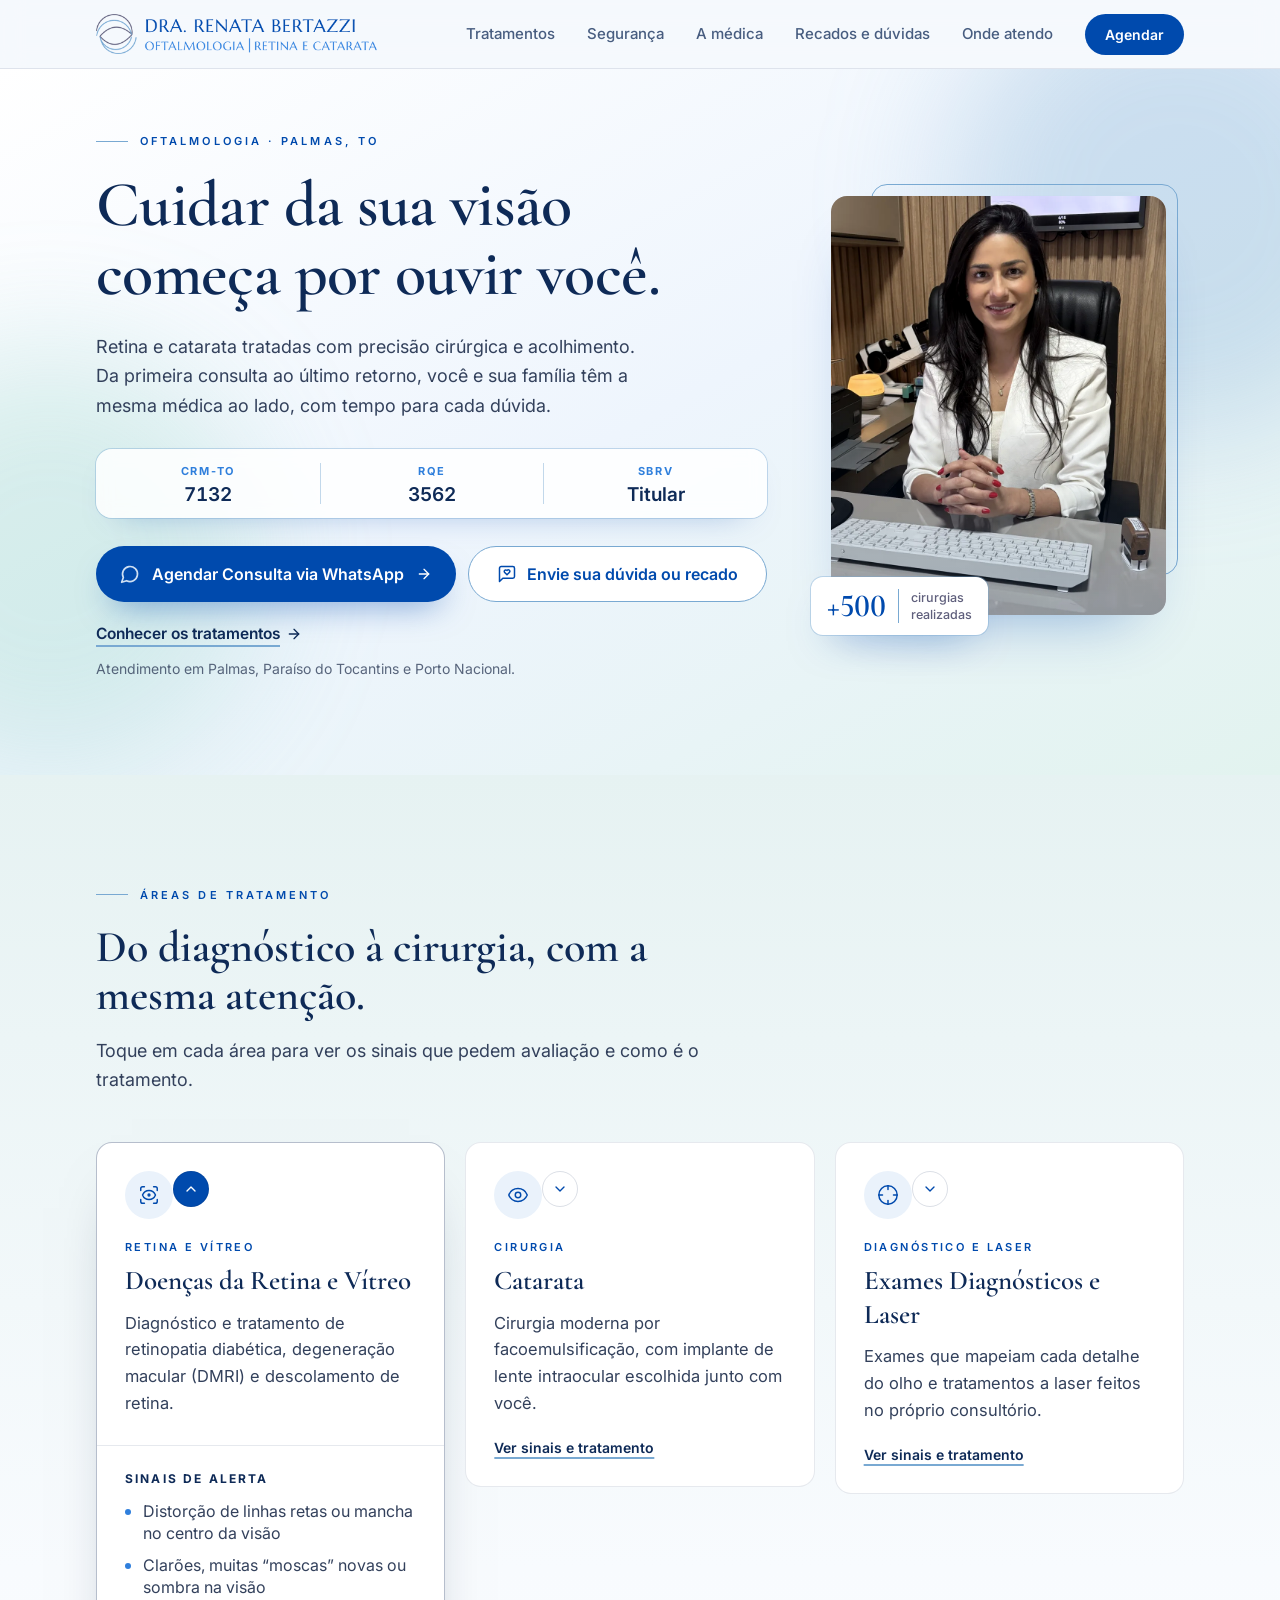
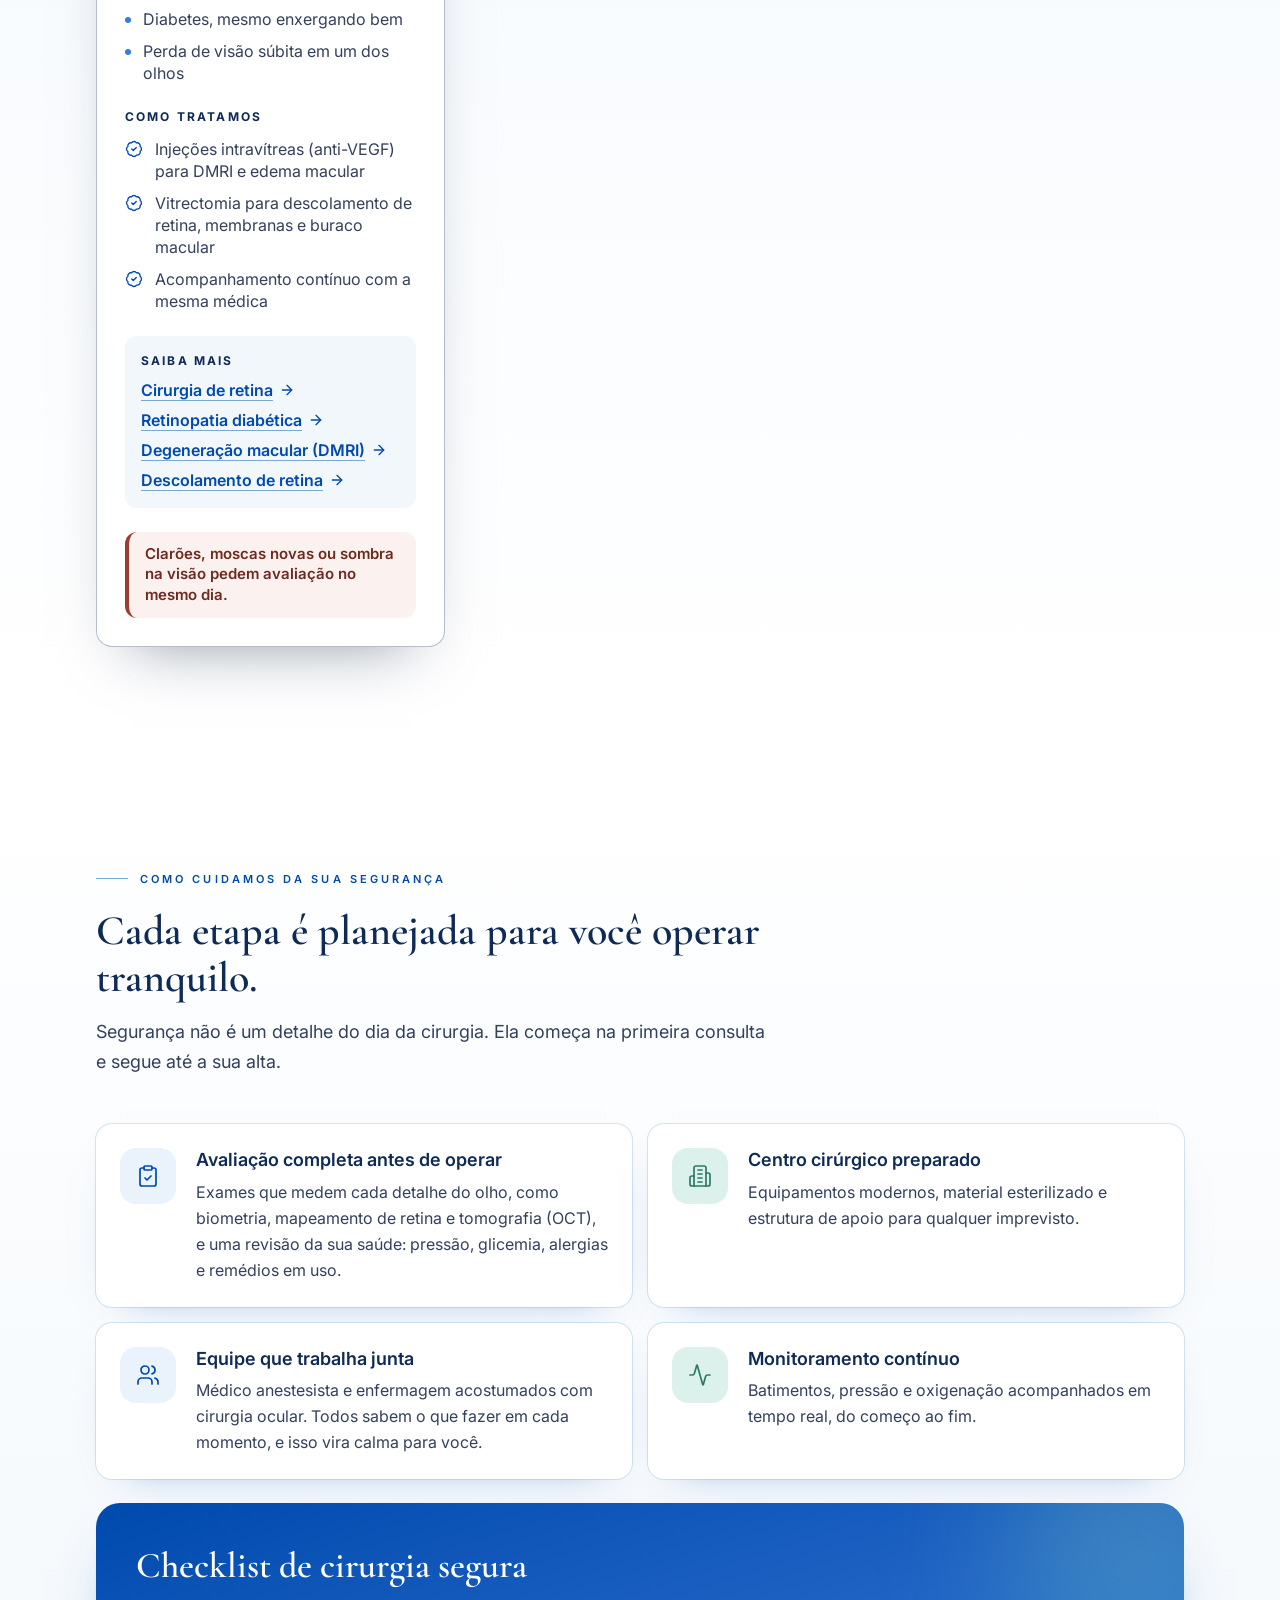
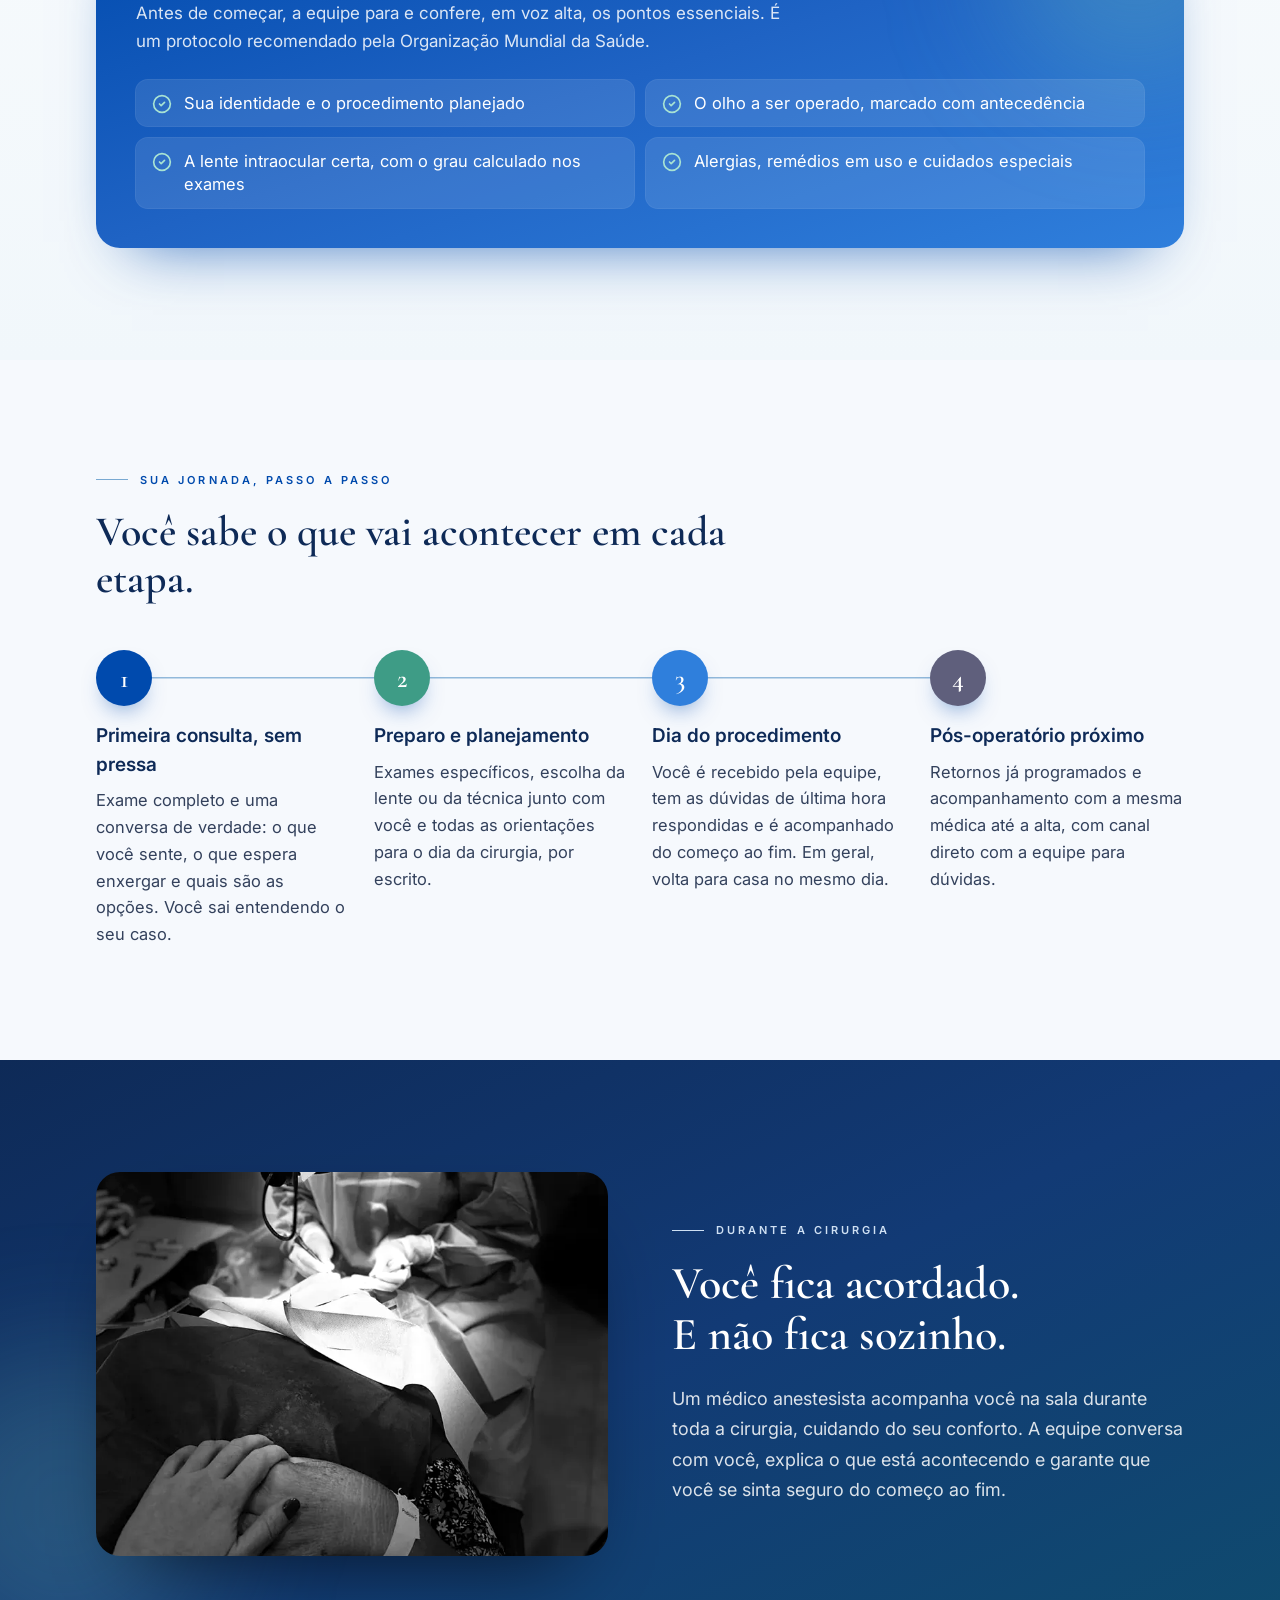
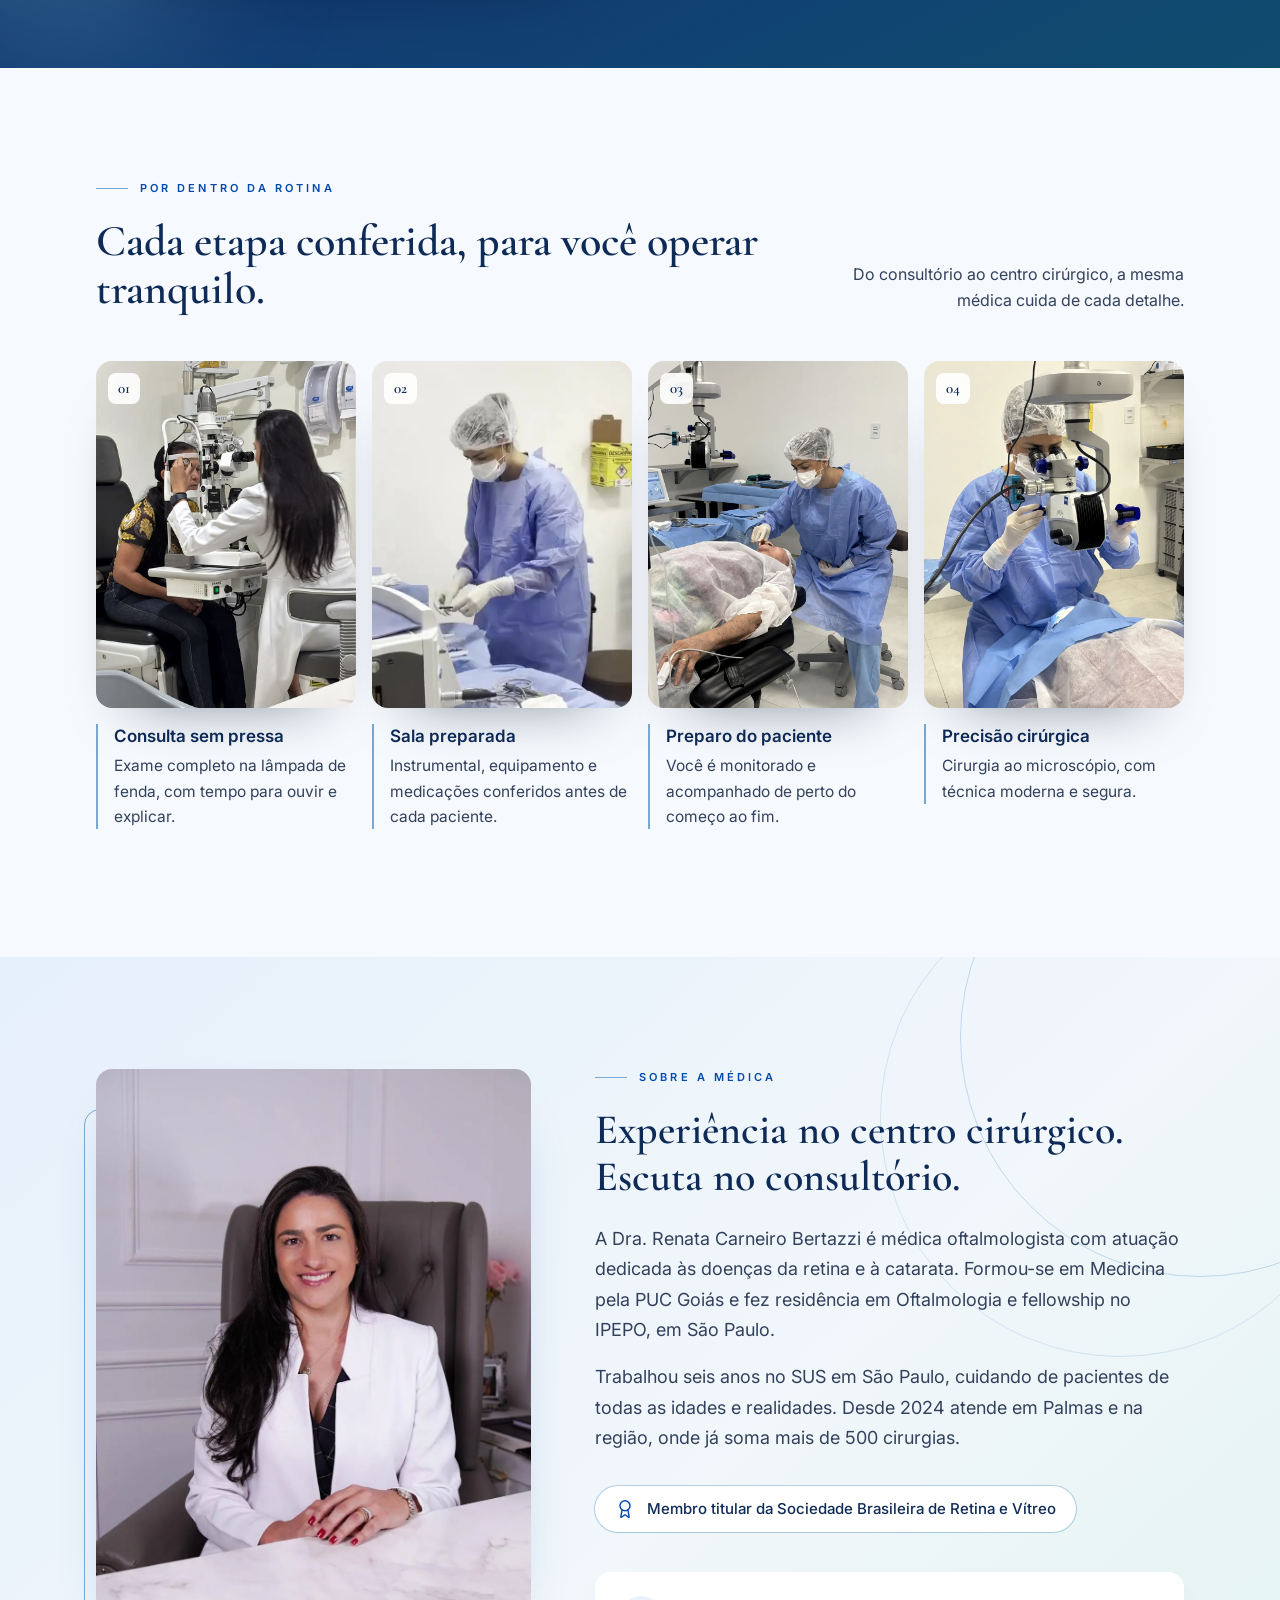
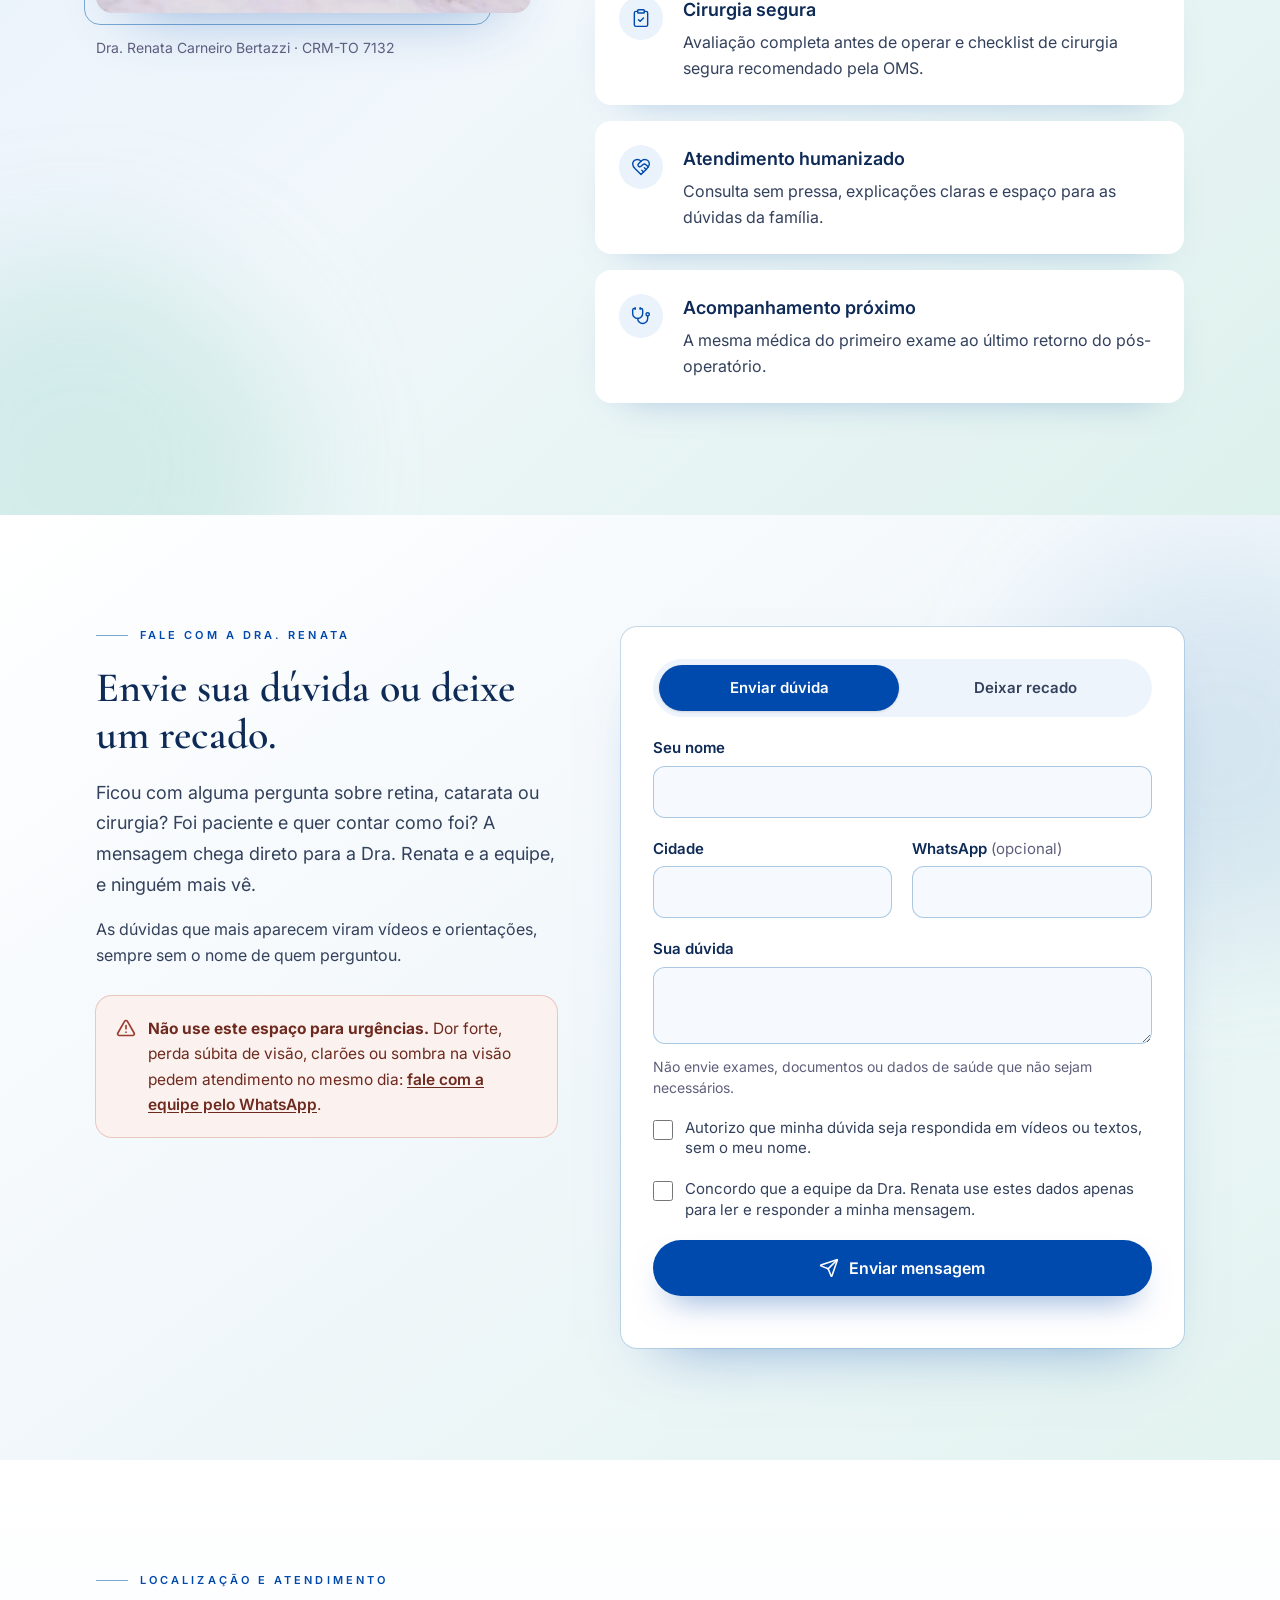
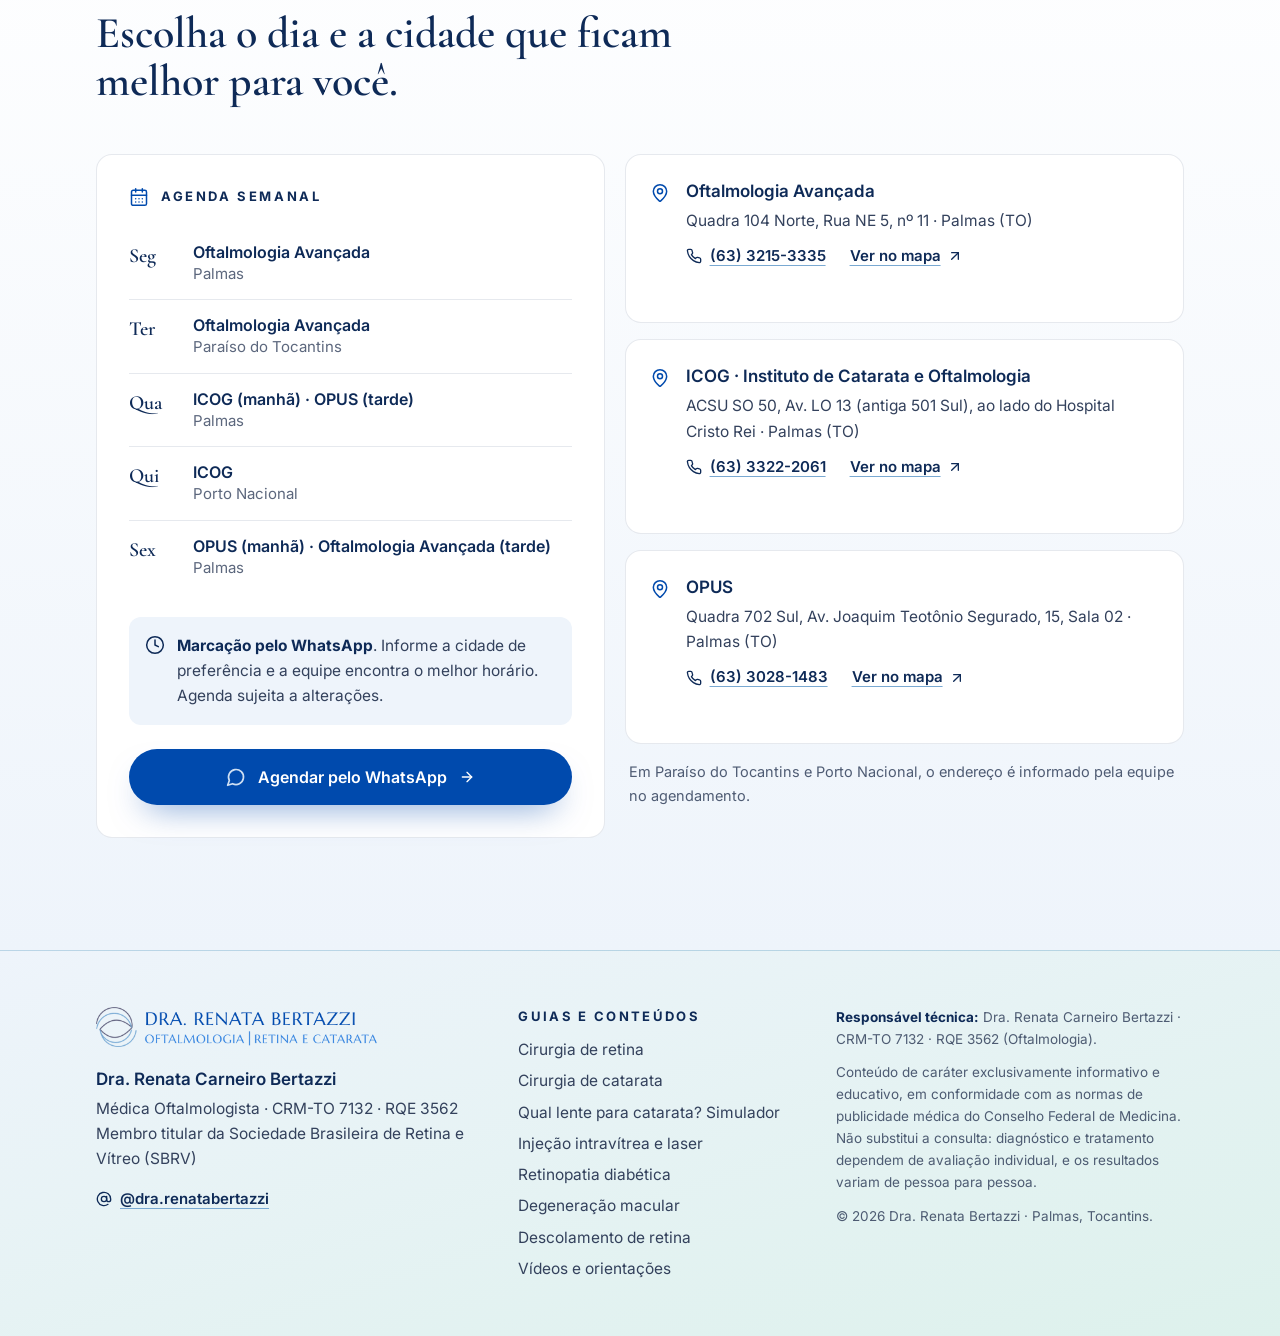
<file: index.html>
<!DOCTYPE html>
<html lang="pt-BR">
<head>
<meta charset="utf-8">
<meta name="viewport" content="width=device-width, initial-scale=1">
<title>Oftalmologista em Palmas (TO) | Retina e Catarata | Dra. Renata Bertazzi</title>
<meta name="description" content="Dra. Renata Bertazzi, oftalmologista em Palmas, Paraíso do Tocantins e Porto Nacional: retina, catarata, injeção intravítrea e laser. CRM-TO 7132, RQE 3562, membro da SBRV.">
<link rel="canonical" href="https://drarenatabertazzi.com.br/">
<meta property="og:type" content="website">
<meta property="og:locale" content="pt_BR">
<meta property="og:site_name" content="Dra. Renata Bertazzi">
<meta property="og:title" content="Oftalmologista em Palmas (TO) | Retina e Catarata | Dra. Renata Bertazzi">
<meta property="og:description" content="Dra. Renata Bertazzi, oftalmologista em Palmas, Paraíso do Tocantins e Porto Nacional: retina, catarata, injeção intravítrea e laser. CRM-TO 7132, RQE 3562, membro da SBRV.">
<meta property="og:url" content="https://drarenatabertazzi.com.br/">
<meta property="og:image" content="https://drarenatabertazzi.com.br/img/dra-renata-consultorio.webp">
<meta name="theme-color" content="#F6F9FD">
<link rel="icon" type="image/png" href="img/simbolo.png">
<link rel="apple-touch-icon" href="img/simbolo-grande.png">
<link rel="preconnect" href="https://fonts.googleapis.com">
<link rel="preconnect" href="https://fonts.gstatic.com" crossorigin>
<link href="https://fonts.googleapis.com/css2?family=Cormorant+Garamond:wght@500;600&family=Inter:wght@400;500;600;700&display=swap" rel="stylesheet">
<link rel="stylesheet" href="assets/landing.css?v=287cb902">
<link rel="preload" as="image" href="img/dra-renata-consultorio.webp">
<script type="application/ld+json">
{
 "@context": "https://schema.org",
 "@graph": [
  {
   "@type": "WebSite",
   "@id": "https://drarenatabertazzi.com.br/#site",
   "url": "https://drarenatabertazzi.com.br/",
   "name": "Dra. Renata Bertazzi · Oftalmologista em Palmas",
   "inLanguage": "pt-BR"
  },
  {
   "@type": "Physician",
   "@id": "https://drarenatabertazzi.com.br/#medica",
   "name": "Dra. Renata Carneiro Bertazzi",
   "alternateName": "Dra. Renata Bertazzi",
   "description": "Médica oftalmologista em Palmas (TO): cirurgia de catarata, cirurgia de retina, injeção intravítrea e laser. Membro da Sociedade Brasileira de Retina e Vítreo.",
   "url": "https://drarenatabertazzi.com.br/",
   "image": "https://drarenatabertazzi.com.br/img/dra-renata-bertazzi-oftalmologista-palmas.webp",
   "logo": "https://drarenatabertazzi.com.br/img/logo-dra-renata-bertazzi.png",
   "medicalSpecialty": "Ophthalmologic",
   "sameAs": [
    "https://www.instagram.com/dra.renatabertazzi/"
   ],
   "address": {
    "@type": "PostalAddress",
    "streetAddress": "ACSU SO 50, Av. LO 13, Conj. 02, Lote 01 (antiga 501 Sul), ao lado do Hospital Cristo Rei",
    "addressLocality": "Palmas",
    "addressRegion": "TO",
    "addressCountry": "BR",
    "postalCode": "77016-010"
   },
   "location": [
    {
     "@type": "MedicalClinic",
     "name": "ICOG · Instituto de Catarata e Oftalmologia",
     "address": {
      "@type": "PostalAddress",
      "streetAddress": "ACSU SO 50, Av. LO 13, Conj. 02, Lote 01 (antiga 501 Sul), ao lado do Hospital Cristo Rei",
      "addressLocality": "Palmas",
      "addressRegion": "TO",
      "addressCountry": "BR",
      "postalCode": "77016-010"
     },
     "telephone": "+55-63-3322-2061"
    },
    {
     "@type": "MedicalClinic",
     "name": "Oftalmologia Avançada",
     "address": {
      "@type": "PostalAddress",
      "streetAddress": "Quadra 104 Norte, Rua NE 5, nº 11",
      "addressLocality": "Palmas",
      "addressRegion": "TO",
      "addressCountry": "BR",
      "postalCode": "77006-020"
     },
     "telephone": "+55-63-3215-3335"
    },
    {
     "@type": "MedicalClinic",
     "name": "OPUS",
     "address": {
      "@type": "PostalAddress",
      "streetAddress": "Quadra 702 Sul, Av. Joaquim Teotônio Segurado, 15, Conj. 01, Sala 02 · Plano Diretor Sul",
      "addressLocality": "Palmas",
      "addressRegion": "TO",
      "addressCountry": "BR"
     },
     "telephone": "+55-63-3028-1483"
    }
   ],
   "areaServed": [
    {
     "@type": "City",
     "name": "Palmas"
    },
    {
     "@type": "City",
     "name": "Paraíso do Tocantins"
    },
    {
     "@type": "City",
     "name": "Porto Nacional"
    }
   ],
   "memberOf": {
    "@type": "MedicalOrganization",
    "name": "Sociedade Brasileira de Retina e Vítreo (SBRV)"
   },
   "availableService": [
    {
     "@type": "MedicalProcedure",
     "name": "Cirurgia de catarata (facoemulsificação)"
    },
    {
     "@type": "MedicalProcedure",
     "name": "Vitrectomia"
    },
    {
     "@type": "MedicalProcedure",
     "name": "Cirurgia de descolamento de retina"
    },
    {
     "@type": "MedicalProcedure",
     "name": "Injeção intravítrea (anti-VEGF)"
    },
    {
     "@type": "MedicalProcedure",
     "name": "Fotocoagulação a laser da retina"
    },
    {
     "@type": "MedicalProcedure",
     "name": "Mapeamento de retina"
    }
   ],
   "identifier": [
    {
     "@type": "PropertyValue",
     "propertyID": "CRM-TO",
     "value": "7132"
    },
    {
     "@type": "PropertyValue",
     "propertyID": "RQE",
     "value": "3562"
    }
   ]
  }
 ]
}
</script>
</head>
<body>
<div id="root"><div class="min-h-screen bg-[#F6F9FD] text-[#0E2A57] antialiased [font-family:&#x27;Inter&#x27;,system-ui,-apple-system,&#x27;Segoe_UI&#x27;,sans-serif]"><style>
        .font-serif { font-family: 'Cormorant Garamond', 'Times New Roman', Georgia, serif; font-weight: 600; }
        html { scroll-behavior: smooth; }
        @media (prefers-reduced-motion: reduce) { html { scroll-behavior: auto; } }
        ::selection { background: #004AAD; color: #fff; }
      </style><header class="sticky top-0 z-40 border-b border-[#0E2A57]/10 bg-[#F6F9FD]/90 backdrop-blur-md"><div class="mx-auto flex h-[68px] max-w-6xl items-center justify-between px-5 lg:px-8"><a href="#inicio" class="flex items-center" aria-label="Dra. Renata Bertazzi, Oftalmologia, Retina e Catarata. Início"><img src="img/logo-dra-renata-bertazzi-web.png" alt="Dra. Renata Bertazzi · Oftalmologia | Retina e Catarata" class="h-[34px] w-auto sm:h-[40px]"/></a><nav class="hidden items-center gap-8 md:flex" aria-label="Principal"><a href="#tratamentos" class="text-[15px] font-medium text-[#0E2A57]/75 transition hover:text-[#0E2A57]">Tratamentos</a><a href="#seguranca" class="text-[15px] font-medium text-[#0E2A57]/75 transition hover:text-[#0E2A57]">Segurança</a><a href="#sobre" class="text-[15px] font-medium text-[#0E2A57]/75 transition hover:text-[#0E2A57]">A médica</a><a href="#fale" class="text-[15px] font-medium text-[#0E2A57]/75 transition hover:text-[#0E2A57]">Recados e dúvidas</a><a href="#atendimento" class="text-[15px] font-medium text-[#0E2A57]/75 transition hover:text-[#0E2A57]">Onde atendo</a><a href="https://wa.me/5511978806444?text=Ol%C3%A1!%20Vim%20pelo%20site%20da%20Dra.%20Renata%20Bertazzi%20e%20gostaria%20de%20agendar%20uma%20consulta." target="_blank" rel="noopener noreferrer" class="rounded-full bg-[#004AAD] px-5 py-2.5 text-[14px] font-semibold text-white hover:bg-[#003C8F]">Agendar</a></nav><button class="grid h-11 w-11 place-items-center rounded-full border border-[#0E2A57]/15 md:hidden" aria-expanded="false" aria-label="Abrir menu"><svg xmlns="http://www.w3.org/2000/svg" width="24" height="24" viewBox="0 0 24 24" fill="none" stroke="currentColor" stroke-width="2" stroke-linecap="round" stroke-linejoin="round" class="lucide lucide-menu h-5 w-5 text-[#0E2A57]"><line x1="4" x2="20" y1="12" y2="12"></line><line x1="4" x2="20" y1="6" y2="6"></line><line x1="4" x2="20" y1="18" y2="18"></line></svg></button></div></header><main><section id="inicio" class="relative overflow-clip bg-gradient-to-br from-[#FFFFFF] via-[#EEF5FD] to-[#E2F3EF]"><div class="pointer-events-none absolute -right-32 -top-24 h-[460px] w-[460px] rounded-full bg-[#79A9D2]/30 blur-3xl"></div><div class="pointer-events-none absolute -left-40 top-[40%] h-[420px] w-[420px] rounded-full bg-[#7CCBB8]/25 blur-3xl"></div><div class="relative mx-auto grid max-w-6xl gap-12 px-5 pb-10 pt-8 lg:grid-cols-[1.05fr_0.95fr] lg:items-center lg:gap-16 lg:px-8 lg:pb-24 lg:pt-16"><div class="relative mx-auto w-full max-w-[290px] sm:max-w-[340px] lg:order-2 lg:max-w-[420px]"><div class="absolute -right-3 -top-3 bottom-10 left-10 rounded-2xl border border-[#79A9D2]" aria-hidden="true"></div><figure class="relative overflow-clip rounded-2xl bg-[#E9EFF7] shadow-[0_30px_60px_-34px_rgba(0,74,173,0.45)]"><img src="img/dra-renata-consultorio.webp" alt="Dra. Renata Bertazzi, médica oftalmologista em Palmas, em seu consultório" class="aspect-[4/5] w-full object-cover object-[50%_15%] [filter:contrast(1.03)_saturate(0.94)]"/><div class="pointer-events-none absolute inset-0 bg-gradient-to-t from-[#004AAD]/15 via-transparent to-transparent"></div></figure><div class="absolute -bottom-5 -left-2 flex items-center gap-3 rounded-xl bg-white px-4 py-3 shadow-[0_18px_40px_-20px_rgba(0,74,173,0.5)] ring-1 ring-[#79A9D2]/40 sm:-left-5"><span class="font-serif text-[32px] leading-none text-[#004AAD] [font-variant-numeric:lining-nums]">+500</span><span class="border-l border-[#79A9D2] pl-3 text-[12.5px] font-medium leading-snug text-[#5F5F7C]">cirurgias<br/>realizadas</span></div></div><div class="pt-4 lg:order-1 lg:pt-0"><p class="flex items-center gap-3 text-[11px] font-semibold uppercase tracking-[0.28em] text-[#004AAD]"><span class="h-px w-8 bg-[#79A9D2]"></span>Oftalmologia · Palmas, TO</p><h1 class="mt-5 font-serif text-[40px] leading-[1.08] tracking-[-0.01em] text-[#0E2A57] sm:text-[54px] lg:text-[64px]">Cuidar da sua visão começa por ouvir você.</h1><p class="mt-6 max-w-[34rem] text-[18px] leading-[1.65] text-[#33415C]">Retina e catarata tratadas com precisão cirúrgica e acolhimento. Da primeira consulta ao último retorno, você e sua família têm a mesma médica ao lado, com tempo para cada dúvida.</p><dl class="mt-7 grid grid-cols-3 divide-x divide-[#79A9D2]/45 rounded-2xl bg-white/85 py-3.5 shadow-[0_14px_34px_-24px_rgba(0,74,173,0.5)] ring-1 ring-[#79A9D2]/40 backdrop-blur"><div class="flex flex-col items-center justify-center px-2 text-center"><dt class="text-[11px] font-bold uppercase tracking-[0.16em] text-[#2F7FDC]">CRM-TO</dt><dd class="mt-1.5 text-[19px] font-semibold leading-none tabular-nums text-[#0E2A57]">7132</dd></div><div class="flex flex-col items-center justify-center px-2 text-center"><dt class="text-[11px] font-bold uppercase tracking-[0.16em] text-[#2F7FDC]">RQE</dt><dd class="mt-1.5 text-[19px] font-semibold leading-none tabular-nums text-[#0E2A57]">3562</dd></div><div class="flex flex-col items-center justify-center px-2 text-center"><dt class="text-[11px] font-bold uppercase tracking-[0.16em] text-[#2F7FDC]">SBRV</dt><dd class="mt-1.5 text-[19px] font-semibold leading-none tabular-nums text-[#0E2A57]">Titular</dd></div></dl><div id="hero-cta" class="mt-7 flex flex-col gap-3 sm:flex-row"><a href="https://wa.me/5511978806444?text=Ol%C3%A1!%20Vim%20pelo%20site%20da%20Dra.%20Renata%20Bertazzi%20e%20gostaria%20de%20agendar%20uma%20consulta." target="_blank" rel="noopener noreferrer" class="group inline-flex min-h-[56px] items-center justify-center gap-3 whitespace-nowrap rounded-full bg-[#004AAD] px-6 text-[16px] font-semibold text-white shadow-[0_16px_34px_-16px_rgba(0,74,173,0.6)] transition hover:bg-[#003C8F] focus:outline-none focus-visible:ring-4 focus-visible:ring-[#79A9D2] "><svg xmlns="http://www.w3.org/2000/svg" width="24" height="24" viewBox="0 0 24 24" fill="none" stroke="currentColor" stroke-width="2" stroke-linecap="round" stroke-linejoin="round" class="lucide lucide-message-circle h-5 w-5 text-[#CFE0F3]"><path d="M7.9 20A9 9 0 1 0 4 16.1L2 22Z"></path></svg>Agendar Consulta via WhatsApp<svg xmlns="http://www.w3.org/2000/svg" width="24" height="24" viewBox="0 0 24 24" fill="none" stroke="currentColor" stroke-width="2" stroke-linecap="round" stroke-linejoin="round" class="lucide lucide-arrow-right hidden h-4 w-4 transition group-hover:translate-x-0.5 min-[400px]:block"><path d="M5 12h14"></path><path d="m12 5 7 7-7 7"></path></svg></a><a href="#fale" class="inline-flex min-h-[56px] items-center justify-center gap-2.5 whitespace-nowrap rounded-full border border-[#79A9D2] bg-white px-7 text-[16px] font-semibold text-[#004AAD] transition hover:border-[#004AAD]"><svg xmlns="http://www.w3.org/2000/svg" width="24" height="24" viewBox="0 0 24 24" fill="none" stroke="currentColor" stroke-width="1.8" stroke-linecap="round" stroke-linejoin="round" class="lucide lucide-message-square-heart h-5 w-5"><path d="M21 15a2 2 0 0 1-2 2H7l-4 4V5a2 2 0 0 1 2-2h14a2 2 0 0 1 2 2z"></path><path d="M14.8 7.5a1.84 1.84 0 0 0-2.6 0l-.2.3-.3-.3a1.84 1.84 0 1 0-2.4 2.8L12 13l2.7-2.7c.9-.9.8-2.1.1-2.8"></path></svg>Envie sua dúvida ou recado</a></div><a href="#tratamentos" class="mt-5 inline-flex items-center gap-1.5 text-[15.5px] font-semibold text-[#0E2A57] underline decoration-[#79A9D2] decoration-2 underline-offset-[6px] transition hover:decoration-[#004AAD]">Conhecer os tratamentos <svg xmlns="http://www.w3.org/2000/svg" width="24" height="24" viewBox="0 0 24 24" fill="none" stroke="currentColor" stroke-width="2" stroke-linecap="round" stroke-linejoin="round" class="lucide lucide-arrow-right h-4 w-4"><path d="M5 12h14"></path><path d="m12 5 7 7-7 7"></path></svg></a><p class="mt-3 text-[14px] text-[#33415C]/80">Atendimento em Palmas, Paraíso do Tocantins e Porto Nacional.</p></div></div></section><section id="tratamentos" class="bg-gradient-to-b from-[#E6F2F2] via-[#F8FBFE] to-white pb-20 pt-10 lg:py-28"><div class="mx-auto max-w-6xl px-5 lg:px-8"><div class="max-w-2xl"><p class="flex items-center gap-3 text-[11px] font-semibold uppercase tracking-[0.28em] text-[#004AAD]"><span class="h-px w-8 bg-[#79A9D2]"></span>Áreas de tratamento</p><h2 class="mt-5 font-serif text-[36px] leading-[1.1] text-[#0E2A57] sm:text-[44px]">Do diagnóstico à cirurgia, com a mesma atenção.</h2><p class="mt-4 text-[18px] leading-relaxed text-[#33415C]">Toque em cada área para ver os sinais que pedem avaliação e como é o tratamento.</p></div><div class="mt-12 grid items-start gap-5 lg:grid-cols-3"><article class="flex flex-col rounded-2xl border bg-white transition border-[#0E2A57]/30 shadow-[0_30px_60px_-36px_rgba(11,30,54,0.5)]"><button aria-expanded="true" class="flex w-full flex-col gap-5 p-6 text-left focus:outline-none focus-visible:ring-4 focus-visible:ring-[#79A9D2] sm:p-7"><div class="flex items-start justify-between"><span class="grid h-12 w-12 place-items-center rounded-full bg-[#EAF2FB] text-[#004AAD]"><svg xmlns="http://www.w3.org/2000/svg" width="24" height="24" viewBox="0 0 24 24" fill="none" stroke="currentColor" stroke-width="1.6" stroke-linecap="round" stroke-linejoin="round" class="lucide lucide-scan-eye h-[22px] w-[22px]"><path d="M3 7V5a2 2 0 0 1 2-2h2"></path><path d="M17 3h2a2 2 0 0 1 2 2v2"></path><path d="M21 17v2a2 2 0 0 1-2 2h-2"></path><path d="M7 21H5a2 2 0 0 1-2-2v-2"></path><circle cx="12" cy="12" r="1"></circle><path d="M18.944 12.33a1 1 0 0 0 0-.66 7.5 7.5 0 0 0-13.888 0 1 1 0 0 0 0 .66 7.5 7.5 0 0 0 13.888 0"></path></svg></span><span class="grid h-9 w-9 place-items-center rounded-full border border-[#0E2A57]/15 transition rotate-180 bg-[#004AAD] text-white border-[#004AAD]"><svg xmlns="http://www.w3.org/2000/svg" width="24" height="24" viewBox="0 0 24 24" fill="none" stroke="currentColor" stroke-width="2" stroke-linecap="round" stroke-linejoin="round" class="lucide lucide-chevron-down h-4 w-4"><path d="m6 9 6 6 6-6"></path></svg></span></div><div><p class="text-[11px] font-semibold uppercase tracking-[0.22em] text-[#004AAD]">Retina e Vítreo</p><h3 class="mt-2 font-serif text-[27px] leading-tight text-[#0E2A57]">Doenças da Retina e Vítreo</h3><p class="mt-3 text-[16.5px] leading-relaxed text-[#33415C]">Diagnóstico e tratamento de retinopatia diabética, degeneração macular (DMRI) e descolamento de retina.</p></div></button><div class="grid gap-6 border-t border-[#0E2A57]/10 px-6 pb-7 pt-6 sm:px-7"><div><p class="text-[12px] font-bold uppercase tracking-[0.18em] text-[#0E2A57]">Sinais de alerta</p><ul class="mt-3 grid gap-2.5"><li class="flex gap-3 text-[16px] leading-snug text-[#33415C]"><span class="mt-[9px] h-1.5 w-1.5 flex-none rounded-full bg-[#2F7FDC]"></span>Distorção de linhas retas ou mancha no centro da visão</li><li class="flex gap-3 text-[16px] leading-snug text-[#33415C]"><span class="mt-[9px] h-1.5 w-1.5 flex-none rounded-full bg-[#2F7FDC]"></span>Clarões, muitas “moscas” novas ou sombra na visão</li><li class="flex gap-3 text-[16px] leading-snug text-[#33415C]"><span class="mt-[9px] h-1.5 w-1.5 flex-none rounded-full bg-[#2F7FDC]"></span>Diabetes, mesmo enxergando bem</li><li class="flex gap-3 text-[16px] leading-snug text-[#33415C]"><span class="mt-[9px] h-1.5 w-1.5 flex-none rounded-full bg-[#2F7FDC]"></span>Perda de visão súbita em um dos olhos</li></ul></div><div><p class="text-[12px] font-bold uppercase tracking-[0.18em] text-[#0E2A57]">Como tratamos</p><ul class="mt-3 grid gap-2.5"><li class="flex gap-3 text-[16px] leading-snug text-[#33415C]"><svg xmlns="http://www.w3.org/2000/svg" width="24" height="24" viewBox="0 0 24 24" fill="none" stroke="currentColor" stroke-width="1.8" stroke-linecap="round" stroke-linejoin="round" class="lucide lucide-badge-check mt-0.5 h-[18px] w-[18px] flex-none text-[#004AAD]"><path d="M3.85 8.62a4 4 0 0 1 4.78-4.77 4 4 0 0 1 6.74 0 4 4 0 0 1 4.78 4.78 4 4 0 0 1 0 6.74 4 4 0 0 1-4.77 4.78 4 4 0 0 1-6.75 0 4 4 0 0 1-4.78-4.77 4 4 0 0 1 0-6.76Z"></path><path d="m9 12 2 2 4-4"></path></svg>Injeções intravítreas (anti-VEGF) para DMRI e edema macular</li><li class="flex gap-3 text-[16px] leading-snug text-[#33415C]"><svg xmlns="http://www.w3.org/2000/svg" width="24" height="24" viewBox="0 0 24 24" fill="none" stroke="currentColor" stroke-width="1.8" stroke-linecap="round" stroke-linejoin="round" class="lucide lucide-badge-check mt-0.5 h-[18px] w-[18px] flex-none text-[#004AAD]"><path d="M3.85 8.62a4 4 0 0 1 4.78-4.77 4 4 0 0 1 6.74 0 4 4 0 0 1 4.78 4.78 4 4 0 0 1 0 6.74 4 4 0 0 1-4.77 4.78 4 4 0 0 1-6.75 0 4 4 0 0 1-4.78-4.77 4 4 0 0 1 0-6.76Z"></path><path d="m9 12 2 2 4-4"></path></svg>Vitrectomia para descolamento de retina, membranas e buraco macular</li><li class="flex gap-3 text-[16px] leading-snug text-[#33415C]"><svg xmlns="http://www.w3.org/2000/svg" width="24" height="24" viewBox="0 0 24 24" fill="none" stroke="currentColor" stroke-width="1.8" stroke-linecap="round" stroke-linejoin="round" class="lucide lucide-badge-check mt-0.5 h-[18px] w-[18px] flex-none text-[#004AAD]"><path d="M3.85 8.62a4 4 0 0 1 4.78-4.77 4 4 0 0 1 6.74 0 4 4 0 0 1 4.78 4.78 4 4 0 0 1 0 6.74 4 4 0 0 1-4.77 4.78 4 4 0 0 1-6.75 0 4 4 0 0 1-4.78-4.77 4 4 0 0 1 0-6.76Z"></path><path d="m9 12 2 2 4-4"></path></svg>Acompanhamento contínuo com a mesma médica</li></ul></div><div class="rounded-xl bg-[#F1F7FB] p-4"><p class="text-[12px] font-bold uppercase tracking-[0.18em] text-[#0E2A57]">Saiba mais</p><ul class="mt-2 grid gap-1.5"><li><a href="cirurgia-de-retina-palmas.html" class="inline-flex items-center gap-1.5 text-[16px] font-semibold text-[#004AAD] underline decoration-[#79A9D2] underline-offset-4 hover:decoration-[#004AAD]">Cirurgia de retina<svg xmlns="http://www.w3.org/2000/svg" width="24" height="24" viewBox="0 0 24 24" fill="none" stroke="currentColor" stroke-width="2" stroke-linecap="round" stroke-linejoin="round" class="lucide lucide-arrow-right h-4 w-4"><path d="M5 12h14"></path><path d="m12 5 7 7-7 7"></path></svg></a></li><li><a href="retinopatia-diabetica.html" class="inline-flex items-center gap-1.5 text-[16px] font-semibold text-[#004AAD] underline decoration-[#79A9D2] underline-offset-4 hover:decoration-[#004AAD]">Retinopatia diabética<svg xmlns="http://www.w3.org/2000/svg" width="24" height="24" viewBox="0 0 24 24" fill="none" stroke="currentColor" stroke-width="2" stroke-linecap="round" stroke-linejoin="round" class="lucide lucide-arrow-right h-4 w-4"><path d="M5 12h14"></path><path d="m12 5 7 7-7 7"></path></svg></a></li><li><a href="degeneracao-macular.html" class="inline-flex items-center gap-1.5 text-[16px] font-semibold text-[#004AAD] underline decoration-[#79A9D2] underline-offset-4 hover:decoration-[#004AAD]">Degeneração macular (DMRI)<svg xmlns="http://www.w3.org/2000/svg" width="24" height="24" viewBox="0 0 24 24" fill="none" stroke="currentColor" stroke-width="2" stroke-linecap="round" stroke-linejoin="round" class="lucide lucide-arrow-right h-4 w-4"><path d="M5 12h14"></path><path d="m12 5 7 7-7 7"></path></svg></a></li><li><a href="descolamento-de-retina.html" class="inline-flex items-center gap-1.5 text-[16px] font-semibold text-[#004AAD] underline decoration-[#79A9D2] underline-offset-4 hover:decoration-[#004AAD]">Descolamento de retina<svg xmlns="http://www.w3.org/2000/svg" width="24" height="24" viewBox="0 0 24 24" fill="none" stroke="currentColor" stroke-width="2" stroke-linecap="round" stroke-linejoin="round" class="lucide lucide-arrow-right h-4 w-4"><path d="M5 12h14"></path><path d="m12 5 7 7-7 7"></path></svg></a></li></ul></div><p class="rounded-xl border-l-4 border-[#9B3D2E] bg-[#FBF1EE] px-4 py-3 text-[15px] font-semibold leading-snug text-[#6E2A1F]">Clarões, moscas novas ou sombra na visão pedem avaliação no mesmo dia.</p></div></article><article class="flex flex-col rounded-2xl border bg-white transition border-[#0E2A57]/10 hover:border-[#0E2A57]/25"><button aria-expanded="false" class="flex w-full flex-col gap-5 p-6 text-left focus:outline-none focus-visible:ring-4 focus-visible:ring-[#79A9D2] sm:p-7"><div class="flex items-start justify-between"><span class="grid h-12 w-12 place-items-center rounded-full bg-[#EAF2FB] text-[#004AAD]"><svg xmlns="http://www.w3.org/2000/svg" width="24" height="24" viewBox="0 0 24 24" fill="none" stroke="currentColor" stroke-width="1.6" stroke-linecap="round" stroke-linejoin="round" class="lucide lucide-eye h-[22px] w-[22px]"><path d="M2.062 12.348a1 1 0 0 1 0-.696 10.75 10.75 0 0 1 19.876 0 1 1 0 0 1 0 .696 10.75 10.75 0 0 1-19.876 0"></path><circle cx="12" cy="12" r="3"></circle></svg></span><span class="grid h-9 w-9 place-items-center rounded-full border border-[#0E2A57]/15 transition text-[#004AAD]"><svg xmlns="http://www.w3.org/2000/svg" width="24" height="24" viewBox="0 0 24 24" fill="none" stroke="currentColor" stroke-width="2" stroke-linecap="round" stroke-linejoin="round" class="lucide lucide-chevron-down h-4 w-4"><path d="m6 9 6 6 6-6"></path></svg></span></div><div><p class="text-[11px] font-semibold uppercase tracking-[0.22em] text-[#004AAD]">Cirurgia</p><h3 class="mt-2 font-serif text-[27px] leading-tight text-[#0E2A57]">Catarata</h3><p class="mt-3 text-[16.5px] leading-relaxed text-[#33415C]">Cirurgia moderna por facoemulsificação, com implante de lente intraocular escolhida junto com você.</p></div><span class="text-[14px] font-semibold text-[#0E2A57] underline decoration-[#79A9D2] decoration-2 underline-offset-4">Ver sinais e tratamento</span></button></article><article class="flex flex-col rounded-2xl border bg-white transition border-[#0E2A57]/10 hover:border-[#0E2A57]/25"><button aria-expanded="false" class="flex w-full flex-col gap-5 p-6 text-left focus:outline-none focus-visible:ring-4 focus-visible:ring-[#79A9D2] sm:p-7"><div class="flex items-start justify-between"><span class="grid h-12 w-12 place-items-center rounded-full bg-[#EAF2FB] text-[#004AAD]"><svg xmlns="http://www.w3.org/2000/svg" width="24" height="24" viewBox="0 0 24 24" fill="none" stroke="currentColor" stroke-width="1.6" stroke-linecap="round" stroke-linejoin="round" class="lucide lucide-crosshair h-[22px] w-[22px]"><circle cx="12" cy="12" r="10"></circle><line x1="22" x2="18" y1="12" y2="12"></line><line x1="6" x2="2" y1="12" y2="12"></line><line x1="12" x2="12" y1="6" y2="2"></line><line x1="12" x2="12" y1="22" y2="18"></line></svg></span><span class="grid h-9 w-9 place-items-center rounded-full border border-[#0E2A57]/15 transition text-[#004AAD]"><svg xmlns="http://www.w3.org/2000/svg" width="24" height="24" viewBox="0 0 24 24" fill="none" stroke="currentColor" stroke-width="2" stroke-linecap="round" stroke-linejoin="round" class="lucide lucide-chevron-down h-4 w-4"><path d="m6 9 6 6 6-6"></path></svg></span></div><div><p class="text-[11px] font-semibold uppercase tracking-[0.22em] text-[#004AAD]">Diagnóstico e Laser</p><h3 class="mt-2 font-serif text-[27px] leading-tight text-[#0E2A57]">Exames Diagnósticos e Laser</h3><p class="mt-3 text-[16.5px] leading-relaxed text-[#33415C]">Exames que mapeiam cada detalhe do olho e tratamentos a laser feitos no próprio consultório.</p></div><span class="text-[14px] font-semibold text-[#0E2A57] underline decoration-[#79A9D2] decoration-2 underline-offset-4">Ver sinais e tratamento</span></button></article></div></div></section><section id="seguranca" class="bg-gradient-to-b from-white to-[#F1F7FB] py-20 lg:py-28"><div class="mx-auto max-w-6xl px-5 lg:px-8"><div class="max-w-2xl"><p class="flex items-center gap-3 text-[11px] font-semibold uppercase tracking-[0.28em] text-[#004AAD]"><span class="h-px w-8 bg-[#79A9D2]"></span>Como cuidamos da sua segurança</p><h2 class="mt-5 font-serif text-[34px] leading-[1.12] text-[#0E2A57] sm:text-[42px]">Cada etapa é planejada para você operar tranquilo.</h2><p class="mt-4 text-[18px] leading-relaxed text-[#33415C]">Segurança não é um detalhe do dia da cirurgia. Ela começa na primeira consulta e segue até a sua alta.</p></div><div class="mt-12 grid gap-4 sm:grid-cols-2"><div class="flex gap-5 rounded-2xl bg-white p-6 shadow-[0_16px_40px_-30px_rgba(0,74,173,0.5)] ring-1 ring-[#79A9D2]/30"><span class="grid h-14 w-14 flex-none place-items-center rounded-2xl bg-[#EAF2FB] text-[#004AAD]"><svg xmlns="http://www.w3.org/2000/svg" width="24" height="24" viewBox="0 0 24 24" fill="none" stroke="currentColor" stroke-width="1.7" stroke-linecap="round" stroke-linejoin="round" class="lucide lucide-clipboard-check h-6 w-6"><rect width="8" height="4" x="8" y="2" rx="1" ry="1"></rect><path d="M16 4h2a2 2 0 0 1 2 2v14a2 2 0 0 1-2 2H6a2 2 0 0 1-2-2V6a2 2 0 0 1 2-2h2"></path><path d="m9 14 2 2 4-4"></path></svg></span><div><h3 class="text-[18px] font-semibold leading-snug text-[#0E2A57]">Avaliação completa antes de operar</h3><p class="mt-1.5 text-[16px] leading-relaxed text-[#33415C]">Exames que medem cada detalhe do olho, como biometria, mapeamento de retina e tomografia (OCT), e uma revisão da sua saúde: pressão, glicemia, alergias e remédios em uso.</p></div></div><div class="flex gap-5 rounded-2xl bg-white p-6 shadow-[0_16px_40px_-30px_rgba(0,74,173,0.5)] ring-1 ring-[#79A9D2]/30"><span class="grid h-14 w-14 flex-none place-items-center rounded-2xl bg-[#DDF1EC] text-[#2C7A66]"><svg xmlns="http://www.w3.org/2000/svg" width="24" height="24" viewBox="0 0 24 24" fill="none" stroke="currentColor" stroke-width="1.7" stroke-linecap="round" stroke-linejoin="round" class="lucide lucide-building2 h-6 w-6"><path d="M6 22V4a2 2 0 0 1 2-2h8a2 2 0 0 1 2 2v18Z"></path><path d="M6 12H4a2 2 0 0 0-2 2v6a2 2 0 0 0 2 2h2"></path><path d="M18 9h2a2 2 0 0 1 2 2v9a2 2 0 0 1-2 2h-2"></path><path d="M10 6h4"></path><path d="M10 10h4"></path><path d="M10 14h4"></path><path d="M10 18h4"></path></svg></span><div><h3 class="text-[18px] font-semibold leading-snug text-[#0E2A57]">Centro cirúrgico preparado</h3><p class="mt-1.5 text-[16px] leading-relaxed text-[#33415C]">Equipamentos modernos, material esterilizado e estrutura de apoio para qualquer imprevisto.</p></div></div><div class="flex gap-5 rounded-2xl bg-white p-6 shadow-[0_16px_40px_-30px_rgba(0,74,173,0.5)] ring-1 ring-[#79A9D2]/30"><span class="grid h-14 w-14 flex-none place-items-center rounded-2xl bg-[#EAF2FB] text-[#004AAD]"><svg xmlns="http://www.w3.org/2000/svg" width="24" height="24" viewBox="0 0 24 24" fill="none" stroke="currentColor" stroke-width="1.7" stroke-linecap="round" stroke-linejoin="round" class="lucide lucide-users h-6 w-6"><path d="M16 21v-2a4 4 0 0 0-4-4H6a4 4 0 0 0-4 4v2"></path><circle cx="9" cy="7" r="4"></circle><path d="M22 21v-2a4 4 0 0 0-3-3.87"></path><path d="M16 3.13a4 4 0 0 1 0 7.75"></path></svg></span><div><h3 class="text-[18px] font-semibold leading-snug text-[#0E2A57]">Equipe que trabalha junta</h3><p class="mt-1.5 text-[16px] leading-relaxed text-[#33415C]">Médico anestesista e enfermagem acostumados com cirurgia ocular. Todos sabem o que fazer em cada momento, e isso vira calma para você.</p></div></div><div class="flex gap-5 rounded-2xl bg-white p-6 shadow-[0_16px_40px_-30px_rgba(0,74,173,0.5)] ring-1 ring-[#79A9D2]/30"><span class="grid h-14 w-14 flex-none place-items-center rounded-2xl bg-[#DDF1EC] text-[#2C7A66]"><svg xmlns="http://www.w3.org/2000/svg" width="24" height="24" viewBox="0 0 24 24" fill="none" stroke="currentColor" stroke-width="1.7" stroke-linecap="round" stroke-linejoin="round" class="lucide lucide-activity h-6 w-6"><path d="M22 12h-2.48a2 2 0 0 0-1.93 1.46l-2.35 8.36a.25.25 0 0 1-.48 0L9.24 2.18a.25.25 0 0 0-.48 0l-2.35 8.36A2 2 0 0 1 4.49 12H2"></path></svg></span><div><h3 class="text-[18px] font-semibold leading-snug text-[#0E2A57]">Monitoramento contínuo</h3><p class="mt-1.5 text-[16px] leading-relaxed text-[#33415C]">Batimentos, pressão e oxigenação acompanhados em tempo real, do começo ao fim.</p></div></div></div><div class="relative mt-6 overflow-clip rounded-3xl bg-gradient-to-br from-[#004AAD] via-[#1F63C4] to-[#2F7FDC] p-7 text-white shadow-[0_30px_60px_-36px_rgba(0,74,173,0.8)] sm:p-10"><div class="pointer-events-none absolute -right-20 -top-20 h-64 w-64 rounded-full bg-[#7CCBB8]/30 blur-3xl"></div><h3 class="relative font-serif text-[30px] leading-tight sm:text-[36px]">Checklist de cirurgia segura</h3><p class="relative mt-3 max-w-2xl text-[17px] leading-relaxed text-white/85">Antes de começar, a equipe para e confere, em voz alta, os pontos essenciais. É um protocolo recomendado pela Organização Mundial da Saúde.</p><ul class="relative mt-6 grid gap-3 sm:grid-cols-2"><li class="flex gap-3 rounded-xl bg-white/10 px-4 py-3 text-[16.5px] leading-snug ring-1 ring-white/15"><svg xmlns="http://www.w3.org/2000/svg" width="24" height="24" viewBox="0 0 24 24" fill="none" stroke="currentColor" stroke-width="2" stroke-linecap="round" stroke-linejoin="round" class="lucide lucide-circle-check mt-0.5 h-5 w-5 flex-none text-[#A8E3D3]"><circle cx="12" cy="12" r="10"></circle><path d="m9 12 2 2 4-4"></path></svg>Sua identidade e o procedimento planejado</li><li class="flex gap-3 rounded-xl bg-white/10 px-4 py-3 text-[16.5px] leading-snug ring-1 ring-white/15"><svg xmlns="http://www.w3.org/2000/svg" width="24" height="24" viewBox="0 0 24 24" fill="none" stroke="currentColor" stroke-width="2" stroke-linecap="round" stroke-linejoin="round" class="lucide lucide-circle-check mt-0.5 h-5 w-5 flex-none text-[#A8E3D3]"><circle cx="12" cy="12" r="10"></circle><path d="m9 12 2 2 4-4"></path></svg>O olho a ser operado, marcado com antecedência</li><li class="flex gap-3 rounded-xl bg-white/10 px-4 py-3 text-[16.5px] leading-snug ring-1 ring-white/15"><svg xmlns="http://www.w3.org/2000/svg" width="24" height="24" viewBox="0 0 24 24" fill="none" stroke="currentColor" stroke-width="2" stroke-linecap="round" stroke-linejoin="round" class="lucide lucide-circle-check mt-0.5 h-5 w-5 flex-none text-[#A8E3D3]"><circle cx="12" cy="12" r="10"></circle><path d="m9 12 2 2 4-4"></path></svg>A lente intraocular certa, com o grau calculado nos exames</li><li class="flex gap-3 rounded-xl bg-white/10 px-4 py-3 text-[16.5px] leading-snug ring-1 ring-white/15"><svg xmlns="http://www.w3.org/2000/svg" width="24" height="24" viewBox="0 0 24 24" fill="none" stroke="currentColor" stroke-width="2" stroke-linecap="round" stroke-linejoin="round" class="lucide lucide-circle-check mt-0.5 h-5 w-5 flex-none text-[#A8E3D3]"><circle cx="12" cy="12" r="10"></circle><path d="m9 12 2 2 4-4"></path></svg>Alergias, remédios em uso e cuidados especiais</li></ul></div></div></section><section id="jornada" class="bg-[#F6F9FD] py-20 lg:py-28"><div class="mx-auto max-w-6xl px-5 lg:px-8"><div class="max-w-2xl"><p class="flex items-center gap-3 text-[11px] font-semibold uppercase tracking-[0.28em] text-[#004AAD]"><span class="h-px w-8 bg-[#79A9D2]"></span>Sua jornada, passo a passo</p><h2 class="mt-5 font-serif text-[34px] leading-[1.12] text-[#0E2A57] sm:text-[42px]">Você sabe o que vai acontecer em cada etapa.</h2></div><ol class="mt-12 grid gap-0 lg:grid-cols-4 lg:gap-6"><li class="relative flex gap-5 pb-10 last:pb-0 lg:flex-col lg:gap-4 lg:pb-0"><span class="absolute left-[27px] top-14 h-[calc(100%-56px)] w-0.5 bg-gradient-to-b from-[#79A9D2] to-[#79A9D2]/20 lg:left-14 lg:top-[27px] lg:h-0.5 lg:w-[calc(100%-32px)]" aria-hidden="true"></span><span class="relative grid h-14 w-14 flex-none place-items-center rounded-full font-serif text-[26px] text-white shadow-[0_12px_24px_-12px_rgba(0,74,173,0.7)] bg-[#004AAD]">1</span><div><h3 class="text-[19px] font-semibold text-[#0E2A57]">Primeira consulta, sem pressa</h3><p class="mt-2 text-[16.5px] leading-relaxed text-[#33415C]">Exame completo e uma conversa de verdade: o que você sente, o que espera enxergar e quais são as opções. Você sai entendendo o seu caso.</p></div></li><li class="relative flex gap-5 pb-10 last:pb-0 lg:flex-col lg:gap-4 lg:pb-0"><span class="absolute left-[27px] top-14 h-[calc(100%-56px)] w-0.5 bg-gradient-to-b from-[#79A9D2] to-[#79A9D2]/20 lg:left-14 lg:top-[27px] lg:h-0.5 lg:w-[calc(100%-32px)]" aria-hidden="true"></span><span class="relative grid h-14 w-14 flex-none place-items-center rounded-full font-serif text-[26px] text-white shadow-[0_12px_24px_-12px_rgba(0,74,173,0.7)] bg-[#3E9C86]">2</span><div><h3 class="text-[19px] font-semibold text-[#0E2A57]">Preparo e planejamento</h3><p class="mt-2 text-[16.5px] leading-relaxed text-[#33415C]">Exames específicos, escolha da lente ou da técnica junto com você e todas as orientações para o dia da cirurgia, por escrito.</p></div></li><li class="relative flex gap-5 pb-10 last:pb-0 lg:flex-col lg:gap-4 lg:pb-0"><span class="absolute left-[27px] top-14 h-[calc(100%-56px)] w-0.5 bg-gradient-to-b from-[#79A9D2] to-[#79A9D2]/20 lg:left-14 lg:top-[27px] lg:h-0.5 lg:w-[calc(100%-32px)]" aria-hidden="true"></span><span class="relative grid h-14 w-14 flex-none place-items-center rounded-full font-serif text-[26px] text-white shadow-[0_12px_24px_-12px_rgba(0,74,173,0.7)] bg-[#2F7FDC]">3</span><div><h3 class="text-[19px] font-semibold text-[#0E2A57]">Dia do procedimento</h3><p class="mt-2 text-[16.5px] leading-relaxed text-[#33415C]">Você é recebido pela equipe, tem as dúvidas de última hora respondidas e é acompanhado do começo ao fim. Em geral, volta para casa no mesmo dia.</p></div></li><li class="relative flex gap-5 pb-10 last:pb-0 lg:flex-col lg:gap-4 lg:pb-0"><span class="relative grid h-14 w-14 flex-none place-items-center rounded-full font-serif text-[26px] text-white shadow-[0_12px_24px_-12px_rgba(0,74,173,0.7)] bg-[#5F5F7C]">4</span><div><h3 class="text-[19px] font-semibold text-[#0E2A57]">Pós-operatório próximo</h3><p class="mt-2 text-[16.5px] leading-relaxed text-[#33415C]">Retornos já programados e acompanhamento com a mesma médica até a alta, com canal direto com a equipe para dúvidas.</p></div></li></ol></div></section><section class="relative overflow-clip bg-gradient-to-br from-[#0E2A57] via-[#123A75] to-[#0F4C6E] py-20 text-white lg:py-28"><div class="pointer-events-none absolute -left-24 bottom-0 h-80 w-80 rounded-full bg-[#7CCBB8]/20 blur-3xl"></div><div class="relative mx-auto grid max-w-6xl items-center gap-10 px-5 lg:grid-cols-2 lg:gap-16 lg:px-8"><img src="img/cirurgia-catarata-cuidado-paciente.webp" alt="Durante a cirurgia de catarata, uma mão segura a mão do paciente" loading="lazy" class="aspect-[4/5] w-full rounded-3xl object-cover object-[50%_80%] shadow-[0_40px_80px_-40px_rgba(0,0,0,0.7)] [filter:grayscale(1)_contrast(1.05)] sm:aspect-[4/3]"/><div><p class="flex items-center gap-3 text-[11px] font-semibold uppercase tracking-[0.28em] text-[#CFE0F3]"><span class="h-px w-8 bg-[#CFE0F3]"></span>Durante a cirurgia</p><h2 class="mt-5 font-serif text-[36px] leading-[1.1] sm:text-[46px]">Você fica acordado.<br/>E não fica sozinho.</h2><p class="mt-6 text-[18px] leading-[1.7] text-white/85">Um médico anestesista acompanha você na sala durante toda a cirurgia, cuidando do seu conforto. A equipe conversa com você, explica o que está acontecendo e garante que você se sinta seguro do começo ao fim.</p></div></div></section><section id="rotina" class="py-20 lg:py-28"><div class="mx-auto max-w-6xl px-5 lg:px-8"><div class="flex flex-col gap-4 lg:flex-row lg:items-end lg:justify-between"><div class="max-w-2xl"><p class="flex items-center gap-3 text-[11px] font-semibold uppercase tracking-[0.28em] text-[#004AAD]"><span class="h-px w-8 bg-[#79A9D2]"></span>Por dentro da rotina</p><h2 class="mt-5 font-serif text-[36px] leading-[1.1] text-[#0E2A57] sm:text-[44px]">Cada etapa conferida, para você operar tranquilo.</h2></div><p class="max-w-sm text-[16px] leading-relaxed text-[#33415C] lg:text-right">Do consultório ao centro cirúrgico, a mesma médica cuida de cada detalhe.</p></div></div><div class="mt-12 flex snap-x snap-mandatory gap-4 overflow-x-auto px-5 pb-4 [scrollbar-width:none] lg:mx-auto lg:grid lg:max-w-6xl lg:grid-cols-4 lg:overflow-visible lg:px-8"><figure class="w-[78%] flex-none snap-start sm:w-[44%] lg:w-auto"><div class="relative overflow-clip rounded-2xl bg-[#E9EFF7] shadow-[0_30px_60px_-40px_rgba(11,30,54,0.6)]"><img src="img/rotina-consulta-lampada-de-fenda.webp" alt="Dra. Renata examinando uma paciente na lâmpada de fenda" loading="lazy" class="aspect-[3/4] w-full object-cover [filter:saturate(0.9)_contrast(1.03)]"/><span class="absolute left-3 top-3 rounded-lg bg-white/90 px-2.5 py-1 font-serif text-[15px] text-[#0E2A57]">01</span></div><figcaption class="mt-4 border-l-2 border-[#79A9D2] pl-4"><span class="block text-[17px] font-semibold text-[#0E2A57]">Consulta sem pressa</span><span class="mt-1 block text-[15.5px] leading-relaxed text-[#33415C]">Exame completo na lâmpada de fenda, com tempo para ouvir e explicar.</span></figcaption></figure><figure class="w-[78%] flex-none snap-start sm:w-[44%] lg:w-auto"><div class="relative overflow-clip rounded-2xl bg-[#E9EFF7] shadow-[0_30px_60px_-40px_rgba(11,30,54,0.6)]"><video src="img/rotina-preparo-sala.mp4" poster="img/rotina-preparo-sala-capa.webp" autoplay="" muted="" loop="" playsinline="" preload="metadata" aria-label="Vídeo da Dra. Renata preparando o material da cirurgia" class="aspect-[3/4] w-full object-cover"></video><span class="absolute left-3 top-3 rounded-lg bg-white/90 px-2.5 py-1 font-serif text-[15px] text-[#0E2A57]">02</span></div><figcaption class="mt-4 border-l-2 border-[#79A9D2] pl-4"><span class="block text-[17px] font-semibold text-[#0E2A57]">Sala preparada</span><span class="mt-1 block text-[15.5px] leading-relaxed text-[#33415C]">Instrumental, equipamento e medicações conferidos antes de cada paciente.</span></figcaption></figure><figure class="w-[78%] flex-none snap-start sm:w-[44%] lg:w-auto"><div class="relative overflow-clip rounded-2xl bg-[#E9EFF7] shadow-[0_30px_60px_-40px_rgba(11,30,54,0.6)]"><img src="img/rotina-preparo-paciente-cirurgia.webp" alt="Dra. Renata preparando o paciente para a cirurgia de catarata" loading="lazy" class="aspect-[3/4] w-full object-cover [filter:saturate(0.9)_contrast(1.03)]"/><span class="absolute left-3 top-3 rounded-lg bg-white/90 px-2.5 py-1 font-serif text-[15px] text-[#0E2A57]">03</span></div><figcaption class="mt-4 border-l-2 border-[#79A9D2] pl-4"><span class="block text-[17px] font-semibold text-[#0E2A57]">Preparo do paciente</span><span class="mt-1 block text-[15.5px] leading-relaxed text-[#33415C]">Você é monitorado e acompanhado de perto do começo ao fim.</span></figcaption></figure><figure class="w-[78%] flex-none snap-start sm:w-[44%] lg:w-auto"><div class="relative overflow-clip rounded-2xl bg-[#E9EFF7] shadow-[0_30px_60px_-40px_rgba(11,30,54,0.6)]"><img src="img/rotina-microscopio-cirurgico.webp" alt="Dra. Renata operando ao microscópio cirúrgico" loading="lazy" class="aspect-[3/4] w-full object-cover [filter:saturate(0.9)_contrast(1.03)]"/><span class="absolute left-3 top-3 rounded-lg bg-white/90 px-2.5 py-1 font-serif text-[15px] text-[#0E2A57]">04</span></div><figcaption class="mt-4 border-l-2 border-[#79A9D2] pl-4"><span class="block text-[17px] font-semibold text-[#0E2A57]">Precisão cirúrgica</span><span class="mt-1 block text-[15.5px] leading-relaxed text-[#33415C]">Cirurgia ao microscópio, com técnica moderna e segura.</span></figcaption></figure></div></section><section id="sobre" class="relative overflow-clip bg-gradient-to-br from-[#E6F0FB] via-[#F1F7FB] to-[#DDF1EC] py-20 lg:py-28"><div class="pointer-events-none absolute -bottom-40 -left-32 h-[420px] w-[420px] rounded-full bg-[#7CCBB8]/25 blur-3xl"></div><div class="pointer-events-none absolute -right-40 -top-40 h-[480px] w-[480px] rounded-full border border-[#79A9D2]/40"></div><div class="pointer-events-none absolute -right-20 -top-20 h-[480px] w-[480px] rounded-full border border-[#79A9D2]/25"></div><div class="relative mx-auto grid max-w-6xl gap-12 px-5 lg:grid-cols-[0.85fr_1.15fr] lg:gap-16 lg:px-8"><div class="lg:sticky lg:top-28 lg:self-start"><div class="lg:hidden"><p class="flex items-center gap-3 text-[11px] font-semibold uppercase tracking-[0.28em] text-[#004AAD]"><span class="h-px w-8 bg-[#79A9D2]"></span>Sobre a médica</p><h2 class="mt-5 font-serif text-[34px] leading-[1.12] text-[#0E2A57] sm:text-[42px]">Experiência no centro cirúrgico. Escuta no consultório.</h2></div><figure class="mx-auto mt-10 max-w-[340px] lg:mt-0 lg:max-w-none"><div class="relative"><div class="absolute -bottom-3 -left-3 right-10 top-10 rounded-2xl border border-[#79A9D2]" aria-hidden="true"></div><img src="img/dra-renata-bertazzi-oftalmologista-palmas.webp" alt="Retrato da Dra. Renata Bertazzi" loading="lazy" class="relative aspect-[4/5] w-full rounded-2xl object-cover object-[50%_20%] shadow-[0_30px_60px_-36px_rgba(0,74,173,0.45)]"/></div><figcaption class="mt-6 text-[14px] text-[#5F5F7C]">Dra. Renata Carneiro Bertazzi · CRM-TO 7132</figcaption></figure></div><div><div class="hidden lg:block"><p class="flex items-center gap-3 text-[11px] font-semibold uppercase tracking-[0.28em] text-[#004AAD]"><span class="h-px w-8 bg-[#79A9D2]"></span>Sobre a médica</p><h2 class="mt-5 font-serif text-[42px] leading-[1.12] text-[#0E2A57]">Experiência no centro cirúrgico. Escuta no consultório.</h2></div><div class="mt-6 grid gap-4 text-[18px] leading-[1.7] text-[#33415C]"><p>A Dra. Renata Carneiro Bertazzi é médica oftalmologista com atuação dedicada às doenças da retina e à catarata. Formou-se em Medicina pela PUC Goiás e fez residência em Oftalmologia e fellowship no IPEPO, em São Paulo.</p><p>Trabalhou seis anos no SUS em São Paulo, cuidando de pacientes de todas as idades e realidades. Desde 2024 atende em Palmas e na região, onde já soma mais de 500 cirurgias.</p></div><div class="mt-8 inline-flex items-center gap-3 rounded-full bg-white px-5 py-3 shadow-sm ring-1 ring-[#79A9D2]/50"><svg xmlns="http://www.w3.org/2000/svg" width="24" height="24" viewBox="0 0 24 24" fill="none" stroke="currentColor" stroke-width="1.7" stroke-linecap="round" stroke-linejoin="round" class="lucide lucide-award h-5 w-5 text-[#004AAD]"><path d="m15.477 12.89 1.515 8.526a.5.5 0 0 1-.81.47l-3.58-2.687a1 1 0 0 0-1.197 0l-3.586 2.686a.5.5 0 0 1-.81-.469l1.514-8.526"></path><circle cx="12" cy="8" r="6"></circle></svg><span class="text-[15px] font-medium text-[#0E2A57]">Membro titular da Sociedade Brasileira de Retina e Vítreo</span></div><ul class="mt-10 grid content-start gap-4"><li class="flex gap-5 rounded-2xl bg-white p-6 shadow-[0_16px_40px_-30px_rgba(0,74,173,0.5)]"><span class="grid h-11 w-11 flex-none place-items-center rounded-full bg-[#EAF2FB]"><svg xmlns="http://www.w3.org/2000/svg" width="24" height="24" viewBox="0 0 24 24" fill="none" stroke="currentColor" stroke-width="1.7" stroke-linecap="round" stroke-linejoin="round" class="lucide lucide-clipboard-check h-5 w-5 text-[#004AAD]"><rect width="8" height="4" x="8" y="2" rx="1" ry="1"></rect><path d="M16 4h2a2 2 0 0 1 2 2v14a2 2 0 0 1-2 2H6a2 2 0 0 1-2-2V6a2 2 0 0 1 2-2h2"></path><path d="m9 14 2 2 4-4"></path></svg></span><div><h3 class="text-[18px] font-semibold text-[#0E2A57]">Cirurgia segura</h3><p class="mt-1.5 text-[16px] leading-relaxed text-[#33415C]">Avaliação completa antes de operar e checklist de cirurgia segura recomendado pela OMS.</p></div></li><li class="flex gap-5 rounded-2xl bg-white p-6 shadow-[0_16px_40px_-30px_rgba(0,74,173,0.5)]"><span class="grid h-11 w-11 flex-none place-items-center rounded-full bg-[#EAF2FB]"><svg xmlns="http://www.w3.org/2000/svg" width="24" height="24" viewBox="0 0 24 24" fill="none" stroke="currentColor" stroke-width="1.7" stroke-linecap="round" stroke-linejoin="round" class="lucide lucide-heart-handshake h-5 w-5 text-[#004AAD]"><path d="M19 14c1.49-1.46 3-3.21 3-5.5A5.5 5.5 0 0 0 16.5 3c-1.76 0-3 .5-4.5 2-1.5-1.5-2.74-2-4.5-2A5.5 5.5 0 0 0 2 8.5c0 2.3 1.5 4.05 3 5.5l7 7Z"></path><path d="M12 5 9.04 7.96a2.17 2.17 0 0 0 0 3.08c.82.82 2.13.85 3 .07l2.07-1.9a2.82 2.82 0 0 1 3.79 0l2.96 2.66"></path><path d="m18 15-2-2"></path><path d="m15 18-2-2"></path></svg></span><div><h3 class="text-[18px] font-semibold text-[#0E2A57]">Atendimento humanizado</h3><p class="mt-1.5 text-[16px] leading-relaxed text-[#33415C]">Consulta sem pressa, explicações claras e espaço para as dúvidas da família.</p></div></li><li class="flex gap-5 rounded-2xl bg-white p-6 shadow-[0_16px_40px_-30px_rgba(0,74,173,0.5)]"><span class="grid h-11 w-11 flex-none place-items-center rounded-full bg-[#EAF2FB]"><svg xmlns="http://www.w3.org/2000/svg" width="24" height="24" viewBox="0 0 24 24" fill="none" stroke="currentColor" stroke-width="1.7" stroke-linecap="round" stroke-linejoin="round" class="lucide lucide-stethoscope h-5 w-5 text-[#004AAD]"><path d="M11 2v2"></path><path d="M5 2v2"></path><path d="M5 3H4a2 2 0 0 0-2 2v4a6 6 0 0 0 12 0V5a2 2 0 0 0-2-2h-1"></path><path d="M8 15a6 6 0 0 0 12 0v-3"></path><circle cx="20" cy="10" r="2"></circle></svg></span><div><h3 class="text-[18px] font-semibold text-[#0E2A57]">Acompanhamento próximo</h3><p class="mt-1.5 text-[16px] leading-relaxed text-[#33415C]">A mesma médica do primeiro exame ao último retorno do pós-operatório.</p></div></li></ul></div></div></section><section id="fale" class="relative overflow-clip bg-gradient-to-br from-white via-[#F1F7FB] to-[#E2F3EF] py-20 lg:py-28"><div class="pointer-events-none absolute -right-32 top-10 h-[380px] w-[380px] rounded-full bg-[#79A9D2]/20 blur-3xl"></div><div class="relative mx-auto grid max-w-6xl gap-12 px-5 lg:grid-cols-[0.9fr_1.1fr] lg:gap-16 lg:px-8"><div><p class="flex items-center gap-3 text-[11px] font-semibold uppercase tracking-[0.28em] text-[#004AAD]"><span class="h-px w-8 bg-[#79A9D2]"></span>Fale com a Dra. Renata</p><h2 class="mt-5 font-serif text-[34px] leading-[1.12] text-[#0E2A57] sm:text-[42px]">Envie sua dúvida ou deixe um recado.</h2><p class="mt-5 text-[18px] leading-[1.7] text-[#33415C]">Ficou com alguma pergunta sobre retina, catarata ou cirurgia? Foi paciente e quer contar como foi? A mensagem chega direto para a Dra. Renata e a equipe, e ninguém mais vê.</p><p class="mt-4 text-[16px] leading-relaxed text-[#33415C]">As dúvidas que mais aparecem viram vídeos e orientações, sempre sem o nome de quem perguntou.</p><div class="mt-7 flex gap-3 rounded-2xl bg-[#FBF1EE] p-5 ring-1 ring-[#E9C7BE]"><svg xmlns="http://www.w3.org/2000/svg" width="24" height="24" viewBox="0 0 24 24" fill="none" stroke="currentColor" stroke-width="2" stroke-linecap="round" stroke-linejoin="round" class="lucide lucide-triangle-alert mt-0.5 h-5 w-5 flex-none text-[#9B3D2E]"><path d="m21.73 18-8-14a2 2 0 0 0-3.48 0l-8 14A2 2 0 0 0 4 21h16a2 2 0 0 0 1.73-3"></path><path d="M12 9v4"></path><path d="M12 17h.01"></path></svg><p class="text-[15.5px] leading-relaxed text-[#6E2A1F]"><b>Não use este espaço para urgências.</b> Dor forte, perda súbita de visão, clarões ou sombra na visão pedem atendimento no mesmo dia: <a href="https://wa.me/5511978806444?text=Ol%C3%A1!%20Vim%20pelo%20site%20da%20Dra.%20Renata%20Bertazzi%20e%20gostaria%20de%20agendar%20uma%20consulta." target="_blank" rel="noopener noreferrer" class="font-semibold underline underline-offset-2">fale com a equipe pelo WhatsApp</a>.</p></div></div><form novalidate="" class="grid gap-5 rounded-2xl bg-white p-6 shadow-[0_30px_60px_-40px_rgba(0,74,173,0.55)] ring-1 ring-[#79A9D2]/40 sm:p-8"><div role="radiogroup" aria-label="O que você quer enviar?" class="grid grid-cols-2 gap-1.5 rounded-full bg-[#EEF4FB] p-1.5"><button type="button" role="radio" aria-checked="true" class="min-h-[46px] rounded-full px-3 text-[15px] font-semibold transition bg-[#004AAD] text-white shadow">Enviar dúvida</button><button type="button" role="radio" aria-checked="false" class="min-h-[46px] rounded-full px-3 text-[15px] font-semibold transition text-[#33415C] hover:text-[#004AAD]">Deixar recado</button></div><label class="grid gap-1.5 text-[15px] font-semibold text-[#0E2A57]"><span>Seu nome</span><input class="min-h-[52px] w-full rounded-xl border border-[#79A9D2]/60 bg-[#F6F9FD] px-4 text-[17px] font-normal text-[#0E2A57] outline-none transition focus:border-[#004AAD] focus:bg-white focus:ring-4 focus:ring-[#79A9D2]/30" maxLength="80" autoComplete="name" required="" value=""/></label><div class="grid gap-5 sm:grid-cols-2"><label class="grid gap-1.5 text-[15px] font-semibold text-[#0E2A57]"><span>Cidade</span><input class="min-h-[52px] w-full rounded-xl border border-[#79A9D2]/60 bg-[#F6F9FD] px-4 text-[17px] font-normal text-[#0E2A57] outline-none transition focus:border-[#004AAD] focus:bg-white focus:ring-4 focus:ring-[#79A9D2]/30" maxLength="60" autoComplete="address-level2" value=""/></label><label class="grid gap-1.5 text-[15px] font-semibold text-[#0E2A57]"><span>WhatsApp<span class="ml-1 font-normal text-[#5F5F7C]">(opcional)</span></span><input class="min-h-[52px] w-full rounded-xl border border-[#79A9D2]/60 bg-[#F6F9FD] px-4 text-[17px] font-normal text-[#0E2A57] outline-none transition focus:border-[#004AAD] focus:bg-white focus:ring-4 focus:ring-[#79A9D2]/30" maxLength="30" inputMode="tel" autoComplete="tel" value=""/></label></div><label class="grid gap-1.5 text-[15px] font-semibold text-[#0E2A57]"><span>Sua dúvida</span><textarea class="min-h-[52px] w-full rounded-xl border border-[#79A9D2]/60 bg-[#F6F9FD] px-4 text-[17px] font-normal text-[#0E2A57] outline-none transition focus:border-[#004AAD] focus:bg-white focus:ring-4 focus:ring-[#79A9D2]/30 min-h-[140px] resize-y py-3" maxLength="1500" required=""></textarea></label><p class="-mt-2 text-[14px] text-[#5F5F7C]">Não envie exames, documentos ou dados de saúde que não sejam necessários.</p><input tabindex="-1" aria-hidden="true" autoComplete="off" class="hidden" value=""/><label class="flex gap-3 text-[15px] leading-snug text-[#33415C]"><input type="checkbox" class="mt-0.5 h-5 w-5 flex-none accent-[#004AAD]"/>Autorizo que minha dúvida seja respondida em vídeos ou textos, sem o meu nome.</label><label class="flex gap-3 text-[15px] leading-snug text-[#33415C]"><input type="checkbox" class="mt-0.5 h-5 w-5 flex-none accent-[#004AAD]"/>Concordo que a equipe da Dra. Renata use estes dados apenas para ler e responder a minha mensagem.</label><button type="submit" class="inline-flex min-h-[56px] items-center justify-center gap-2.5 rounded-full bg-[#004AAD] px-6 text-[16px] font-semibold text-white shadow-[0_16px_34px_-16px_rgba(0,74,173,0.6)] transition hover:bg-[#003C8F] disabled:opacity-60"><svg xmlns="http://www.w3.org/2000/svg" width="24" height="24" viewBox="0 0 24 24" fill="none" stroke="currentColor" stroke-width="1.9" stroke-linecap="round" stroke-linejoin="round" class="lucide lucide-send h-5 w-5"><path d="M14.536 21.686a.5.5 0 0 0 .937-.024l6.5-19a.496.496 0 0 0-.635-.635l-19 6.5a.5.5 0 0 0-.024.937l7.93 3.18a2 2 0 0 1 1.112 1.11z"></path><path d="m21.854 2.147-10.94 10.939"></path></svg>Enviar mensagem</button><div role="status" aria-live="polite" class="text-[15.5px] font-semibold"></div></form></div></section><section id="atendimento" class="bg-gradient-to-b from-white to-[#EEF4FB] py-20 lg:py-28"><div class="mx-auto max-w-6xl px-5 lg:px-8"><div class="max-w-2xl"><p class="flex items-center gap-3 text-[11px] font-semibold uppercase tracking-[0.28em] text-[#004AAD]"><span class="h-px w-8 bg-[#79A9D2]"></span>Localização e atendimento</p><h2 class="mt-5 font-serif text-[36px] leading-[1.1] text-[#0E2A57] sm:text-[44px]">Escolha o dia e a cidade que ficam melhor para você.</h2></div><div class="mt-12 grid gap-5 lg:grid-cols-[1fr_1.1fr] [&amp;&gt;*]:min-w-0"><div class="rounded-2xl border border-[#0E2A57]/10 bg-white p-6 sm:p-8"><div class="flex items-center gap-3"><svg xmlns="http://www.w3.org/2000/svg" width="24" height="24" viewBox="0 0 24 24" fill="none" stroke="currentColor" stroke-width="1.8" stroke-linecap="round" stroke-linejoin="round" class="lucide lucide-calendar-days h-5 w-5 text-[#004AAD]"><path d="M8 2v4"></path><path d="M16 2v4"></path><rect width="18" height="18" x="3" y="4" rx="2"></rect><path d="M3 10h18"></path><path d="M8 14h.01"></path><path d="M12 14h.01"></path><path d="M16 14h.01"></path><path d="M8 18h.01"></path><path d="M12 18h.01"></path><path d="M16 18h.01"></path></svg><h3 class="text-[13px] font-bold uppercase tracking-[0.2em] text-[#0E2A57]">Agenda semanal</h3></div><ul class="mt-5 divide-y divide-[#0E2A57]/10"><li class="grid grid-cols-[52px_1fr] gap-3 py-3.5"><span class="font-serif text-[20px] text-[#0E2A57]">Seg</span><span><span class="block text-[16px] font-semibold leading-snug text-[#0E2A57]">Oftalmologia Avançada</span><span class="block text-[15px] text-[#33415C]/80">Palmas</span></span></li><li class="grid grid-cols-[52px_1fr] gap-3 py-3.5"><span class="font-serif text-[20px] text-[#0E2A57]">Ter</span><span><span class="block text-[16px] font-semibold leading-snug text-[#0E2A57]">Oftalmologia Avançada</span><span class="block text-[15px] text-[#33415C]/80">Paraíso do Tocantins</span></span></li><li class="grid grid-cols-[52px_1fr] gap-3 py-3.5"><span class="font-serif text-[20px] text-[#0E2A57]">Qua</span><span><span class="block text-[16px] font-semibold leading-snug text-[#0E2A57]">ICOG (manhã) · OPUS (tarde)</span><span class="block text-[15px] text-[#33415C]/80">Palmas</span></span></li><li class="grid grid-cols-[52px_1fr] gap-3 py-3.5"><span class="font-serif text-[20px] text-[#0E2A57]">Qui</span><span><span class="block text-[16px] font-semibold leading-snug text-[#0E2A57]">ICOG</span><span class="block text-[15px] text-[#33415C]/80">Porto Nacional</span></span></li><li class="grid grid-cols-[52px_1fr] gap-3 py-3.5"><span class="font-serif text-[20px] text-[#0E2A57]">Sex</span><span><span class="block text-[16px] font-semibold leading-snug text-[#0E2A57]">OPUS (manhã) · Oftalmologia Avançada (tarde)</span><span class="block text-[15px] text-[#33415C]/80">Palmas</span></span></li></ul><div class="mt-6 flex gap-3 rounded-xl bg-[#EEF4FB] p-4"><svg xmlns="http://www.w3.org/2000/svg" width="24" height="24" viewBox="0 0 24 24" fill="none" stroke="currentColor" stroke-width="1.8" stroke-linecap="round" stroke-linejoin="round" class="lucide lucide-clock mt-0.5 h-5 w-5 flex-none text-[#0E2A57]"><circle cx="12" cy="12" r="10"></circle><polyline points="12 6 12 12 16 14"></polyline></svg><p class="text-[15.5px] leading-relaxed text-[#33415C]"><b class="text-[#0E2A57]">Marcação pelo WhatsApp</b>. Informe a cidade de preferência e a equipe encontra o melhor horário. Agenda sujeita a alterações.</p></div><a href="https://wa.me/5511978806444?text=Ol%C3%A1!%20Vim%20pelo%20site%20da%20Dra.%20Renata%20Bertazzi%20e%20gostaria%20de%20agendar%20uma%20consulta." target="_blank" rel="noopener noreferrer" class="group inline-flex min-h-[56px] items-center justify-center gap-3 whitespace-nowrap rounded-full bg-[#004AAD] px-6 text-[16px] font-semibold text-white shadow-[0_16px_34px_-16px_rgba(0,74,173,0.6)] transition hover:bg-[#003C8F] focus:outline-none focus-visible:ring-4 focus-visible:ring-[#79A9D2] mt-6 w-full"><svg xmlns="http://www.w3.org/2000/svg" width="24" height="24" viewBox="0 0 24 24" fill="none" stroke="currentColor" stroke-width="2" stroke-linecap="round" stroke-linejoin="round" class="lucide lucide-message-circle h-5 w-5 text-[#CFE0F3]"><path d="M7.9 20A9 9 0 1 0 4 16.1L2 22Z"></path></svg>Agendar pelo WhatsApp<svg xmlns="http://www.w3.org/2000/svg" width="24" height="24" viewBox="0 0 24 24" fill="none" stroke="currentColor" stroke-width="2" stroke-linecap="round" stroke-linejoin="round" class="lucide lucide-arrow-right hidden h-4 w-4 transition group-hover:translate-x-0.5 min-[400px]:block"><path d="M5 12h14"></path><path d="m12 5 7 7-7 7"></path></svg></a></div><div class="grid gap-4"><div class="rounded-2xl border border-[#0E2A57]/10 bg-white p-6"><div class="flex gap-4"><svg xmlns="http://www.w3.org/2000/svg" width="24" height="24" viewBox="0 0 24 24" fill="none" stroke="currentColor" stroke-width="1.8" stroke-linecap="round" stroke-linejoin="round" class="lucide lucide-map-pin mt-1 h-5 w-5 flex-none text-[#004AAD]"><path d="M20 10c0 4.993-5.539 10.193-7.399 11.799a1 1 0 0 1-1.202 0C9.539 20.193 4 14.993 4 10a8 8 0 0 1 16 0"></path><circle cx="12" cy="10" r="3"></circle></svg><div class="min-w-0"><h3 class="text-[17px] font-semibold text-[#0E2A57]">Oftalmologia Avançada</h3><p class="mt-1 text-[15.5px] leading-relaxed text-[#33415C]">Quadra 104 Norte, Rua NE 5, nº 11<!-- --> · Palmas (TO)</p><div class="mt-3 flex flex-wrap gap-x-6 gap-y-2"><a href="tel:+556332153335" class="inline-flex items-center gap-2 text-[15px] font-semibold text-[#0E2A57] underline decoration-[#79A9D2] underline-offset-4"><svg xmlns="http://www.w3.org/2000/svg" width="24" height="24" viewBox="0 0 24 24" fill="none" stroke="currentColor" stroke-width="2" stroke-linecap="round" stroke-linejoin="round" class="lucide lucide-phone h-4 w-4"><path d="M22 16.92v3a2 2 0 0 1-2.18 2 19.79 19.79 0 0 1-8.63-3.07 19.5 19.5 0 0 1-6-6 19.79 19.79 0 0 1-3.07-8.67A2 2 0 0 1 4.11 2h3a2 2 0 0 1 2 1.72 12.84 12.84 0 0 0 .7 2.81 2 2 0 0 1-.45 2.11L8.09 9.91a16 16 0 0 0 6 6l1.27-1.27a2 2 0 0 1 2.11-.45 12.84 12.84 0 0 0 2.81.7A2 2 0 0 1 22 16.92z"></path></svg>(63) 3215-3335</a><a href="https://www.google.com/maps/search/?api=1&amp;query=Oftalmologia+Avançada+104+Norte+Palmas+TO" target="_blank" rel="noopener noreferrer" class="inline-flex items-center gap-1.5 text-[15px] font-semibold text-[#0E2A57] underline decoration-[#79A9D2] underline-offset-4">Ver no mapa<svg xmlns="http://www.w3.org/2000/svg" width="24" height="24" viewBox="0 0 24 24" fill="none" stroke="currentColor" stroke-width="2" stroke-linecap="round" stroke-linejoin="round" class="lucide lucide-arrow-up-right h-4 w-4"><path d="M7 7h10v10"></path><path d="M7 17 17 7"></path></svg></a></div></div></div></div><div class="rounded-2xl border border-[#0E2A57]/10 bg-white p-6"><div class="flex gap-4"><svg xmlns="http://www.w3.org/2000/svg" width="24" height="24" viewBox="0 0 24 24" fill="none" stroke="currentColor" stroke-width="1.8" stroke-linecap="round" stroke-linejoin="round" class="lucide lucide-map-pin mt-1 h-5 w-5 flex-none text-[#004AAD]"><path d="M20 10c0 4.993-5.539 10.193-7.399 11.799a1 1 0 0 1-1.202 0C9.539 20.193 4 14.993 4 10a8 8 0 0 1 16 0"></path><circle cx="12" cy="10" r="3"></circle></svg><div class="min-w-0"><h3 class="text-[17px] font-semibold text-[#0E2A57]">ICOG · Instituto de Catarata e Oftalmologia</h3><p class="mt-1 text-[15.5px] leading-relaxed text-[#33415C]">ACSU SO 50, Av. LO 13 (antiga 501 Sul), ao lado do Hospital Cristo Rei<!-- --> · Palmas (TO)</p><div class="mt-3 flex flex-wrap gap-x-6 gap-y-2"><a href="tel:+556333222061" class="inline-flex items-center gap-2 text-[15px] font-semibold text-[#0E2A57] underline decoration-[#79A9D2] underline-offset-4"><svg xmlns="http://www.w3.org/2000/svg" width="24" height="24" viewBox="0 0 24 24" fill="none" stroke="currentColor" stroke-width="2" stroke-linecap="round" stroke-linejoin="round" class="lucide lucide-phone h-4 w-4"><path d="M22 16.92v3a2 2 0 0 1-2.18 2 19.79 19.79 0 0 1-8.63-3.07 19.5 19.5 0 0 1-6-6 19.79 19.79 0 0 1-3.07-8.67A2 2 0 0 1 4.11 2h3a2 2 0 0 1 2 1.72 12.84 12.84 0 0 0 .7 2.81 2 2 0 0 1-.45 2.11L8.09 9.91a16 16 0 0 0 6 6l1.27-1.27a2 2 0 0 1 2.11-.45 12.84 12.84 0 0 0 2.81.7A2 2 0 0 1 22 16.92z"></path></svg>(63) 3322-2061</a><a href="https://www.google.com/maps/search/?api=1&amp;query=ICOG+Instituto+de+Catarata+e+Oftalmologia+Palmas+TO" target="_blank" rel="noopener noreferrer" class="inline-flex items-center gap-1.5 text-[15px] font-semibold text-[#0E2A57] underline decoration-[#79A9D2] underline-offset-4">Ver no mapa<svg xmlns="http://www.w3.org/2000/svg" width="24" height="24" viewBox="0 0 24 24" fill="none" stroke="currentColor" stroke-width="2" stroke-linecap="round" stroke-linejoin="round" class="lucide lucide-arrow-up-right h-4 w-4"><path d="M7 7h10v10"></path><path d="M7 17 17 7"></path></svg></a></div></div></div></div><div class="rounded-2xl border border-[#0E2A57]/10 bg-white p-6"><div class="flex gap-4"><svg xmlns="http://www.w3.org/2000/svg" width="24" height="24" viewBox="0 0 24 24" fill="none" stroke="currentColor" stroke-width="1.8" stroke-linecap="round" stroke-linejoin="round" class="lucide lucide-map-pin mt-1 h-5 w-5 flex-none text-[#004AAD]"><path d="M20 10c0 4.993-5.539 10.193-7.399 11.799a1 1 0 0 1-1.202 0C9.539 20.193 4 14.993 4 10a8 8 0 0 1 16 0"></path><circle cx="12" cy="10" r="3"></circle></svg><div class="min-w-0"><h3 class="text-[17px] font-semibold text-[#0E2A57]">OPUS</h3><p class="mt-1 text-[15.5px] leading-relaxed text-[#33415C]">Quadra 702 Sul, Av. Joaquim Teotônio Segurado, 15, Sala 02<!-- --> · Palmas (TO)</p><div class="mt-3 flex flex-wrap gap-x-6 gap-y-2"><a href="tel:+556330281483" class="inline-flex items-center gap-2 text-[15px] font-semibold text-[#0E2A57] underline decoration-[#79A9D2] underline-offset-4"><svg xmlns="http://www.w3.org/2000/svg" width="24" height="24" viewBox="0 0 24 24" fill="none" stroke="currentColor" stroke-width="2" stroke-linecap="round" stroke-linejoin="round" class="lucide lucide-phone h-4 w-4"><path d="M22 16.92v3a2 2 0 0 1-2.18 2 19.79 19.79 0 0 1-8.63-3.07 19.5 19.5 0 0 1-6-6 19.79 19.79 0 0 1-3.07-8.67A2 2 0 0 1 4.11 2h3a2 2 0 0 1 2 1.72 12.84 12.84 0 0 0 .7 2.81 2 2 0 0 1-.45 2.11L8.09 9.91a16 16 0 0 0 6 6l1.27-1.27a2 2 0 0 1 2.11-.45 12.84 12.84 0 0 0 2.81.7A2 2 0 0 1 22 16.92z"></path></svg>(63) 3028-1483</a><a href="https://www.google.com/maps/search/?api=1&amp;query=OPUS+702+Sul+Palmas+TO" target="_blank" rel="noopener noreferrer" class="inline-flex items-center gap-1.5 text-[15px] font-semibold text-[#0E2A57] underline decoration-[#79A9D2] underline-offset-4">Ver no mapa<svg xmlns="http://www.w3.org/2000/svg" width="24" height="24" viewBox="0 0 24 24" fill="none" stroke="currentColor" stroke-width="2" stroke-linecap="round" stroke-linejoin="round" class="lucide lucide-arrow-up-right h-4 w-4"><path d="M7 7h10v10"></path><path d="M7 17 17 7"></path></svg></a></div></div></div></div><p class="px-1 text-[14.5px] leading-relaxed text-[#33415C]/85">Em Paraíso do Tocantins e Porto Nacional, o endereço é informado pela equipe no agendamento.</p></div></div></div></section></main><footer class="border-t border-[#79A9D2]/40 bg-gradient-to-br from-[#EEF4FB] to-[#DDF1EC] pb-28 pt-14 md:pb-14"><div class="mx-auto grid max-w-6xl gap-10 px-5 lg:grid-cols-[1.1fr_0.8fr_1fr] lg:px-8"><div><img src="img/logo-dra-renata-bertazzi-web.png" alt="Dra. Renata Bertazzi · Oftalmologia | Retina e Catarata" loading="lazy" class="h-[40px] w-auto"/><p class="mt-5 text-[17px] font-semibold text-[#0E2A57]">Dra. Renata Carneiro Bertazzi</p><p class="mt-1 text-[15.5px] leading-relaxed text-[#33415C]">Médica Oftalmologista · CRM-TO 7132 · RQE 3562<br/>Membro titular da Sociedade Brasileira de Retina e Vítreo (SBRV)</p><a href="https://www.instagram.com/dra.renatabertazzi/" target="_blank" rel="noopener noreferrer" class="mt-4 inline-flex items-center gap-2 text-[15px] font-semibold text-[#0E2A57] underline decoration-[#79A9D2] underline-offset-4"><svg xmlns="http://www.w3.org/2000/svg" width="24" height="24" viewBox="0 0 24 24" fill="none" stroke="currentColor" stroke-width="2" stroke-linecap="round" stroke-linejoin="round" class="lucide lucide-at-sign h-4 w-4"><circle cx="12" cy="12" r="4"></circle><path d="M16 8v5a3 3 0 0 0 6 0v-1a10 10 0 1 0-4 8"></path></svg>@dra.renatabertazzi</a></div><nav aria-label="Guias e conteúdos"><p class="text-[13px] font-bold uppercase tracking-[0.18em] text-[#0E2A57]">Guias e conteúdos</p><ul class="mt-3 grid gap-2 text-[15.5px]"><li><a href="cirurgia-de-retina-palmas.html" class="text-[#33415C] hover:text-[#004AAD] hover:underline">Cirurgia de retina</a></li><li><a href="cirurgia-de-catarata-palmas.html" class="text-[#33415C] hover:text-[#004AAD] hover:underline">Cirurgia de catarata</a></li><li><a href="qual-lente-para-catarata.html" class="text-[#33415C] hover:text-[#004AAD] hover:underline">Qual lente para catarata? Simulador</a></li><li><a href="injecao-intravitrea-e-laser-palmas.html" class="text-[#33415C] hover:text-[#004AAD] hover:underline">Injeção intravítrea e laser</a></li><li><a href="retinopatia-diabetica.html" class="text-[#33415C] hover:text-[#004AAD] hover:underline">Retinopatia diabética</a></li><li><a href="degeneracao-macular.html" class="text-[#33415C] hover:text-[#004AAD] hover:underline">Degeneração macular</a></li><li><a href="descolamento-de-retina.html" class="text-[#33415C] hover:text-[#004AAD] hover:underline">Descolamento de retina</a></li><li><a href="conteudos.html" class="text-[#33415C] hover:text-[#004AAD] hover:underline">Vídeos e orientações</a></li></ul></nav><div class="text-[13.5px] leading-relaxed text-[#33415C]/85"><p><b class="text-[#0E2A57]">Responsável técnica:</b> Dra. Renata Carneiro Bertazzi · CRM-TO 7132 · RQE 3562 (Oftalmologia).</p><p class="mt-3">Conteúdo de caráter exclusivamente informativo e educativo, em conformidade com as normas de publicidade médica do Conselho Federal de Medicina. Não substitui a consulta: diagnóstico e tratamento dependem de avaliação individual, e os resultados variam de pessoa para pessoa.</p><p class="mt-3">© <!-- -->2026<!-- --> Dra. Renata Bertazzi · Palmas, Tocantins.</p></div></div></footer><div class="fixed inset-x-0 bottom-0 z-40 transition-transform duration-300 translate-y-full border-t border-[#0E2A57]/10 bg-white/95 px-4 pb-[calc(12px+env(safe-area-inset-bottom))] pt-3 backdrop-blur md:hidden"><a href="https://wa.me/5511978806444?text=Ol%C3%A1!%20Vim%20pelo%20site%20da%20Dra.%20Renata%20Bertazzi%20e%20gostaria%20de%20agendar%20uma%20consulta." target="_blank" rel="noopener noreferrer" class="group inline-flex min-h-[56px] items-center justify-center gap-3 whitespace-nowrap rounded-full bg-[#004AAD] px-6 text-[16px] font-semibold text-white shadow-[0_16px_34px_-16px_rgba(0,74,173,0.6)] transition hover:bg-[#003C8F] focus:outline-none focus-visible:ring-4 focus-visible:ring-[#79A9D2] w-full"><svg xmlns="http://www.w3.org/2000/svg" width="24" height="24" viewBox="0 0 24 24" fill="none" stroke="currentColor" stroke-width="2" stroke-linecap="round" stroke-linejoin="round" class="lucide lucide-message-circle h-5 w-5 text-[#CFE0F3]"><path d="M7.9 20A9 9 0 1 0 4 16.1L2 22Z"></path></svg>Agendar Consulta via WhatsApp<svg xmlns="http://www.w3.org/2000/svg" width="24" height="24" viewBox="0 0 24 24" fill="none" stroke="currentColor" stroke-width="2" stroke-linecap="round" stroke-linejoin="round" class="lucide lucide-arrow-right hidden h-4 w-4 transition group-hover:translate-x-0.5 min-[400px]:block"><path d="M5 12h14"></path><path d="m12 5 7 7-7 7"></path></svg></a></div></div></div>
<script src="assets/landing.js?v=287cb902" defer></script>
</body>
</html>
</file>
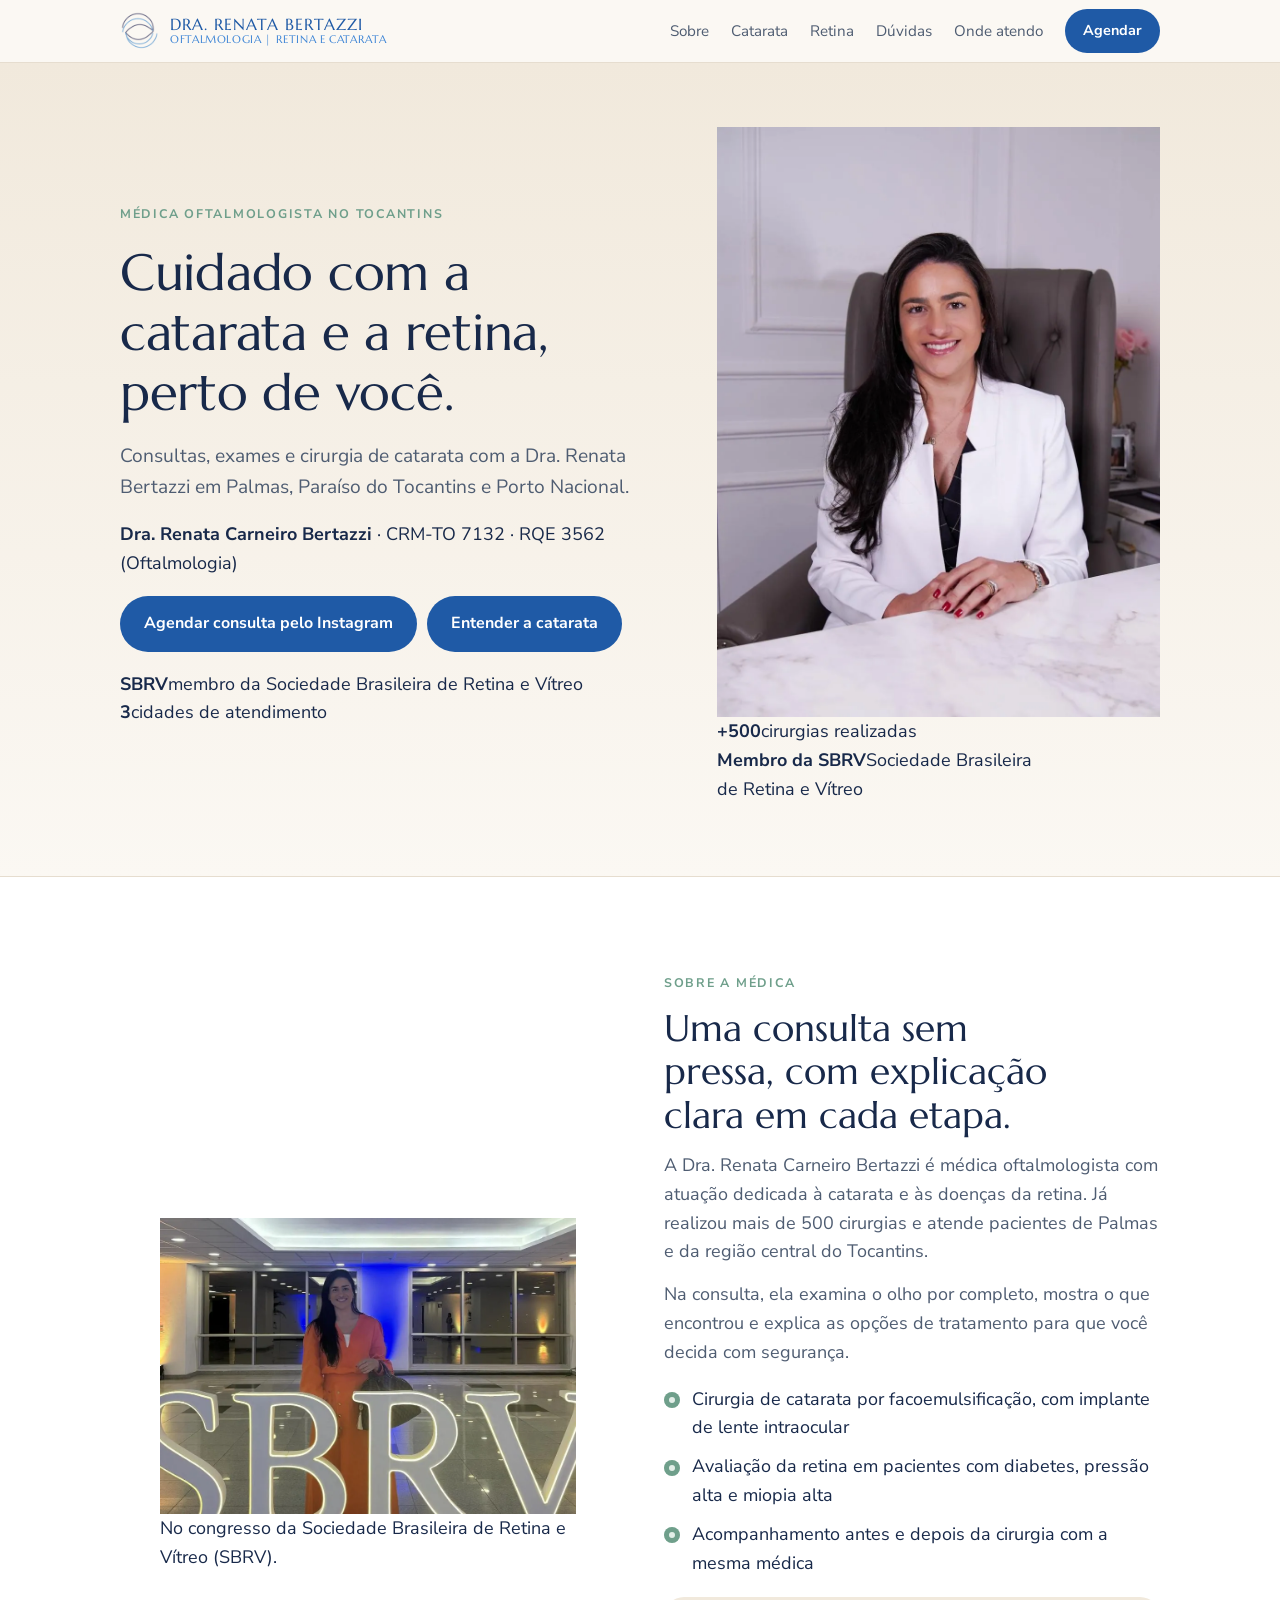
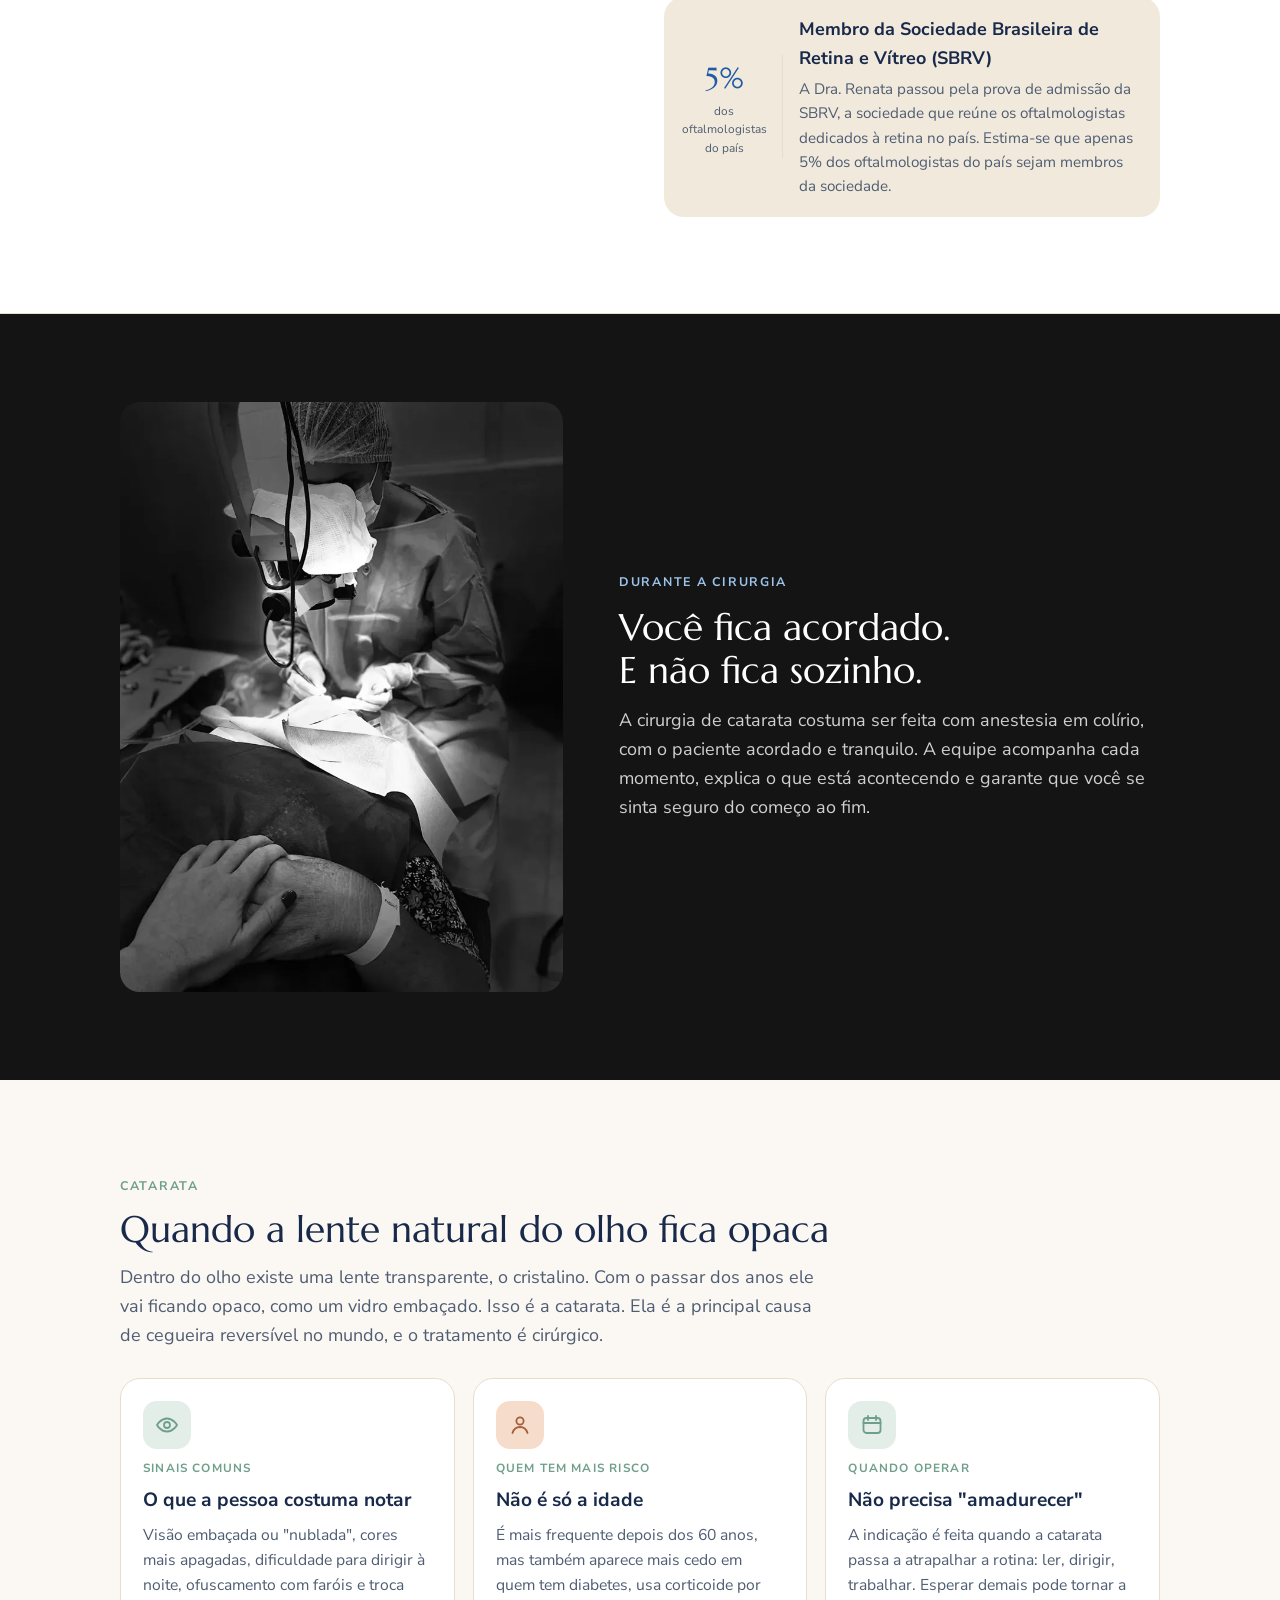
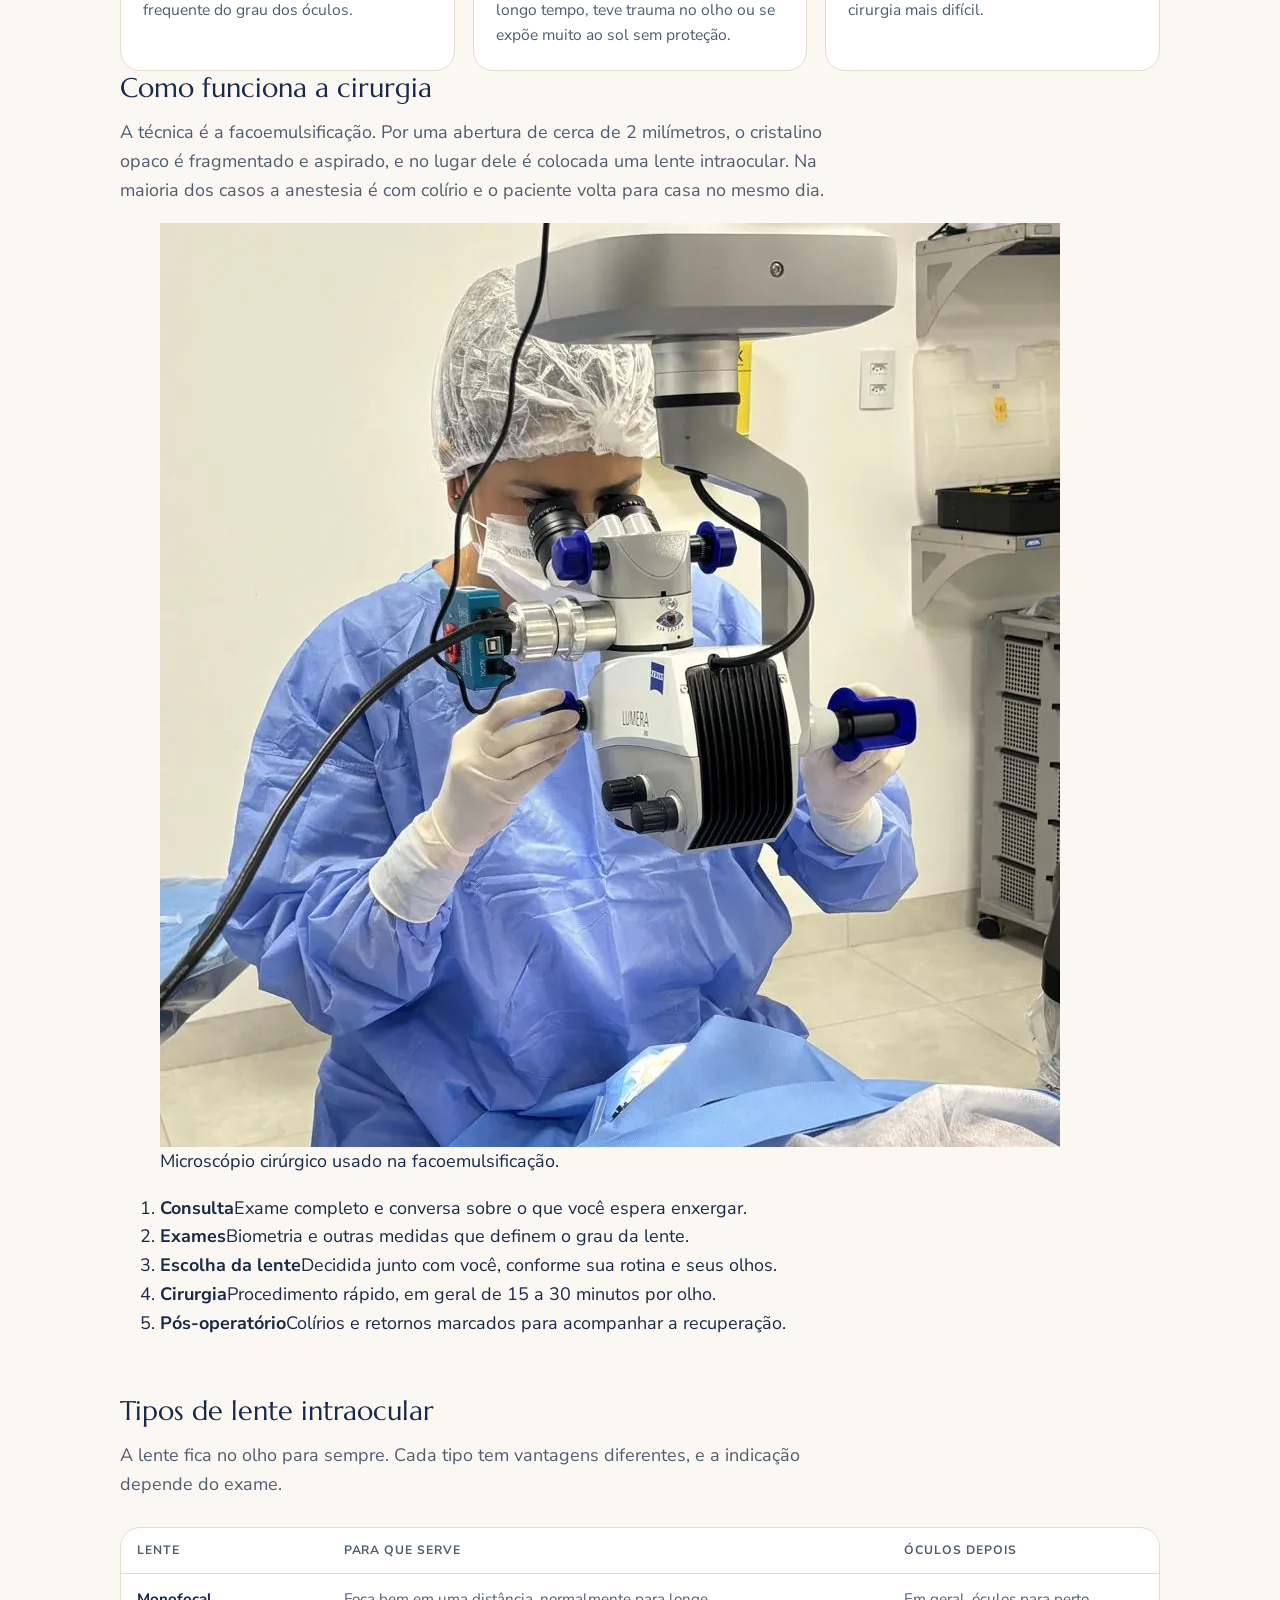
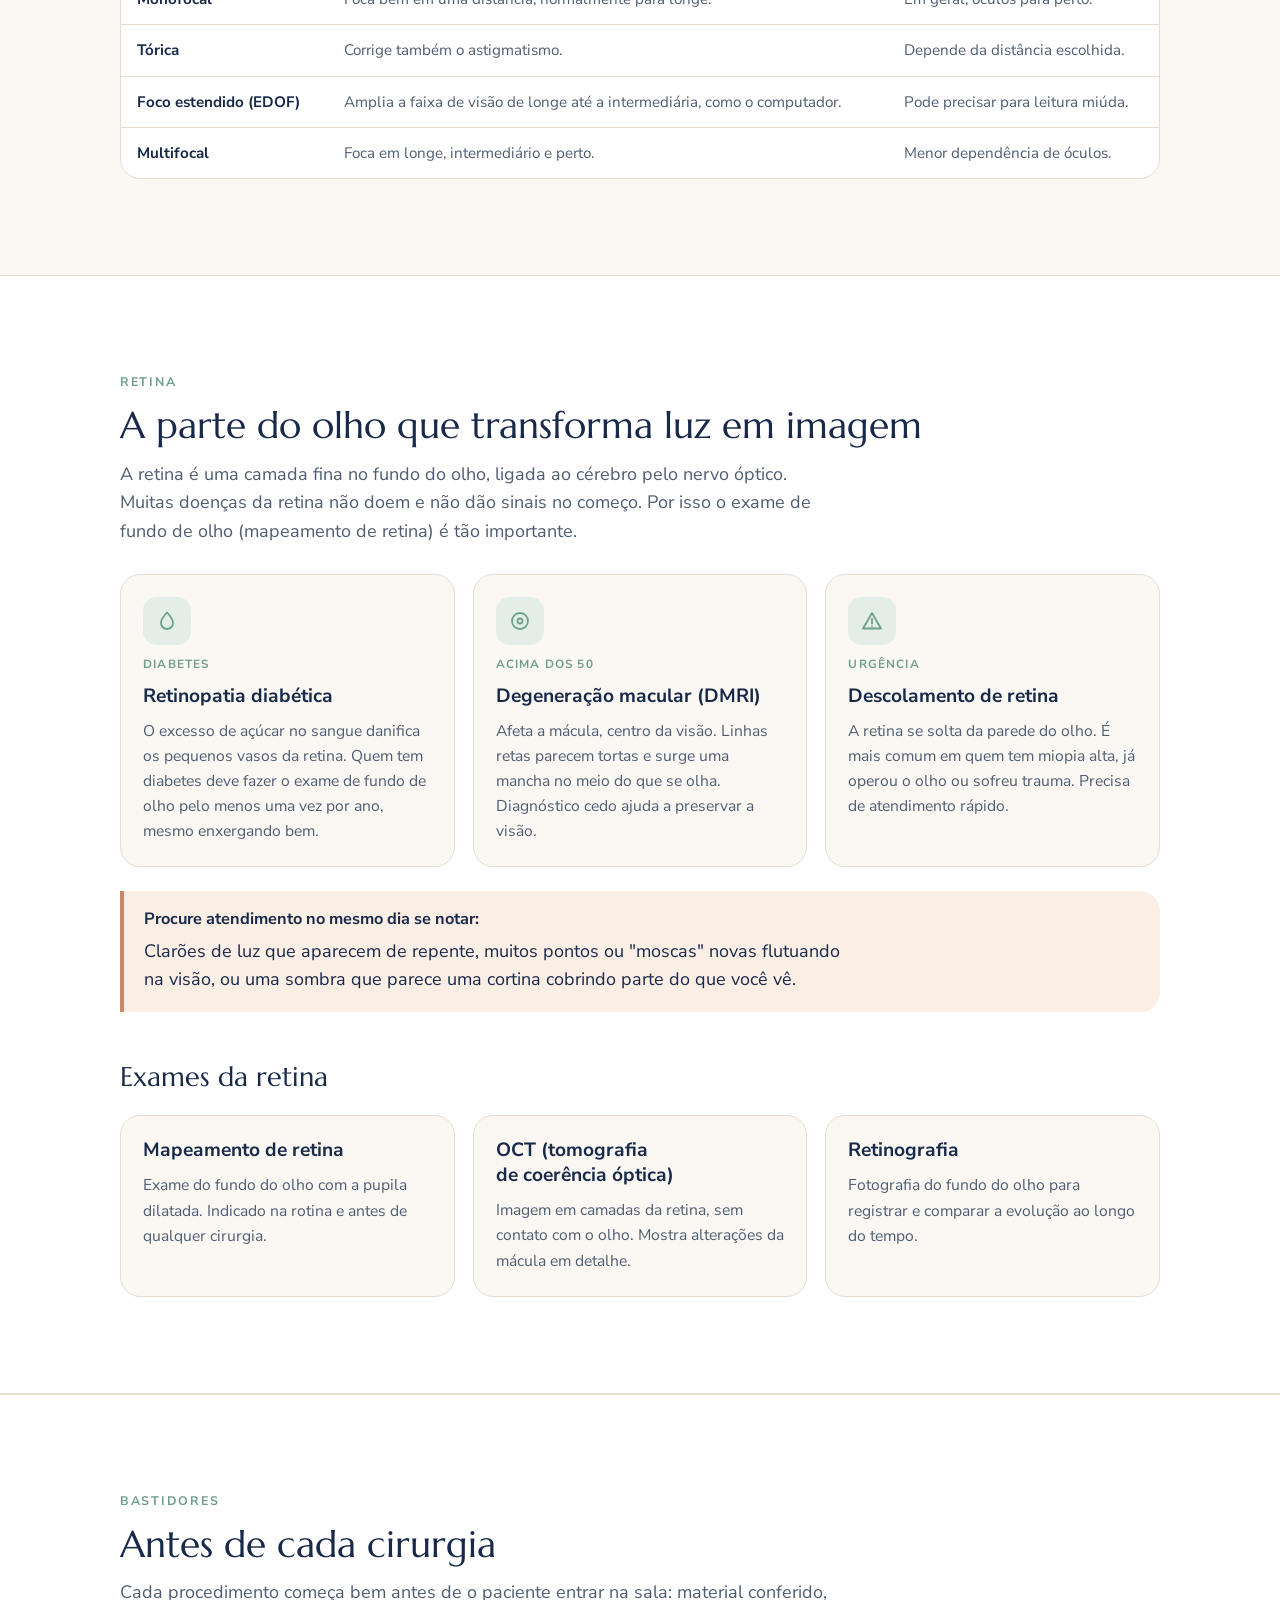
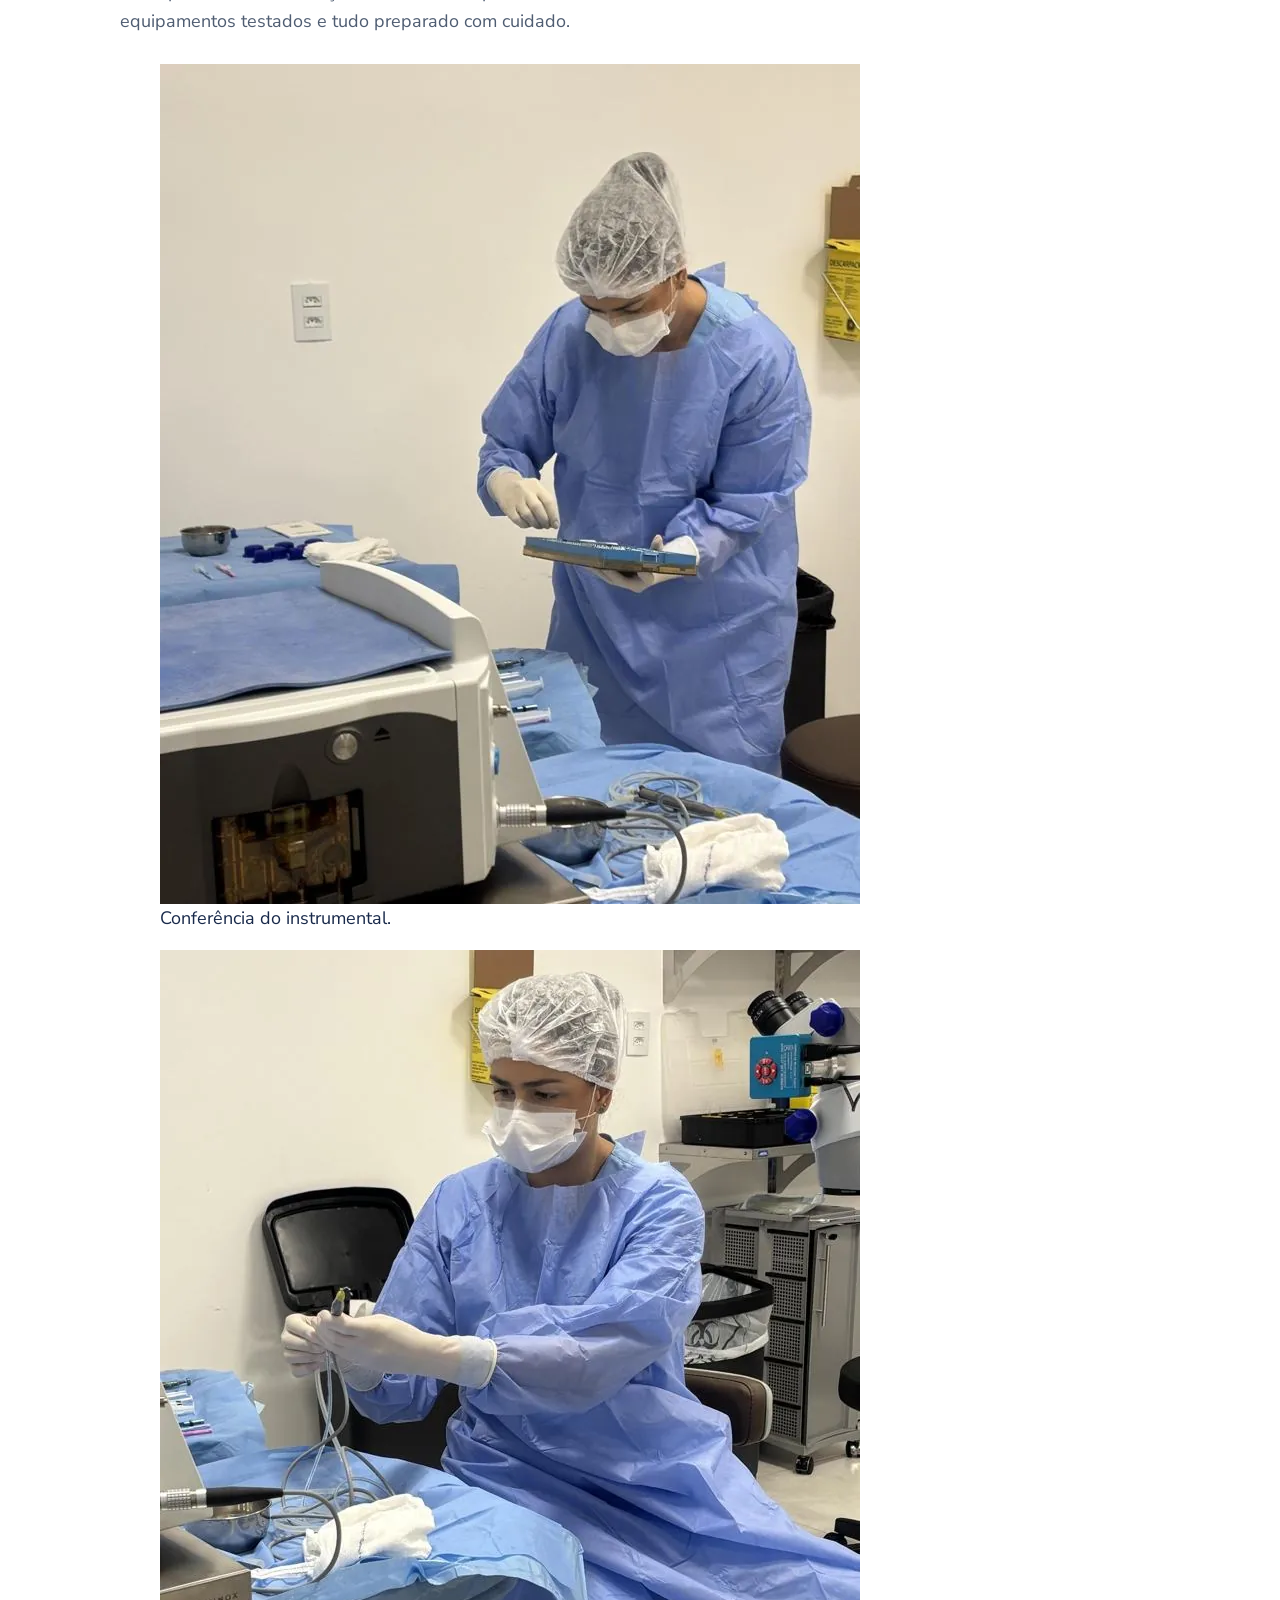
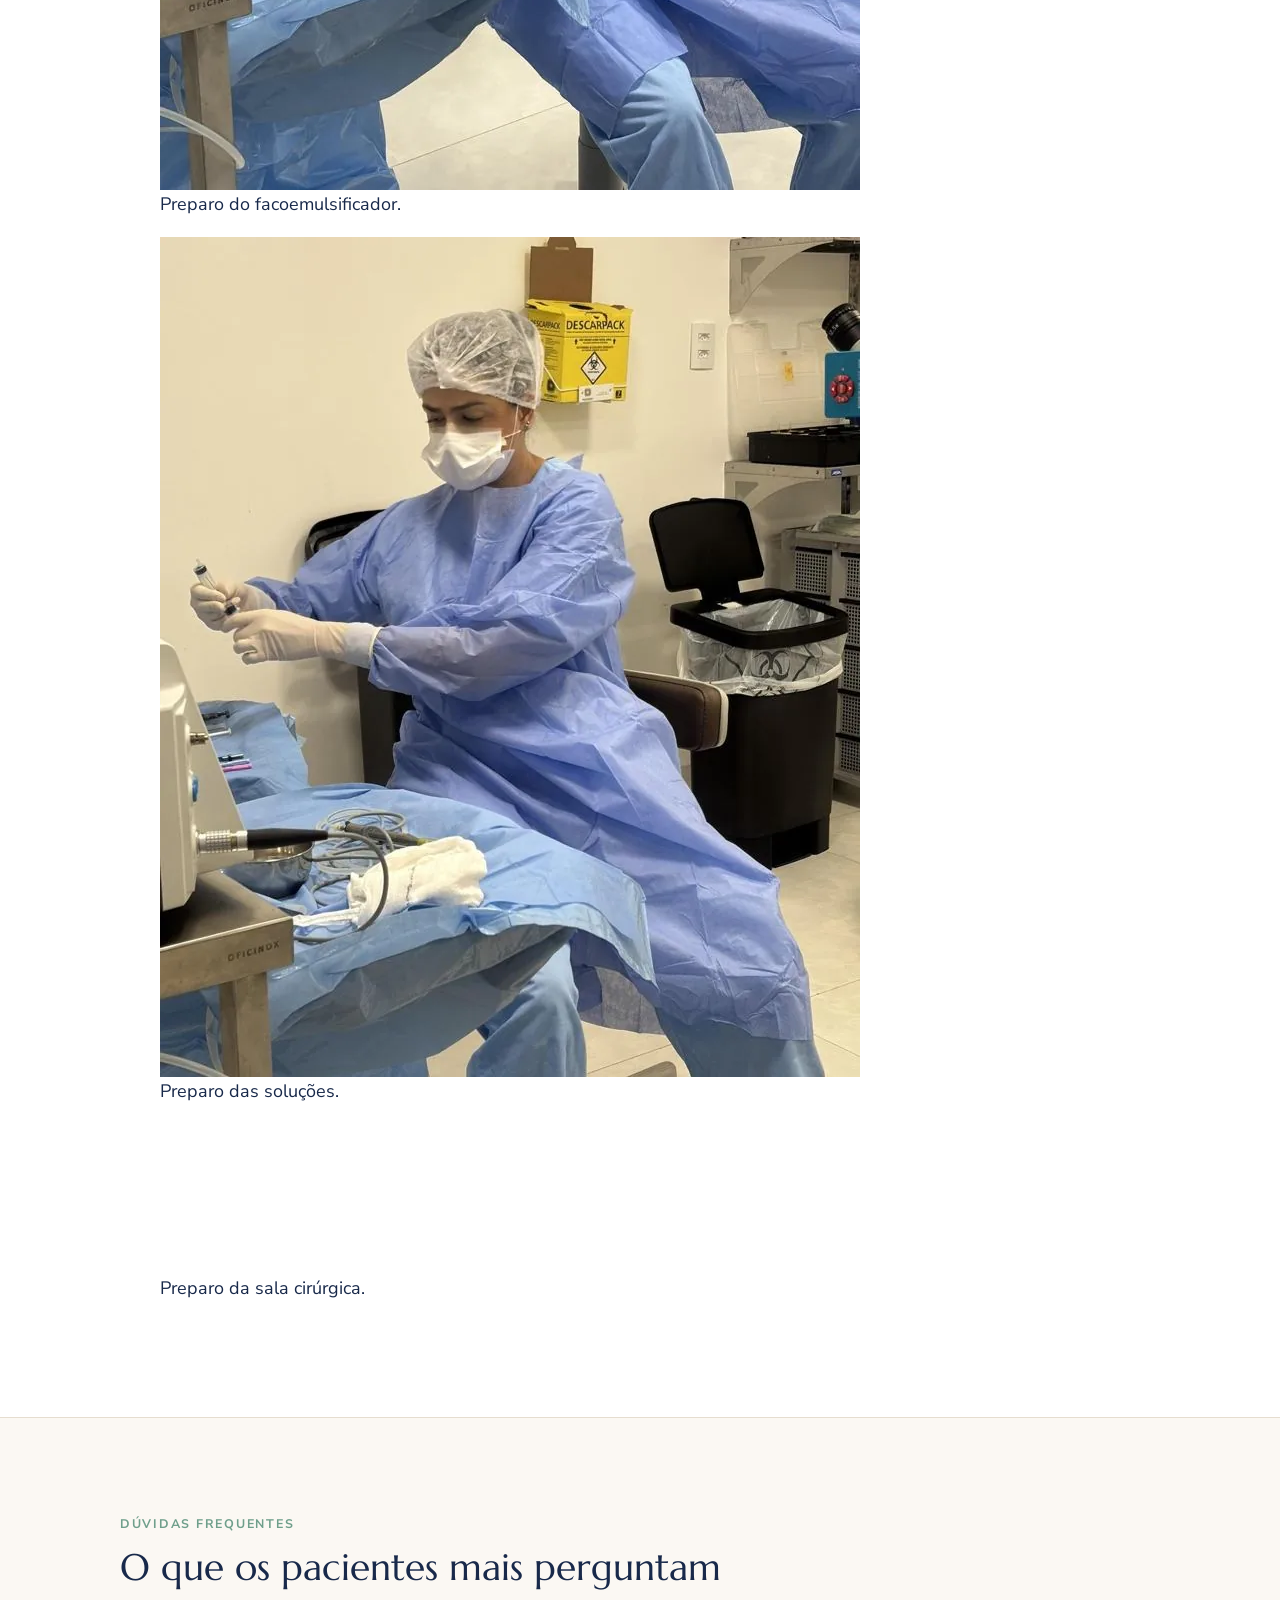
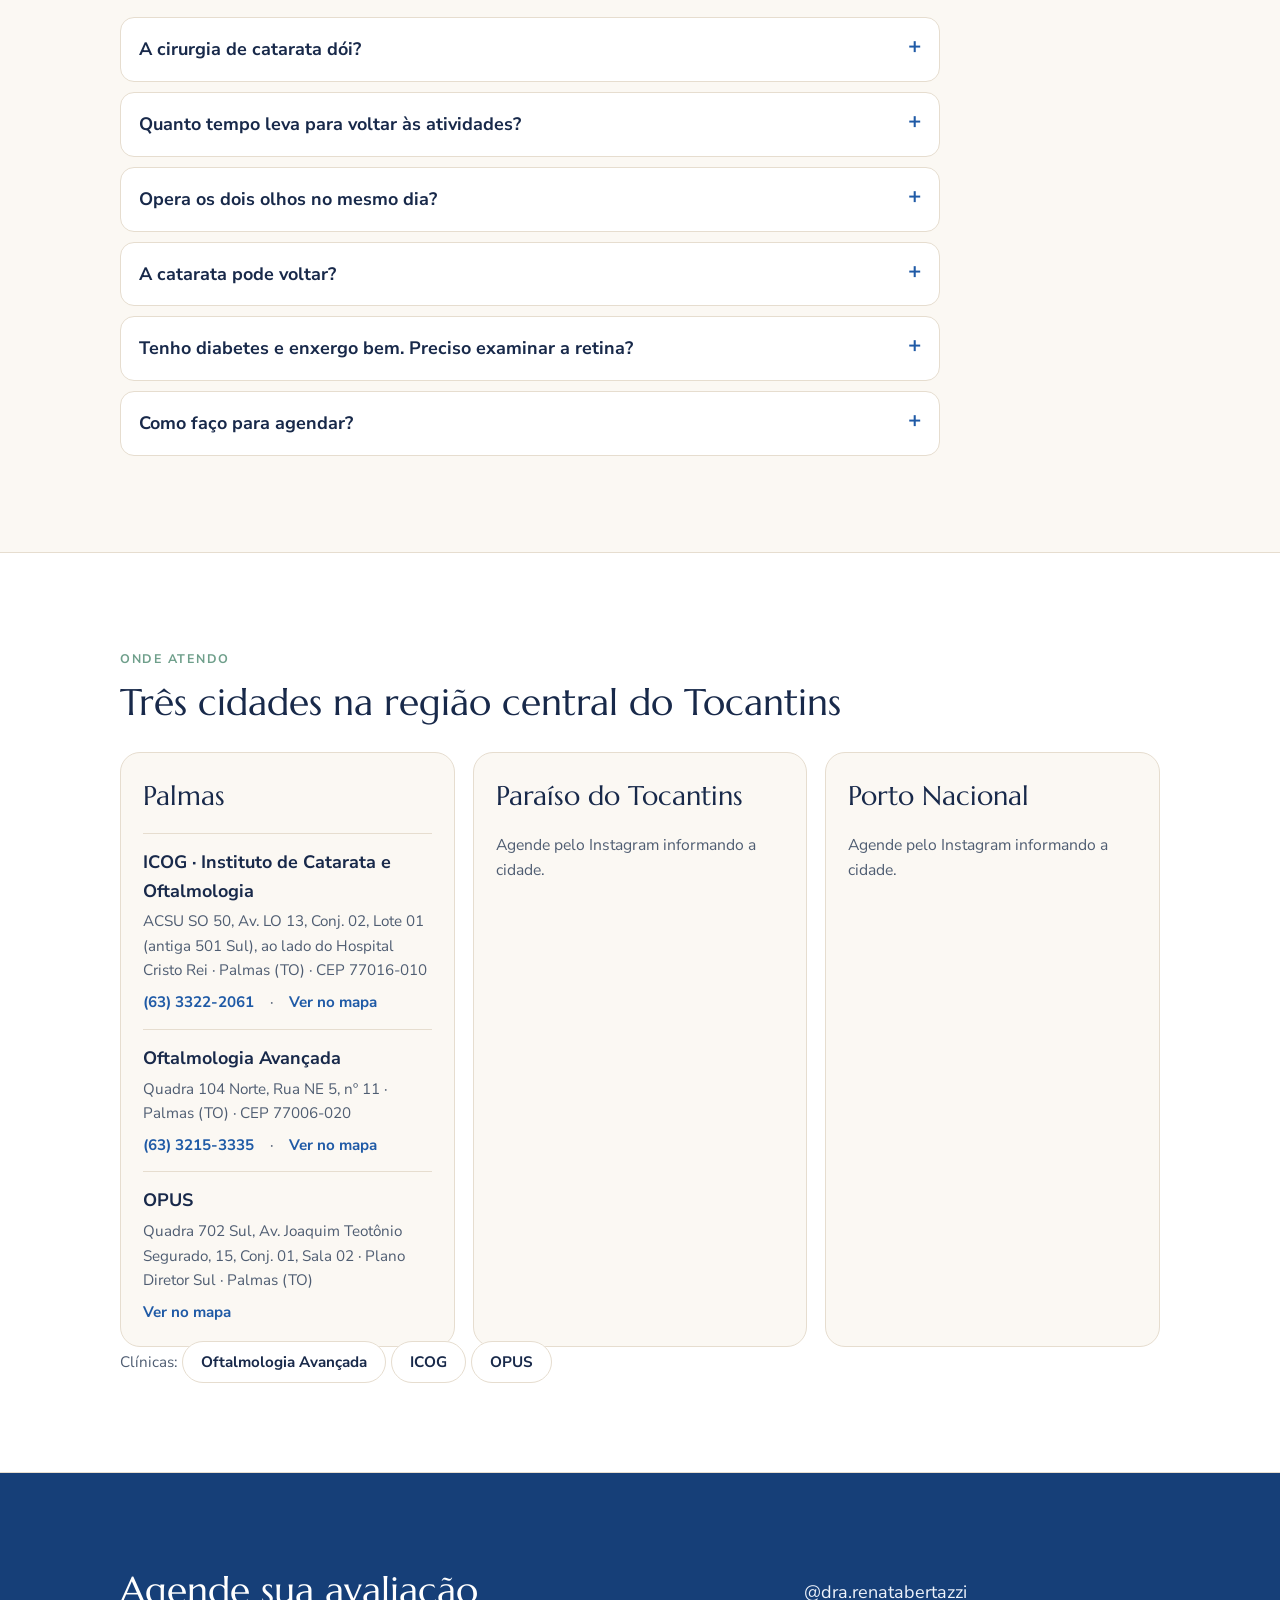
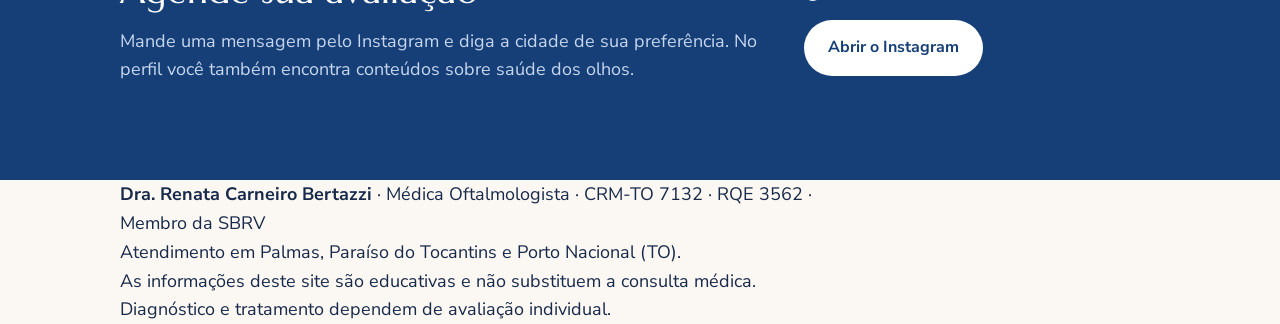
<file: _home_base.html>
<!DOCTYPE html>
<html lang="pt-BR">
<head>
<meta charset="utf-8">
<meta name="viewport" content="width=device-width, initial-scale=1">
<title>Dra. Renata Bertazzi</title>
<meta name="description" content="Dra. Renata Carneiro Bertazzi, médica oftalmologista com atuação em catarata e retina. Atendimento em Palmas, Paraíso do Tocantins e Porto Nacional. CRM-TO 7132 | RQE 3562.">
<meta property="og:title" content="Dra. Renata Bertazzi | Oftalmologista em Palmas (TO)">
<meta property="og:description" content="Catarata e retina em Palmas, Paraíso do Tocantins e Porto Nacional.">
<meta property="og:url" content="https://drarenatabertazzi.com.br">
<meta property="og:locale" content="pt_BR">
<link rel="icon" type="image/png" href="img/simbolo.png">
<link rel="canonical" href="https://drarenatabertazzi.com.br">
<link rel="preconnect" href="https://fonts.googleapis.com">
<link rel="preconnect" href="https://fonts.gstatic.com" crossorigin>
<link href="https://fonts.googleapis.com/css2?family=Marcellus&family=Nunito+Sans:opsz,wght@6..12,400;6..12,600;6..12,700&display=swap" rel="stylesheet">
<script type="application/ld+json">
{
  "@context": "https://schema.org",
  "@type": "Physician",
  "name": "Dra. Renata Carneiro Bertazzi",
  "medicalSpecialty": "Ophthalmologic",
  "url": "https://drarenatabertazzi.com.br",
  "sameAs": ["https://www.instagram.com/dra.renatabertazzi/"],
  "areaServed": ["Palmas, TO", "Paraíso do Tocantins, TO", "Porto Nacional, TO"],
  "knowsAbout": ["Catarata", "Facoemulsificação", "Retina", "Retinopatia diabética", "Degeneração macular"]
}
</script>
<link rel="stylesheet" href="style.css">
</head>
<body>

<header class="top">
  <div class="wrap">
    <a class="brand" href="#inicio">
      <img class="mark" src="img/simbolo.png" alt=""><span class="bt"><strong>Dra. Renata Bertazzi</strong>
      <span>Oftalmologia | Retina e Catarata</span></span>
    </a>
    <nav class="nav" aria-label="Principal">
      <a href="#sobre">Sobre</a>
      <a href="#catarata">Catarata</a>
      <a href="#retina">Retina</a>
      <a href="#duvidas">Dúvidas</a>
      <a href="#onde-atendo">Onde atendo</a>
      <a class="btn" href="https://www.instagram.com/dra.renatabertazzi/" target="_blank" rel="noopener">Agendar</a>
    </nav>
  </div>
</header>

<main id="inicio">

<section class="hero">
  <div class="wrap">
    <div class="hero-text">
      <span class="eyebrow">Médica oftalmologista no Tocantins</span>
      <h1>Cuidado com a catarata e a retina, perto de você.</h1>
      <p class="lead">Consultas, exames e cirurgia de catarata com a Dra. Renata Bertazzi em Palmas, Paraíso do Tocantins e Porto Nacional.</p>
      <p class="cred"><b>Dra. Renata Carneiro Bertazzi</b> · CRM-TO 7132 · RQE 3562 (Oftalmologia)</p>
      <div class="actions">
        <a class="btn" href="https://www.instagram.com/dra.renatabertazzi/" target="_blank" rel="noopener">Agendar consulta pelo Instagram</a>
        <a class="btn ghost" href="#catarata">Entender a catarata</a>
      </div>
      <div class="facts">
        <div class="fact"><b>SBRV</b><span>membro da Sociedade Brasileira de Retina e Vítreo</span></div>
        <div class="fact"><b>3</b><span>cidades de atendimento</span></div>
      </div>
    </div>
    <div class="art">
      <div class="halo"><img src="img/dra-renata-bertazzi-oftalmologista-palmas.webp" alt="Dra. Renata Bertazzi sorrindo, de blazer branco, no consultório"></div>
      <span class="dot" aria-hidden="true"></span>
      <div class="badge"><b>+500</b><span>cirurgias realizadas</span></div>
      <div class="badge b2"><b>Membro da SBRV</b><span>Sociedade Brasileira<br>de Retina e Vítreo</span></div>
    </div>
  </div>
</section>

<section class="band alt" id="sobre">
  <div class="wrap grid-2">
    <figure class="photo-fig"><img src="img/dra-renata-bertazzi-congresso-sbrv.webp" alt="Dra. Renata Bertazzi sorrindo em frente ao letreiro SBRV"><figcaption>No congresso da Sociedade Brasileira de Retina e Vítreo (SBRV).</figcaption></figure>
    <div class="stack">
      <span class="eyebrow">Sobre a médica</span>
      <h2>Uma consulta sem pressa, com explicação clara em cada etapa.</h2>
      <p class="muted">A Dra. Renata Carneiro Bertazzi é médica oftalmologista com atuação dedicada à catarata e às doenças da retina. Já realizou mais de 500 cirurgias e atende pacientes de Palmas e da região central do Tocantins.</p>
      <p class="muted">Na consulta, ela examina o olho por completo, mostra o que encontrou e explica as opções de tratamento para que você decida com segurança.</p>
      <ul class="ticks">
        <li>Cirurgia de catarata por facoemulsificação, com implante de lente intraocular</li>
        <li>Avaliação da retina em pacientes com diabetes, pressão alta e miopia alta</li>
        <li>Acompanhamento antes e depois da cirurgia com a mesma médica</li>
      </ul>
      <div class="cred-box">
        <div class="cred-num"><b>5%</b><span>dos oftalmologistas do país</span></div>
        <div>
          <b>Membro da Sociedade Brasileira de Retina e Vítreo (SBRV)</b>
          <p>A Dra. Renata passou pela prova de admissão da SBRV, a sociedade que reúne os oftalmologistas dedicados à retina no país. Estima-se que apenas 5% dos oftalmologistas do país sejam membros da sociedade.</p>
        </div>
      </div>
    </div>
  </div>
</section>

<section class="feature" aria-label="Cuidado durante a cirurgia">
  <div class="wrap">
    <img src="img/cirurgia-catarata-cuidado-paciente.webp" alt="Durante a cirurgia de catarata, uma mão segura a mão do paciente enquanto a médica opera ao microscópio">
    <div class="stack">
      <span class="eyebrow" style="color:#9cc3ea;">Durante a cirurgia</span>
      <h2>Você fica acordado. E não fica sozinho.</h2>
      <p>A cirurgia de catarata costuma ser feita com anestesia em colírio, com o paciente acordado e tranquilo. A equipe acompanha cada momento, explica o que está acontecendo e garante que você se sinta seguro do começo ao fim.</p>
    </div>
  </div>
</section>

<section class="band" id="catarata">
  <div class="wrap">
    <div class="head">
      <span class="eyebrow">Catarata</span>
      <h2>Quando a lente natural do olho fica opaca</h2>
      <p class="muted">Dentro do olho existe uma lente transparente, o cristalino. Com o passar dos anos ele vai ficando opaco, como um vidro embaçado. Isso é a catarata. Ela é a principal causa de cegueira reversível no mundo, e o tratamento é cirúrgico.</p>
    </div>

    <div class="grid-3">
      <div class="card">
        <span class="ico s"><svg viewBox="0 0 24 24"><path d="M2 12s3.6-6.5 10-6.5S22 12 22 12s-3.6 6.5-10 6.5S2 12 2 12z"/><circle cx="12" cy="12" r="3"/></svg></span>
        <span class="tag">Sinais comuns</span>
        <h3>O que a pessoa costuma notar</h3>
        <p>Visão embaçada ou "nublada", cores mais apagadas, dificuldade para dirigir à noite, ofuscamento com faróis e troca frequente do grau dos óculos.</p>
      </div>
      <div class="card">
        <span class="ico p"><svg viewBox="0 0 24 24"><circle cx="12" cy="8" r="3.6"/><path d="M4.5 20c1.2-4 4.2-6 7.5-6s6.3 2 7.5 6"/></svg></span>
        <span class="tag">Quem tem mais risco</span>
        <h3>Não é só a idade</h3>
        <p>É mais frequente depois dos 60 anos, mas também aparece mais cedo em quem tem diabetes, usa corticoide por longo tempo, teve trauma no olho ou se expõe muito ao sol sem proteção.</p>
      </div>
      <div class="card">
        <span class="ico t"><svg viewBox="0 0 24 24"><rect x="3.5" y="5" width="17" height="15" rx="3"/><path d="M8 3v4M16 3v4M3.5 10h17"/></svg></span>
        <span class="tag">Quando operar</span>
        <h3>Não precisa "amadurecer"</h3>
        <p>A indicação é feita quando a catarata passa a atrapalhar a rotina: ler, dirigir, trabalhar. Esperar demais pode tornar a cirurgia mais difícil.</p>
      </div>
    </div>

    <div class="split">
      <div class="head" style="margin:0;">
      <h3 style="font-family: var(--font-display); font-size: var(--step-2); font-weight: 500;">Como funciona a cirurgia</h3>
      <p class="muted">A técnica é a facoemulsificação. Por uma abertura de cerca de 2 milímetros, o cristalino opaco é fragmentado e aspirado, e no lugar dele é colocada uma lente intraocular. Na maioria dos casos a anestesia é com colírio e o paciente volta para casa no mesmo dia.</p>
    </div>
      <figure class="photo-fig"><img src="img/microscopio-cirurgico-catarata.webp" alt="Dra. Renata ajustando o microscópio cirúrgico antes da cirurgia de catarata"><figcaption>Microscópio cirúrgico usado na facoemulsificação.</figcaption></figure>
    </div>
    <ol class="steps">
      <li><b>Consulta</b><span>Exame completo e conversa sobre o que você espera enxergar.</span></li>
      <li><b>Exames</b><span>Biometria e outras medidas que definem o grau da lente.</span></li>
      <li><b>Escolha da lente</b><span>Decidida junto com você, conforme sua rotina e seus olhos.</span></li>
      <li><b>Cirurgia</b><span>Procedimento rápido, em geral de 15 a 30 minutos por olho.</span></li>
      <li><b>Pós-operatório</b><span>Colírios e retornos marcados para acompanhar a recuperação.</span></li>
    </ol>

    <div class="head" style="margin-top: 56px;">
      <h3 style="font-family: var(--font-display); font-size: var(--step-2); font-weight: 500;">Tipos de lente intraocular</h3>
      <p class="muted">A lente fica no olho para sempre. Cada tipo tem vantagens diferentes, e a indicação depende do exame.</p>
    </div>
    <div class="lens-wrap">
      <table class="lens-table">
        <thead><tr><th>Lente</th><th>Para que serve</th><th>Óculos depois</th></tr></thead>
        <tbody>
          <tr><td>Monofocal</td><td>Foca bem em uma distância, normalmente para longe.</td><td>Em geral, óculos para perto.</td></tr>
          <tr><td>Tórica</td><td>Corrige também o astigmatismo.</td><td>Depende da distância escolhida.</td></tr>
          <tr><td>Foco estendido (EDOF)</td><td>Amplia a faixa de visão de longe até a intermediária, como o computador.</td><td>Pode precisar para leitura miúda.</td></tr>
          <tr><td>Multifocal</td><td>Foca em longe, intermediário e perto.</td><td>Menor dependência de óculos.</td></tr>
        </tbody>
      </table>
    </div>
  </div>
</section>

<section class="band alt" id="retina">
  <div class="wrap">
    <div class="head">
      <span class="eyebrow">Retina</span>
      <h2>A parte do olho que transforma luz em imagem</h2>
      <p class="muted">A retina é uma camada fina no fundo do olho, ligada ao cérebro pelo nervo óptico. Muitas doenças da retina não doem e não dão sinais no começo. Por isso o exame de fundo de olho (mapeamento de retina) é tão importante.</p>
    </div>
    <div class="grid-3">
      <div class="card">
        <span class="ico s"><svg viewBox="0 0 24 24"><path d="M12 3.5s6 6.4 6 10.5a6 6 0 0 1-12 0c0-4.1 6-10.5 6-10.5z"/></svg></span>
        <span class="tag">Diabetes</span>
        <h3>Retinopatia diabética</h3>
        <p>O excesso de açúcar no sangue danifica os pequenos vasos da retina. Quem tem diabetes deve fazer o exame de fundo de olho pelo menos uma vez por ano, mesmo enxergando bem.</p>
      </div>
      <div class="card">
        <span class="ico m"><svg viewBox="0 0 24 24"><circle cx="12" cy="12" r="8"/><circle cx="12" cy="12" r="2.5"/></svg></span>
        <span class="tag">Acima dos 50</span>
        <h3>Degeneração macular (DMRI)</h3>
        <p>Afeta a mácula, centro da visão. Linhas retas parecem tortas e surge uma mancha no meio do que se olha. Diagnóstico cedo ajuda a preservar a visão.</p>
      </div>
      <div class="card">
        <span class="ico t"><svg viewBox="0 0 24 24"><path d="M12 4 21 19.5H3z"/><path d="M12 10v4.5M12 17.2v.1"/></svg></span>
        <span class="tag">Urgência</span>
        <h3>Descolamento de retina</h3>
        <p>A retina se solta da parede do olho. É mais comum em quem tem miopia alta, já operou o olho ou sofreu trauma. Precisa de atendimento rápido.</p>
      </div>
    </div>

    <div class="alert" role="note">
      <h3>Procure atendimento no mesmo dia se notar:</h3>
      <p>Clarões de luz que aparecem de repente, muitos pontos ou "moscas" novas flutuando na visão, ou uma sombra que parece uma cortina cobrindo parte do que você vê.</p>
    </div>

    <div class="head" style="margin-top: 48px; margin-bottom: 20px;">
      <h3 style="font-family: var(--font-display); font-size: var(--step-2); font-weight: 500;">Exames da retina</h3>
    </div>
    <div class="grid-3">
      <div class="card"><h3>Mapeamento de retina</h3><p>Exame do fundo do olho com a pupila dilatada. Indicado na rotina e antes de qualquer cirurgia.</p></div>
      <div class="card"><h3>OCT (tomografia de coerência óptica)</h3><p>Imagem em camadas da retina, sem contato com o olho. Mostra alterações da mácula em detalhe.</p></div>
      <div class="card"><h3>Retinografia</h3><p>Fotografia do fundo do olho para registrar e comparar a evolução ao longo do tempo.</p></div>
    </div>
  </div>
</section>

<section class="band alt" id="bastidores">
  <div class="wrap">
    <div class="head">
      <span class="eyebrow">Bastidores</span>
      <h2>Antes de cada cirurgia</h2>
      <p class="muted">Cada procedimento começa bem antes de o paciente entrar na sala: material conferido, equipamentos testados e tudo preparado com cuidado.</p>
    </div>
    <div class="gallery">
      <figure class="photo-fig"><img src="img/preparo-instrumental-cirurgico.webp" alt="Dra. Renata conferindo a caixa de instrumentos cirúrgicos" loading="lazy"><figcaption>Conferência do instrumental.</figcaption></figure>
      <figure class="photo-fig"><img src="img/preparo-facoemulsificador.webp" alt="Dra. Renata preparando a caneta do facoemulsificador" loading="lazy"><figcaption>Preparo do facoemulsificador.</figcaption></figure>
      <figure class="photo-fig"><img src="img/preparo-cirurgia-oftalmologica.webp" alt="Dra. Renata preparando seringas antes da cirurgia" loading="lazy"><figcaption>Preparo das soluções.</figcaption></figure>
      <figure class="photo-fig"><video src="img/bastidores-sala-cirurgica.mp4" autoplay muted loop playsinline aria-label="Vídeo da Dra. Renata preparando a sala cirúrgica"></video><figcaption>Preparo da sala cirúrgica.</figcaption></figure>
    </div>
  </div>
</section>

<section class="band" id="duvidas">
  <div class="wrap">
    <div class="head">
      <span class="eyebrow">Dúvidas frequentes</span>
      <h2>O que os pacientes mais perguntam</h2>
    </div>
    <div class="faq">
      <details>
        <summary>A cirurgia de catarata dói?</summary>
        <p>Na maioria dos casos a anestesia é feita com colírio, às vezes associada a um sedativo leve. O paciente fica acordado e pode sentir apenas uma pressão leve no olho.</p>
      </details>
      <details>
        <summary>Quanto tempo leva para voltar às atividades?</summary>
        <p>Muitos pacientes já percebem melhora nos primeiros dias. Atividades leves voltam logo, mas é preciso evitar esforço físico, coçar o olho e piscina por algumas semanas, conforme a orientação da médica.</p>
      </details>
      <details>
        <summary>Opera os dois olhos no mesmo dia?</summary>
        <p>Em geral, não. Cada olho é operado em uma data diferente, com intervalo de alguns dias ou semanas, para acompanhar a recuperação do primeiro.</p>
      </details>
      <details>
        <summary>A catarata pode voltar?</summary>
        <p>A catarata não volta, porque o cristalino foi retirado. Com o tempo, a membrana que segura a lente pode ficar opaca. Isso se chama opacificação da cápsula posterior e é tratado com um laser rápido no consultório (YAG laser).</p>
      </details>
      <details>
        <summary>Tenho diabetes e enxergo bem. Preciso examinar a retina?</summary>
        <p>Sim. A retinopatia diabética pode avançar sem sintomas. O exame anual de fundo de olho é a forma de encontrar alterações a tempo de tratar.</p>
      </details>
      <details>
        <summary>Como faço para agendar?</summary>
        <p>Envie uma mensagem pelo Instagram @dra.renatabertazzi informando a cidade em que prefere ser atendido (Palmas, Paraíso do Tocantins ou Porto Nacional).</p>
      </details>
    </div>
  </div>
</section>

<section class="band alt" id="onde-atendo">
  <div class="wrap">
    <div class="head">
      <span class="eyebrow">Onde atendo</span>
      <h2>Três cidades na região central do Tocantins</h2>
    </div>
    <div class="grid-3">
      <div class="card place"><span class="city">Palmas</span>
        <div class="clinic"><b>ICOG · Instituto de Catarata e Oftalmologia</b>
          <p>ACSU SO 50, Av. LO 13, Conj. 02, Lote 01 (antiga 501 Sul), ao lado do Hospital Cristo Rei · Palmas (TO) · CEP 77016-010</p>
          <p class="links"><a href="tel:+556333222061">(63) 3322-2061</a> · <a href="https://www.google.com/maps/search/?api=1&amp;query=ICOG+Instituto+de+Catarata+e+Oftalmologia+Palmas+TO" target="_blank" rel="noopener">Ver no mapa</a></p>
        </div>
        <div class="clinic"><b>Oftalmologia Avançada</b>
          <p>Quadra 104 Norte, Rua NE 5, nº 11 · Palmas (TO) · CEP 77006-020</p>
          <p class="links"><a href="tel:+556332153335">(63) 3215-3335</a> · <a href="https://www.google.com/maps/search/?api=1&amp;query=Oftalmologia+Avan%C3%A7ada+104+Norte+Palmas+TO" target="_blank" rel="noopener">Ver no mapa</a></p>
        </div>
        <div class="clinic"><b>OPUS</b>
          <p>Quadra 702 Sul, Av. Joaquim Teotônio Segurado, 15, Conj. 01, Sala 02 · Plano Diretor Sul · Palmas (TO)</p>
          <p class="links"><a href="https://www.google.com/maps/search/?api=1&amp;query=OPUS+702+Sul+Avenida+Joaquim+Teot%C3%B4nio+Segurado+Palmas+TO" target="_blank" rel="noopener">Ver no mapa</a></p>
        </div>
      </div>
      <div class="card place"><span class="city">Paraíso do Tocantins</span><p>Agende pelo Instagram informando a cidade.</p></div>
      <div class="card place"><span class="city">Porto Nacional</span><p>Agende pelo Instagram informando a cidade.</p></div>
    </div>
    <div class="clinics" aria-label="Clínicas">
      <span class="muted" style="font-size: 0.95rem;">Clínicas:</span>
      <span class="chip">Oftalmologia Avançada</span>
      <span class="chip">ICOG</span>
      <span class="chip">OPUS</span>
    </div>
  </div>
</section>

<section class="band cta">
  <div class="wrap">
    <div class="stack">
      <h2>Agende sua avaliação</h2>
      <p>Mande uma mensagem pelo Instagram e diga a cidade de sua preferência. No perfil você também encontra conteúdos sobre saúde dos olhos.</p>
    </div>
    <div class="stack" style="justify-items: start;">
      <span class="handle">@dra.renatabertazzi</span>
      <a class="btn" href="https://www.instagram.com/dra.renatabertazzi/" target="_blank" rel="noopener">Abrir o Instagram</a>
    </div>
  </div>
</section>

</main>

<footer>
  <div class="wrap">
    <p><strong>Dra. Renata Carneiro Bertazzi</strong> · Médica Oftalmologista · CRM-TO 7132 · RQE 3562 · Membro da SBRV</p>
    <p>Atendimento em Palmas, Paraíso do Tocantins e Porto Nacional (TO).</p>
    <p>As informações deste site são educativas e não substituem a consulta médica. Diagnóstico e tratamento dependem de avaliação individual.</p>
  </div>
</footer>

</body>
</html>
</file>
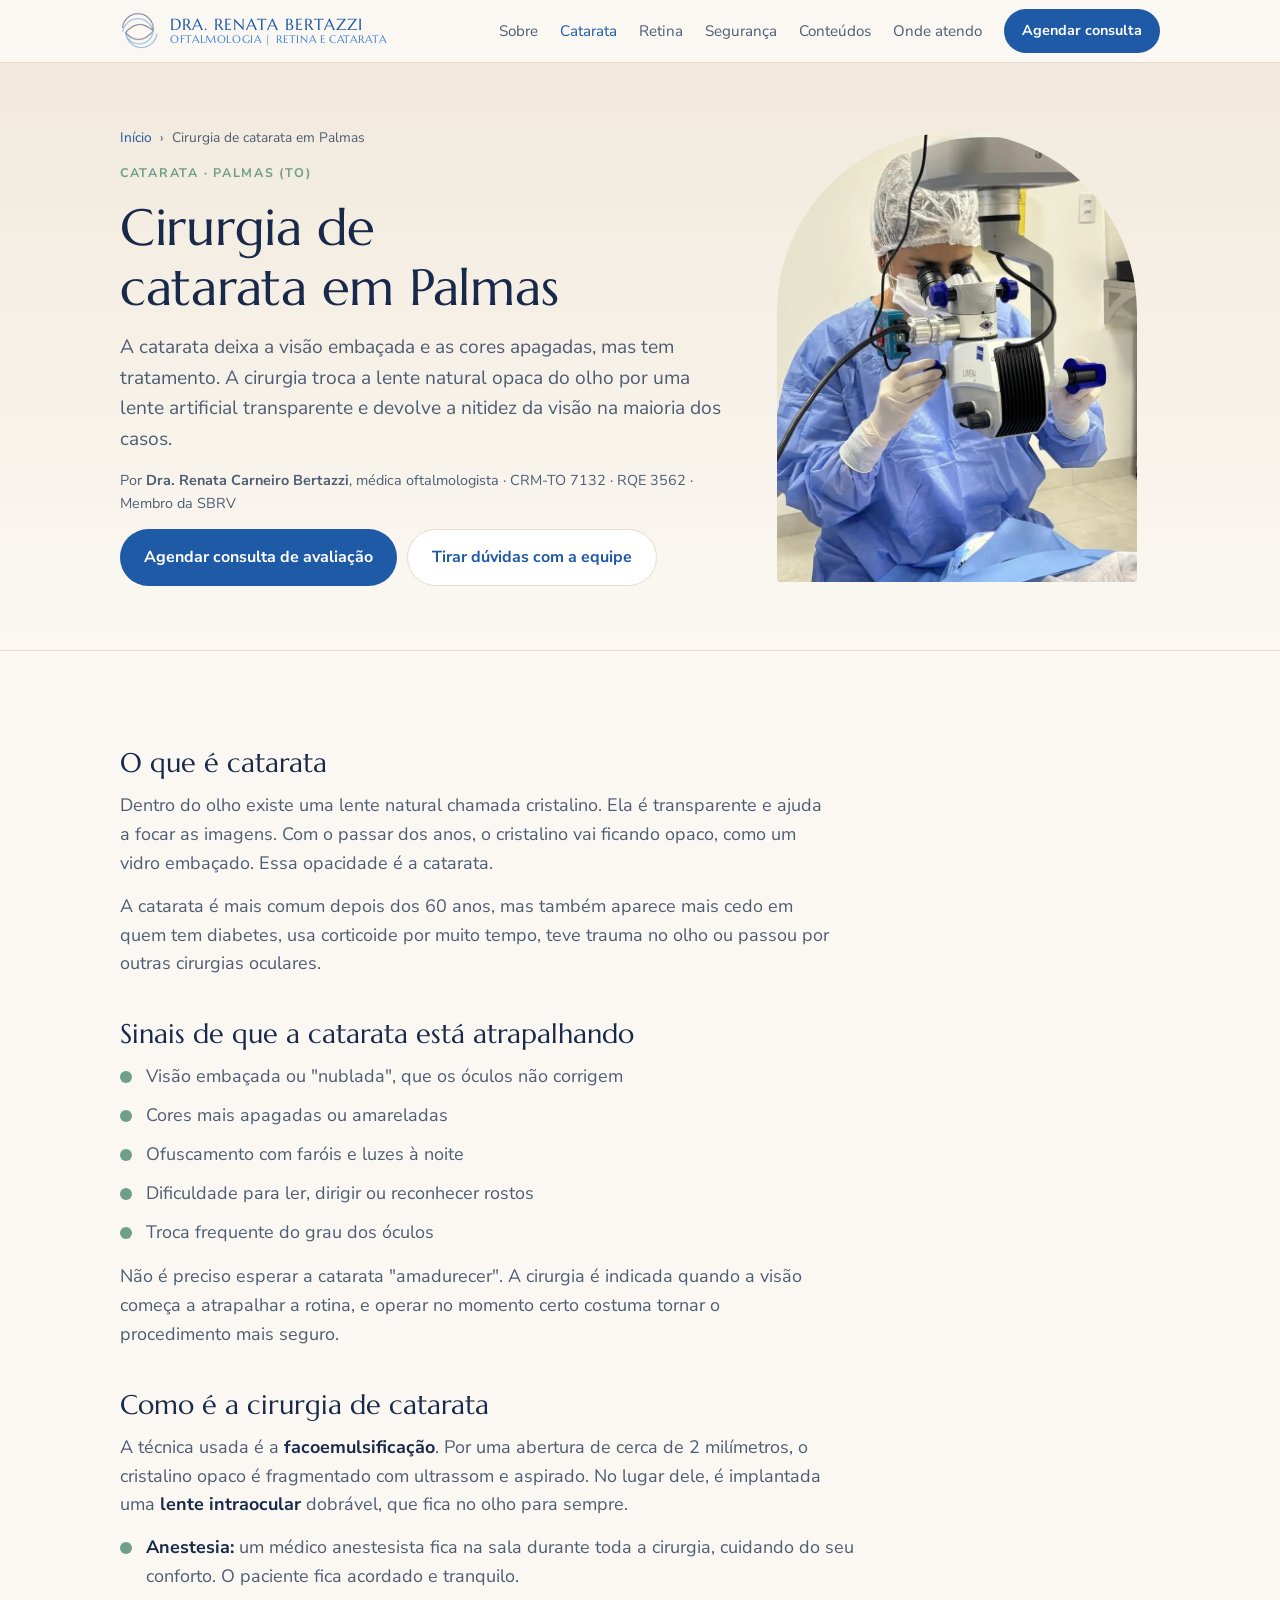
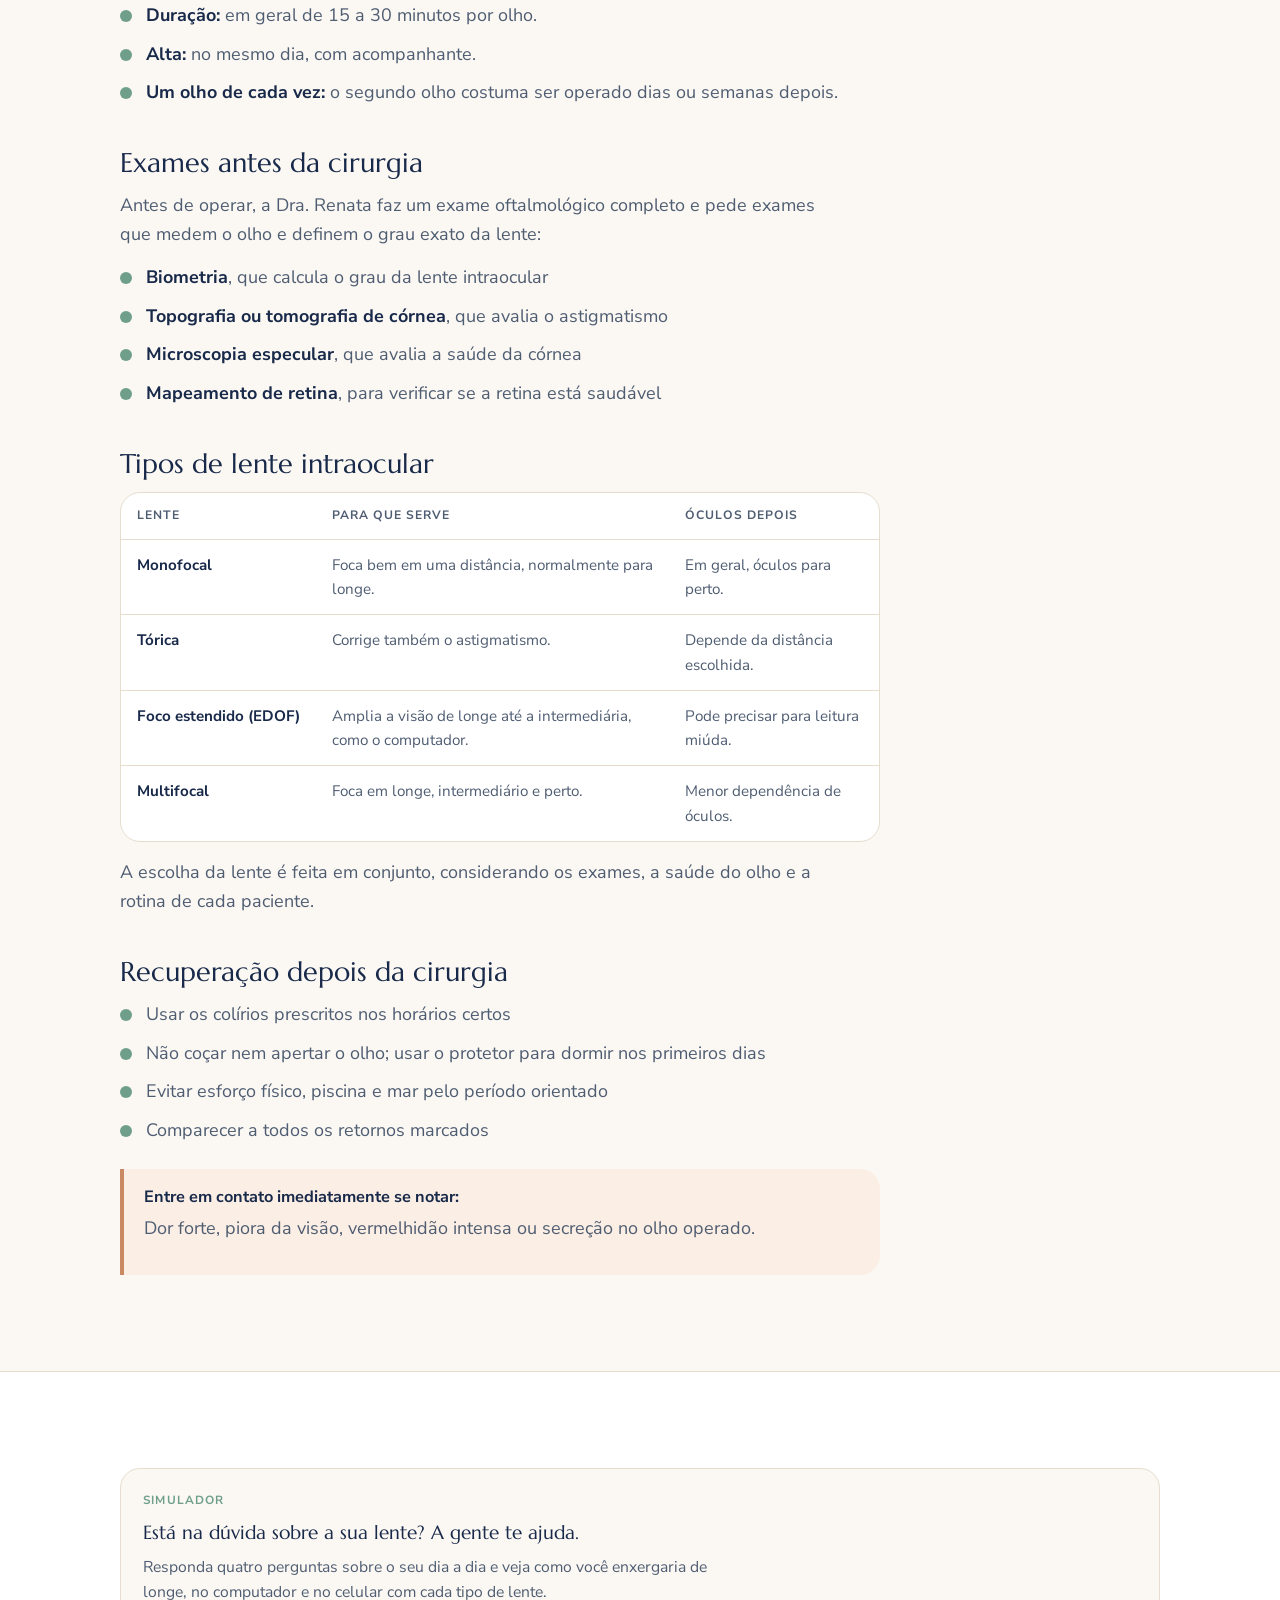
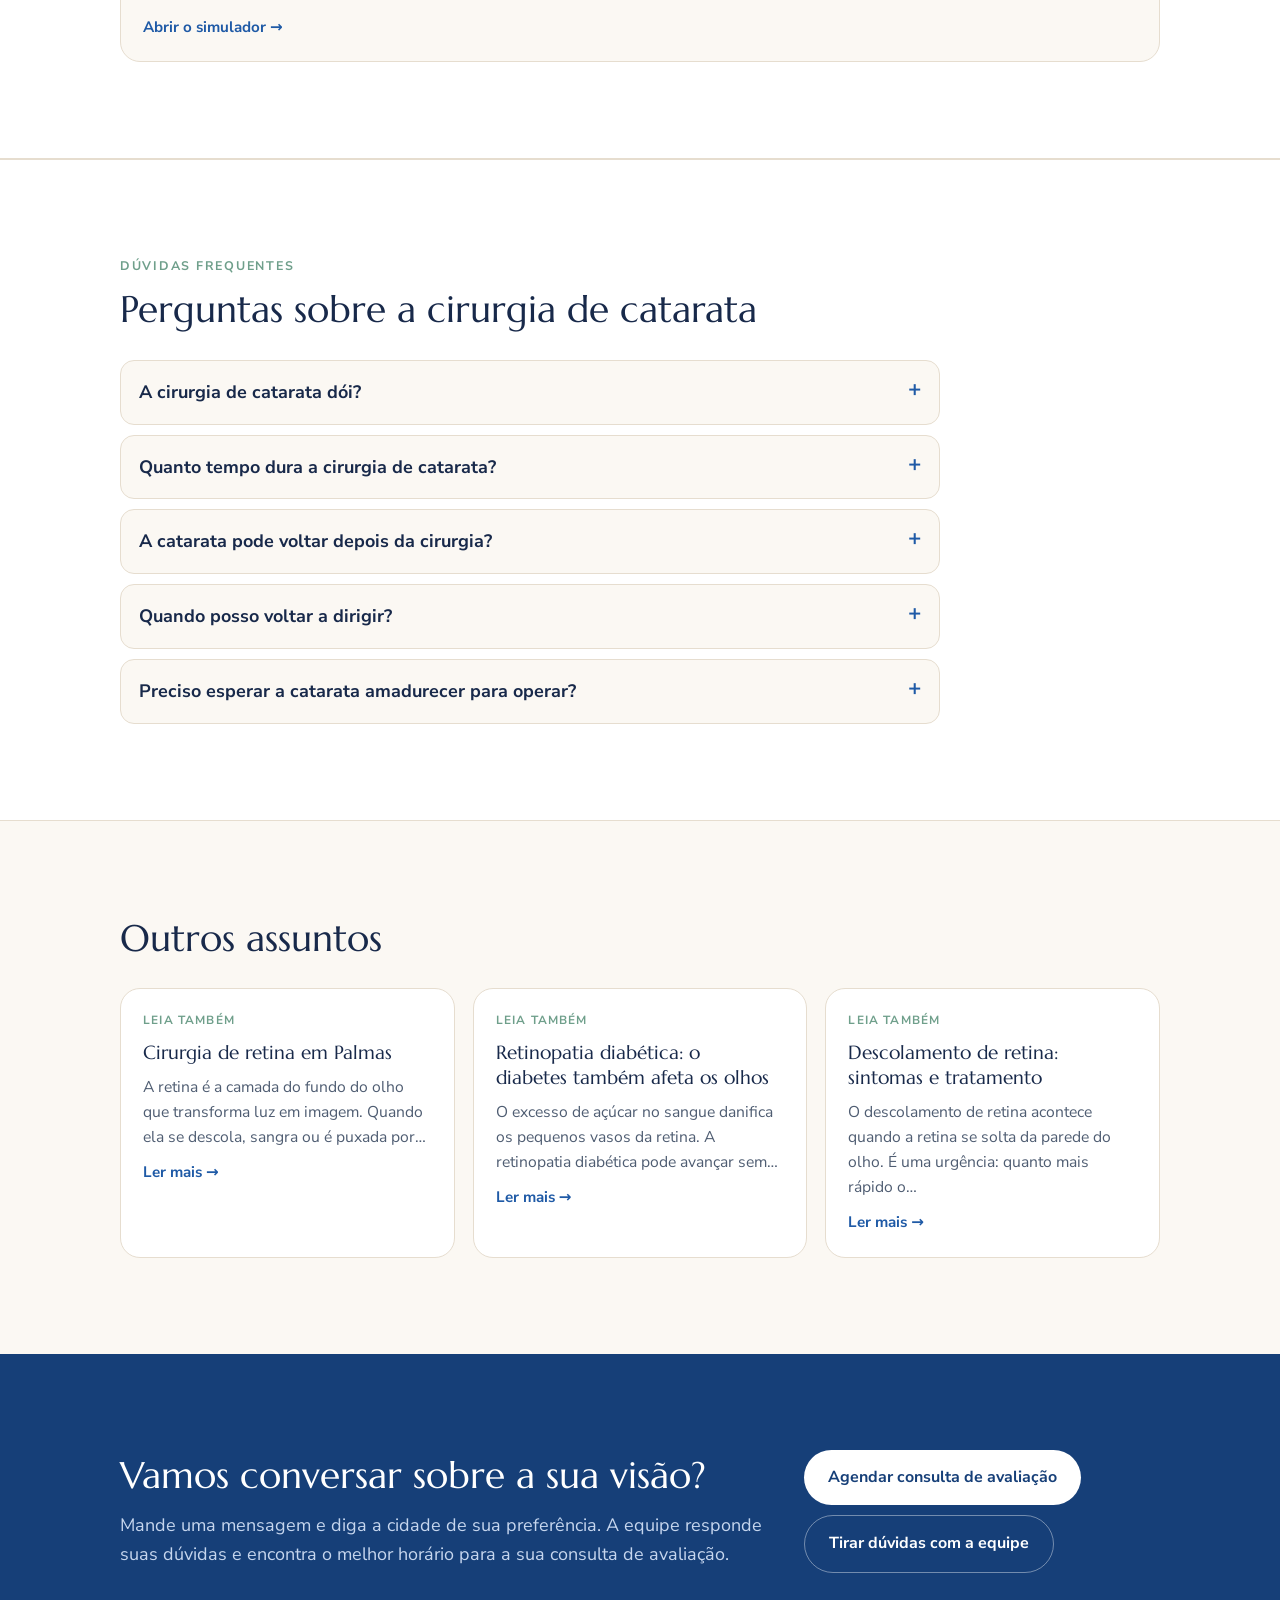
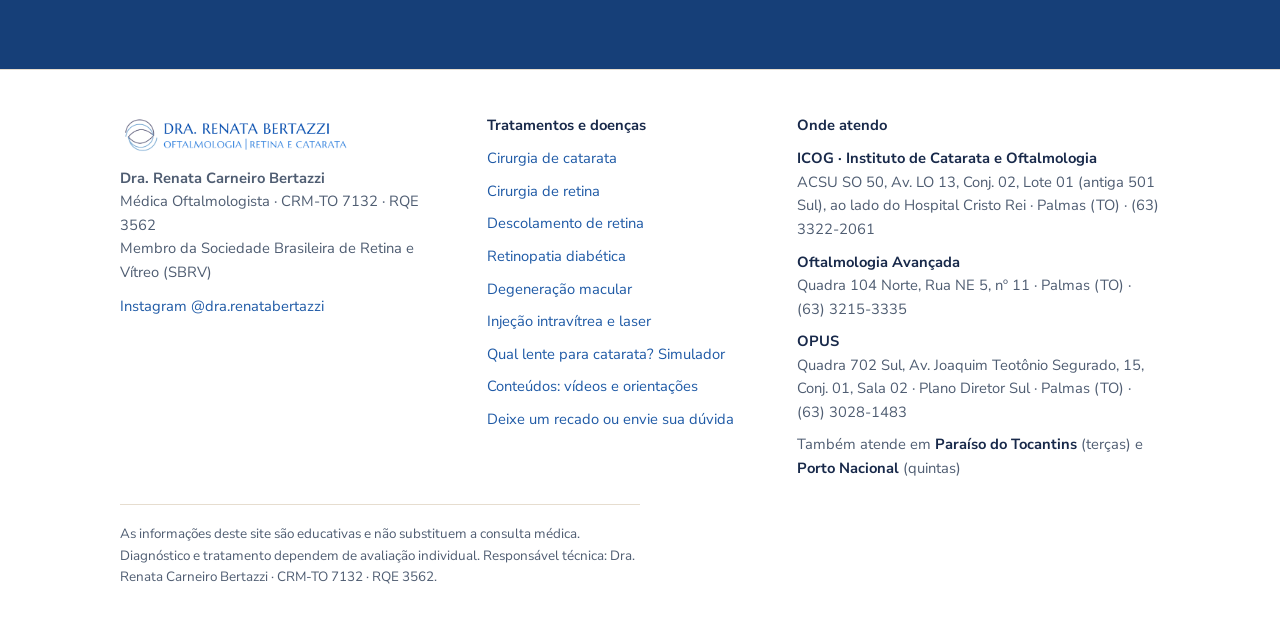
<file: cirurgia-de-catarata-palmas.html>
<!DOCTYPE html>
<html lang="pt-BR">
<head>
<meta charset="utf-8">
<meta name="viewport" content="width=device-width, initial-scale=1, viewport-fit=cover">
<title>Cirurgia de Catarata em Palmas (TO) | Dra. Renata Bertazzi</title>
<meta name="description" content="Cirurgia de catarata por facoemulsificação em Palmas (TO) com a Dra. Renata Bertazzi, oftalmologista. Como é feita, tipos de lente, preparo e recuperação.">
<link rel="canonical" href="https://drarenatabertazzi.com.br/cirurgia-de-catarata-palmas.html">
<meta property="og:type" content="website">
<meta property="og:locale" content="pt_BR">
<meta property="og:site_name" content="Dra. Renata Bertazzi">
<meta property="og:title" content="Cirurgia de Catarata em Palmas (TO) | Dra. Renata Bertazzi">
<meta property="og:description" content="Cirurgia de catarata por facoemulsificação em Palmas (TO) com a Dra. Renata Bertazzi, oftalmologista. Como é feita, tipos de lente, preparo e recuperação.">
<meta property="og:url" content="https://drarenatabertazzi.com.br/cirurgia-de-catarata-palmas.html">
<meta property="og:image" content="https://drarenatabertazzi.com.br/img/dra-renata-bertazzi-oftalmologista-palmas.webp">
<meta name="theme-color" content="#fbf8f3">
<link rel="icon" type="image/png" href="img/simbolo.png">
<link rel="apple-touch-icon" href="img/simbolo-grande.png">
<link rel="preconnect" href="https://fonts.googleapis.com">
<link rel="preconnect" href="https://fonts.gstatic.com" crossorigin>
<link href="https://fonts.googleapis.com/css2?family=Marcellus&family=Nunito+Sans:opsz,wght@6..12,400;6..12,600;6..12,700&display=swap" rel="stylesheet">
<link rel="stylesheet" href="style.css">
<script type="application/ld+json">
{
 "@context": "https://schema.org",
 "@graph": [
  {
   "@type": "MedicalWebPage",
   "@id": "https://drarenatabertazzi.com.br/cirurgia-de-catarata-palmas.html#pagina",
   "url": "https://drarenatabertazzi.com.br/cirurgia-de-catarata-palmas.html",
   "name": "Cirurgia de Catarata em Palmas (TO) | Dra. Renata Bertazzi",
   "description": "Cirurgia de catarata por facoemulsificação em Palmas (TO) com a Dra. Renata Bertazzi, oftalmologista. Como é feita, tipos de lente, preparo e recuperação.",
   "inLanguage": "pt-BR",
   "author": {
    "@id": "https://drarenatabertazzi.com.br/#medica"
   },
   "reviewedBy": {
    "@id": "https://drarenatabertazzi.com.br/#medica"
   }
  },
  {
   "@type": "BreadcrumbList",
   "itemListElement": [
    {
     "@type": "ListItem",
     "position": 1,
     "name": "Início",
     "item": "https://drarenatabertazzi.com.br/"
    },
    {
     "@type": "ListItem",
     "position": 2,
     "name": "Cirurgia de catarata em Palmas",
     "item": "https://drarenatabertazzi.com.br/cirurgia-de-catarata-palmas.html"
    }
   ]
  },
  {
   "@type": "Physician",
   "@id": "https://drarenatabertazzi.com.br/#medica",
   "name": "Dra. Renata Carneiro Bertazzi",
   "alternateName": "Dra. Renata Bertazzi",
   "description": "Médica oftalmologista em Palmas (TO): cirurgia de catarata, cirurgia de retina, injeção intravítrea e laser. Membro da Sociedade Brasileira de Retina e Vítreo.",
   "url": "https://drarenatabertazzi.com.br/",
   "image": "https://drarenatabertazzi.com.br/img/dra-renata-bertazzi-oftalmologista-palmas.webp",
   "logo": "https://drarenatabertazzi.com.br/img/logo-dra-renata-bertazzi.png",
   "medicalSpecialty": "Ophthalmologic",
   "sameAs": [
    "https://www.instagram.com/dra.renatabertazzi/"
   ],
   "address": {
    "@type": "PostalAddress",
    "streetAddress": "ACSU SO 50, Av. LO 13, Conj. 02, Lote 01 (antiga 501 Sul), ao lado do Hospital Cristo Rei",
    "addressLocality": "Palmas",
    "addressRegion": "TO",
    "addressCountry": "BR",
    "postalCode": "77016-010"
   },
   "location": [
    {
     "@type": "MedicalClinic",
     "name": "ICOG · Instituto de Catarata e Oftalmologia",
     "address": {
      "@type": "PostalAddress",
      "streetAddress": "ACSU SO 50, Av. LO 13, Conj. 02, Lote 01 (antiga 501 Sul), ao lado do Hospital Cristo Rei",
      "addressLocality": "Palmas",
      "addressRegion": "TO",
      "addressCountry": "BR",
      "postalCode": "77016-010"
     },
     "telephone": "+55-63-3322-2061"
    },
    {
     "@type": "MedicalClinic",
     "name": "Oftalmologia Avançada",
     "address": {
      "@type": "PostalAddress",
      "streetAddress": "Quadra 104 Norte, Rua NE 5, nº 11",
      "addressLocality": "Palmas",
      "addressRegion": "TO",
      "addressCountry": "BR",
      "postalCode": "77006-020"
     },
     "telephone": "+55-63-3215-3335"
    },
    {
     "@type": "MedicalClinic",
     "name": "OPUS",
     "address": {
      "@type": "PostalAddress",
      "streetAddress": "Quadra 702 Sul, Av. Joaquim Teotônio Segurado, 15, Conj. 01, Sala 02 · Plano Diretor Sul",
      "addressLocality": "Palmas",
      "addressRegion": "TO",
      "addressCountry": "BR"
     },
     "telephone": "+55-63-3028-1483"
    }
   ],
   "areaServed": [
    {
     "@type": "City",
     "name": "Palmas"
    },
    {
     "@type": "City",
     "name": "Paraíso do Tocantins"
    },
    {
     "@type": "City",
     "name": "Porto Nacional"
    }
   ],
   "memberOf": {
    "@type": "MedicalOrganization",
    "name": "Sociedade Brasileira de Retina e Vítreo (SBRV)"
   },
   "availableService": [
    {
     "@type": "MedicalProcedure",
     "name": "Cirurgia de catarata (facoemulsificação)"
    },
    {
     "@type": "MedicalProcedure",
     "name": "Vitrectomia"
    },
    {
     "@type": "MedicalProcedure",
     "name": "Cirurgia de descolamento de retina"
    },
    {
     "@type": "MedicalProcedure",
     "name": "Injeção intravítrea (anti-VEGF)"
    },
    {
     "@type": "MedicalProcedure",
     "name": "Fotocoagulação a laser da retina"
    },
    {
     "@type": "MedicalProcedure",
     "name": "Mapeamento de retina"
    }
   ],
   "identifier": [
    {
     "@type": "PropertyValue",
     "propertyID": "CRM-TO",
     "value": "7132"
    },
    {
     "@type": "PropertyValue",
     "propertyID": "RQE",
     "value": "3562"
    }
   ]
  },
  {
   "@type": "FAQPage",
   "mainEntity": [
    {
     "@type": "Question",
     "name": "A cirurgia de catarata dói?",
     "acceptedAnswer": {
      "@type": "Answer",
      "text": "Não. Um médico anestesista fica na sala durante toda a cirurgia, cuidando do seu conforto. O paciente fica acordado e pode sentir apenas uma leve pressão no olho."
     }
    },
    {
     "@type": "Question",
     "name": "Quanto tempo dura a cirurgia de catarata?",
     "acceptedAnswer": {
      "@type": "Answer",
      "text": "Em geral, de 15 a 30 minutos por olho. O paciente volta para casa no mesmo dia."
     }
    },
    {
     "@type": "Question",
     "name": "A catarata pode voltar depois da cirurgia?",
     "acceptedAnswer": {
      "@type": "Answer",
      "text": "Não. O cristalino opaco é retirado. Com o tempo, a membrana que segura a lente pode ficar opaca (opacificação da cápsula posterior), o que é tratado com um laser rápido no consultório, o YAG laser."
     }
    },
    {
     "@type": "Question",
     "name": "Quando posso voltar a dirigir?",
     "acceptedAnswer": {
      "@type": "Answer",
      "text": "Depende da recuperação da visão e da liberação no retorno. Muitos pacientes voltam em poucos dias, sempre com orientação médica."
     }
    },
    {
     "@type": "Question",
     "name": "Preciso esperar a catarata amadurecer para operar?",
     "acceptedAnswer": {
      "@type": "Answer",
      "text": "Não. A cirurgia é indicada quando a catarata começa a atrapalhar as atividades do dia a dia."
     }
    }
   ]
  }
 ]
}
</script>
</head>
<body>
<header class="top">
  <div class="wrap">
    <a class="brand" href="index.html" aria-label="Dra. Renata Bertazzi, página inicial">
      <img class="mark" src="img/simbolo.png" alt="" width="40" height="40"><span class="bt"><strong>Dra. Renata Bertazzi</strong>
      <span>Oftalmologia | Retina e Catarata</span></span>
    </a>
    <nav class="nav" aria-label="Principal">
      <a href="index.html#sobre">Sobre</a>
      <a href="cirurgia-de-catarata-palmas.html" aria-current="page">Catarata</a>
      <a href="cirurgia-de-retina-palmas.html">Retina</a>
      <a href="index.html#seguranca">Segurança</a>
      <a href="conteudos.html">Conteúdos</a>
      <a href="index.html#atendimento">Onde atendo</a>
      <a class="btn" href="https://wa.me/5511978806444?text=Ol%C3%A1%21%20Vim%20pelo%20site%20da%20Dra.%20Renata%20Bertazzi%20e%20gostaria%20de%20agendar%20uma%20consulta." target="_blank" rel="noopener">Agendar consulta</a>
    </nav>
  </div>
</header>

<main>
<section class="page-hero">
  <div class="wrap has-photo">
    <div class="stack">
      <nav class="crumbs" aria-label="Você está em"><a href="index.html">Início</a> <span aria-hidden="true">›</span> <span>Cirurgia de catarata em Palmas</span></nav>
      <span class="eyebrow">Catarata · Palmas (TO)</span>
      <h1>Cirurgia de catarata em Palmas</h1>
      <p class="lead">A catarata deixa a visão embaçada e as cores apagadas, mas tem tratamento. A cirurgia troca a lente natural opaca do olho por uma lente artificial transparente e devolve a nitidez da visão na maioria dos casos.</p>
      <p class="cred">Por <b>Dra. Renata Carneiro Bertazzi</b>, médica oftalmologista · CRM-TO 7132 · RQE 3562 · Membro da SBRV</p>
      <div class="actions"><a class="btn" href="https://wa.me/5511978806444?text=Ol%C3%A1%21%20Vim%20pelo%20site%20da%20Dra.%20Renata%20Bertazzi%20e%20gostaria%20de%20agendar%20uma%20consulta." target="_blank" rel="noopener">Agendar consulta de avaliação</a><a class="btn soft" href="https://wa.me/5511978806444?text=Ol%C3%A1%21%20Vim%20pelo%20site%20da%20Dra.%20Renata%20Bertazzi%20e%20gostaria%20de%20agendar%20uma%20consulta." target="_blank" rel="noopener">Tirar dúvidas com a equipe</a></div>
    </div>
    <figure class="page-photo"><img src="img/microscopio-cirurgico-catarata.webp" alt="Dra. Renata Bertazzi ajustando o microscópio cirúrgico antes de uma cirurgia de catarata em Palmas"></figure>
  </div>
</section>

<section class="band">
  <div class="wrap">
    <article class="article">

<h2>O que é catarata</h2>
<p>Dentro do olho existe uma lente natural chamada cristalino. Ela é transparente e ajuda a focar as imagens. Com o passar dos anos, o cristalino vai ficando opaco, como um vidro embaçado. Essa opacidade é a catarata.</p>
<p>A catarata é mais comum depois dos 60 anos, mas também aparece mais cedo em quem tem diabetes, usa corticoide por muito tempo, teve trauma no olho ou passou por outras cirurgias oculares.</p>

<h2>Sinais de que a catarata está atrapalhando</h2>
<ul>
  <li>Visão embaçada ou "nublada", que os óculos não corrigem</li>
  <li>Cores mais apagadas ou amareladas</li>
  <li>Ofuscamento com faróis e luzes à noite</li>
  <li>Dificuldade para ler, dirigir ou reconhecer rostos</li>
  <li>Troca frequente do grau dos óculos</li>
</ul>
<p>Não é preciso esperar a catarata "amadurecer". A cirurgia é indicada quando a visão começa a atrapalhar a rotina, e operar no momento certo costuma tornar o procedimento mais seguro.</p>

<h2>Como é a cirurgia de catarata</h2>
<p>A técnica usada é a <strong>facoemulsificação</strong>. Por uma abertura de cerca de 2 milímetros, o cristalino opaco é fragmentado com ultrassom e aspirado. No lugar dele, é implantada uma <strong>lente intraocular</strong> dobrável, que fica no olho para sempre.</p>
<ul>
  <li><strong>Anestesia:</strong> um médico anestesista fica na sala durante toda a cirurgia, cuidando do seu conforto. O paciente fica acordado e tranquilo.</li>
  <li><strong>Duração:</strong> em geral de 15 a 30 minutos por olho.</li>
  <li><strong>Alta:</strong> no mesmo dia, com acompanhante.</li>
  <li><strong>Um olho de cada vez:</strong> o segundo olho costuma ser operado dias ou semanas depois.</li>
</ul>

<h2>Exames antes da cirurgia</h2>
<p>Antes de operar, a Dra. Renata faz um exame oftalmológico completo e pede exames que medem o olho e definem o grau exato da lente:</p>
<ul>
  <li><strong>Biometria</strong>, que calcula o grau da lente intraocular</li>
  <li><strong>Topografia ou tomografia de córnea</strong>, que avalia o astigmatismo</li>
  <li><strong>Microscopia especular</strong>, que avalia a saúde da córnea</li>
  <li><strong>Mapeamento de retina</strong>, para verificar se a retina está saudável</li>
</ul>

<h2>Tipos de lente intraocular</h2>
<div class="lens-wrap">
  <table class="lens-table">
    <thead><tr><th>Lente</th><th>Para que serve</th><th>Óculos depois</th></tr></thead>
    <tbody>
      <tr><td>Monofocal</td><td>Foca bem em uma distância, normalmente para longe.</td><td>Em geral, óculos para perto.</td></tr>
      <tr><td>Tórica</td><td>Corrige também o astigmatismo.</td><td>Depende da distância escolhida.</td></tr>
      <tr><td>Foco estendido (EDOF)</td><td>Amplia a visão de longe até a intermediária, como o computador.</td><td>Pode precisar para leitura miúda.</td></tr>
      <tr><td>Multifocal</td><td>Foca em longe, intermediário e perto.</td><td>Menor dependência de óculos.</td></tr>
    </tbody>
  </table>
</div>
<p>A escolha da lente é feita em conjunto, considerando os exames, a saúde do olho e a rotina de cada paciente.</p>

<h2>Recuperação depois da cirurgia</h2>
<ul>
  <li>Usar os colírios prescritos nos horários certos</li>
  <li>Não coçar nem apertar o olho; usar o protetor para dormir nos primeiros dias</li>
  <li>Evitar esforço físico, piscina e mar pelo período orientado</li>
  <li>Comparecer a todos os retornos marcados</li>
</ul>
<div class="alert" role="note">
  <h3>Entre em contato imediatamente se notar:</h3>
  <p>Dor forte, piora da visão, vermelhidão intensa ou secreção no olho operado.</p>
</div>

    </article>
  </div>
</section>
<section class="band alt">
  <div class="wrap">
    <a class="card rel" href="qual-lente-para-catarata.html" style="text-decoration:none">
      <span class="tag">Simulador</span>
      <h3>Está na dúvida sobre a sua lente? A gente te ajuda.</h3>
      <p>Responda quatro perguntas sobre o seu dia a dia e veja como você enxergaria de longe, no computador e no celular com cada tipo de lente.</p>
      <span class="more">Abrir o simulador →</span>
    </a>
  </div>
</section>

<section class="band alt">
  <div class="wrap">
    <div class="head"><span class="eyebrow">Dúvidas frequentes</span><h2>Perguntas sobre a cirurgia de catarata</h2></div>
    <div class="faq">
      <details>
        <summary>A cirurgia de catarata dói?</summary>
        <p>Não. Um médico anestesista fica na sala durante toda a cirurgia, cuidando do seu conforto. O paciente fica acordado e pode sentir apenas uma leve pressão no olho.</p>
      </details>
      <details>
        <summary>Quanto tempo dura a cirurgia de catarata?</summary>
        <p>Em geral, de 15 a 30 minutos por olho. O paciente volta para casa no mesmo dia.</p>
      </details>
      <details>
        <summary>A catarata pode voltar depois da cirurgia?</summary>
        <p>Não. O cristalino opaco é retirado. Com o tempo, a membrana que segura a lente pode ficar opaca (opacificação da cápsula posterior), o que é tratado com um laser rápido no consultório, o YAG laser.</p>
      </details>
      <details>
        <summary>Quando posso voltar a dirigir?</summary>
        <p>Depende da recuperação da visão e da liberação no retorno. Muitos pacientes voltam em poucos dias, sempre com orientação médica.</p>
      </details>
      <details>
        <summary>Preciso esperar a catarata amadurecer para operar?</summary>
        <p>Não. A cirurgia é indicada quando a catarata começa a atrapalhar as atividades do dia a dia.</p>
      </details>
    </div>
  </div>
</section>

<section class="band">
  <div class="wrap">
    <div class="head"><h2>Outros assuntos</h2></div>
    <div class="grid-3">
      <a class="card rel" href="cirurgia-de-retina-palmas.html"><span class="tag">Leia também</span><h3>Cirurgia de retina em Palmas</h3><p>A retina é a camada do fundo do olho que transforma luz em imagem. Quando ela se descola, sangra ou é puxada por…</p><span class="more">Ler mais →</span></a>
      <a class="card rel" href="retinopatia-diabetica.html"><span class="tag">Leia também</span><h3>Retinopatia diabética: o diabetes também afeta os olhos</h3><p>O excesso de açúcar no sangue danifica os pequenos vasos da retina. A retinopatia diabética pode avançar sem…</p><span class="more">Ler mais →</span></a>
      <a class="card rel" href="descolamento-de-retina.html"><span class="tag">Leia também</span><h3>Descolamento de retina: sintomas e tratamento</h3><p>O descolamento de retina acontece quando a retina se solta da parede do olho. É uma urgência: quanto mais rápido o…</p><span class="more">Ler mais →</span></a>
    </div>
  </div>
</section>

<section class="band cta">
  <div class="wrap">
    <div class="stack">
      <h2>Vamos conversar sobre a sua visão?</h2>
      <p>Mande uma mensagem e diga a cidade de sua preferência. A equipe responde suas dúvidas e encontra o melhor horário para a sua consulta de avaliação.</p>
    </div>
    <div class="actions">
      <a class="btn" href="https://wa.me/5511978806444?text=Ol%C3%A1%21%20Vim%20pelo%20site%20da%20Dra.%20Renata%20Bertazzi%20e%20gostaria%20de%20agendar%20uma%20consulta." target="_blank" rel="noopener">Agendar consulta de avaliação</a>
      <a class="btn soft" href="https://wa.me/5511978806444?text=Ol%C3%A1%21%20Vim%20pelo%20site%20da%20Dra.%20Renata%20Bertazzi%20e%20gostaria%20de%20agendar%20uma%20consulta." target="_blank" rel="noopener">Tirar dúvidas com a equipe</a>
    </div>
  </div>
</section>
</main>

<footer class="site-foot">
  <div class="wrap foot-grid">
    <div class="stack">
      <img src="img/logo-dra-renata-bertazzi.png" alt="Dra. Renata Bertazzi · Oftalmologia | Retina e Catarata" class="foot-logo" width="230" height="43" loading="lazy">
      <p><strong>Dra. Renata Carneiro Bertazzi</strong><br>Médica Oftalmologista · CRM-TO 7132 · RQE 3562<br>Membro da Sociedade Brasileira de Retina e Vítreo (SBRV)</p>
      <p><a href="https://www.instagram.com/dra.renatabertazzi/" target="_blank" rel="noopener">Instagram @dra.renatabertazzi</a></p>
    </div>
    <div class="stack">
      <b>Tratamentos e doenças</b>
      <ul class="foot-list">
        <li><a href="cirurgia-de-catarata-palmas.html">Cirurgia de catarata</a></li>
        <li><a href="cirurgia-de-retina-palmas.html">Cirurgia de retina</a></li>
        <li><a href="descolamento-de-retina.html">Descolamento de retina</a></li>
        <li><a href="retinopatia-diabetica.html">Retinopatia diabética</a></li>
        <li><a href="degeneracao-macular.html">Degeneração macular</a></li>
        <li><a href="injecao-intravitrea-e-laser-palmas.html">Injeção intravítrea e laser</a></li>
        <li><a href="qual-lente-para-catarata.html">Qual lente para catarata? Simulador</a></li>
        <li><a href="conteudos.html">Conteúdos: vídeos e orientações</a></li>
        <li><a href="index.html#fale">Deixe um recado ou envie sua dúvida</a></li>
      </ul>
    </div>
    <div class="stack">
      <b>Onde atendo</b>
      <ul class="foot-list">
        <li><b>ICOG · Instituto de Catarata e Oftalmologia</b><br>ACSU SO 50, Av. LO 13, Conj. 02, Lote 01 (antiga 501 Sul), ao lado do Hospital Cristo Rei · Palmas (TO) · (63) 3322-2061</li>
        <li><b>Oftalmologia Avançada</b><br>Quadra 104 Norte, Rua NE 5, nº 11 · Palmas (TO) · (63) 3215-3335</li>
        <li><b>OPUS</b><br>Quadra 702 Sul, Av. Joaquim Teotônio Segurado, 15, Conj. 01, Sala 02 · Plano Diretor Sul · Palmas (TO) · (63) 3028-1483</li>
        <li>Também atende em <b>Paraíso do Tocantins</b> (terças) e <b>Porto Nacional</b> (quintas)</li>
      </ul>
    </div>
  </div>
  <div class="wrap"><p class="foot-note">As informações deste site são educativas e não substituem a consulta médica. Diagnóstico e tratamento dependem de avaliação individual. Responsável técnica: Dra. Renata Carneiro Bertazzi · CRM-TO 7132 · RQE 3562.</p></div>
</footer>
<div class="mbar" role="region" aria-label="Contato rápido">
  <a class="btn soft" href="https://wa.me/5511978806444?text=Ol%C3%A1%21%20Vim%20pelo%20site%20da%20Dra.%20Renata%20Bertazzi%20e%20gostaria%20de%20agendar%20uma%20consulta." target="_blank" rel="noopener"><svg viewBox="0 0 24 24" fill="none" stroke="currentColor" stroke-width="1.8" stroke-linecap="round" stroke-linejoin="round" aria-hidden="true"><path d="M4 5h16v11H9l-5 4z"/><path d="M8 9.5h8M8 12.5h5"/></svg> Tirar dúvidas</a>
  <a class="btn" href="https://wa.me/5511978806444?text=Ol%C3%A1%21%20Vim%20pelo%20site%20da%20Dra.%20Renata%20Bertazzi%20e%20gostaria%20de%20agendar%20uma%20consulta." target="_blank" rel="noopener">Agendar consulta</a>
</div>
</body>
</html>
</file>
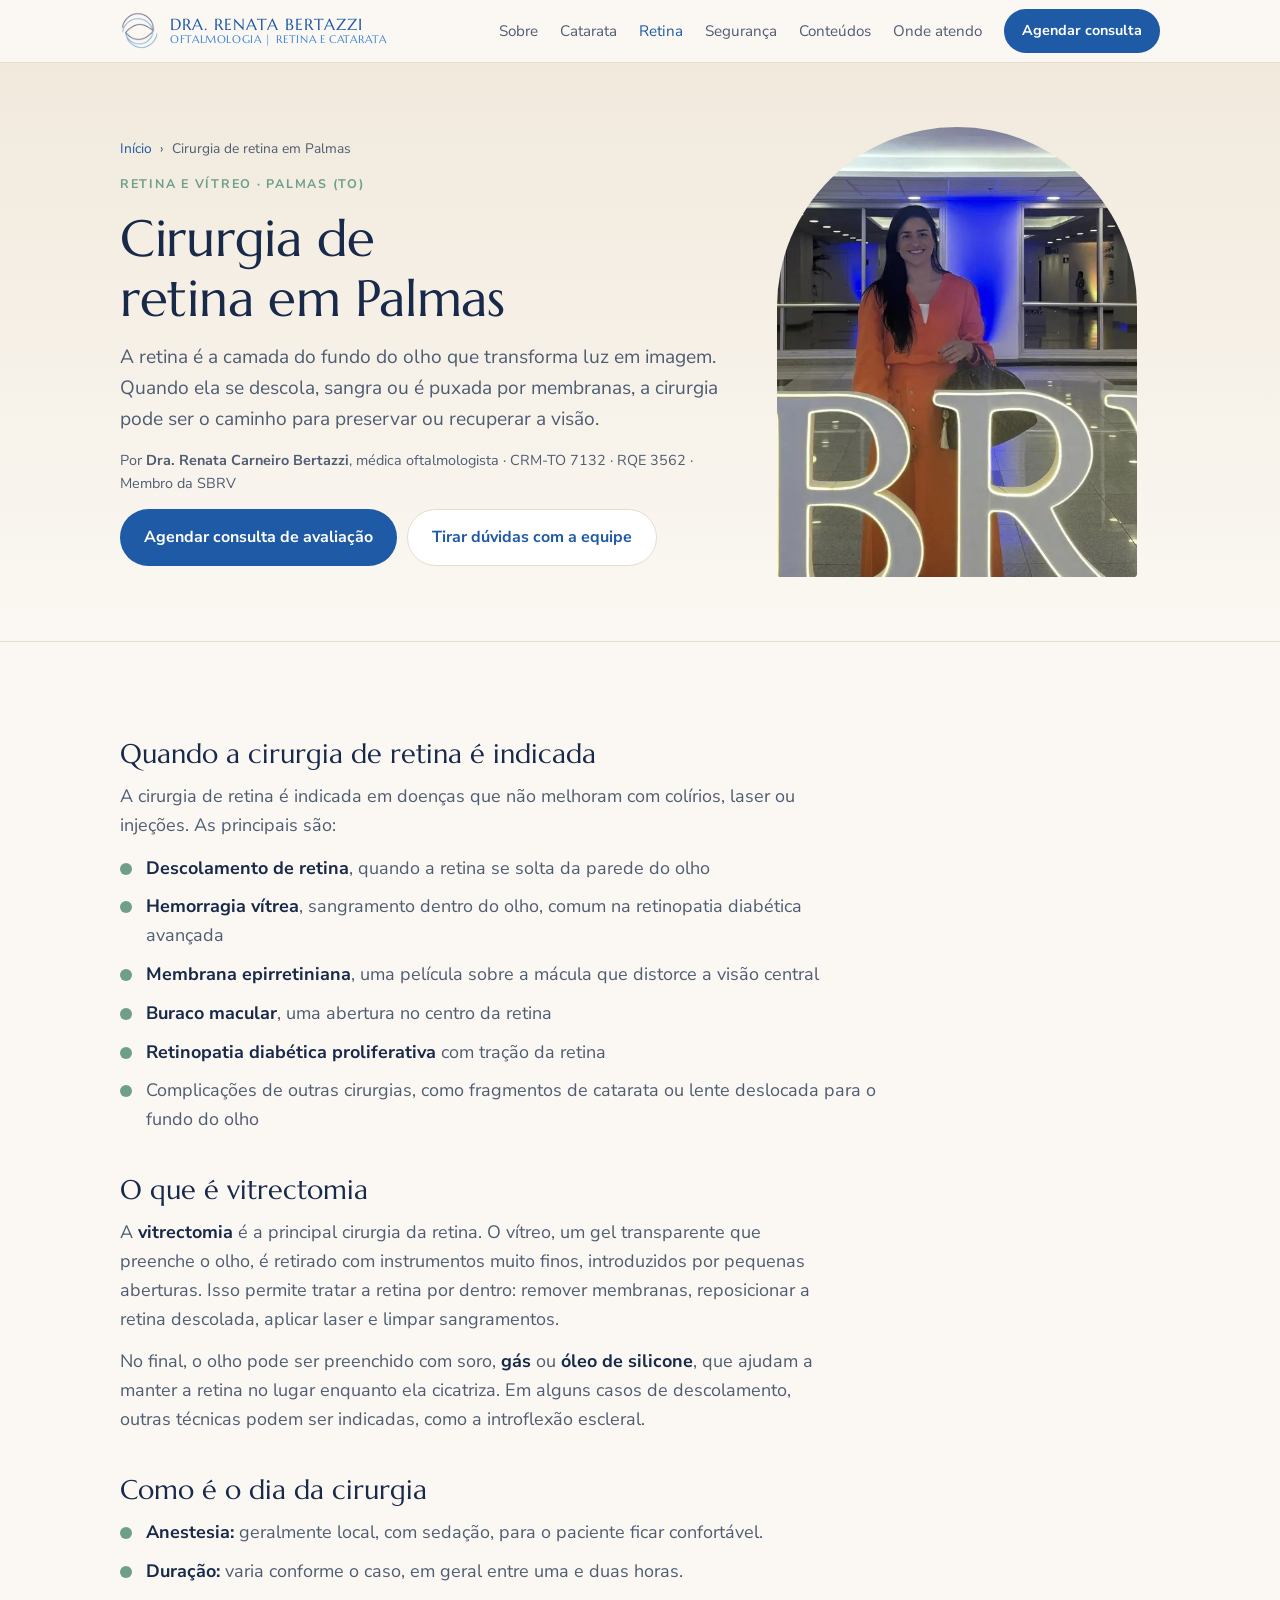
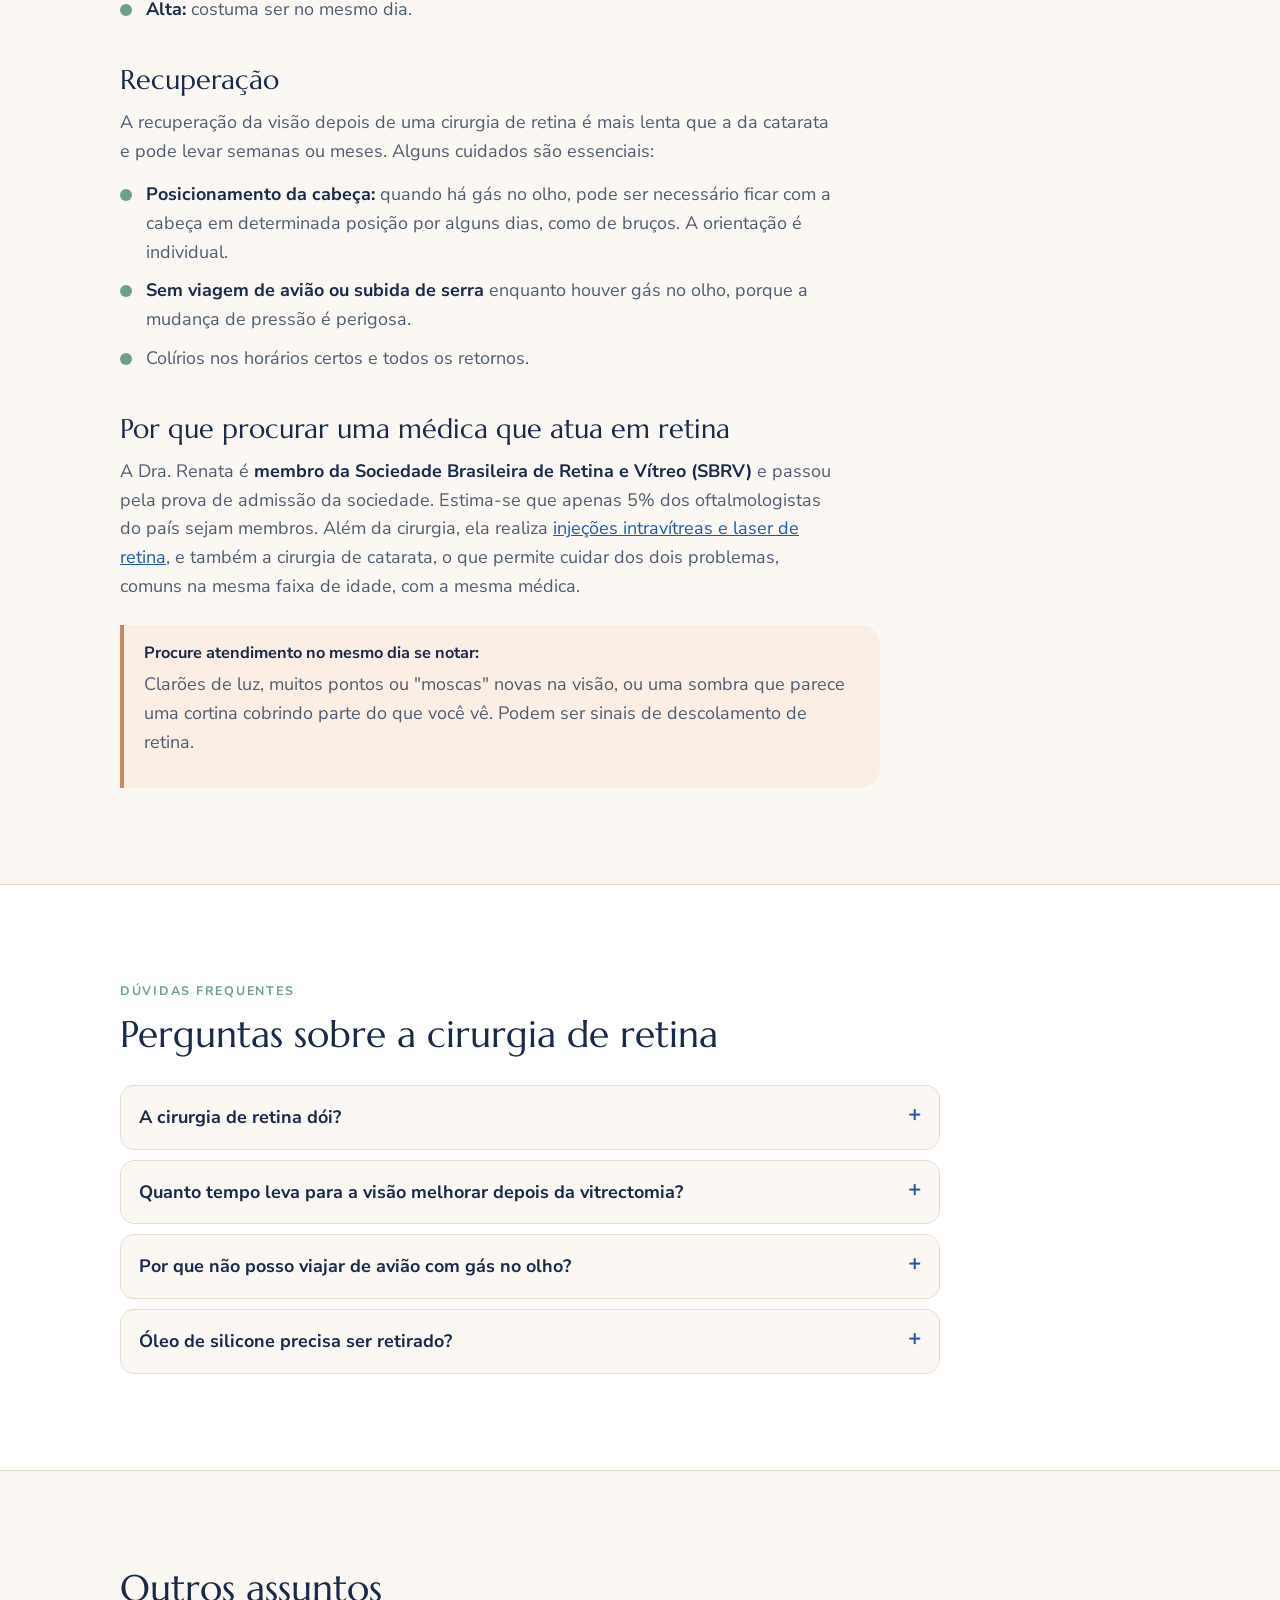
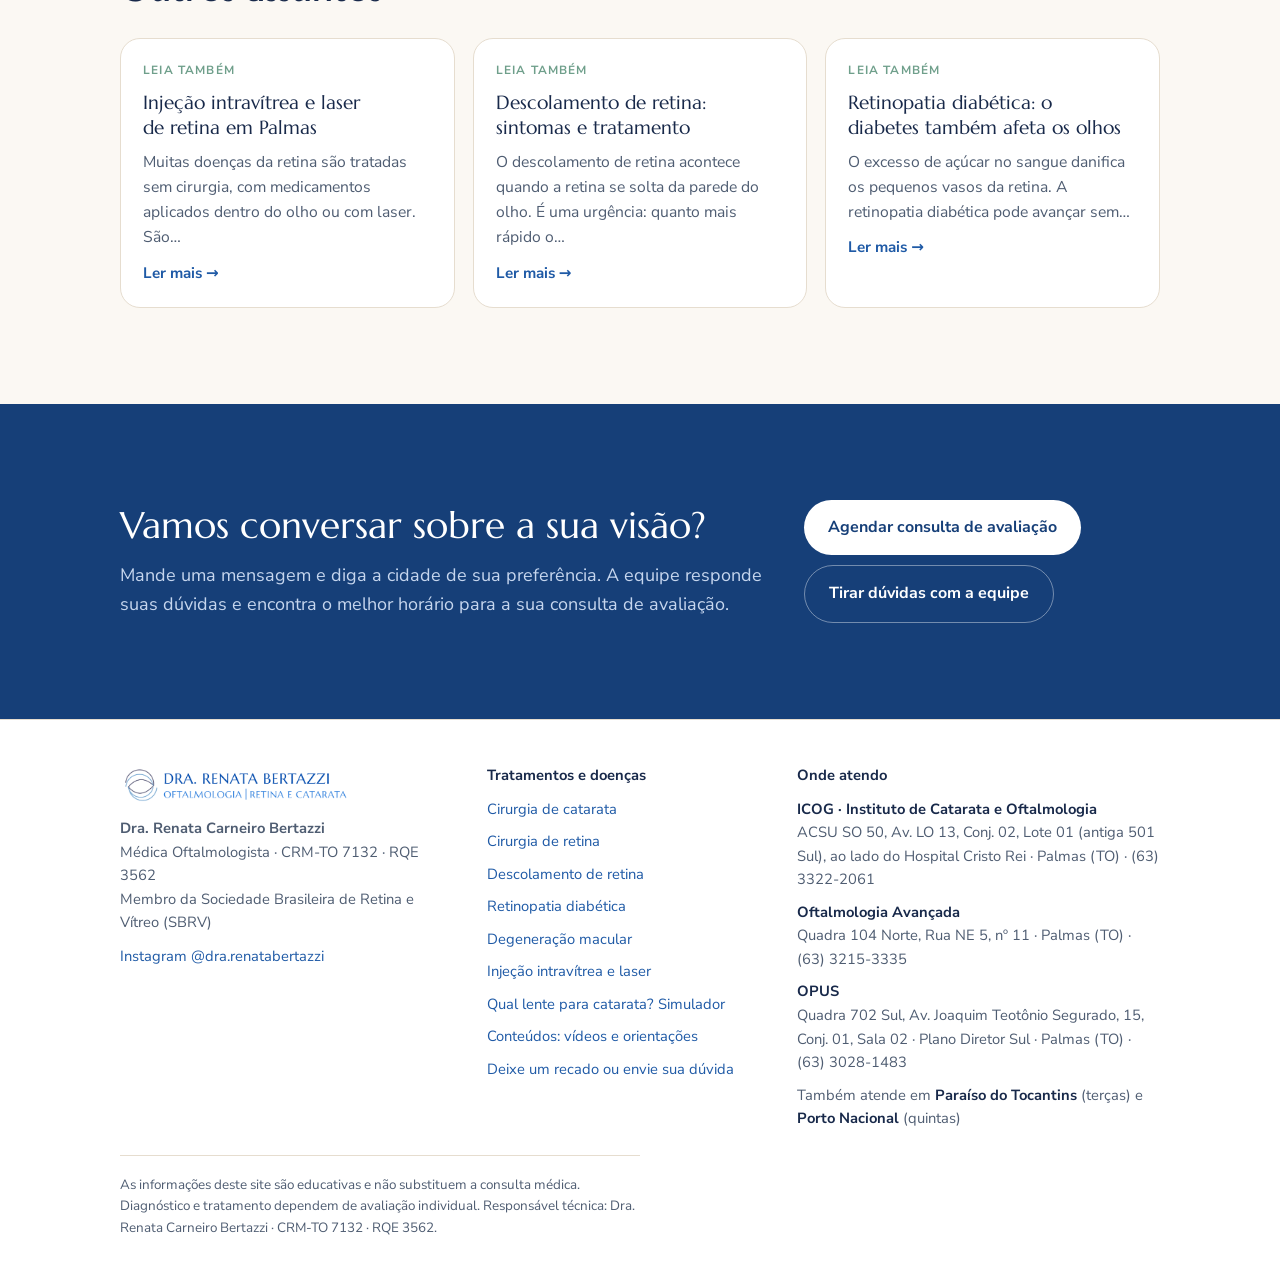
<file: cirurgia-de-retina-palmas.html>
<!DOCTYPE html>
<html lang="pt-BR">
<head>
<meta charset="utf-8">
<meta name="viewport" content="width=device-width, initial-scale=1, viewport-fit=cover">
<title>Cirurgia de Retina em Palmas (TO): Vitrectomia | Dra. Renata Bertazzi</title>
<meta name="description" content="Cirurgia de retina e vitrectomia em Palmas (TO) com a Dra. Renata Bertazzi, membro da Sociedade Brasileira de Retina e Vítreo. Indicações, como é feita e recuperação.">
<link rel="canonical" href="https://drarenatabertazzi.com.br/cirurgia-de-retina-palmas.html">
<meta property="og:type" content="website">
<meta property="og:locale" content="pt_BR">
<meta property="og:site_name" content="Dra. Renata Bertazzi">
<meta property="og:title" content="Cirurgia de Retina em Palmas (TO): Vitrectomia | Dra. Renata Bertazzi">
<meta property="og:description" content="Cirurgia de retina e vitrectomia em Palmas (TO) com a Dra. Renata Bertazzi, membro da Sociedade Brasileira de Retina e Vítreo. Indicações, como é feita e recuperação.">
<meta property="og:url" content="https://drarenatabertazzi.com.br/cirurgia-de-retina-palmas.html">
<meta property="og:image" content="https://drarenatabertazzi.com.br/img/dra-renata-bertazzi-oftalmologista-palmas.webp">
<meta name="theme-color" content="#fbf8f3">
<link rel="icon" type="image/png" href="img/simbolo.png">
<link rel="apple-touch-icon" href="img/simbolo-grande.png">
<link rel="preconnect" href="https://fonts.googleapis.com">
<link rel="preconnect" href="https://fonts.gstatic.com" crossorigin>
<link href="https://fonts.googleapis.com/css2?family=Marcellus&family=Nunito+Sans:opsz,wght@6..12,400;6..12,600;6..12,700&display=swap" rel="stylesheet">
<link rel="stylesheet" href="style.css">
<script type="application/ld+json">
{
 "@context": "https://schema.org",
 "@graph": [
  {
   "@type": "MedicalWebPage",
   "@id": "https://drarenatabertazzi.com.br/cirurgia-de-retina-palmas.html#pagina",
   "url": "https://drarenatabertazzi.com.br/cirurgia-de-retina-palmas.html",
   "name": "Cirurgia de Retina em Palmas (TO): Vitrectomia | Dra. Renata Bertazzi",
   "description": "Cirurgia de retina e vitrectomia em Palmas (TO) com a Dra. Renata Bertazzi, membro da Sociedade Brasileira de Retina e Vítreo. Indicações, como é feita e recuperação.",
   "inLanguage": "pt-BR",
   "author": {
    "@id": "https://drarenatabertazzi.com.br/#medica"
   },
   "reviewedBy": {
    "@id": "https://drarenatabertazzi.com.br/#medica"
   }
  },
  {
   "@type": "BreadcrumbList",
   "itemListElement": [
    {
     "@type": "ListItem",
     "position": 1,
     "name": "Início",
     "item": "https://drarenatabertazzi.com.br/"
    },
    {
     "@type": "ListItem",
     "position": 2,
     "name": "Cirurgia de retina em Palmas",
     "item": "https://drarenatabertazzi.com.br/cirurgia-de-retina-palmas.html"
    }
   ]
  },
  {
   "@type": "Physician",
   "@id": "https://drarenatabertazzi.com.br/#medica",
   "name": "Dra. Renata Carneiro Bertazzi",
   "alternateName": "Dra. Renata Bertazzi",
   "description": "Médica oftalmologista em Palmas (TO): cirurgia de catarata, cirurgia de retina, injeção intravítrea e laser. Membro da Sociedade Brasileira de Retina e Vítreo.",
   "url": "https://drarenatabertazzi.com.br/",
   "image": "https://drarenatabertazzi.com.br/img/dra-renata-bertazzi-oftalmologista-palmas.webp",
   "logo": "https://drarenatabertazzi.com.br/img/logo-dra-renata-bertazzi.png",
   "medicalSpecialty": "Ophthalmologic",
   "sameAs": [
    "https://www.instagram.com/dra.renatabertazzi/"
   ],
   "address": {
    "@type": "PostalAddress",
    "streetAddress": "ACSU SO 50, Av. LO 13, Conj. 02, Lote 01 (antiga 501 Sul), ao lado do Hospital Cristo Rei",
    "addressLocality": "Palmas",
    "addressRegion": "TO",
    "addressCountry": "BR",
    "postalCode": "77016-010"
   },
   "location": [
    {
     "@type": "MedicalClinic",
     "name": "ICOG · Instituto de Catarata e Oftalmologia",
     "address": {
      "@type": "PostalAddress",
      "streetAddress": "ACSU SO 50, Av. LO 13, Conj. 02, Lote 01 (antiga 501 Sul), ao lado do Hospital Cristo Rei",
      "addressLocality": "Palmas",
      "addressRegion": "TO",
      "addressCountry": "BR",
      "postalCode": "77016-010"
     },
     "telephone": "+55-63-3322-2061"
    },
    {
     "@type": "MedicalClinic",
     "name": "Oftalmologia Avançada",
     "address": {
      "@type": "PostalAddress",
      "streetAddress": "Quadra 104 Norte, Rua NE 5, nº 11",
      "addressLocality": "Palmas",
      "addressRegion": "TO",
      "addressCountry": "BR",
      "postalCode": "77006-020"
     },
     "telephone": "+55-63-3215-3335"
    },
    {
     "@type": "MedicalClinic",
     "name": "OPUS",
     "address": {
      "@type": "PostalAddress",
      "streetAddress": "Quadra 702 Sul, Av. Joaquim Teotônio Segurado, 15, Conj. 01, Sala 02 · Plano Diretor Sul",
      "addressLocality": "Palmas",
      "addressRegion": "TO",
      "addressCountry": "BR"
     },
     "telephone": "+55-63-3028-1483"
    }
   ],
   "areaServed": [
    {
     "@type": "City",
     "name": "Palmas"
    },
    {
     "@type": "City",
     "name": "Paraíso do Tocantins"
    },
    {
     "@type": "City",
     "name": "Porto Nacional"
    }
   ],
   "memberOf": {
    "@type": "MedicalOrganization",
    "name": "Sociedade Brasileira de Retina e Vítreo (SBRV)"
   },
   "availableService": [
    {
     "@type": "MedicalProcedure",
     "name": "Cirurgia de catarata (facoemulsificação)"
    },
    {
     "@type": "MedicalProcedure",
     "name": "Vitrectomia"
    },
    {
     "@type": "MedicalProcedure",
     "name": "Cirurgia de descolamento de retina"
    },
    {
     "@type": "MedicalProcedure",
     "name": "Injeção intravítrea (anti-VEGF)"
    },
    {
     "@type": "MedicalProcedure",
     "name": "Fotocoagulação a laser da retina"
    },
    {
     "@type": "MedicalProcedure",
     "name": "Mapeamento de retina"
    }
   ],
   "identifier": [
    {
     "@type": "PropertyValue",
     "propertyID": "CRM-TO",
     "value": "7132"
    },
    {
     "@type": "PropertyValue",
     "propertyID": "RQE",
     "value": "3562"
    }
   ]
  },
  {
   "@type": "FAQPage",
   "mainEntity": [
    {
     "@type": "Question",
     "name": "A cirurgia de retina dói?",
     "acceptedAnswer": {
      "@type": "Answer",
      "text": "A cirurgia é feita com anestesia local e sedação. Depois dela pode haver desconforto, controlado com os medicamentos prescritos."
     }
    },
    {
     "@type": "Question",
     "name": "Quanto tempo leva para a visão melhorar depois da vitrectomia?",
     "acceptedAnswer": {
      "@type": "Answer",
      "text": "A recuperação é gradual e pode levar de semanas a meses. Quando há gás no olho, a visão fica muito embaçada até o gás ser absorvido."
     }
    },
    {
     "@type": "Question",
     "name": "Por que não posso viajar de avião com gás no olho?",
     "acceptedAnswer": {
      "@type": "Answer",
      "text": "A queda de pressão no avião ou em lugares altos faz o gás expandir e pode aumentar perigosamente a pressão dentro do olho."
     }
    },
    {
     "@type": "Question",
     "name": "Óleo de silicone precisa ser retirado?",
     "acceptedAnswer": {
      "@type": "Answer",
      "text": "Em muitos casos, sim. O óleo costuma ser retirado em uma segunda cirurgia, depois que a retina cicatriza. A conduta é definida caso a caso."
     }
    }
   ]
  }
 ]
}
</script>
</head>
<body>
<header class="top">
  <div class="wrap">
    <a class="brand" href="index.html" aria-label="Dra. Renata Bertazzi, página inicial">
      <img class="mark" src="img/simbolo.png" alt="" width="40" height="40"><span class="bt"><strong>Dra. Renata Bertazzi</strong>
      <span>Oftalmologia | Retina e Catarata</span></span>
    </a>
    <nav class="nav" aria-label="Principal">
      <a href="index.html#sobre">Sobre</a>
      <a href="cirurgia-de-catarata-palmas.html">Catarata</a>
      <a href="cirurgia-de-retina-palmas.html" aria-current="page">Retina</a>
      <a href="index.html#seguranca">Segurança</a>
      <a href="conteudos.html">Conteúdos</a>
      <a href="index.html#atendimento">Onde atendo</a>
      <a class="btn" href="https://wa.me/5511978806444?text=Ol%C3%A1%21%20Vim%20pelo%20site%20da%20Dra.%20Renata%20Bertazzi%20e%20gostaria%20de%20agendar%20uma%20consulta." target="_blank" rel="noopener">Agendar consulta</a>
    </nav>
  </div>
</header>

<main>
<section class="page-hero">
  <div class="wrap has-photo">
    <div class="stack">
      <nav class="crumbs" aria-label="Você está em"><a href="index.html">Início</a> <span aria-hidden="true">›</span> <span>Cirurgia de retina em Palmas</span></nav>
      <span class="eyebrow">Retina e vítreo · Palmas (TO)</span>
      <h1>Cirurgia de retina em Palmas</h1>
      <p class="lead">A retina é a camada do fundo do olho que transforma luz em imagem. Quando ela se descola, sangra ou é puxada por membranas, a cirurgia pode ser o caminho para preservar ou recuperar a visão.</p>
      <p class="cred">Por <b>Dra. Renata Carneiro Bertazzi</b>, médica oftalmologista · CRM-TO 7132 · RQE 3562 · Membro da SBRV</p>
      <div class="actions"><a class="btn" href="https://wa.me/5511978806444?text=Ol%C3%A1%21%20Vim%20pelo%20site%20da%20Dra.%20Renata%20Bertazzi%20e%20gostaria%20de%20agendar%20uma%20consulta." target="_blank" rel="noopener">Agendar consulta de avaliação</a><a class="btn soft" href="https://wa.me/5511978806444?text=Ol%C3%A1%21%20Vim%20pelo%20site%20da%20Dra.%20Renata%20Bertazzi%20e%20gostaria%20de%20agendar%20uma%20consulta." target="_blank" rel="noopener">Tirar dúvidas com a equipe</a></div>
    </div>
    <figure class="page-photo"><img src="img/dra-renata-bertazzi-congresso-sbrv.webp" alt="Dra. Renata Bertazzi no congresso da Sociedade Brasileira de Retina e Vítreo (SBRV)"></figure>
  </div>
</section>

<section class="band">
  <div class="wrap">
    <article class="article">

<h2>Quando a cirurgia de retina é indicada</h2>
<p>A cirurgia de retina é indicada em doenças que não melhoram com colírios, laser ou injeções. As principais são:</p>
<ul>
  <li><strong>Descolamento de retina</strong>, quando a retina se solta da parede do olho</li>
  <li><strong>Hemorragia vítrea</strong>, sangramento dentro do olho, comum na retinopatia diabética avançada</li>
  <li><strong>Membrana epirretiniana</strong>, uma película sobre a mácula que distorce a visão central</li>
  <li><strong>Buraco macular</strong>, uma abertura no centro da retina</li>
  <li><strong>Retinopatia diabética proliferativa</strong> com tração da retina</li>
  <li>Complicações de outras cirurgias, como fragmentos de catarata ou lente deslocada para o fundo do olho</li>
</ul>

<h2>O que é vitrectomia</h2>
<p>A <strong>vitrectomia</strong> é a principal cirurgia da retina. O vítreo, um gel transparente que preenche o olho, é retirado com instrumentos muito finos, introduzidos por pequenas aberturas. Isso permite tratar a retina por dentro: remover membranas, reposicionar a retina descolada, aplicar laser e limpar sangramentos.</p>
<p>No final, o olho pode ser preenchido com soro, <strong>gás</strong> ou <strong>óleo de silicone</strong>, que ajudam a manter a retina no lugar enquanto ela cicatriza. Em alguns casos de descolamento, outras técnicas podem ser indicadas, como a introflexão escleral.</p>

<h2>Como é o dia da cirurgia</h2>
<ul>
  <li><strong>Anestesia:</strong> geralmente local, com sedação, para o paciente ficar confortável.</li>
  <li><strong>Duração:</strong> varia conforme o caso, em geral entre uma e duas horas.</li>
  <li><strong>Alta:</strong> costuma ser no mesmo dia.</li>
</ul>

<h2>Recuperação</h2>
<p>A recuperação da visão depois de uma cirurgia de retina é mais lenta que a da catarata e pode levar semanas ou meses. Alguns cuidados são essenciais:</p>
<ul>
  <li><strong>Posicionamento da cabeça:</strong> quando há gás no olho, pode ser necessário ficar com a cabeça em determinada posição por alguns dias, como de bruços. A orientação é individual.</li>
  <li><strong>Sem viagem de avião ou subida de serra</strong> enquanto houver gás no olho, porque a mudança de pressão é perigosa.</li>
  <li>Colírios nos horários certos e todos os retornos.</li>
</ul>

<h2>Por que procurar uma médica que atua em retina</h2>
<p>A Dra. Renata é <strong>membro da Sociedade Brasileira de Retina e Vítreo (SBRV)</strong> e passou pela prova de admissão da sociedade. Estima-se que apenas 5% dos oftalmologistas do país sejam membros. Além da cirurgia, ela realiza <a href="injecao-intravitrea-e-laser-palmas.html">injeções intravítreas e laser de retina</a>, e também a cirurgia de catarata, o que permite cuidar dos dois problemas, comuns na mesma faixa de idade, com a mesma médica.</p>
<div class="alert" role="note">
  <h3>Procure atendimento no mesmo dia se notar:</h3>
  <p>Clarões de luz, muitos pontos ou "moscas" novas na visão, ou uma sombra que parece uma cortina cobrindo parte do que você vê. Podem ser sinais de descolamento de retina.</p>
</div>

    </article>
  </div>
</section>

<section class="band alt">
  <div class="wrap">
    <div class="head"><span class="eyebrow">Dúvidas frequentes</span><h2>Perguntas sobre a cirurgia de retina</h2></div>
    <div class="faq">
      <details>
        <summary>A cirurgia de retina dói?</summary>
        <p>A cirurgia é feita com anestesia local e sedação. Depois dela pode haver desconforto, controlado com os medicamentos prescritos.</p>
      </details>
      <details>
        <summary>Quanto tempo leva para a visão melhorar depois da vitrectomia?</summary>
        <p>A recuperação é gradual e pode levar de semanas a meses. Quando há gás no olho, a visão fica muito embaçada até o gás ser absorvido.</p>
      </details>
      <details>
        <summary>Por que não posso viajar de avião com gás no olho?</summary>
        <p>A queda de pressão no avião ou em lugares altos faz o gás expandir e pode aumentar perigosamente a pressão dentro do olho.</p>
      </details>
      <details>
        <summary>Óleo de silicone precisa ser retirado?</summary>
        <p>Em muitos casos, sim. O óleo costuma ser retirado em uma segunda cirurgia, depois que a retina cicatriza. A conduta é definida caso a caso.</p>
      </details>
    </div>
  </div>
</section>

<section class="band">
  <div class="wrap">
    <div class="head"><h2>Outros assuntos</h2></div>
    <div class="grid-3">
      <a class="card rel" href="injecao-intravitrea-e-laser-palmas.html"><span class="tag">Leia também</span><h3>Injeção intravítrea e laser de retina em Palmas</h3><p>Muitas doenças da retina são tratadas sem cirurgia, com medicamentos aplicados dentro do olho ou com laser. São…</p><span class="more">Ler mais →</span></a>
      <a class="card rel" href="descolamento-de-retina.html"><span class="tag">Leia também</span><h3>Descolamento de retina: sintomas e tratamento</h3><p>O descolamento de retina acontece quando a retina se solta da parede do olho. É uma urgência: quanto mais rápido o…</p><span class="more">Ler mais →</span></a>
      <a class="card rel" href="retinopatia-diabetica.html"><span class="tag">Leia também</span><h3>Retinopatia diabética: o diabetes também afeta os olhos</h3><p>O excesso de açúcar no sangue danifica os pequenos vasos da retina. A retinopatia diabética pode avançar sem…</p><span class="more">Ler mais →</span></a>
    </div>
  </div>
</section>

<section class="band cta">
  <div class="wrap">
    <div class="stack">
      <h2>Vamos conversar sobre a sua visão?</h2>
      <p>Mande uma mensagem e diga a cidade de sua preferência. A equipe responde suas dúvidas e encontra o melhor horário para a sua consulta de avaliação.</p>
    </div>
    <div class="actions">
      <a class="btn" href="https://wa.me/5511978806444?text=Ol%C3%A1%21%20Vim%20pelo%20site%20da%20Dra.%20Renata%20Bertazzi%20e%20gostaria%20de%20agendar%20uma%20consulta." target="_blank" rel="noopener">Agendar consulta de avaliação</a>
      <a class="btn soft" href="https://wa.me/5511978806444?text=Ol%C3%A1%21%20Vim%20pelo%20site%20da%20Dra.%20Renata%20Bertazzi%20e%20gostaria%20de%20agendar%20uma%20consulta." target="_blank" rel="noopener">Tirar dúvidas com a equipe</a>
    </div>
  </div>
</section>
</main>

<footer class="site-foot">
  <div class="wrap foot-grid">
    <div class="stack">
      <img src="img/logo-dra-renata-bertazzi.png" alt="Dra. Renata Bertazzi · Oftalmologia | Retina e Catarata" class="foot-logo" width="230" height="43" loading="lazy">
      <p><strong>Dra. Renata Carneiro Bertazzi</strong><br>Médica Oftalmologista · CRM-TO 7132 · RQE 3562<br>Membro da Sociedade Brasileira de Retina e Vítreo (SBRV)</p>
      <p><a href="https://www.instagram.com/dra.renatabertazzi/" target="_blank" rel="noopener">Instagram @dra.renatabertazzi</a></p>
    </div>
    <div class="stack">
      <b>Tratamentos e doenças</b>
      <ul class="foot-list">
        <li><a href="cirurgia-de-catarata-palmas.html">Cirurgia de catarata</a></li>
        <li><a href="cirurgia-de-retina-palmas.html">Cirurgia de retina</a></li>
        <li><a href="descolamento-de-retina.html">Descolamento de retina</a></li>
        <li><a href="retinopatia-diabetica.html">Retinopatia diabética</a></li>
        <li><a href="degeneracao-macular.html">Degeneração macular</a></li>
        <li><a href="injecao-intravitrea-e-laser-palmas.html">Injeção intravítrea e laser</a></li>
        <li><a href="qual-lente-para-catarata.html">Qual lente para catarata? Simulador</a></li>
        <li><a href="conteudos.html">Conteúdos: vídeos e orientações</a></li>
        <li><a href="index.html#fale">Deixe um recado ou envie sua dúvida</a></li>
      </ul>
    </div>
    <div class="stack">
      <b>Onde atendo</b>
      <ul class="foot-list">
        <li><b>ICOG · Instituto de Catarata e Oftalmologia</b><br>ACSU SO 50, Av. LO 13, Conj. 02, Lote 01 (antiga 501 Sul), ao lado do Hospital Cristo Rei · Palmas (TO) · (63) 3322-2061</li>
        <li><b>Oftalmologia Avançada</b><br>Quadra 104 Norte, Rua NE 5, nº 11 · Palmas (TO) · (63) 3215-3335</li>
        <li><b>OPUS</b><br>Quadra 702 Sul, Av. Joaquim Teotônio Segurado, 15, Conj. 01, Sala 02 · Plano Diretor Sul · Palmas (TO) · (63) 3028-1483</li>
        <li>Também atende em <b>Paraíso do Tocantins</b> (terças) e <b>Porto Nacional</b> (quintas)</li>
      </ul>
    </div>
  </div>
  <div class="wrap"><p class="foot-note">As informações deste site são educativas e não substituem a consulta médica. Diagnóstico e tratamento dependem de avaliação individual. Responsável técnica: Dra. Renata Carneiro Bertazzi · CRM-TO 7132 · RQE 3562.</p></div>
</footer>
<div class="mbar" role="region" aria-label="Contato rápido">
  <a class="btn soft" href="https://wa.me/5511978806444?text=Ol%C3%A1%21%20Vim%20pelo%20site%20da%20Dra.%20Renata%20Bertazzi%20e%20gostaria%20de%20agendar%20uma%20consulta." target="_blank" rel="noopener"><svg viewBox="0 0 24 24" fill="none" stroke="currentColor" stroke-width="1.8" stroke-linecap="round" stroke-linejoin="round" aria-hidden="true"><path d="M4 5h16v11H9l-5 4z"/><path d="M8 9.5h8M8 12.5h5"/></svg> Tirar dúvidas</a>
  <a class="btn" href="https://wa.me/5511978806444?text=Ol%C3%A1%21%20Vim%20pelo%20site%20da%20Dra.%20Renata%20Bertazzi%20e%20gostaria%20de%20agendar%20uma%20consulta." target="_blank" rel="noopener">Agendar consulta</a>
</div>
</body>
</html>
</file>
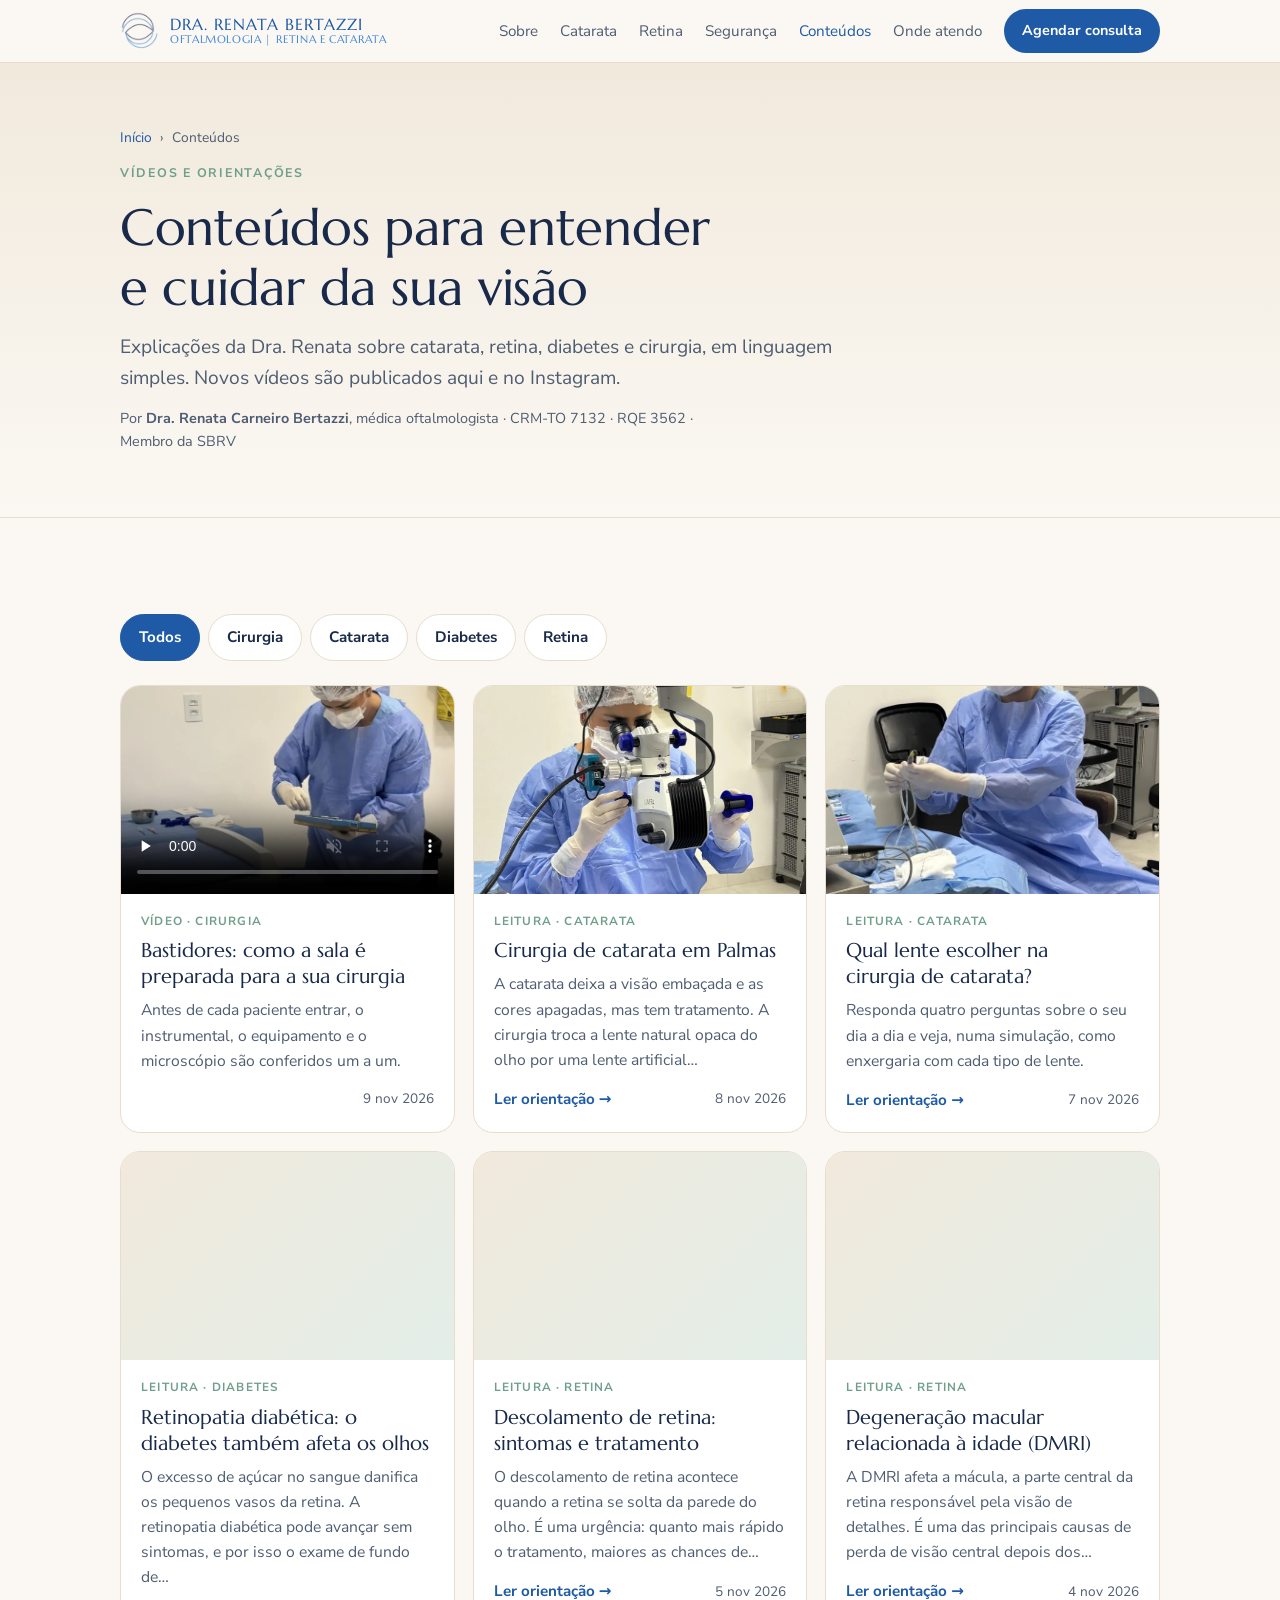
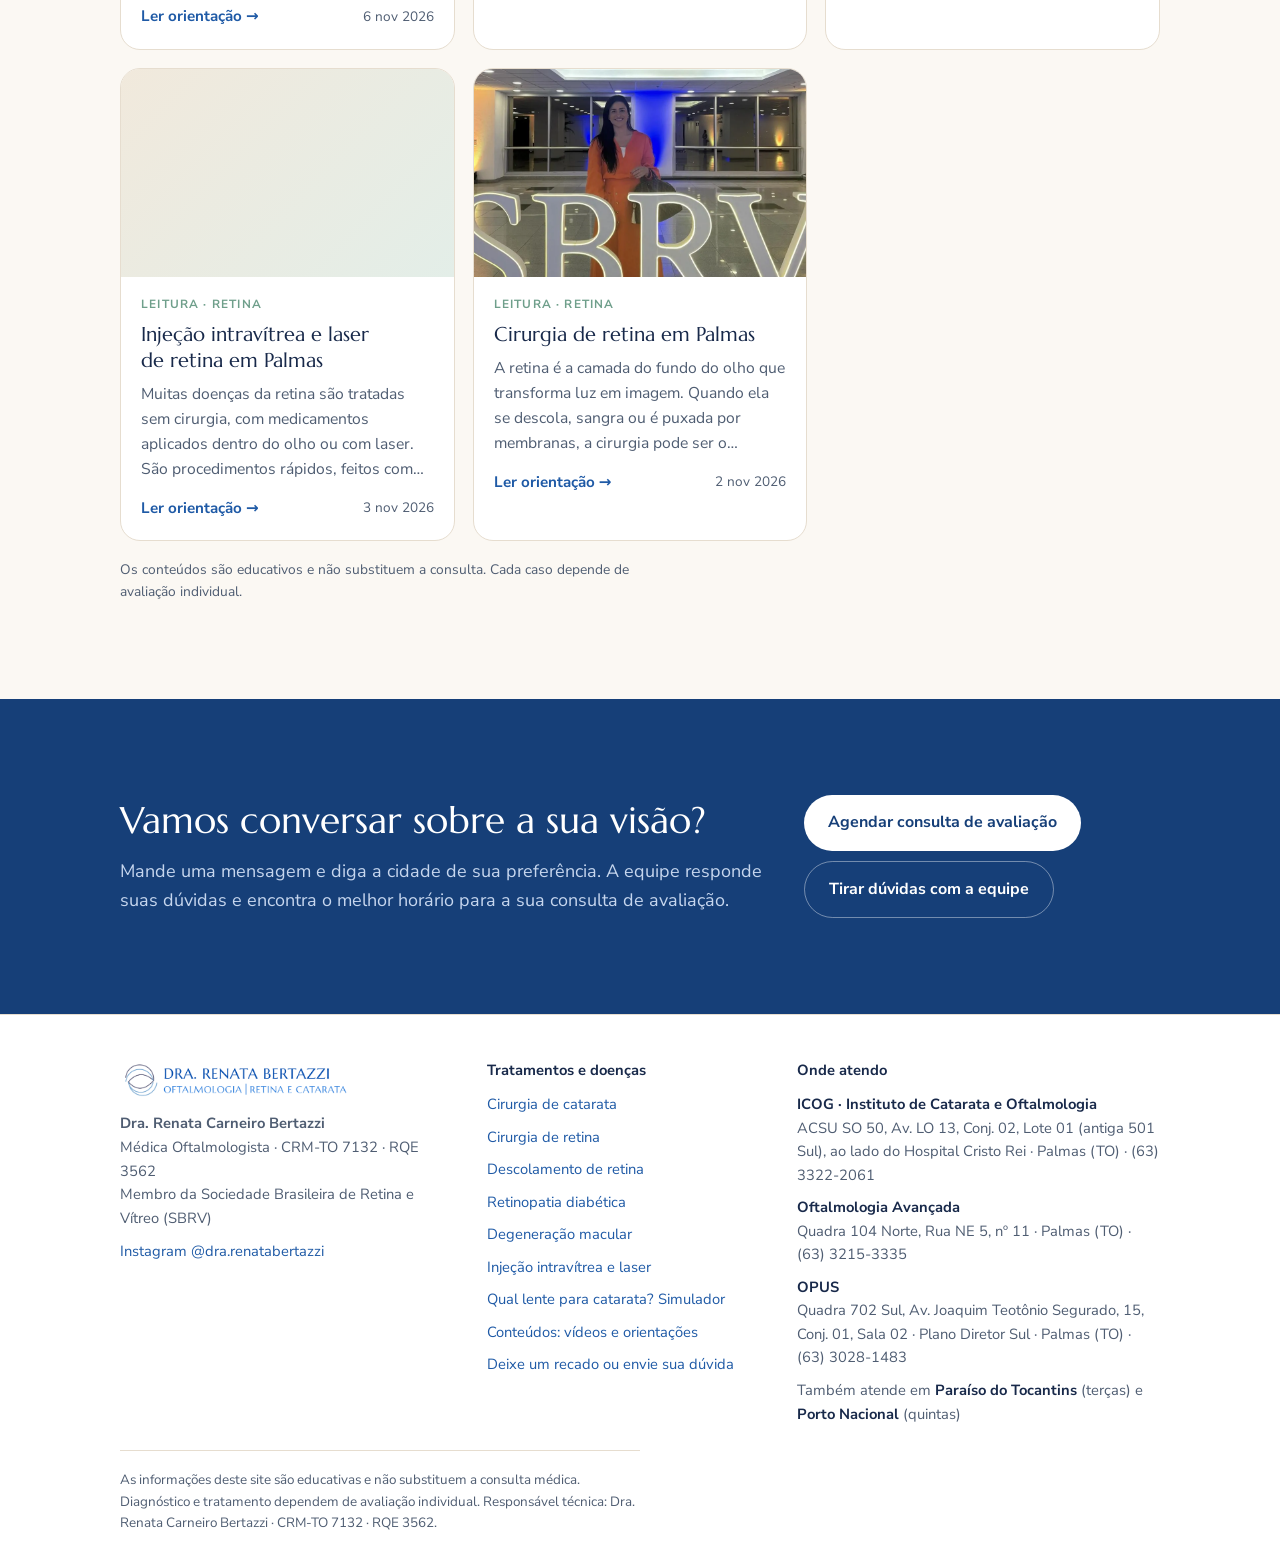
<file: conteudos.html>
<!DOCTYPE html>
<html lang="pt-BR">
<head>
<meta charset="utf-8">
<meta name="viewport" content="width=device-width, initial-scale=1, viewport-fit=cover">
<title>Conteúdos: vídeos e orientações sobre catarata e retina | Dra. Renata Bertazzi</title>
<meta name="description" content="Vídeos e orientações da Dra. Renata Bertazzi, oftalmologista em Palmas (TO), sobre catarata, retina, diabetes e cirurgia ocular.">
<link rel="canonical" href="https://drarenatabertazzi.com.br/conteudos.html">
<meta property="og:type" content="website">
<meta property="og:locale" content="pt_BR">
<meta property="og:site_name" content="Dra. Renata Bertazzi">
<meta property="og:title" content="Conteúdos: vídeos e orientações sobre catarata e retina | Dra. Renata Bertazzi">
<meta property="og:description" content="Vídeos e orientações da Dra. Renata Bertazzi, oftalmologista em Palmas (TO), sobre catarata, retina, diabetes e cirurgia ocular.">
<meta property="og:url" content="https://drarenatabertazzi.com.br/conteudos.html">
<meta property="og:image" content="https://drarenatabertazzi.com.br/img/dra-renata-bertazzi-oftalmologista-palmas.webp">
<meta name="theme-color" content="#fbf8f3">
<link rel="icon" type="image/png" href="img/simbolo.png">
<link rel="apple-touch-icon" href="img/simbolo-grande.png">
<link rel="preconnect" href="https://fonts.googleapis.com">
<link rel="preconnect" href="https://fonts.gstatic.com" crossorigin>
<link href="https://fonts.googleapis.com/css2?family=Marcellus&family=Nunito+Sans:opsz,wght@6..12,400;6..12,600;6..12,700&display=swap" rel="stylesheet">
<link rel="stylesheet" href="style.css">
<script type="application/ld+json">
{
 "@context": "https://schema.org",
 "@graph": [
  {
   "@type": "CollectionPage",
   "@id": "https://drarenatabertazzi.com.br/conteudos.html#pagina",
   "url": "https://drarenatabertazzi.com.br/conteudos.html",
   "name": "Conteúdos: vídeos e orientações sobre catarata e retina | Dra. Renata Bertazzi",
   "description": "Vídeos e orientações da Dra. Renata Bertazzi, oftalmologista em Palmas (TO), sobre catarata, retina, diabetes e cirurgia ocular.",
   "inLanguage": "pt-BR",
   "author": {
    "@id": "https://drarenatabertazzi.com.br/#medica"
   }
  },
  {
   "@type": "BreadcrumbList",
   "itemListElement": [
    {
     "@type": "ListItem",
     "position": 1,
     "name": "Início",
     "item": "https://drarenatabertazzi.com.br/"
    },
    {
     "@type": "ListItem",
     "position": 2,
     "name": "Conteúdos",
     "item": "https://drarenatabertazzi.com.br/conteudos.html"
    }
   ]
  },
  {
   "@type": "Physician",
   "@id": "https://drarenatabertazzi.com.br/#medica",
   "name": "Dra. Renata Carneiro Bertazzi",
   "alternateName": "Dra. Renata Bertazzi",
   "description": "Médica oftalmologista em Palmas (TO): cirurgia de catarata, cirurgia de retina, injeção intravítrea e laser. Membro da Sociedade Brasileira de Retina e Vítreo.",
   "url": "https://drarenatabertazzi.com.br/",
   "image": "https://drarenatabertazzi.com.br/img/dra-renata-bertazzi-oftalmologista-palmas.webp",
   "logo": "https://drarenatabertazzi.com.br/img/logo-dra-renata-bertazzi.png",
   "medicalSpecialty": "Ophthalmologic",
   "sameAs": [
    "https://www.instagram.com/dra.renatabertazzi/"
   ],
   "address": {
    "@type": "PostalAddress",
    "streetAddress": "ACSU SO 50, Av. LO 13, Conj. 02, Lote 01 (antiga 501 Sul), ao lado do Hospital Cristo Rei",
    "addressLocality": "Palmas",
    "addressRegion": "TO",
    "addressCountry": "BR",
    "postalCode": "77016-010"
   },
   "location": [
    {
     "@type": "MedicalClinic",
     "name": "ICOG · Instituto de Catarata e Oftalmologia",
     "address": {
      "@type": "PostalAddress",
      "streetAddress": "ACSU SO 50, Av. LO 13, Conj. 02, Lote 01 (antiga 501 Sul), ao lado do Hospital Cristo Rei",
      "addressLocality": "Palmas",
      "addressRegion": "TO",
      "addressCountry": "BR",
      "postalCode": "77016-010"
     },
     "telephone": "+55-63-3322-2061"
    },
    {
     "@type": "MedicalClinic",
     "name": "Oftalmologia Avançada",
     "address": {
      "@type": "PostalAddress",
      "streetAddress": "Quadra 104 Norte, Rua NE 5, nº 11",
      "addressLocality": "Palmas",
      "addressRegion": "TO",
      "addressCountry": "BR",
      "postalCode": "77006-020"
     },
     "telephone": "+55-63-3215-3335"
    },
    {
     "@type": "MedicalClinic",
     "name": "OPUS",
     "address": {
      "@type": "PostalAddress",
      "streetAddress": "Quadra 702 Sul, Av. Joaquim Teotônio Segurado, 15, Conj. 01, Sala 02 · Plano Diretor Sul",
      "addressLocality": "Palmas",
      "addressRegion": "TO",
      "addressCountry": "BR"
     },
     "telephone": "+55-63-3028-1483"
    }
   ],
   "areaServed": [
    {
     "@type": "City",
     "name": "Palmas"
    },
    {
     "@type": "City",
     "name": "Paraíso do Tocantins"
    },
    {
     "@type": "City",
     "name": "Porto Nacional"
    }
   ],
   "memberOf": {
    "@type": "MedicalOrganization",
    "name": "Sociedade Brasileira de Retina e Vítreo (SBRV)"
   },
   "availableService": [
    {
     "@type": "MedicalProcedure",
     "name": "Cirurgia de catarata (facoemulsificação)"
    },
    {
     "@type": "MedicalProcedure",
     "name": "Vitrectomia"
    },
    {
     "@type": "MedicalProcedure",
     "name": "Cirurgia de descolamento de retina"
    },
    {
     "@type": "MedicalProcedure",
     "name": "Injeção intravítrea (anti-VEGF)"
    },
    {
     "@type": "MedicalProcedure",
     "name": "Fotocoagulação a laser da retina"
    },
    {
     "@type": "MedicalProcedure",
     "name": "Mapeamento de retina"
    }
   ],
   "identifier": [
    {
     "@type": "PropertyValue",
     "propertyID": "CRM-TO",
     "value": "7132"
    },
    {
     "@type": "PropertyValue",
     "propertyID": "RQE",
     "value": "3562"
    }
   ]
  }
 ]
}
</script>
</head>
<body>
<header class="top">
  <div class="wrap">
    <a class="brand" href="index.html" aria-label="Dra. Renata Bertazzi, página inicial">
      <img class="mark" src="img/simbolo.png" alt="" width="40" height="40"><span class="bt"><strong>Dra. Renata Bertazzi</strong>
      <span>Oftalmologia | Retina e Catarata</span></span>
    </a>
    <nav class="nav" aria-label="Principal">
      <a href="index.html#sobre">Sobre</a>
      <a href="cirurgia-de-catarata-palmas.html">Catarata</a>
      <a href="cirurgia-de-retina-palmas.html">Retina</a>
      <a href="index.html#seguranca">Segurança</a>
      <a href="conteudos.html" aria-current="page">Conteúdos</a>
      <a href="index.html#atendimento">Onde atendo</a>
      <a class="btn" href="https://wa.me/5511978806444?text=Ol%C3%A1%21%20Vim%20pelo%20site%20da%20Dra.%20Renata%20Bertazzi%20e%20gostaria%20de%20agendar%20uma%20consulta." target="_blank" rel="noopener">Agendar consulta</a>
    </nav>
  </div>
</header>

<main>
<section class="page-hero">
  <div class="wrap">
    <div class="stack">
      <nav class="crumbs" aria-label="Você está em"><a href="index.html">Início</a> <span aria-hidden="true">›</span> <span>Conteúdos</span></nav>
      <span class="eyebrow">Vídeos e orientações</span>
      <h1>Conteúdos para entender e cuidar da sua visão</h1>
      <p class="lead">Explicações da Dra. Renata sobre catarata, retina, diabetes e cirurgia, em linguagem simples. Novos vídeos são publicados aqui e no Instagram.</p>
      <p class="cred">Por <b>Dra. Renata Carneiro Bertazzi</b>, médica oftalmologista · CRM-TO 7132 · RQE 3562 · Membro da SBRV</p>
    </div>
  </div>
</section>

<section class="band">
  <div class="wrap">
    <div class="chips" role="group" aria-label="Filtrar por tema"><button type="button" class="chip" aria-pressed="true" data-f="">Todos</button><button type="button" class="chip" aria-pressed="false" data-f="Cirurgia">Cirurgia</button><button type="button" class="chip" aria-pressed="false" data-f="Catarata">Catarata</button><button type="button" class="chip" aria-pressed="false" data-f="Diabetes">Diabetes</button><button type="button" class="chip" aria-pressed="false" data-f="Retina">Retina</button></div>
    <div class="c-grid" id="c-lista">
      <article class="c-card" data-tema="Cirurgia"><div class="c-media"><video src="img/bastidores-sala-cirurgica.mp4" controls muted playsinline preload="none" poster="img/preparo-instrumental-cirurgico.webp" aria-label="Bastidores: como a sala é preparada para a sua cirurgia"></video></div><div class="c-body"><span class="tag">Vídeo · Cirurgia</span><h3>Bastidores: como a sala é preparada para a sua cirurgia</h3><p>Antes de cada paciente entrar, o instrumental, o equipamento e o microscópio são conferidos um a um.</p><div class="c-foot"><span class="when">9 nov 2026</span></div></div></article>
      <article class="c-card" data-tema="Catarata"><a class="c-media" href="cirurgia-de-catarata-palmas.html" tabindex="-1" aria-hidden="true"><img src="img/microscopio-cirurgico-catarata.webp" alt="" loading="lazy"></a><div class="c-body"><span class="tag">Leitura · Catarata</span><h3>Cirurgia de catarata em Palmas</h3><p>A catarata deixa a visão embaçada e as cores apagadas, mas tem tratamento. A cirurgia troca a lente natural opaca do olho por uma lente artificial…</p><div class="c-foot"><a class="more" href="cirurgia-de-catarata-palmas.html">Ler orientação →</a><span class="when">8 nov 2026</span></div></div></article>
      <article class="c-card" data-tema="Catarata"><a class="c-media" href="qual-lente-para-catarata.html" tabindex="-1" aria-hidden="true"><img src="img/preparo-facoemulsificador.webp" alt="" loading="lazy"></a><div class="c-body"><span class="tag">Leitura · Catarata</span><h3>Qual lente escolher na cirurgia de catarata?</h3><p>Responda quatro perguntas sobre o seu dia a dia e veja, numa simulação, como enxergaria com cada tipo de lente.</p><div class="c-foot"><a class="more" href="qual-lente-para-catarata.html">Ler orientação →</a><span class="when">7 nov 2026</span></div></div></article>
      <article class="c-card" data-tema="Diabetes"><a class="c-media" href="retinopatia-diabetica.html" tabindex="-1" aria-hidden="true"><span class="c-blank"></span></a><div class="c-body"><span class="tag">Leitura · Diabetes</span><h3>Retinopatia diabética: o diabetes também afeta os olhos</h3><p>O excesso de açúcar no sangue danifica os pequenos vasos da retina. A retinopatia diabética pode avançar sem sintomas, e por isso o exame de fundo de…</p><div class="c-foot"><a class="more" href="retinopatia-diabetica.html">Ler orientação →</a><span class="when">6 nov 2026</span></div></div></article>
      <article class="c-card" data-tema="Retina"><a class="c-media" href="descolamento-de-retina.html" tabindex="-1" aria-hidden="true"><span class="c-blank"></span></a><div class="c-body"><span class="tag">Leitura · Retina</span><h3>Descolamento de retina: sintomas e tratamento</h3><p>O descolamento de retina acontece quando a retina se solta da parede do olho. É uma urgência: quanto mais rápido o tratamento, maiores as chances de…</p><div class="c-foot"><a class="more" href="descolamento-de-retina.html">Ler orientação →</a><span class="when">5 nov 2026</span></div></div></article>
      <article class="c-card" data-tema="Retina"><a class="c-media" href="degeneracao-macular.html" tabindex="-1" aria-hidden="true"><span class="c-blank"></span></a><div class="c-body"><span class="tag">Leitura · Retina</span><h3>Degeneração macular relacionada à idade (DMRI)</h3><p>A DMRI afeta a mácula, a parte central da retina responsável pela visão de detalhes. É uma das principais causas de perda de visão central depois dos…</p><div class="c-foot"><a class="more" href="degeneracao-macular.html">Ler orientação →</a><span class="when">4 nov 2026</span></div></div></article>
      <article class="c-card" data-tema="Retina"><a class="c-media" href="injecao-intravitrea-e-laser-palmas.html" tabindex="-1" aria-hidden="true"><span class="c-blank"></span></a><div class="c-body"><span class="tag">Leitura · Retina</span><h3>Injeção intravítrea e laser de retina em Palmas</h3><p>Muitas doenças da retina são tratadas sem cirurgia, com medicamentos aplicados dentro do olho ou com laser. São procedimentos rápidos, feitos com…</p><div class="c-foot"><a class="more" href="injecao-intravitrea-e-laser-palmas.html">Ler orientação →</a><span class="when">3 nov 2026</span></div></div></article>
      <article class="c-card" data-tema="Retina"><a class="c-media" href="cirurgia-de-retina-palmas.html" tabindex="-1" aria-hidden="true"><img src="img/dra-renata-bertazzi-congresso-sbrv.webp" alt="" loading="lazy"></a><div class="c-body"><span class="tag">Leitura · Retina</span><h3>Cirurgia de retina em Palmas</h3><p>A retina é a camada do fundo do olho que transforma luz em imagem. Quando ela se descola, sangra ou é puxada por membranas, a cirurgia pode ser o…</p><div class="c-foot"><a class="more" href="cirurgia-de-retina-palmas.html">Ler orientação →</a><span class="when">2 nov 2026</span></div></div></article>
    </div>
    <p class="ethics">Os conteúdos são educativos e não substituem a consulta. Cada caso depende de avaliação individual.</p>
  </div>
</section>

<section class="band cta">
  <div class="wrap">
    <div class="stack">
      <h2>Vamos conversar sobre a sua visão?</h2>
      <p>Mande uma mensagem e diga a cidade de sua preferência. A equipe responde suas dúvidas e encontra o melhor horário para a sua consulta de avaliação.</p>
    </div>
    <div class="actions">
      <a class="btn" href="https://wa.me/5511978806444?text=Ol%C3%A1%21%20Vim%20pelo%20site%20da%20Dra.%20Renata%20Bertazzi%20e%20gostaria%20de%20agendar%20uma%20consulta." target="_blank" rel="noopener">Agendar consulta de avaliação</a>
      <a class="btn soft" href="https://wa.me/5511978806444?text=Ol%C3%A1%21%20Vim%20pelo%20site%20da%20Dra.%20Renata%20Bertazzi%20e%20gostaria%20de%20agendar%20uma%20consulta." target="_blank" rel="noopener">Tirar dúvidas com a equipe</a>
    </div>
  </div>
</section>
</main>
<script>
document.querySelectorAll('.chip').forEach(function(b){b.addEventListener('click',function(){
  var f=b.dataset.f;document.querySelectorAll('.chip').forEach(function(x){x.setAttribute('aria-pressed',x===b?'true':'false');});
  document.querySelectorAll('#c-lista .c-card').forEach(function(c){c.hidden=!!f&&c.dataset.tema!==f;});
});});
</script>

<footer class="site-foot">
  <div class="wrap foot-grid">
    <div class="stack">
      <img src="img/logo-dra-renata-bertazzi.png" alt="Dra. Renata Bertazzi · Oftalmologia | Retina e Catarata" class="foot-logo" width="230" height="43" loading="lazy">
      <p><strong>Dra. Renata Carneiro Bertazzi</strong><br>Médica Oftalmologista · CRM-TO 7132 · RQE 3562<br>Membro da Sociedade Brasileira de Retina e Vítreo (SBRV)</p>
      <p><a href="https://www.instagram.com/dra.renatabertazzi/" target="_blank" rel="noopener">Instagram @dra.renatabertazzi</a></p>
    </div>
    <div class="stack">
      <b>Tratamentos e doenças</b>
      <ul class="foot-list">
        <li><a href="cirurgia-de-catarata-palmas.html">Cirurgia de catarata</a></li>
        <li><a href="cirurgia-de-retina-palmas.html">Cirurgia de retina</a></li>
        <li><a href="descolamento-de-retina.html">Descolamento de retina</a></li>
        <li><a href="retinopatia-diabetica.html">Retinopatia diabética</a></li>
        <li><a href="degeneracao-macular.html">Degeneração macular</a></li>
        <li><a href="injecao-intravitrea-e-laser-palmas.html">Injeção intravítrea e laser</a></li>
        <li><a href="qual-lente-para-catarata.html">Qual lente para catarata? Simulador</a></li>
        <li><a href="conteudos.html">Conteúdos: vídeos e orientações</a></li>
        <li><a href="index.html#fale">Deixe um recado ou envie sua dúvida</a></li>
      </ul>
    </div>
    <div class="stack">
      <b>Onde atendo</b>
      <ul class="foot-list">
        <li><b>ICOG · Instituto de Catarata e Oftalmologia</b><br>ACSU SO 50, Av. LO 13, Conj. 02, Lote 01 (antiga 501 Sul), ao lado do Hospital Cristo Rei · Palmas (TO) · (63) 3322-2061</li>
        <li><b>Oftalmologia Avançada</b><br>Quadra 104 Norte, Rua NE 5, nº 11 · Palmas (TO) · (63) 3215-3335</li>
        <li><b>OPUS</b><br>Quadra 702 Sul, Av. Joaquim Teotônio Segurado, 15, Conj. 01, Sala 02 · Plano Diretor Sul · Palmas (TO) · (63) 3028-1483</li>
        <li>Também atende em <b>Paraíso do Tocantins</b> (terças) e <b>Porto Nacional</b> (quintas)</li>
      </ul>
    </div>
  </div>
  <div class="wrap"><p class="foot-note">As informações deste site são educativas e não substituem a consulta médica. Diagnóstico e tratamento dependem de avaliação individual. Responsável técnica: Dra. Renata Carneiro Bertazzi · CRM-TO 7132 · RQE 3562.</p></div>
</footer>
<div class="mbar" role="region" aria-label="Contato rápido">
  <a class="btn soft" href="https://wa.me/5511978806444?text=Ol%C3%A1%21%20Vim%20pelo%20site%20da%20Dra.%20Renata%20Bertazzi%20e%20gostaria%20de%20agendar%20uma%20consulta." target="_blank" rel="noopener"><svg viewBox="0 0 24 24" fill="none" stroke="currentColor" stroke-width="1.8" stroke-linecap="round" stroke-linejoin="round" aria-hidden="true"><path d="M4 5h16v11H9l-5 4z"/><path d="M8 9.5h8M8 12.5h5"/></svg> Tirar dúvidas</a>
  <a class="btn" href="https://wa.me/5511978806444?text=Ol%C3%A1%21%20Vim%20pelo%20site%20da%20Dra.%20Renata%20Bertazzi%20e%20gostaria%20de%20agendar%20uma%20consulta." target="_blank" rel="noopener">Agendar consulta</a>
</div>
</body>
</html>
</file>
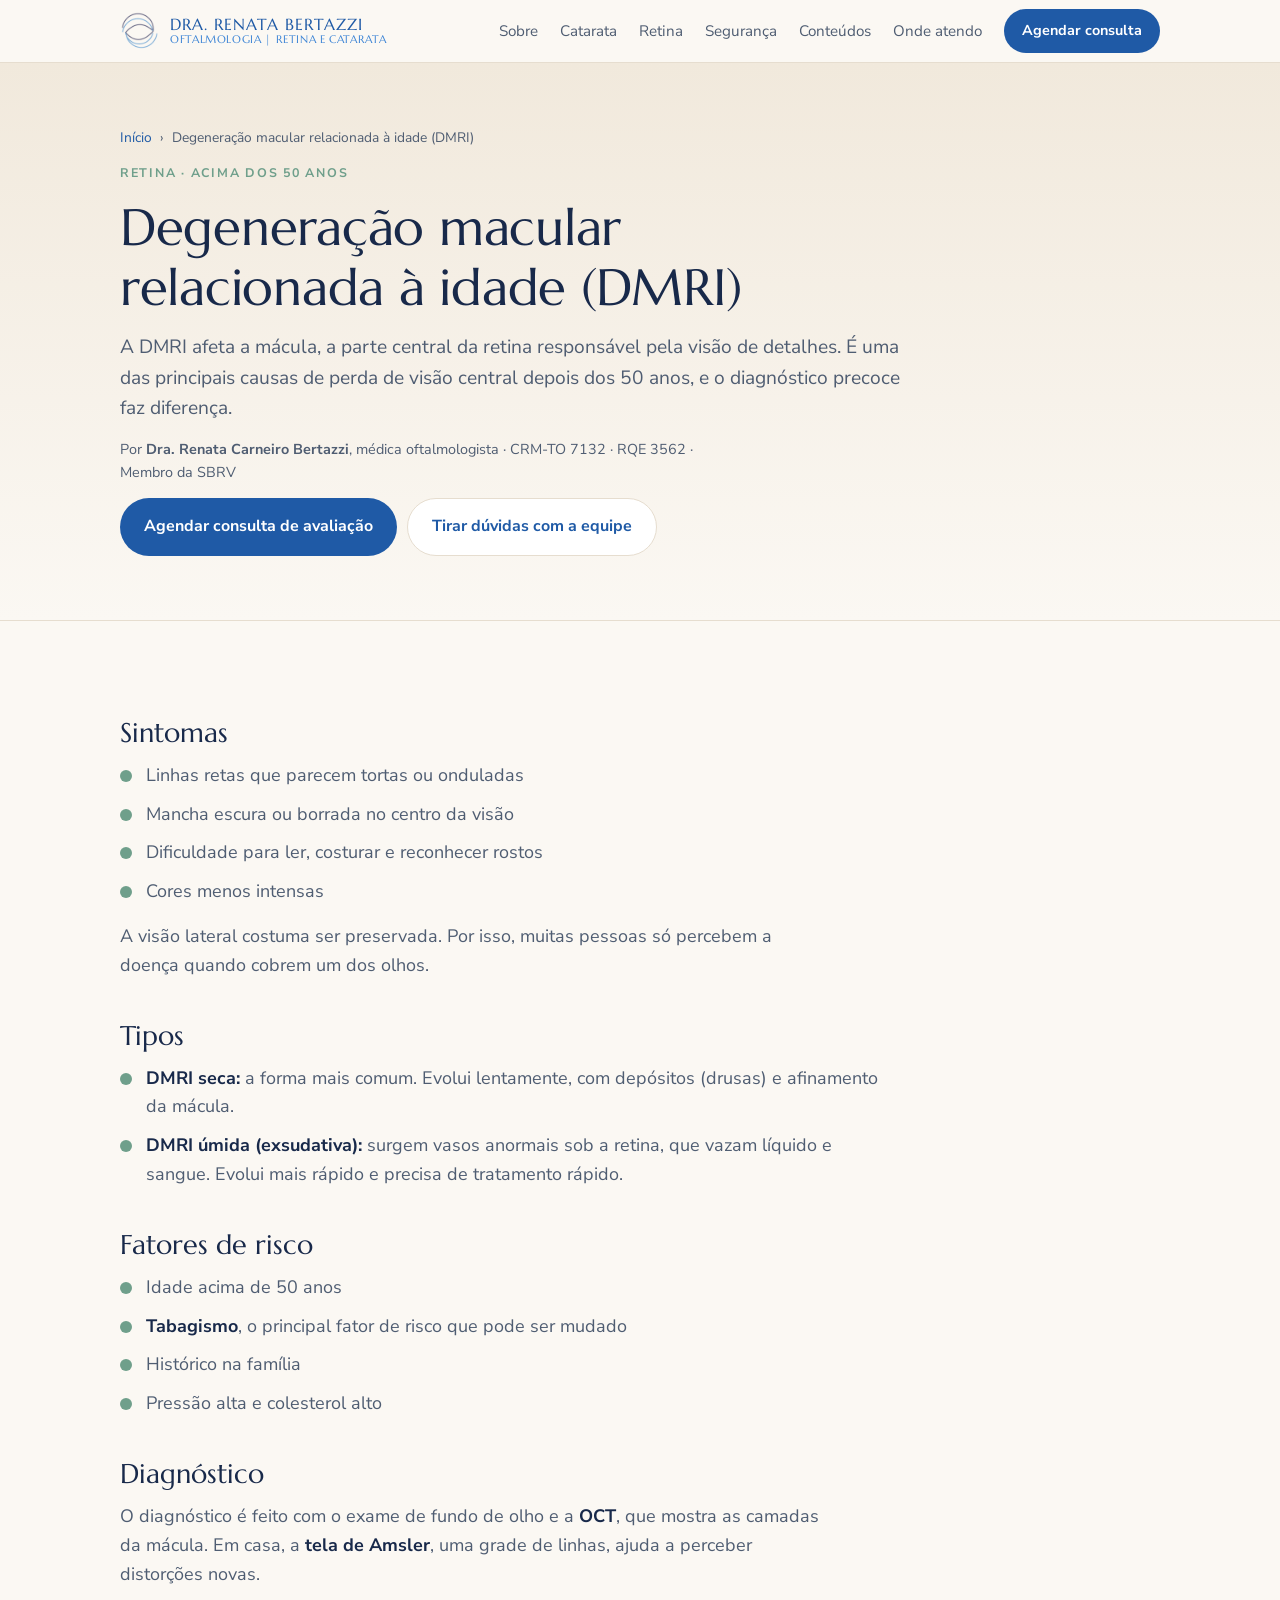
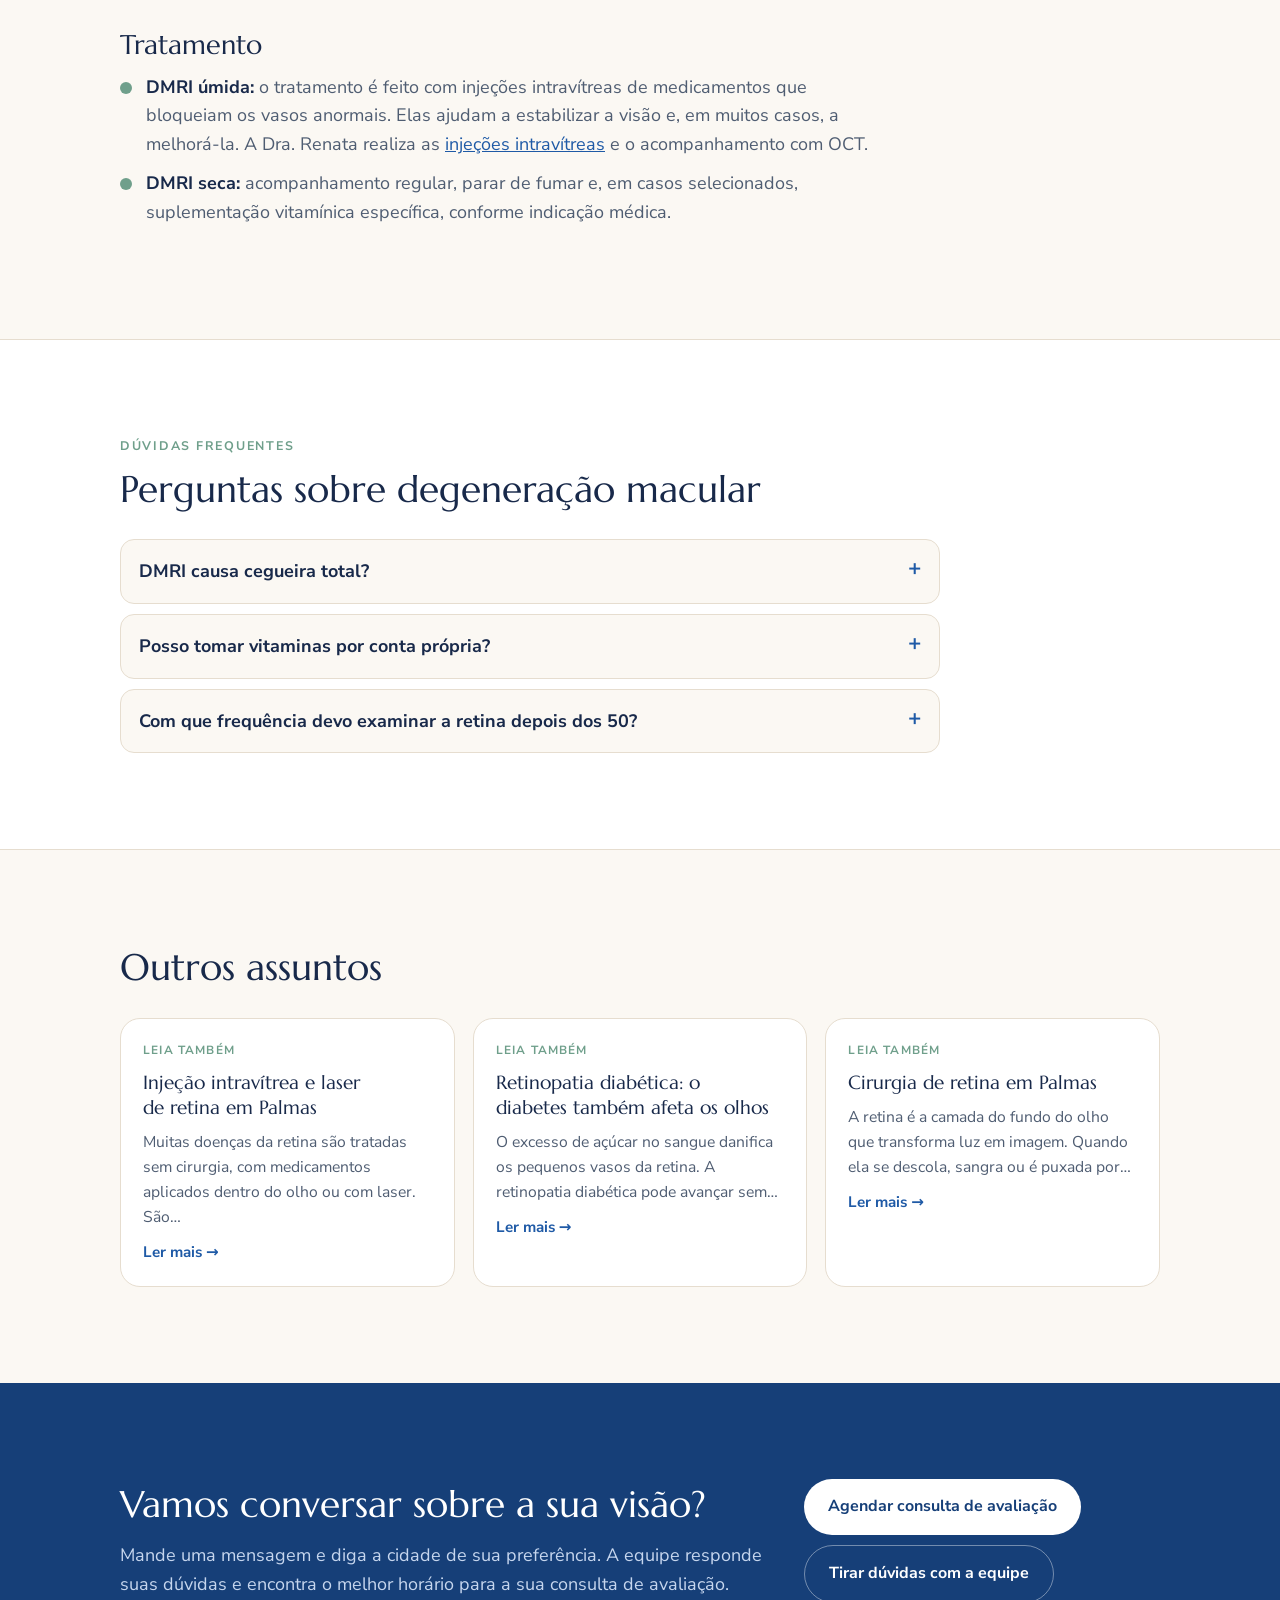
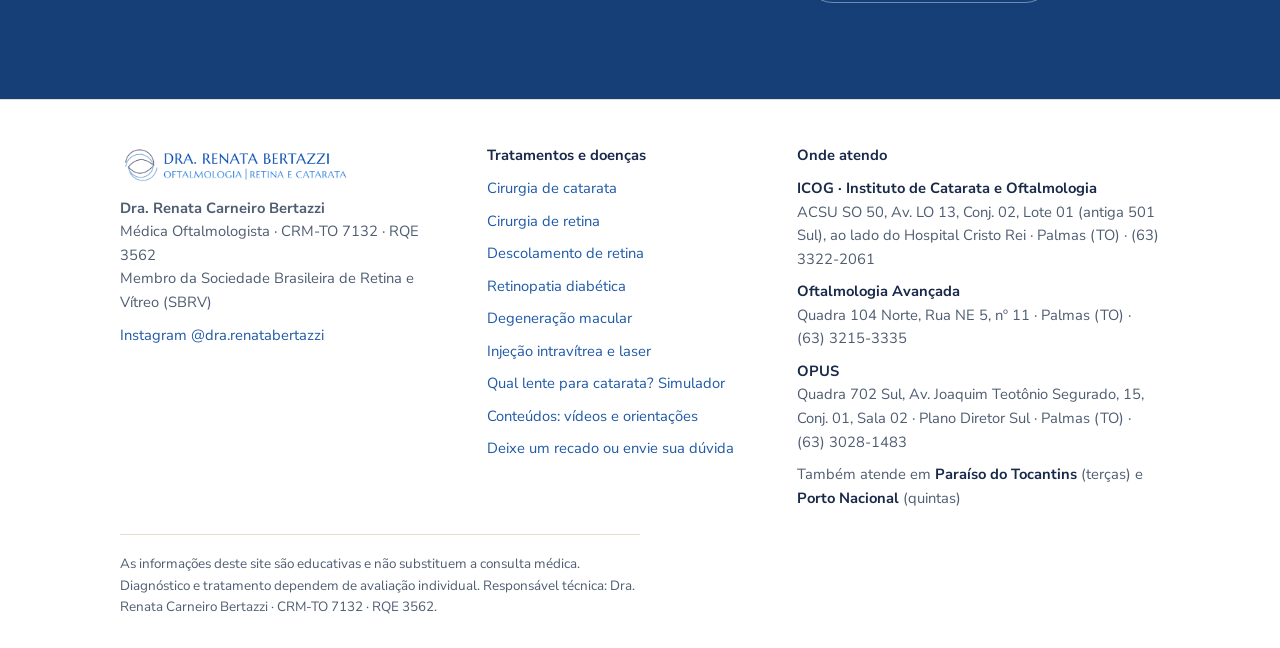
<file: degeneracao-macular.html>
<!DOCTYPE html>
<html lang="pt-BR">
<head>
<meta charset="utf-8">
<meta name="viewport" content="width=device-width, initial-scale=1, viewport-fit=cover">
<title>Degeneração Macular (DMRI): Sintomas e Tratamento em Palmas (TO) | Dra. Renata Bertazzi</title>
<meta name="description" content="Degeneração macular relacionada à idade (DMRI): sintomas, tipos seca e úmida, fatores de risco e tratamento. Avaliação da retina em Palmas (TO).">
<link rel="canonical" href="https://drarenatabertazzi.com.br/degeneracao-macular.html">
<meta property="og:type" content="website">
<meta property="og:locale" content="pt_BR">
<meta property="og:site_name" content="Dra. Renata Bertazzi">
<meta property="og:title" content="Degeneração Macular (DMRI): Sintomas e Tratamento em Palmas (TO) | Dra. Renata Bertazzi">
<meta property="og:description" content="Degeneração macular relacionada à idade (DMRI): sintomas, tipos seca e úmida, fatores de risco e tratamento. Avaliação da retina em Palmas (TO).">
<meta property="og:url" content="https://drarenatabertazzi.com.br/degeneracao-macular.html">
<meta property="og:image" content="https://drarenatabertazzi.com.br/img/dra-renata-bertazzi-oftalmologista-palmas.webp">
<meta name="theme-color" content="#fbf8f3">
<link rel="icon" type="image/png" href="img/simbolo.png">
<link rel="apple-touch-icon" href="img/simbolo-grande.png">
<link rel="preconnect" href="https://fonts.googleapis.com">
<link rel="preconnect" href="https://fonts.gstatic.com" crossorigin>
<link href="https://fonts.googleapis.com/css2?family=Marcellus&family=Nunito+Sans:opsz,wght@6..12,400;6..12,600;6..12,700&display=swap" rel="stylesheet">
<link rel="stylesheet" href="style.css">
<script type="application/ld+json">
{
 "@context": "https://schema.org",
 "@graph": [
  {
   "@type": "MedicalWebPage",
   "@id": "https://drarenatabertazzi.com.br/degeneracao-macular.html#pagina",
   "url": "https://drarenatabertazzi.com.br/degeneracao-macular.html",
   "name": "Degeneração Macular (DMRI): Sintomas e Tratamento em Palmas (TO) | Dra. Renata Bertazzi",
   "description": "Degeneração macular relacionada à idade (DMRI): sintomas, tipos seca e úmida, fatores de risco e tratamento. Avaliação da retina em Palmas (TO).",
   "inLanguage": "pt-BR",
   "author": {
    "@id": "https://drarenatabertazzi.com.br/#medica"
   },
   "reviewedBy": {
    "@id": "https://drarenatabertazzi.com.br/#medica"
   }
  },
  {
   "@type": "BreadcrumbList",
   "itemListElement": [
    {
     "@type": "ListItem",
     "position": 1,
     "name": "Início",
     "item": "https://drarenatabertazzi.com.br/"
    },
    {
     "@type": "ListItem",
     "position": 2,
     "name": "Degeneração macular relacionada à idade (DMRI)",
     "item": "https://drarenatabertazzi.com.br/degeneracao-macular.html"
    }
   ]
  },
  {
   "@type": "Physician",
   "@id": "https://drarenatabertazzi.com.br/#medica",
   "name": "Dra. Renata Carneiro Bertazzi",
   "alternateName": "Dra. Renata Bertazzi",
   "description": "Médica oftalmologista em Palmas (TO): cirurgia de catarata, cirurgia de retina, injeção intravítrea e laser. Membro da Sociedade Brasileira de Retina e Vítreo.",
   "url": "https://drarenatabertazzi.com.br/",
   "image": "https://drarenatabertazzi.com.br/img/dra-renata-bertazzi-oftalmologista-palmas.webp",
   "logo": "https://drarenatabertazzi.com.br/img/logo-dra-renata-bertazzi.png",
   "medicalSpecialty": "Ophthalmologic",
   "sameAs": [
    "https://www.instagram.com/dra.renatabertazzi/"
   ],
   "address": {
    "@type": "PostalAddress",
    "streetAddress": "ACSU SO 50, Av. LO 13, Conj. 02, Lote 01 (antiga 501 Sul), ao lado do Hospital Cristo Rei",
    "addressLocality": "Palmas",
    "addressRegion": "TO",
    "addressCountry": "BR",
    "postalCode": "77016-010"
   },
   "location": [
    {
     "@type": "MedicalClinic",
     "name": "ICOG · Instituto de Catarata e Oftalmologia",
     "address": {
      "@type": "PostalAddress",
      "streetAddress": "ACSU SO 50, Av. LO 13, Conj. 02, Lote 01 (antiga 501 Sul), ao lado do Hospital Cristo Rei",
      "addressLocality": "Palmas",
      "addressRegion": "TO",
      "addressCountry": "BR",
      "postalCode": "77016-010"
     },
     "telephone": "+55-63-3322-2061"
    },
    {
     "@type": "MedicalClinic",
     "name": "Oftalmologia Avançada",
     "address": {
      "@type": "PostalAddress",
      "streetAddress": "Quadra 104 Norte, Rua NE 5, nº 11",
      "addressLocality": "Palmas",
      "addressRegion": "TO",
      "addressCountry": "BR",
      "postalCode": "77006-020"
     },
     "telephone": "+55-63-3215-3335"
    },
    {
     "@type": "MedicalClinic",
     "name": "OPUS",
     "address": {
      "@type": "PostalAddress",
      "streetAddress": "Quadra 702 Sul, Av. Joaquim Teotônio Segurado, 15, Conj. 01, Sala 02 · Plano Diretor Sul",
      "addressLocality": "Palmas",
      "addressRegion": "TO",
      "addressCountry": "BR"
     },
     "telephone": "+55-63-3028-1483"
    }
   ],
   "areaServed": [
    {
     "@type": "City",
     "name": "Palmas"
    },
    {
     "@type": "City",
     "name": "Paraíso do Tocantins"
    },
    {
     "@type": "City",
     "name": "Porto Nacional"
    }
   ],
   "memberOf": {
    "@type": "MedicalOrganization",
    "name": "Sociedade Brasileira de Retina e Vítreo (SBRV)"
   },
   "availableService": [
    {
     "@type": "MedicalProcedure",
     "name": "Cirurgia de catarata (facoemulsificação)"
    },
    {
     "@type": "MedicalProcedure",
     "name": "Vitrectomia"
    },
    {
     "@type": "MedicalProcedure",
     "name": "Cirurgia de descolamento de retina"
    },
    {
     "@type": "MedicalProcedure",
     "name": "Injeção intravítrea (anti-VEGF)"
    },
    {
     "@type": "MedicalProcedure",
     "name": "Fotocoagulação a laser da retina"
    },
    {
     "@type": "MedicalProcedure",
     "name": "Mapeamento de retina"
    }
   ],
   "identifier": [
    {
     "@type": "PropertyValue",
     "propertyID": "CRM-TO",
     "value": "7132"
    },
    {
     "@type": "PropertyValue",
     "propertyID": "RQE",
     "value": "3562"
    }
   ]
  },
  {
   "@type": "FAQPage",
   "mainEntity": [
    {
     "@type": "Question",
     "name": "DMRI causa cegueira total?",
     "acceptedAnswer": {
      "@type": "Answer",
      "text": "A DMRI afeta a visão central, mas costuma preservar a visão lateral. Com diagnóstico e tratamento adequados, muitas pessoas mantêm a independência."
     }
    },
    {
     "@type": "Question",
     "name": "Posso tomar vitaminas por conta própria?",
     "acceptedAnswer": {
      "@type": "Answer",
      "text": "Não é recomendado. A suplementação só tem benefício comprovado em alguns estágios da doença e deve ser indicada pelo oftalmologista."
     }
    },
    {
     "@type": "Question",
     "name": "Com que frequência devo examinar a retina depois dos 50?",
     "acceptedAnswer": {
      "@type": "Answer",
      "text": "Uma consulta oftalmológica anual é uma boa referência. Quem tem DMRI ou fatores de risco pode precisar de retornos mais frequentes."
     }
    }
   ]
  }
 ]
}
</script>
</head>
<body>
<header class="top">
  <div class="wrap">
    <a class="brand" href="index.html" aria-label="Dra. Renata Bertazzi, página inicial">
      <img class="mark" src="img/simbolo.png" alt="" width="40" height="40"><span class="bt"><strong>Dra. Renata Bertazzi</strong>
      <span>Oftalmologia | Retina e Catarata</span></span>
    </a>
    <nav class="nav" aria-label="Principal">
      <a href="index.html#sobre">Sobre</a>
      <a href="cirurgia-de-catarata-palmas.html">Catarata</a>
      <a href="cirurgia-de-retina-palmas.html">Retina</a>
      <a href="index.html#seguranca">Segurança</a>
      <a href="conteudos.html">Conteúdos</a>
      <a href="index.html#atendimento">Onde atendo</a>
      <a class="btn" href="https://wa.me/5511978806444?text=Ol%C3%A1%21%20Vim%20pelo%20site%20da%20Dra.%20Renata%20Bertazzi%20e%20gostaria%20de%20agendar%20uma%20consulta." target="_blank" rel="noopener">Agendar consulta</a>
    </nav>
  </div>
</header>

<main>
<section class="page-hero">
  <div class="wrap">
    <div class="stack">
      <nav class="crumbs" aria-label="Você está em"><a href="index.html">Início</a> <span aria-hidden="true">›</span> <span>Degeneração macular relacionada à idade (DMRI)</span></nav>
      <span class="eyebrow">Retina · Acima dos 50 anos</span>
      <h1>Degeneração macular relacionada à idade (DMRI)</h1>
      <p class="lead">A DMRI afeta a mácula, a parte central da retina responsável pela visão de detalhes. É uma das principais causas de perda de visão central depois dos 50 anos, e o diagnóstico precoce faz diferença.</p>
      <p class="cred">Por <b>Dra. Renata Carneiro Bertazzi</b>, médica oftalmologista · CRM-TO 7132 · RQE 3562 · Membro da SBRV</p>
      <div class="actions"><a class="btn" href="https://wa.me/5511978806444?text=Ol%C3%A1%21%20Vim%20pelo%20site%20da%20Dra.%20Renata%20Bertazzi%20e%20gostaria%20de%20agendar%20uma%20consulta." target="_blank" rel="noopener">Agendar consulta de avaliação</a><a class="btn soft" href="https://wa.me/5511978806444?text=Ol%C3%A1%21%20Vim%20pelo%20site%20da%20Dra.%20Renata%20Bertazzi%20e%20gostaria%20de%20agendar%20uma%20consulta." target="_blank" rel="noopener">Tirar dúvidas com a equipe</a></div>
    </div>
    
  </div>
</section>

<section class="band">
  <div class="wrap">
    <article class="article">

<h2>Sintomas</h2>
<ul>
  <li>Linhas retas que parecem tortas ou onduladas</li>
  <li>Mancha escura ou borrada no centro da visão</li>
  <li>Dificuldade para ler, costurar e reconhecer rostos</li>
  <li>Cores menos intensas</li>
</ul>
<p>A visão lateral costuma ser preservada. Por isso, muitas pessoas só percebem a doença quando cobrem um dos olhos.</p>

<h2>Tipos</h2>
<ul>
  <li><strong>DMRI seca:</strong> a forma mais comum. Evolui lentamente, com depósitos (drusas) e afinamento da mácula.</li>
  <li><strong>DMRI úmida (exsudativa):</strong> surgem vasos anormais sob a retina, que vazam líquido e sangue. Evolui mais rápido e precisa de tratamento rápido.</li>
</ul>

<h2>Fatores de risco</h2>
<ul>
  <li>Idade acima de 50 anos</li>
  <li><strong>Tabagismo</strong>, o principal fator de risco que pode ser mudado</li>
  <li>Histórico na família</li>
  <li>Pressão alta e colesterol alto</li>
</ul>

<h2>Diagnóstico</h2>
<p>O diagnóstico é feito com o exame de fundo de olho e a <strong>OCT</strong>, que mostra as camadas da mácula. Em casa, a <strong>tela de Amsler</strong>, uma grade de linhas, ajuda a perceber distorções novas.</p>

<h2>Tratamento</h2>
<ul>
  <li><strong>DMRI úmida:</strong> o tratamento é feito com injeções intravítreas de medicamentos que bloqueiam os vasos anormais. Elas ajudam a estabilizar a visão e, em muitos casos, a melhorá-la. A Dra. Renata realiza as <a href="injecao-intravitrea-e-laser-palmas.html">injeções intravítreas</a> e o acompanhamento com OCT.</li>
  <li><strong>DMRI seca:</strong> acompanhamento regular, parar de fumar e, em casos selecionados, suplementação vitamínica específica, conforme indicação médica.</li>
</ul>

    </article>
  </div>
</section>

<section class="band alt">
  <div class="wrap">
    <div class="head"><span class="eyebrow">Dúvidas frequentes</span><h2>Perguntas sobre degeneração macular</h2></div>
    <div class="faq">
      <details>
        <summary>DMRI causa cegueira total?</summary>
        <p>A DMRI afeta a visão central, mas costuma preservar a visão lateral. Com diagnóstico e tratamento adequados, muitas pessoas mantêm a independência.</p>
      </details>
      <details>
        <summary>Posso tomar vitaminas por conta própria?</summary>
        <p>Não é recomendado. A suplementação só tem benefício comprovado em alguns estágios da doença e deve ser indicada pelo oftalmologista.</p>
      </details>
      <details>
        <summary>Com que frequência devo examinar a retina depois dos 50?</summary>
        <p>Uma consulta oftalmológica anual é uma boa referência. Quem tem DMRI ou fatores de risco pode precisar de retornos mais frequentes.</p>
      </details>
    </div>
  </div>
</section>

<section class="band">
  <div class="wrap">
    <div class="head"><h2>Outros assuntos</h2></div>
    <div class="grid-3">
      <a class="card rel" href="injecao-intravitrea-e-laser-palmas.html"><span class="tag">Leia também</span><h3>Injeção intravítrea e laser de retina em Palmas</h3><p>Muitas doenças da retina são tratadas sem cirurgia, com medicamentos aplicados dentro do olho ou com laser. São…</p><span class="more">Ler mais →</span></a>
      <a class="card rel" href="retinopatia-diabetica.html"><span class="tag">Leia também</span><h3>Retinopatia diabética: o diabetes também afeta os olhos</h3><p>O excesso de açúcar no sangue danifica os pequenos vasos da retina. A retinopatia diabética pode avançar sem…</p><span class="more">Ler mais →</span></a>
      <a class="card rel" href="cirurgia-de-retina-palmas.html"><span class="tag">Leia também</span><h3>Cirurgia de retina em Palmas</h3><p>A retina é a camada do fundo do olho que transforma luz em imagem. Quando ela se descola, sangra ou é puxada por…</p><span class="more">Ler mais →</span></a>
    </div>
  </div>
</section>

<section class="band cta">
  <div class="wrap">
    <div class="stack">
      <h2>Vamos conversar sobre a sua visão?</h2>
      <p>Mande uma mensagem e diga a cidade de sua preferência. A equipe responde suas dúvidas e encontra o melhor horário para a sua consulta de avaliação.</p>
    </div>
    <div class="actions">
      <a class="btn" href="https://wa.me/5511978806444?text=Ol%C3%A1%21%20Vim%20pelo%20site%20da%20Dra.%20Renata%20Bertazzi%20e%20gostaria%20de%20agendar%20uma%20consulta." target="_blank" rel="noopener">Agendar consulta de avaliação</a>
      <a class="btn soft" href="https://wa.me/5511978806444?text=Ol%C3%A1%21%20Vim%20pelo%20site%20da%20Dra.%20Renata%20Bertazzi%20e%20gostaria%20de%20agendar%20uma%20consulta." target="_blank" rel="noopener">Tirar dúvidas com a equipe</a>
    </div>
  </div>
</section>
</main>

<footer class="site-foot">
  <div class="wrap foot-grid">
    <div class="stack">
      <img src="img/logo-dra-renata-bertazzi.png" alt="Dra. Renata Bertazzi · Oftalmologia | Retina e Catarata" class="foot-logo" width="230" height="43" loading="lazy">
      <p><strong>Dra. Renata Carneiro Bertazzi</strong><br>Médica Oftalmologista · CRM-TO 7132 · RQE 3562<br>Membro da Sociedade Brasileira de Retina e Vítreo (SBRV)</p>
      <p><a href="https://www.instagram.com/dra.renatabertazzi/" target="_blank" rel="noopener">Instagram @dra.renatabertazzi</a></p>
    </div>
    <div class="stack">
      <b>Tratamentos e doenças</b>
      <ul class="foot-list">
        <li><a href="cirurgia-de-catarata-palmas.html">Cirurgia de catarata</a></li>
        <li><a href="cirurgia-de-retina-palmas.html">Cirurgia de retina</a></li>
        <li><a href="descolamento-de-retina.html">Descolamento de retina</a></li>
        <li><a href="retinopatia-diabetica.html">Retinopatia diabética</a></li>
        <li><a href="degeneracao-macular.html">Degeneração macular</a></li>
        <li><a href="injecao-intravitrea-e-laser-palmas.html">Injeção intravítrea e laser</a></li>
        <li><a href="qual-lente-para-catarata.html">Qual lente para catarata? Simulador</a></li>
        <li><a href="conteudos.html">Conteúdos: vídeos e orientações</a></li>
        <li><a href="index.html#fale">Deixe um recado ou envie sua dúvida</a></li>
      </ul>
    </div>
    <div class="stack">
      <b>Onde atendo</b>
      <ul class="foot-list">
        <li><b>ICOG · Instituto de Catarata e Oftalmologia</b><br>ACSU SO 50, Av. LO 13, Conj. 02, Lote 01 (antiga 501 Sul), ao lado do Hospital Cristo Rei · Palmas (TO) · (63) 3322-2061</li>
        <li><b>Oftalmologia Avançada</b><br>Quadra 104 Norte, Rua NE 5, nº 11 · Palmas (TO) · (63) 3215-3335</li>
        <li><b>OPUS</b><br>Quadra 702 Sul, Av. Joaquim Teotônio Segurado, 15, Conj. 01, Sala 02 · Plano Diretor Sul · Palmas (TO) · (63) 3028-1483</li>
        <li>Também atende em <b>Paraíso do Tocantins</b> (terças) e <b>Porto Nacional</b> (quintas)</li>
      </ul>
    </div>
  </div>
  <div class="wrap"><p class="foot-note">As informações deste site são educativas e não substituem a consulta médica. Diagnóstico e tratamento dependem de avaliação individual. Responsável técnica: Dra. Renata Carneiro Bertazzi · CRM-TO 7132 · RQE 3562.</p></div>
</footer>
<div class="mbar" role="region" aria-label="Contato rápido">
  <a class="btn soft" href="https://wa.me/5511978806444?text=Ol%C3%A1%21%20Vim%20pelo%20site%20da%20Dra.%20Renata%20Bertazzi%20e%20gostaria%20de%20agendar%20uma%20consulta." target="_blank" rel="noopener"><svg viewBox="0 0 24 24" fill="none" stroke="currentColor" stroke-width="1.8" stroke-linecap="round" stroke-linejoin="round" aria-hidden="true"><path d="M4 5h16v11H9l-5 4z"/><path d="M8 9.5h8M8 12.5h5"/></svg> Tirar dúvidas</a>
  <a class="btn" href="https://wa.me/5511978806444?text=Ol%C3%A1%21%20Vim%20pelo%20site%20da%20Dra.%20Renata%20Bertazzi%20e%20gostaria%20de%20agendar%20uma%20consulta." target="_blank" rel="noopener">Agendar consulta</a>
</div>
</body>
</html>
</file>
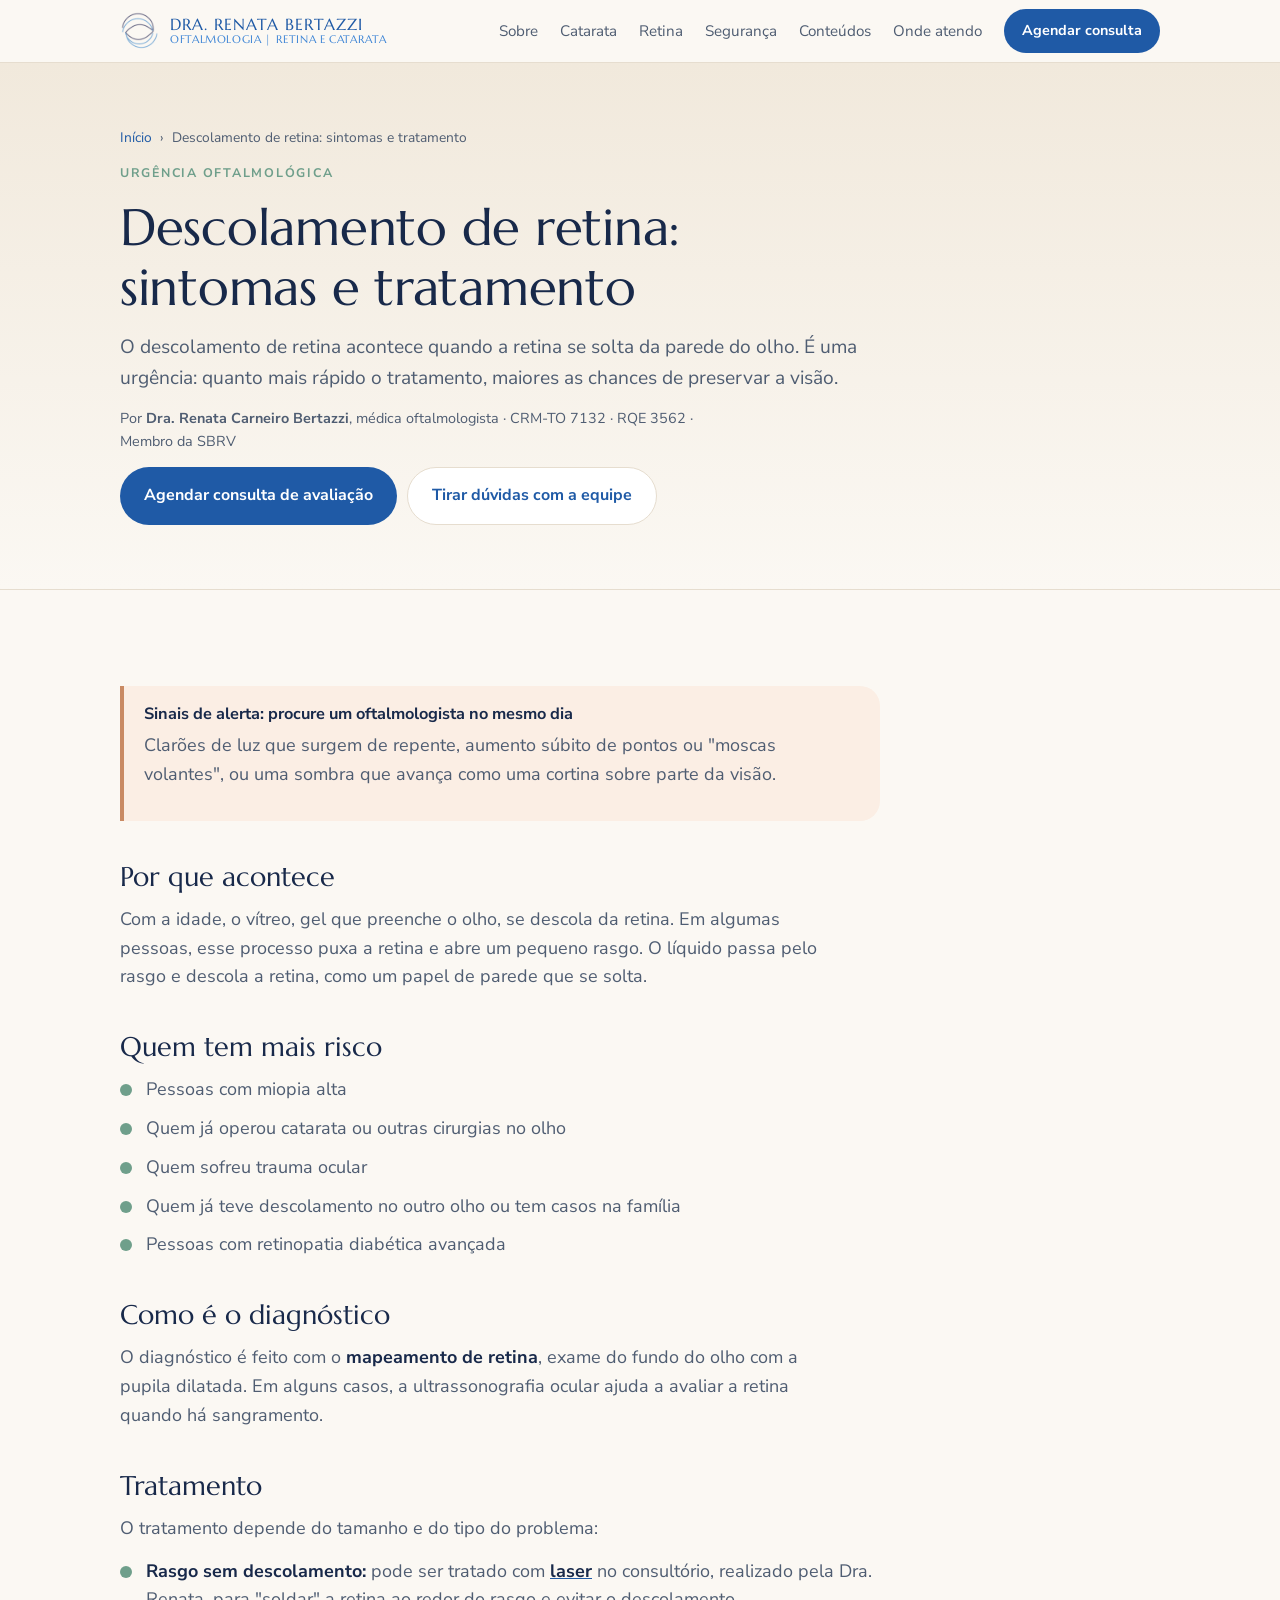
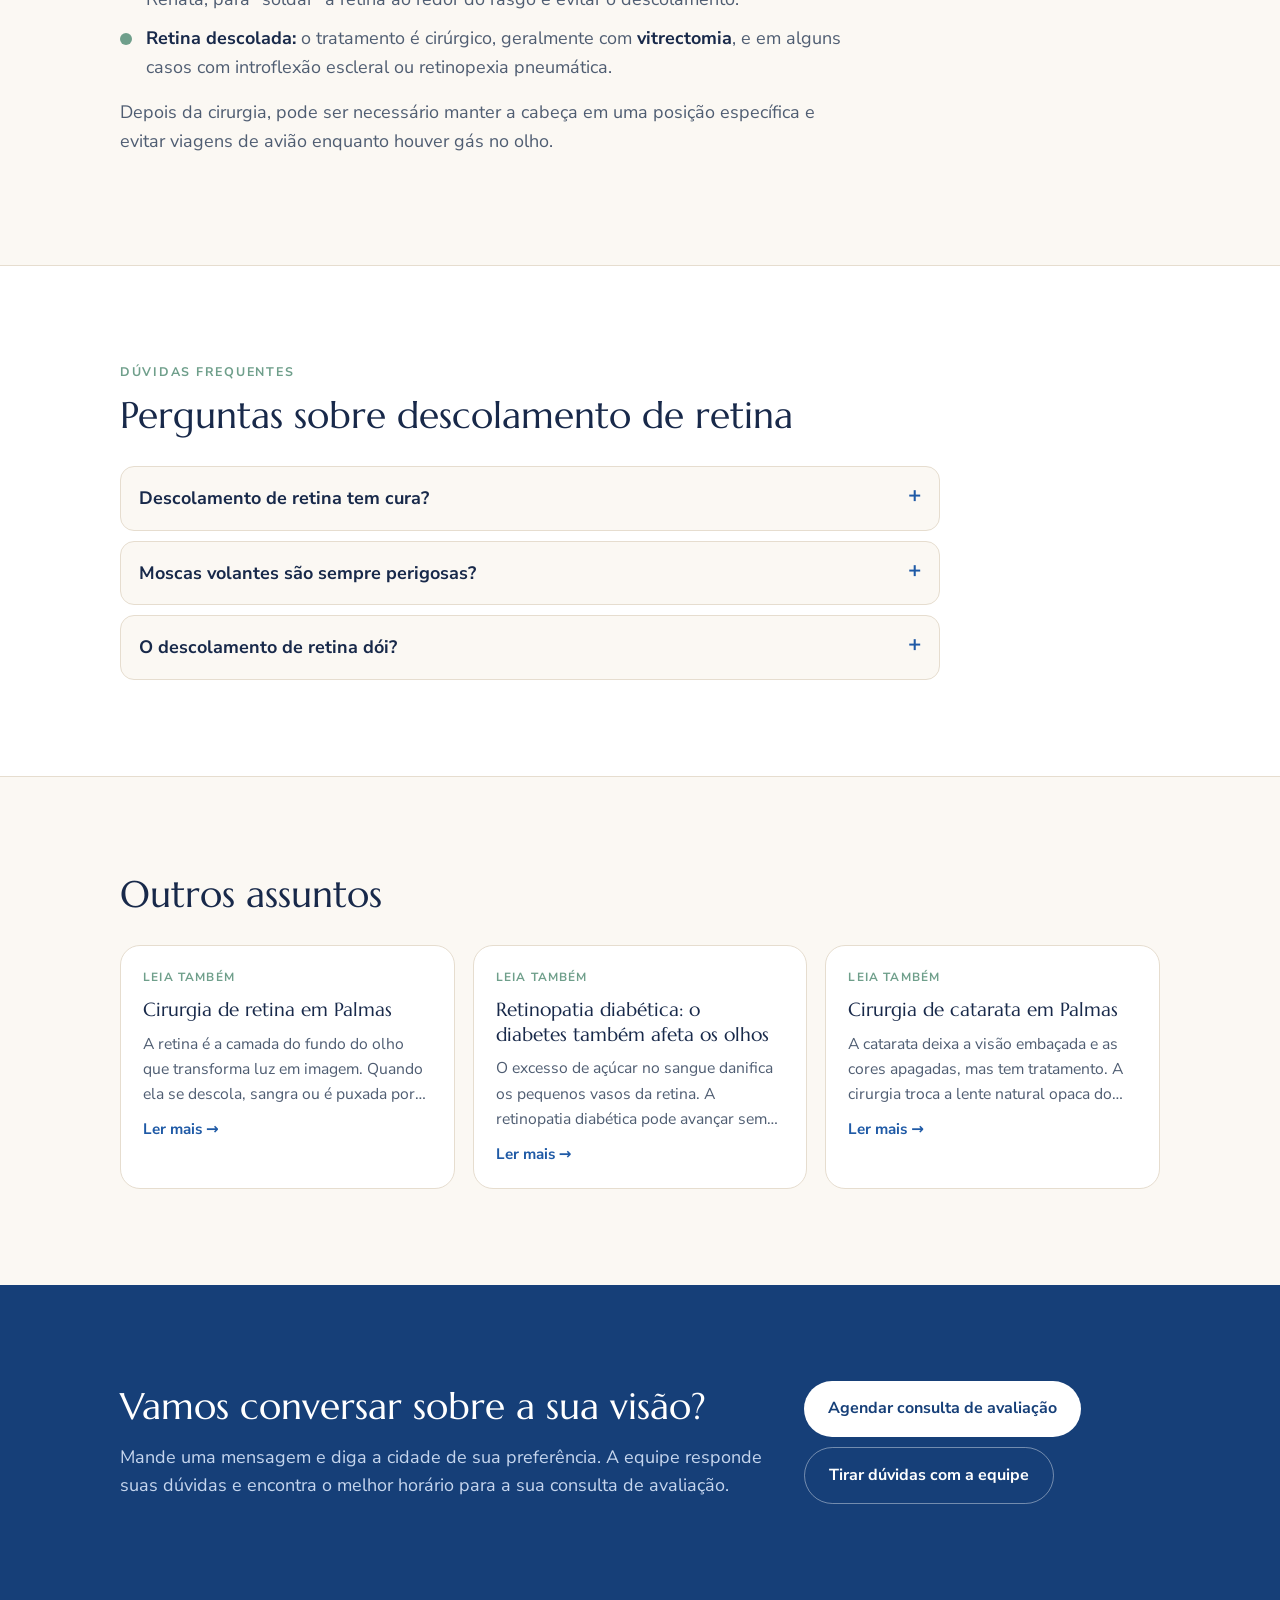
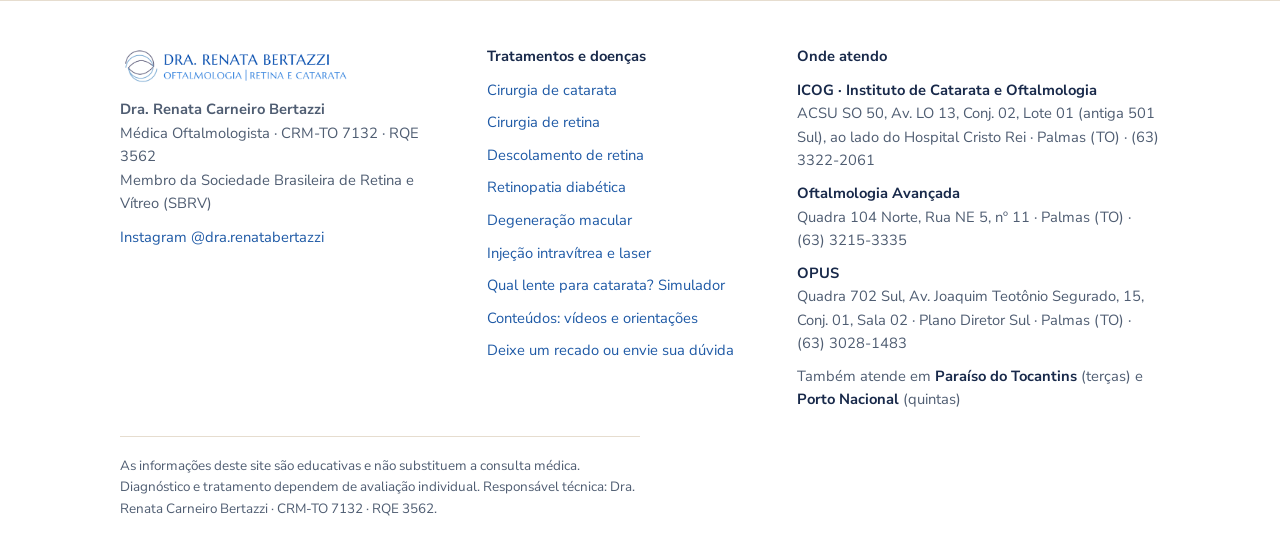
<file: descolamento-de-retina.html>
<!DOCTYPE html>
<html lang="pt-BR">
<head>
<meta charset="utf-8">
<meta name="viewport" content="width=device-width, initial-scale=1, viewport-fit=cover">
<title>Descolamento de Retina: Sintomas e Tratamento em Palmas (TO) | Dra. Renata Bertazzi</title>
<meta name="description" content="Descolamento de retina é urgência. Conheça os sintomas (clarões, moscas volantes, sombra na visão), quem tem mais risco e como é o tratamento em Palmas (TO).">
<link rel="canonical" href="https://drarenatabertazzi.com.br/descolamento-de-retina.html">
<meta property="og:type" content="website">
<meta property="og:locale" content="pt_BR">
<meta property="og:site_name" content="Dra. Renata Bertazzi">
<meta property="og:title" content="Descolamento de Retina: Sintomas e Tratamento em Palmas (TO) | Dra. Renata Bertazzi">
<meta property="og:description" content="Descolamento de retina é urgência. Conheça os sintomas (clarões, moscas volantes, sombra na visão), quem tem mais risco e como é o tratamento em Palmas (TO).">
<meta property="og:url" content="https://drarenatabertazzi.com.br/descolamento-de-retina.html">
<meta property="og:image" content="https://drarenatabertazzi.com.br/img/dra-renata-bertazzi-oftalmologista-palmas.webp">
<meta name="theme-color" content="#fbf8f3">
<link rel="icon" type="image/png" href="img/simbolo.png">
<link rel="apple-touch-icon" href="img/simbolo-grande.png">
<link rel="preconnect" href="https://fonts.googleapis.com">
<link rel="preconnect" href="https://fonts.gstatic.com" crossorigin>
<link href="https://fonts.googleapis.com/css2?family=Marcellus&family=Nunito+Sans:opsz,wght@6..12,400;6..12,600;6..12,700&display=swap" rel="stylesheet">
<link rel="stylesheet" href="style.css">
<script type="application/ld+json">
{
 "@context": "https://schema.org",
 "@graph": [
  {
   "@type": "MedicalWebPage",
   "@id": "https://drarenatabertazzi.com.br/descolamento-de-retina.html#pagina",
   "url": "https://drarenatabertazzi.com.br/descolamento-de-retina.html",
   "name": "Descolamento de Retina: Sintomas e Tratamento em Palmas (TO) | Dra. Renata Bertazzi",
   "description": "Descolamento de retina é urgência. Conheça os sintomas (clarões, moscas volantes, sombra na visão), quem tem mais risco e como é o tratamento em Palmas (TO).",
   "inLanguage": "pt-BR",
   "author": {
    "@id": "https://drarenatabertazzi.com.br/#medica"
   },
   "reviewedBy": {
    "@id": "https://drarenatabertazzi.com.br/#medica"
   }
  },
  {
   "@type": "BreadcrumbList",
   "itemListElement": [
    {
     "@type": "ListItem",
     "position": 1,
     "name": "Início",
     "item": "https://drarenatabertazzi.com.br/"
    },
    {
     "@type": "ListItem",
     "position": 2,
     "name": "Descolamento de retina: sintomas e tratamento",
     "item": "https://drarenatabertazzi.com.br/descolamento-de-retina.html"
    }
   ]
  },
  {
   "@type": "Physician",
   "@id": "https://drarenatabertazzi.com.br/#medica",
   "name": "Dra. Renata Carneiro Bertazzi",
   "alternateName": "Dra. Renata Bertazzi",
   "description": "Médica oftalmologista em Palmas (TO): cirurgia de catarata, cirurgia de retina, injeção intravítrea e laser. Membro da Sociedade Brasileira de Retina e Vítreo.",
   "url": "https://drarenatabertazzi.com.br/",
   "image": "https://drarenatabertazzi.com.br/img/dra-renata-bertazzi-oftalmologista-palmas.webp",
   "logo": "https://drarenatabertazzi.com.br/img/logo-dra-renata-bertazzi.png",
   "medicalSpecialty": "Ophthalmologic",
   "sameAs": [
    "https://www.instagram.com/dra.renatabertazzi/"
   ],
   "address": {
    "@type": "PostalAddress",
    "streetAddress": "ACSU SO 50, Av. LO 13, Conj. 02, Lote 01 (antiga 501 Sul), ao lado do Hospital Cristo Rei",
    "addressLocality": "Palmas",
    "addressRegion": "TO",
    "addressCountry": "BR",
    "postalCode": "77016-010"
   },
   "location": [
    {
     "@type": "MedicalClinic",
     "name": "ICOG · Instituto de Catarata e Oftalmologia",
     "address": {
      "@type": "PostalAddress",
      "streetAddress": "ACSU SO 50, Av. LO 13, Conj. 02, Lote 01 (antiga 501 Sul), ao lado do Hospital Cristo Rei",
      "addressLocality": "Palmas",
      "addressRegion": "TO",
      "addressCountry": "BR",
      "postalCode": "77016-010"
     },
     "telephone": "+55-63-3322-2061"
    },
    {
     "@type": "MedicalClinic",
     "name": "Oftalmologia Avançada",
     "address": {
      "@type": "PostalAddress",
      "streetAddress": "Quadra 104 Norte, Rua NE 5, nº 11",
      "addressLocality": "Palmas",
      "addressRegion": "TO",
      "addressCountry": "BR",
      "postalCode": "77006-020"
     },
     "telephone": "+55-63-3215-3335"
    },
    {
     "@type": "MedicalClinic",
     "name": "OPUS",
     "address": {
      "@type": "PostalAddress",
      "streetAddress": "Quadra 702 Sul, Av. Joaquim Teotônio Segurado, 15, Conj. 01, Sala 02 · Plano Diretor Sul",
      "addressLocality": "Palmas",
      "addressRegion": "TO",
      "addressCountry": "BR"
     },
     "telephone": "+55-63-3028-1483"
    }
   ],
   "areaServed": [
    {
     "@type": "City",
     "name": "Palmas"
    },
    {
     "@type": "City",
     "name": "Paraíso do Tocantins"
    },
    {
     "@type": "City",
     "name": "Porto Nacional"
    }
   ],
   "memberOf": {
    "@type": "MedicalOrganization",
    "name": "Sociedade Brasileira de Retina e Vítreo (SBRV)"
   },
   "availableService": [
    {
     "@type": "MedicalProcedure",
     "name": "Cirurgia de catarata (facoemulsificação)"
    },
    {
     "@type": "MedicalProcedure",
     "name": "Vitrectomia"
    },
    {
     "@type": "MedicalProcedure",
     "name": "Cirurgia de descolamento de retina"
    },
    {
     "@type": "MedicalProcedure",
     "name": "Injeção intravítrea (anti-VEGF)"
    },
    {
     "@type": "MedicalProcedure",
     "name": "Fotocoagulação a laser da retina"
    },
    {
     "@type": "MedicalProcedure",
     "name": "Mapeamento de retina"
    }
   ],
   "identifier": [
    {
     "@type": "PropertyValue",
     "propertyID": "CRM-TO",
     "value": "7132"
    },
    {
     "@type": "PropertyValue",
     "propertyID": "RQE",
     "value": "3562"
    }
   ]
  },
  {
   "@type": "FAQPage",
   "mainEntity": [
    {
     "@type": "Question",
     "name": "Descolamento de retina tem cura?",
     "acceptedAnswer": {
      "@type": "Answer",
      "text": "Na maioria dos casos, a cirurgia consegue recolar a retina. A recuperação da visão depende principalmente de quanto tempo a retina ficou descolada e se a mácula foi atingida."
     }
    },
    {
     "@type": "Question",
     "name": "Moscas volantes são sempre perigosas?",
     "acceptedAnswer": {
      "@type": "Answer",
      "text": "Não. Pontos que existem há muito tempo costumam ser benignos. O alerta é para pontos novos que aparecem de repente, principalmente com clarões ou sombra na visão."
     }
    },
    {
     "@type": "Question",
     "name": "O descolamento de retina dói?",
     "acceptedAnswer": {
      "@type": "Answer",
      "text": "Não. Por isso os sinais visuais, como clarões, moscas e sombra, são tão importantes."
     }
    }
   ]
  }
 ]
}
</script>
</head>
<body>
<header class="top">
  <div class="wrap">
    <a class="brand" href="index.html" aria-label="Dra. Renata Bertazzi, página inicial">
      <img class="mark" src="img/simbolo.png" alt="" width="40" height="40"><span class="bt"><strong>Dra. Renata Bertazzi</strong>
      <span>Oftalmologia | Retina e Catarata</span></span>
    </a>
    <nav class="nav" aria-label="Principal">
      <a href="index.html#sobre">Sobre</a>
      <a href="cirurgia-de-catarata-palmas.html">Catarata</a>
      <a href="cirurgia-de-retina-palmas.html">Retina</a>
      <a href="index.html#seguranca">Segurança</a>
      <a href="conteudos.html">Conteúdos</a>
      <a href="index.html#atendimento">Onde atendo</a>
      <a class="btn" href="https://wa.me/5511978806444?text=Ol%C3%A1%21%20Vim%20pelo%20site%20da%20Dra.%20Renata%20Bertazzi%20e%20gostaria%20de%20agendar%20uma%20consulta." target="_blank" rel="noopener">Agendar consulta</a>
    </nav>
  </div>
</header>

<main>
<section class="page-hero">
  <div class="wrap">
    <div class="stack">
      <nav class="crumbs" aria-label="Você está em"><a href="index.html">Início</a> <span aria-hidden="true">›</span> <span>Descolamento de retina: sintomas e tratamento</span></nav>
      <span class="eyebrow">Urgência oftalmológica</span>
      <h1>Descolamento de retina: sintomas e tratamento</h1>
      <p class="lead">O descolamento de retina acontece quando a retina se solta da parede do olho. É uma urgência: quanto mais rápido o tratamento, maiores as chances de preservar a visão.</p>
      <p class="cred">Por <b>Dra. Renata Carneiro Bertazzi</b>, médica oftalmologista · CRM-TO 7132 · RQE 3562 · Membro da SBRV</p>
      <div class="actions"><a class="btn" href="https://wa.me/5511978806444?text=Ol%C3%A1%21%20Vim%20pelo%20site%20da%20Dra.%20Renata%20Bertazzi%20e%20gostaria%20de%20agendar%20uma%20consulta." target="_blank" rel="noopener">Agendar consulta de avaliação</a><a class="btn soft" href="https://wa.me/5511978806444?text=Ol%C3%A1%21%20Vim%20pelo%20site%20da%20Dra.%20Renata%20Bertazzi%20e%20gostaria%20de%20agendar%20uma%20consulta." target="_blank" rel="noopener">Tirar dúvidas com a equipe</a></div>
    </div>
    
  </div>
</section>

<section class="band">
  <div class="wrap">
    <article class="article">

<div class="alert" role="note" style="margin-top:0;">
  <h3>Sinais de alerta: procure um oftalmologista no mesmo dia</h3>
  <p>Clarões de luz que surgem de repente, aumento súbito de pontos ou "moscas volantes", ou uma sombra que avança como uma cortina sobre parte da visão.</p>
</div>

<h2>Por que acontece</h2>
<p>Com a idade, o vítreo, gel que preenche o olho, se descola da retina. Em algumas pessoas, esse processo puxa a retina e abre um pequeno rasgo. O líquido passa pelo rasgo e descola a retina, como um papel de parede que se solta.</p>

<h2>Quem tem mais risco</h2>
<ul>
  <li>Pessoas com miopia alta</li>
  <li>Quem já operou catarata ou outras cirurgias no olho</li>
  <li>Quem sofreu trauma ocular</li>
  <li>Quem já teve descolamento no outro olho ou tem casos na família</li>
  <li>Pessoas com retinopatia diabética avançada</li>
</ul>

<h2>Como é o diagnóstico</h2>
<p>O diagnóstico é feito com o <strong>mapeamento de retina</strong>, exame do fundo do olho com a pupila dilatada. Em alguns casos, a ultrassonografia ocular ajuda a avaliar a retina quando há sangramento.</p>

<h2>Tratamento</h2>
<p>O tratamento depende do tamanho e do tipo do problema:</p>
<ul>
  <li><strong>Rasgo sem descolamento:</strong> pode ser tratado com <a href="injecao-intravitrea-e-laser-palmas.html"><strong>laser</strong></a> no consultório, realizado pela Dra. Renata, para "soldar" a retina ao redor do rasgo e evitar o descolamento.</li>
  <li><strong>Retina descolada:</strong> o tratamento é cirúrgico, geralmente com <strong>vitrectomia</strong>, e em alguns casos com introflexão escleral ou retinopexia pneumática.</li>
</ul>
<p>Depois da cirurgia, pode ser necessário manter a cabeça em uma posição específica e evitar viagens de avião enquanto houver gás no olho.</p>

    </article>
  </div>
</section>

<section class="band alt">
  <div class="wrap">
    <div class="head"><span class="eyebrow">Dúvidas frequentes</span><h2>Perguntas sobre descolamento de retina</h2></div>
    <div class="faq">
      <details>
        <summary>Descolamento de retina tem cura?</summary>
        <p>Na maioria dos casos, a cirurgia consegue recolar a retina. A recuperação da visão depende principalmente de quanto tempo a retina ficou descolada e se a mácula foi atingida.</p>
      </details>
      <details>
        <summary>Moscas volantes são sempre perigosas?</summary>
        <p>Não. Pontos que existem há muito tempo costumam ser benignos. O alerta é para pontos novos que aparecem de repente, principalmente com clarões ou sombra na visão.</p>
      </details>
      <details>
        <summary>O descolamento de retina dói?</summary>
        <p>Não. Por isso os sinais visuais, como clarões, moscas e sombra, são tão importantes.</p>
      </details>
    </div>
  </div>
</section>

<section class="band">
  <div class="wrap">
    <div class="head"><h2>Outros assuntos</h2></div>
    <div class="grid-3">
      <a class="card rel" href="cirurgia-de-retina-palmas.html"><span class="tag">Leia também</span><h3>Cirurgia de retina em Palmas</h3><p>A retina é a camada do fundo do olho que transforma luz em imagem. Quando ela se descola, sangra ou é puxada por…</p><span class="more">Ler mais →</span></a>
      <a class="card rel" href="retinopatia-diabetica.html"><span class="tag">Leia também</span><h3>Retinopatia diabética: o diabetes também afeta os olhos</h3><p>O excesso de açúcar no sangue danifica os pequenos vasos da retina. A retinopatia diabética pode avançar sem…</p><span class="more">Ler mais →</span></a>
      <a class="card rel" href="cirurgia-de-catarata-palmas.html"><span class="tag">Leia também</span><h3>Cirurgia de catarata em Palmas</h3><p>A catarata deixa a visão embaçada e as cores apagadas, mas tem tratamento. A cirurgia troca a lente natural opaca do…</p><span class="more">Ler mais →</span></a>
    </div>
  </div>
</section>

<section class="band cta">
  <div class="wrap">
    <div class="stack">
      <h2>Vamos conversar sobre a sua visão?</h2>
      <p>Mande uma mensagem e diga a cidade de sua preferência. A equipe responde suas dúvidas e encontra o melhor horário para a sua consulta de avaliação.</p>
    </div>
    <div class="actions">
      <a class="btn" href="https://wa.me/5511978806444?text=Ol%C3%A1%21%20Vim%20pelo%20site%20da%20Dra.%20Renata%20Bertazzi%20e%20gostaria%20de%20agendar%20uma%20consulta." target="_blank" rel="noopener">Agendar consulta de avaliação</a>
      <a class="btn soft" href="https://wa.me/5511978806444?text=Ol%C3%A1%21%20Vim%20pelo%20site%20da%20Dra.%20Renata%20Bertazzi%20e%20gostaria%20de%20agendar%20uma%20consulta." target="_blank" rel="noopener">Tirar dúvidas com a equipe</a>
    </div>
  </div>
</section>
</main>

<footer class="site-foot">
  <div class="wrap foot-grid">
    <div class="stack">
      <img src="img/logo-dra-renata-bertazzi.png" alt="Dra. Renata Bertazzi · Oftalmologia | Retina e Catarata" class="foot-logo" width="230" height="43" loading="lazy">
      <p><strong>Dra. Renata Carneiro Bertazzi</strong><br>Médica Oftalmologista · CRM-TO 7132 · RQE 3562<br>Membro da Sociedade Brasileira de Retina e Vítreo (SBRV)</p>
      <p><a href="https://www.instagram.com/dra.renatabertazzi/" target="_blank" rel="noopener">Instagram @dra.renatabertazzi</a></p>
    </div>
    <div class="stack">
      <b>Tratamentos e doenças</b>
      <ul class="foot-list">
        <li><a href="cirurgia-de-catarata-palmas.html">Cirurgia de catarata</a></li>
        <li><a href="cirurgia-de-retina-palmas.html">Cirurgia de retina</a></li>
        <li><a href="descolamento-de-retina.html">Descolamento de retina</a></li>
        <li><a href="retinopatia-diabetica.html">Retinopatia diabética</a></li>
        <li><a href="degeneracao-macular.html">Degeneração macular</a></li>
        <li><a href="injecao-intravitrea-e-laser-palmas.html">Injeção intravítrea e laser</a></li>
        <li><a href="qual-lente-para-catarata.html">Qual lente para catarata? Simulador</a></li>
        <li><a href="conteudos.html">Conteúdos: vídeos e orientações</a></li>
        <li><a href="index.html#fale">Deixe um recado ou envie sua dúvida</a></li>
      </ul>
    </div>
    <div class="stack">
      <b>Onde atendo</b>
      <ul class="foot-list">
        <li><b>ICOG · Instituto de Catarata e Oftalmologia</b><br>ACSU SO 50, Av. LO 13, Conj. 02, Lote 01 (antiga 501 Sul), ao lado do Hospital Cristo Rei · Palmas (TO) · (63) 3322-2061</li>
        <li><b>Oftalmologia Avançada</b><br>Quadra 104 Norte, Rua NE 5, nº 11 · Palmas (TO) · (63) 3215-3335</li>
        <li><b>OPUS</b><br>Quadra 702 Sul, Av. Joaquim Teotônio Segurado, 15, Conj. 01, Sala 02 · Plano Diretor Sul · Palmas (TO) · (63) 3028-1483</li>
        <li>Também atende em <b>Paraíso do Tocantins</b> (terças) e <b>Porto Nacional</b> (quintas)</li>
      </ul>
    </div>
  </div>
  <div class="wrap"><p class="foot-note">As informações deste site são educativas e não substituem a consulta médica. Diagnóstico e tratamento dependem de avaliação individual. Responsável técnica: Dra. Renata Carneiro Bertazzi · CRM-TO 7132 · RQE 3562.</p></div>
</footer>
<div class="mbar" role="region" aria-label="Contato rápido">
  <a class="btn soft" href="https://wa.me/5511978806444?text=Ol%C3%A1%21%20Vim%20pelo%20site%20da%20Dra.%20Renata%20Bertazzi%20e%20gostaria%20de%20agendar%20uma%20consulta." target="_blank" rel="noopener"><svg viewBox="0 0 24 24" fill="none" stroke="currentColor" stroke-width="1.8" stroke-linecap="round" stroke-linejoin="round" aria-hidden="true"><path d="M4 5h16v11H9l-5 4z"/><path d="M8 9.5h8M8 12.5h5"/></svg> Tirar dúvidas</a>
  <a class="btn" href="https://wa.me/5511978806444?text=Ol%C3%A1%21%20Vim%20pelo%20site%20da%20Dra.%20Renata%20Bertazzi%20e%20gostaria%20de%20agendar%20uma%20consulta." target="_blank" rel="noopener">Agendar consulta</a>
</div>
</body>
</html>
</file>
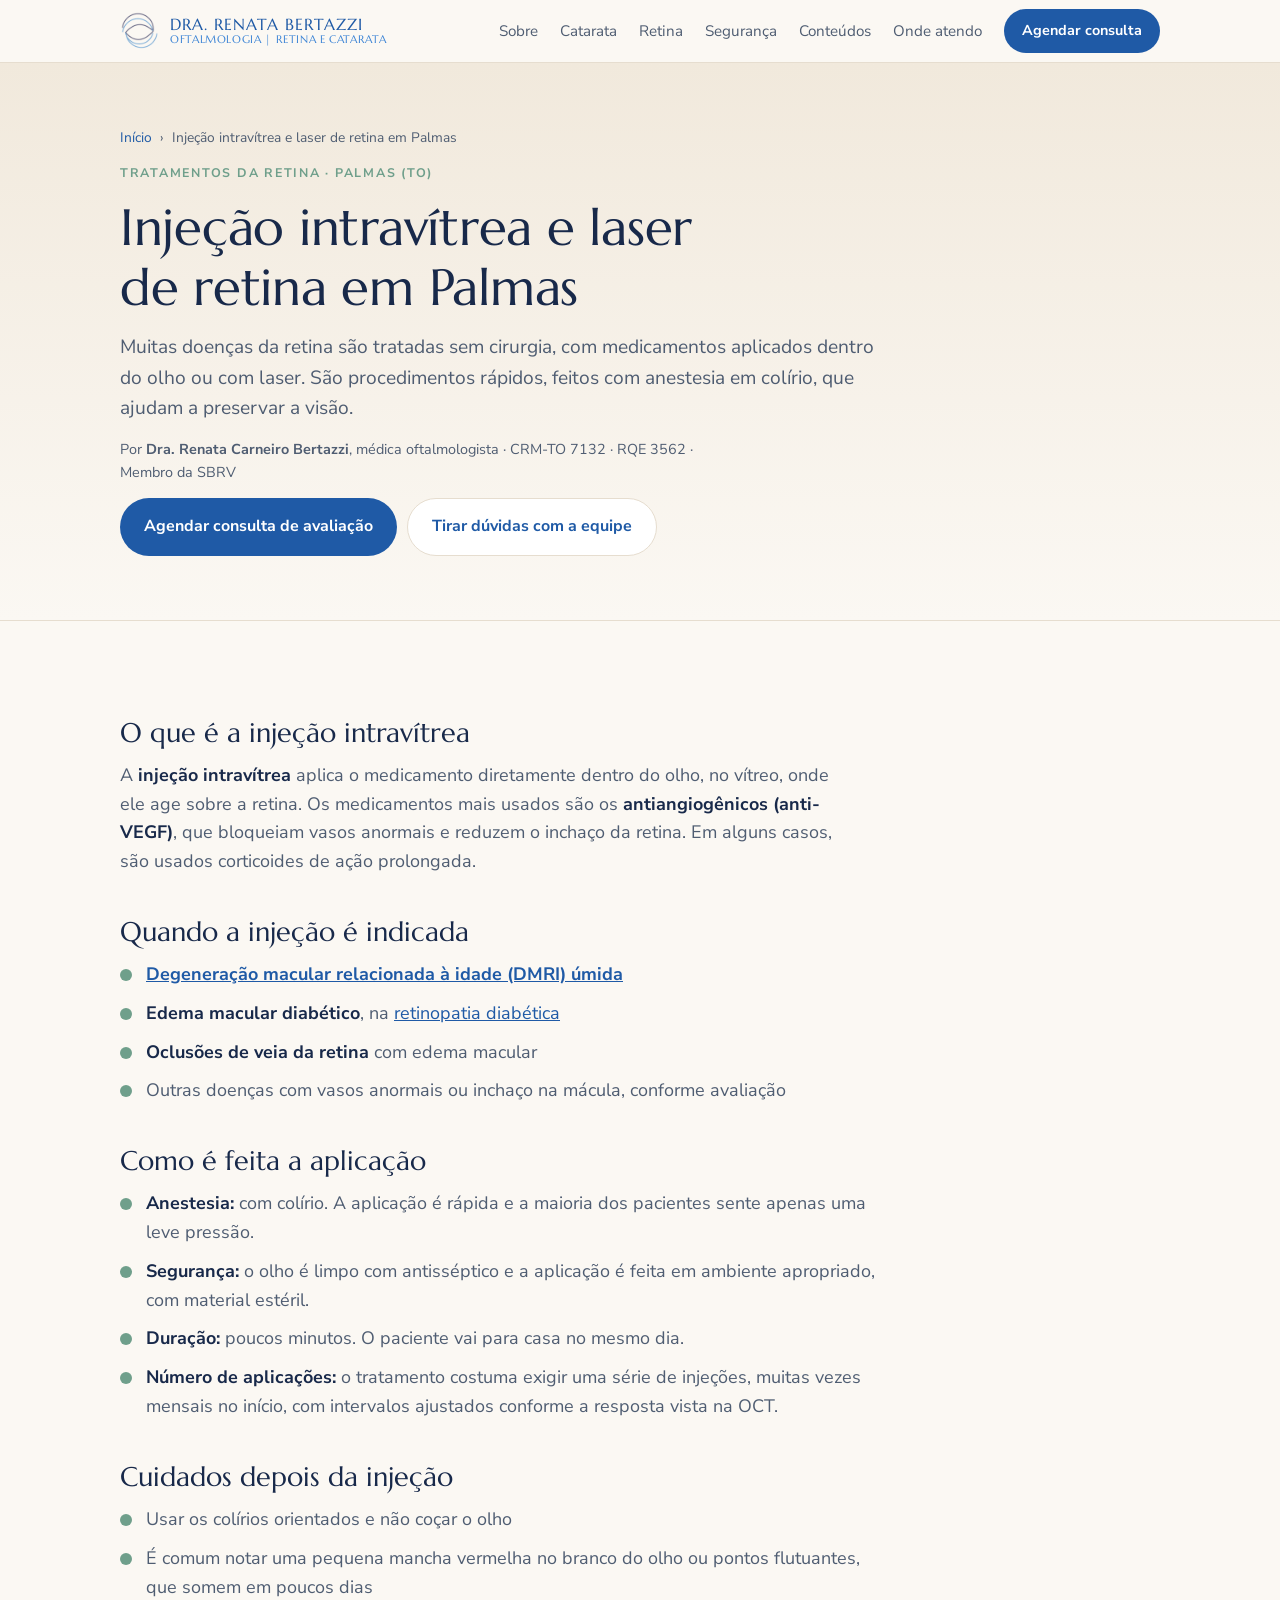
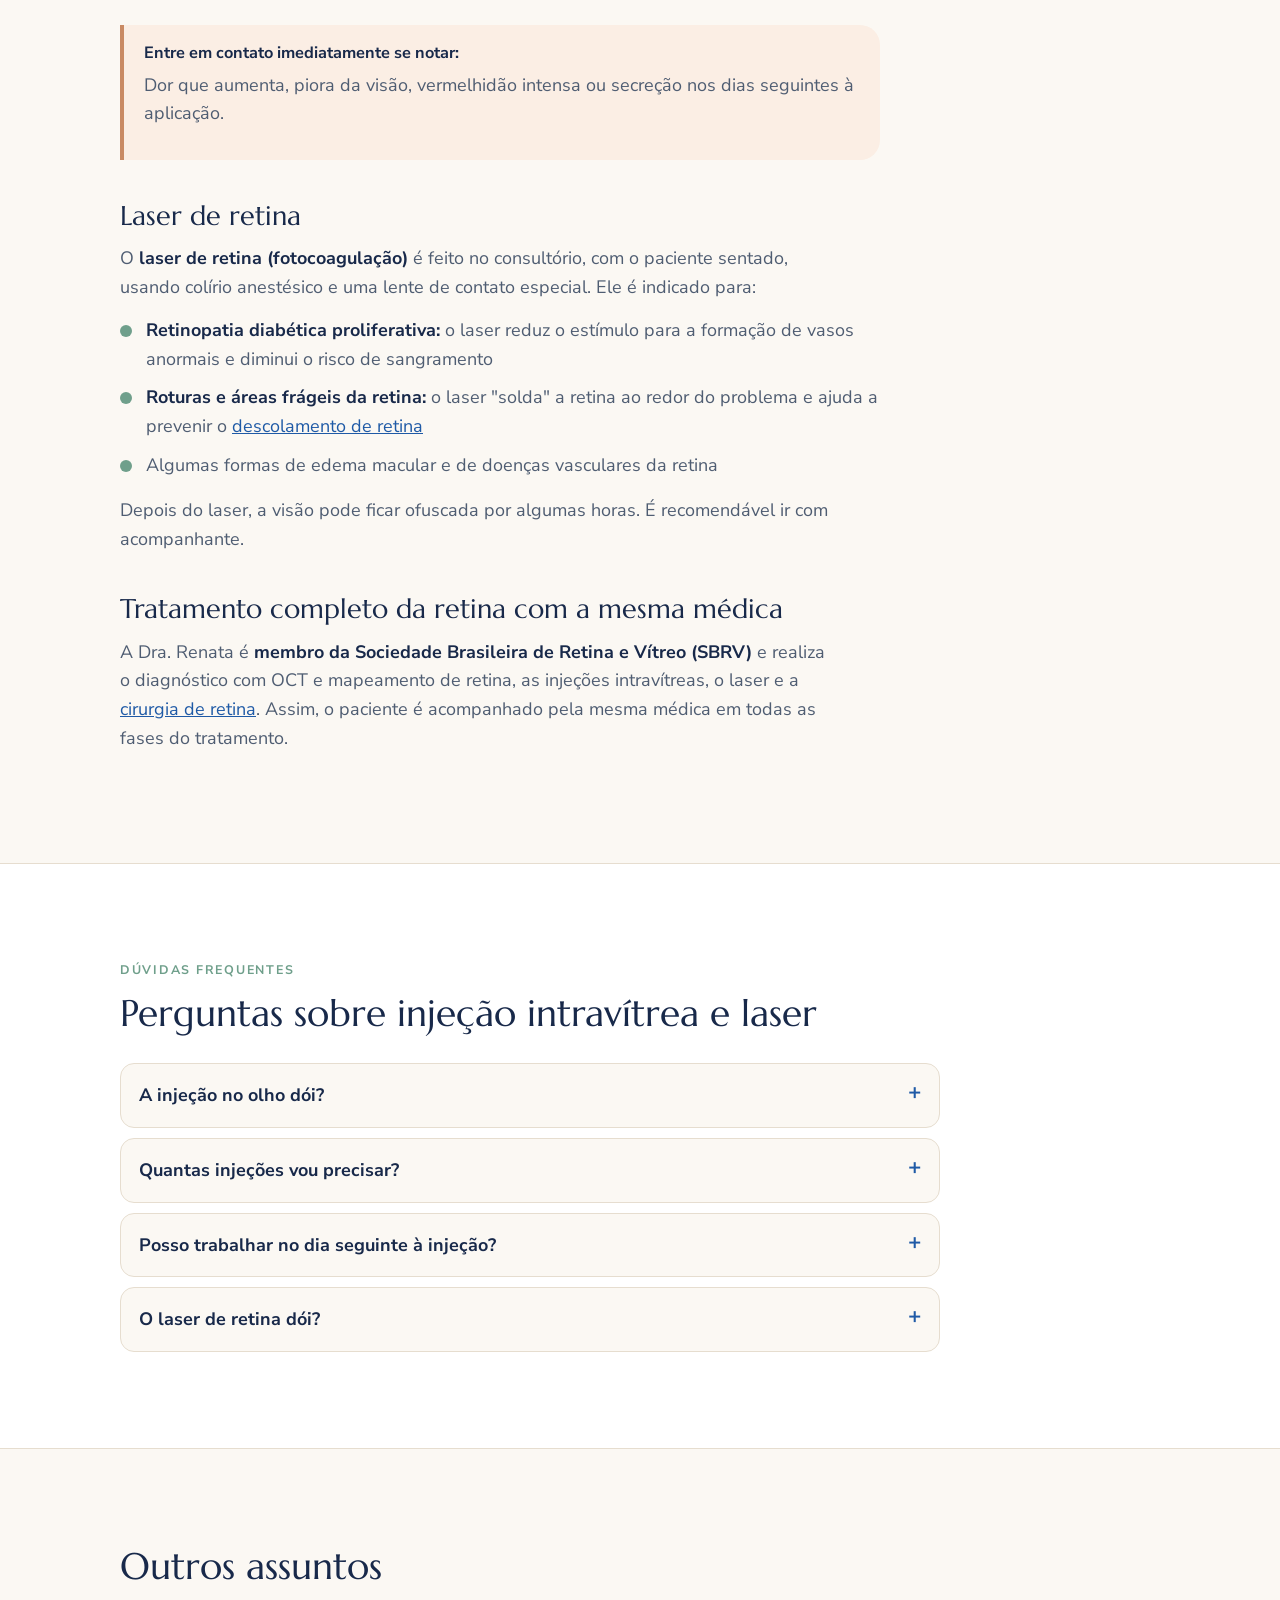
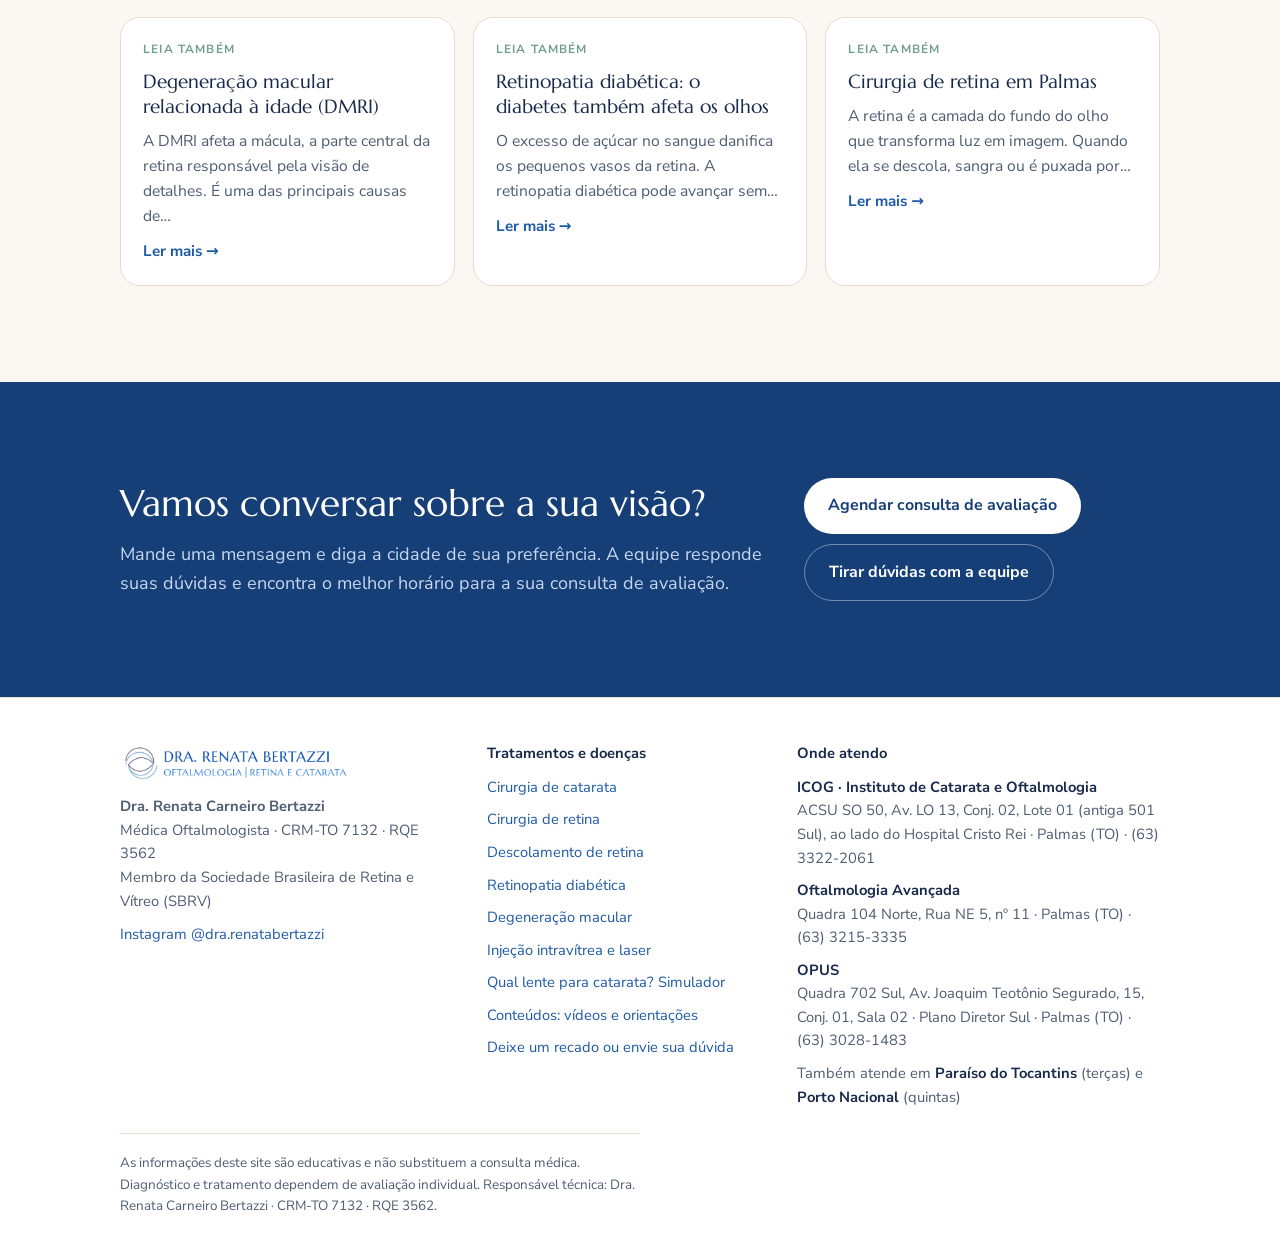
<file: injecao-intravitrea-e-laser-palmas.html>
<!DOCTYPE html>
<html lang="pt-BR">
<head>
<meta charset="utf-8">
<meta name="viewport" content="width=device-width, initial-scale=1, viewport-fit=cover">
<title>Injeção Intravítrea e Laser de Retina em Palmas (TO) | Dra. Renata Bertazzi</title>
<meta name="description" content="Injeção intravítrea (anti-VEGF) e laser de retina em Palmas (TO) com a Dra. Renata Bertazzi, membro da SBRV. Indicações, como é feito e cuidados depois.">
<link rel="canonical" href="https://drarenatabertazzi.com.br/injecao-intravitrea-e-laser-palmas.html">
<meta property="og:type" content="website">
<meta property="og:locale" content="pt_BR">
<meta property="og:site_name" content="Dra. Renata Bertazzi">
<meta property="og:title" content="Injeção Intravítrea e Laser de Retina em Palmas (TO) | Dra. Renata Bertazzi">
<meta property="og:description" content="Injeção intravítrea (anti-VEGF) e laser de retina em Palmas (TO) com a Dra. Renata Bertazzi, membro da SBRV. Indicações, como é feito e cuidados depois.">
<meta property="og:url" content="https://drarenatabertazzi.com.br/injecao-intravitrea-e-laser-palmas.html">
<meta property="og:image" content="https://drarenatabertazzi.com.br/img/dra-renata-bertazzi-oftalmologista-palmas.webp">
<meta name="theme-color" content="#fbf8f3">
<link rel="icon" type="image/png" href="img/simbolo.png">
<link rel="apple-touch-icon" href="img/simbolo-grande.png">
<link rel="preconnect" href="https://fonts.googleapis.com">
<link rel="preconnect" href="https://fonts.gstatic.com" crossorigin>
<link href="https://fonts.googleapis.com/css2?family=Marcellus&family=Nunito+Sans:opsz,wght@6..12,400;6..12,600;6..12,700&display=swap" rel="stylesheet">
<link rel="stylesheet" href="style.css">
<script type="application/ld+json">
{
 "@context": "https://schema.org",
 "@graph": [
  {
   "@type": "MedicalWebPage",
   "@id": "https://drarenatabertazzi.com.br/injecao-intravitrea-e-laser-palmas.html#pagina",
   "url": "https://drarenatabertazzi.com.br/injecao-intravitrea-e-laser-palmas.html",
   "name": "Injeção Intravítrea e Laser de Retina em Palmas (TO) | Dra. Renata Bertazzi",
   "description": "Injeção intravítrea (anti-VEGF) e laser de retina em Palmas (TO) com a Dra. Renata Bertazzi, membro da SBRV. Indicações, como é feito e cuidados depois.",
   "inLanguage": "pt-BR",
   "author": {
    "@id": "https://drarenatabertazzi.com.br/#medica"
   },
   "reviewedBy": {
    "@id": "https://drarenatabertazzi.com.br/#medica"
   }
  },
  {
   "@type": "BreadcrumbList",
   "itemListElement": [
    {
     "@type": "ListItem",
     "position": 1,
     "name": "Início",
     "item": "https://drarenatabertazzi.com.br/"
    },
    {
     "@type": "ListItem",
     "position": 2,
     "name": "Injeção intravítrea e laser de retina em Palmas",
     "item": "https://drarenatabertazzi.com.br/injecao-intravitrea-e-laser-palmas.html"
    }
   ]
  },
  {
   "@type": "Physician",
   "@id": "https://drarenatabertazzi.com.br/#medica",
   "name": "Dra. Renata Carneiro Bertazzi",
   "alternateName": "Dra. Renata Bertazzi",
   "description": "Médica oftalmologista em Palmas (TO): cirurgia de catarata, cirurgia de retina, injeção intravítrea e laser. Membro da Sociedade Brasileira de Retina e Vítreo.",
   "url": "https://drarenatabertazzi.com.br/",
   "image": "https://drarenatabertazzi.com.br/img/dra-renata-bertazzi-oftalmologista-palmas.webp",
   "logo": "https://drarenatabertazzi.com.br/img/logo-dra-renata-bertazzi.png",
   "medicalSpecialty": "Ophthalmologic",
   "sameAs": [
    "https://www.instagram.com/dra.renatabertazzi/"
   ],
   "address": {
    "@type": "PostalAddress",
    "streetAddress": "ACSU SO 50, Av. LO 13, Conj. 02, Lote 01 (antiga 501 Sul), ao lado do Hospital Cristo Rei",
    "addressLocality": "Palmas",
    "addressRegion": "TO",
    "addressCountry": "BR",
    "postalCode": "77016-010"
   },
   "location": [
    {
     "@type": "MedicalClinic",
     "name": "ICOG · Instituto de Catarata e Oftalmologia",
     "address": {
      "@type": "PostalAddress",
      "streetAddress": "ACSU SO 50, Av. LO 13, Conj. 02, Lote 01 (antiga 501 Sul), ao lado do Hospital Cristo Rei",
      "addressLocality": "Palmas",
      "addressRegion": "TO",
      "addressCountry": "BR",
      "postalCode": "77016-010"
     },
     "telephone": "+55-63-3322-2061"
    },
    {
     "@type": "MedicalClinic",
     "name": "Oftalmologia Avançada",
     "address": {
      "@type": "PostalAddress",
      "streetAddress": "Quadra 104 Norte, Rua NE 5, nº 11",
      "addressLocality": "Palmas",
      "addressRegion": "TO",
      "addressCountry": "BR",
      "postalCode": "77006-020"
     },
     "telephone": "+55-63-3215-3335"
    },
    {
     "@type": "MedicalClinic",
     "name": "OPUS",
     "address": {
      "@type": "PostalAddress",
      "streetAddress": "Quadra 702 Sul, Av. Joaquim Teotônio Segurado, 15, Conj. 01, Sala 02 · Plano Diretor Sul",
      "addressLocality": "Palmas",
      "addressRegion": "TO",
      "addressCountry": "BR"
     },
     "telephone": "+55-63-3028-1483"
    }
   ],
   "areaServed": [
    {
     "@type": "City",
     "name": "Palmas"
    },
    {
     "@type": "City",
     "name": "Paraíso do Tocantins"
    },
    {
     "@type": "City",
     "name": "Porto Nacional"
    }
   ],
   "memberOf": {
    "@type": "MedicalOrganization",
    "name": "Sociedade Brasileira de Retina e Vítreo (SBRV)"
   },
   "availableService": [
    {
     "@type": "MedicalProcedure",
     "name": "Cirurgia de catarata (facoemulsificação)"
    },
    {
     "@type": "MedicalProcedure",
     "name": "Vitrectomia"
    },
    {
     "@type": "MedicalProcedure",
     "name": "Cirurgia de descolamento de retina"
    },
    {
     "@type": "MedicalProcedure",
     "name": "Injeção intravítrea (anti-VEGF)"
    },
    {
     "@type": "MedicalProcedure",
     "name": "Fotocoagulação a laser da retina"
    },
    {
     "@type": "MedicalProcedure",
     "name": "Mapeamento de retina"
    }
   ],
   "identifier": [
    {
     "@type": "PropertyValue",
     "propertyID": "CRM-TO",
     "value": "7132"
    },
    {
     "@type": "PropertyValue",
     "propertyID": "RQE",
     "value": "3562"
    }
   ]
  },
  {
   "@type": "FAQPage",
   "mainEntity": [
    {
     "@type": "Question",
     "name": "A injeção no olho dói?",
     "acceptedAnswer": {
      "@type": "Answer",
      "text": "A aplicação é feita com colírio anestésico. A maioria dos pacientes sente apenas uma leve pressão por alguns segundos."
     }
    },
    {
     "@type": "Question",
     "name": "Quantas injeções vou precisar?",
     "acceptedAnswer": {
      "@type": "Answer",
      "text": "Depende da doença e da resposta ao tratamento. Em geral, há uma fase inicial com aplicações mais próximas, seguida de intervalos ajustados conforme os exames de OCT."
     }
    },
    {
     "@type": "Question",
     "name": "Posso trabalhar no dia seguinte à injeção?",
     "acceptedAnswer": {
      "@type": "Answer",
      "text": "Na maioria dos casos, sim. A orientação é individual e é dada no dia da aplicação."
     }
    },
    {
     "@type": "Question",
     "name": "O laser de retina dói?",
     "acceptedAnswer": {
      "@type": "Answer",
      "text": "O laser é feito com colírio anestésico. Algumas pessoas sentem um leve incômodo durante as aplicações, que costuma ser bem tolerado."
     }
    }
   ]
  }
 ]
}
</script>
</head>
<body>
<header class="top">
  <div class="wrap">
    <a class="brand" href="index.html" aria-label="Dra. Renata Bertazzi, página inicial">
      <img class="mark" src="img/simbolo.png" alt="" width="40" height="40"><span class="bt"><strong>Dra. Renata Bertazzi</strong>
      <span>Oftalmologia | Retina e Catarata</span></span>
    </a>
    <nav class="nav" aria-label="Principal">
      <a href="index.html#sobre">Sobre</a>
      <a href="cirurgia-de-catarata-palmas.html">Catarata</a>
      <a href="cirurgia-de-retina-palmas.html">Retina</a>
      <a href="index.html#seguranca">Segurança</a>
      <a href="conteudos.html">Conteúdos</a>
      <a href="index.html#atendimento">Onde atendo</a>
      <a class="btn" href="https://wa.me/5511978806444?text=Ol%C3%A1%21%20Vim%20pelo%20site%20da%20Dra.%20Renata%20Bertazzi%20e%20gostaria%20de%20agendar%20uma%20consulta." target="_blank" rel="noopener">Agendar consulta</a>
    </nav>
  </div>
</header>

<main>
<section class="page-hero">
  <div class="wrap">
    <div class="stack">
      <nav class="crumbs" aria-label="Você está em"><a href="index.html">Início</a> <span aria-hidden="true">›</span> <span>Injeção intravítrea e laser de retina em Palmas</span></nav>
      <span class="eyebrow">Tratamentos da retina · Palmas (TO)</span>
      <h1>Injeção intravítrea e laser de retina em Palmas</h1>
      <p class="lead">Muitas doenças da retina são tratadas sem cirurgia, com medicamentos aplicados dentro do olho ou com laser. São procedimentos rápidos, feitos com anestesia em colírio, que ajudam a preservar a visão.</p>
      <p class="cred">Por <b>Dra. Renata Carneiro Bertazzi</b>, médica oftalmologista · CRM-TO 7132 · RQE 3562 · Membro da SBRV</p>
      <div class="actions"><a class="btn" href="https://wa.me/5511978806444?text=Ol%C3%A1%21%20Vim%20pelo%20site%20da%20Dra.%20Renata%20Bertazzi%20e%20gostaria%20de%20agendar%20uma%20consulta." target="_blank" rel="noopener">Agendar consulta de avaliação</a><a class="btn soft" href="https://wa.me/5511978806444?text=Ol%C3%A1%21%20Vim%20pelo%20site%20da%20Dra.%20Renata%20Bertazzi%20e%20gostaria%20de%20agendar%20uma%20consulta." target="_blank" rel="noopener">Tirar dúvidas com a equipe</a></div>
    </div>
    
  </div>
</section>

<section class="band">
  <div class="wrap">
    <article class="article">

<h2>O que é a injeção intravítrea</h2>
<p>A <strong>injeção intravítrea</strong> aplica o medicamento diretamente dentro do olho, no vítreo, onde ele age sobre a retina. Os medicamentos mais usados são os <strong>antiangiogênicos (anti-VEGF)</strong>, que bloqueiam vasos anormais e reduzem o inchaço da retina. Em alguns casos, são usados corticoides de ação prolongada.</p>

<h2>Quando a injeção é indicada</h2>
<ul>
  <li><strong><a href="degeneracao-macular.html">Degeneração macular relacionada à idade (DMRI) úmida</a></strong></li>
  <li><strong>Edema macular diabético</strong>, na <a href="retinopatia-diabetica.html">retinopatia diabética</a></li>
  <li><strong>Oclusões de veia da retina</strong> com edema macular</li>
  <li>Outras doenças com vasos anormais ou inchaço na mácula, conforme avaliação</li>
</ul>

<h2>Como é feita a aplicação</h2>
<ul>
  <li><strong>Anestesia:</strong> com colírio. A aplicação é rápida e a maioria dos pacientes sente apenas uma leve pressão.</li>
  <li><strong>Segurança:</strong> o olho é limpo com antisséptico e a aplicação é feita em ambiente apropriado, com material estéril.</li>
  <li><strong>Duração:</strong> poucos minutos. O paciente vai para casa no mesmo dia.</li>
  <li><strong>Número de aplicações:</strong> o tratamento costuma exigir uma série de injeções, muitas vezes mensais no início, com intervalos ajustados conforme a resposta vista na OCT.</li>
</ul>

<h2>Cuidados depois da injeção</h2>
<ul>
  <li>Usar os colírios orientados e não coçar o olho</li>
  <li>É comum notar uma pequena mancha vermelha no branco do olho ou pontos flutuantes, que somem em poucos dias</li>
</ul>
<div class="alert" role="note">
  <h3>Entre em contato imediatamente se notar:</h3>
  <p>Dor que aumenta, piora da visão, vermelhidão intensa ou secreção nos dias seguintes à aplicação.</p>
</div>

<h2>Laser de retina</h2>
<p>O <strong>laser de retina (fotocoagulação)</strong> é feito no consultório, com o paciente sentado, usando colírio anestésico e uma lente de contato especial. Ele é indicado para:</p>
<ul>
  <li><strong>Retinopatia diabética proliferativa:</strong> o laser reduz o estímulo para a formação de vasos anormais e diminui o risco de sangramento</li>
  <li><strong>Roturas e áreas frágeis da retina:</strong> o laser "solda" a retina ao redor do problema e ajuda a prevenir o <a href="descolamento-de-retina.html">descolamento de retina</a></li>
  <li>Algumas formas de edema macular e de doenças vasculares da retina</li>
</ul>
<p>Depois do laser, a visão pode ficar ofuscada por algumas horas. É recomendável ir com acompanhante.</p>

<h2>Tratamento completo da retina com a mesma médica</h2>
<p>A Dra. Renata é <strong>membro da Sociedade Brasileira de Retina e Vítreo (SBRV)</strong> e realiza o diagnóstico com OCT e mapeamento de retina, as injeções intravítreas, o laser e a <a href="cirurgia-de-retina-palmas.html">cirurgia de retina</a>. Assim, o paciente é acompanhado pela mesma médica em todas as fases do tratamento.</p>

    </article>
  </div>
</section>

<section class="band alt">
  <div class="wrap">
    <div class="head"><span class="eyebrow">Dúvidas frequentes</span><h2>Perguntas sobre injeção intravítrea e laser</h2></div>
    <div class="faq">
      <details>
        <summary>A injeção no olho dói?</summary>
        <p>A aplicação é feita com colírio anestésico. A maioria dos pacientes sente apenas uma leve pressão por alguns segundos.</p>
      </details>
      <details>
        <summary>Quantas injeções vou precisar?</summary>
        <p>Depende da doença e da resposta ao tratamento. Em geral, há uma fase inicial com aplicações mais próximas, seguida de intervalos ajustados conforme os exames de OCT.</p>
      </details>
      <details>
        <summary>Posso trabalhar no dia seguinte à injeção?</summary>
        <p>Na maioria dos casos, sim. A orientação é individual e é dada no dia da aplicação.</p>
      </details>
      <details>
        <summary>O laser de retina dói?</summary>
        <p>O laser é feito com colírio anestésico. Algumas pessoas sentem um leve incômodo durante as aplicações, que costuma ser bem tolerado.</p>
      </details>
    </div>
  </div>
</section>

<section class="band">
  <div class="wrap">
    <div class="head"><h2>Outros assuntos</h2></div>
    <div class="grid-3">
      <a class="card rel" href="degeneracao-macular.html"><span class="tag">Leia também</span><h3>Degeneração macular relacionada à idade (DMRI)</h3><p>A DMRI afeta a mácula, a parte central da retina responsável pela visão de detalhes. É uma das principais causas de…</p><span class="more">Ler mais →</span></a>
      <a class="card rel" href="retinopatia-diabetica.html"><span class="tag">Leia também</span><h3>Retinopatia diabética: o diabetes também afeta os olhos</h3><p>O excesso de açúcar no sangue danifica os pequenos vasos da retina. A retinopatia diabética pode avançar sem…</p><span class="more">Ler mais →</span></a>
      <a class="card rel" href="cirurgia-de-retina-palmas.html"><span class="tag">Leia também</span><h3>Cirurgia de retina em Palmas</h3><p>A retina é a camada do fundo do olho que transforma luz em imagem. Quando ela se descola, sangra ou é puxada por…</p><span class="more">Ler mais →</span></a>
    </div>
  </div>
</section>

<section class="band cta">
  <div class="wrap">
    <div class="stack">
      <h2>Vamos conversar sobre a sua visão?</h2>
      <p>Mande uma mensagem e diga a cidade de sua preferência. A equipe responde suas dúvidas e encontra o melhor horário para a sua consulta de avaliação.</p>
    </div>
    <div class="actions">
      <a class="btn" href="https://wa.me/5511978806444?text=Ol%C3%A1%21%20Vim%20pelo%20site%20da%20Dra.%20Renata%20Bertazzi%20e%20gostaria%20de%20agendar%20uma%20consulta." target="_blank" rel="noopener">Agendar consulta de avaliação</a>
      <a class="btn soft" href="https://wa.me/5511978806444?text=Ol%C3%A1%21%20Vim%20pelo%20site%20da%20Dra.%20Renata%20Bertazzi%20e%20gostaria%20de%20agendar%20uma%20consulta." target="_blank" rel="noopener">Tirar dúvidas com a equipe</a>
    </div>
  </div>
</section>
</main>

<footer class="site-foot">
  <div class="wrap foot-grid">
    <div class="stack">
      <img src="img/logo-dra-renata-bertazzi.png" alt="Dra. Renata Bertazzi · Oftalmologia | Retina e Catarata" class="foot-logo" width="230" height="43" loading="lazy">
      <p><strong>Dra. Renata Carneiro Bertazzi</strong><br>Médica Oftalmologista · CRM-TO 7132 · RQE 3562<br>Membro da Sociedade Brasileira de Retina e Vítreo (SBRV)</p>
      <p><a href="https://www.instagram.com/dra.renatabertazzi/" target="_blank" rel="noopener">Instagram @dra.renatabertazzi</a></p>
    </div>
    <div class="stack">
      <b>Tratamentos e doenças</b>
      <ul class="foot-list">
        <li><a href="cirurgia-de-catarata-palmas.html">Cirurgia de catarata</a></li>
        <li><a href="cirurgia-de-retina-palmas.html">Cirurgia de retina</a></li>
        <li><a href="descolamento-de-retina.html">Descolamento de retina</a></li>
        <li><a href="retinopatia-diabetica.html">Retinopatia diabética</a></li>
        <li><a href="degeneracao-macular.html">Degeneração macular</a></li>
        <li><a href="injecao-intravitrea-e-laser-palmas.html">Injeção intravítrea e laser</a></li>
        <li><a href="qual-lente-para-catarata.html">Qual lente para catarata? Simulador</a></li>
        <li><a href="conteudos.html">Conteúdos: vídeos e orientações</a></li>
        <li><a href="index.html#fale">Deixe um recado ou envie sua dúvida</a></li>
      </ul>
    </div>
    <div class="stack">
      <b>Onde atendo</b>
      <ul class="foot-list">
        <li><b>ICOG · Instituto de Catarata e Oftalmologia</b><br>ACSU SO 50, Av. LO 13, Conj. 02, Lote 01 (antiga 501 Sul), ao lado do Hospital Cristo Rei · Palmas (TO) · (63) 3322-2061</li>
        <li><b>Oftalmologia Avançada</b><br>Quadra 104 Norte, Rua NE 5, nº 11 · Palmas (TO) · (63) 3215-3335</li>
        <li><b>OPUS</b><br>Quadra 702 Sul, Av. Joaquim Teotônio Segurado, 15, Conj. 01, Sala 02 · Plano Diretor Sul · Palmas (TO) · (63) 3028-1483</li>
        <li>Também atende em <b>Paraíso do Tocantins</b> (terças) e <b>Porto Nacional</b> (quintas)</li>
      </ul>
    </div>
  </div>
  <div class="wrap"><p class="foot-note">As informações deste site são educativas e não substituem a consulta médica. Diagnóstico e tratamento dependem de avaliação individual. Responsável técnica: Dra. Renata Carneiro Bertazzi · CRM-TO 7132 · RQE 3562.</p></div>
</footer>
<div class="mbar" role="region" aria-label="Contato rápido">
  <a class="btn soft" href="https://wa.me/5511978806444?text=Ol%C3%A1%21%20Vim%20pelo%20site%20da%20Dra.%20Renata%20Bertazzi%20e%20gostaria%20de%20agendar%20uma%20consulta." target="_blank" rel="noopener"><svg viewBox="0 0 24 24" fill="none" stroke="currentColor" stroke-width="1.8" stroke-linecap="round" stroke-linejoin="round" aria-hidden="true"><path d="M4 5h16v11H9l-5 4z"/><path d="M8 9.5h8M8 12.5h5"/></svg> Tirar dúvidas</a>
  <a class="btn" href="https://wa.me/5511978806444?text=Ol%C3%A1%21%20Vim%20pelo%20site%20da%20Dra.%20Renata%20Bertazzi%20e%20gostaria%20de%20agendar%20uma%20consulta." target="_blank" rel="noopener">Agendar consulta</a>
</div>
</body>
</html>
</file>
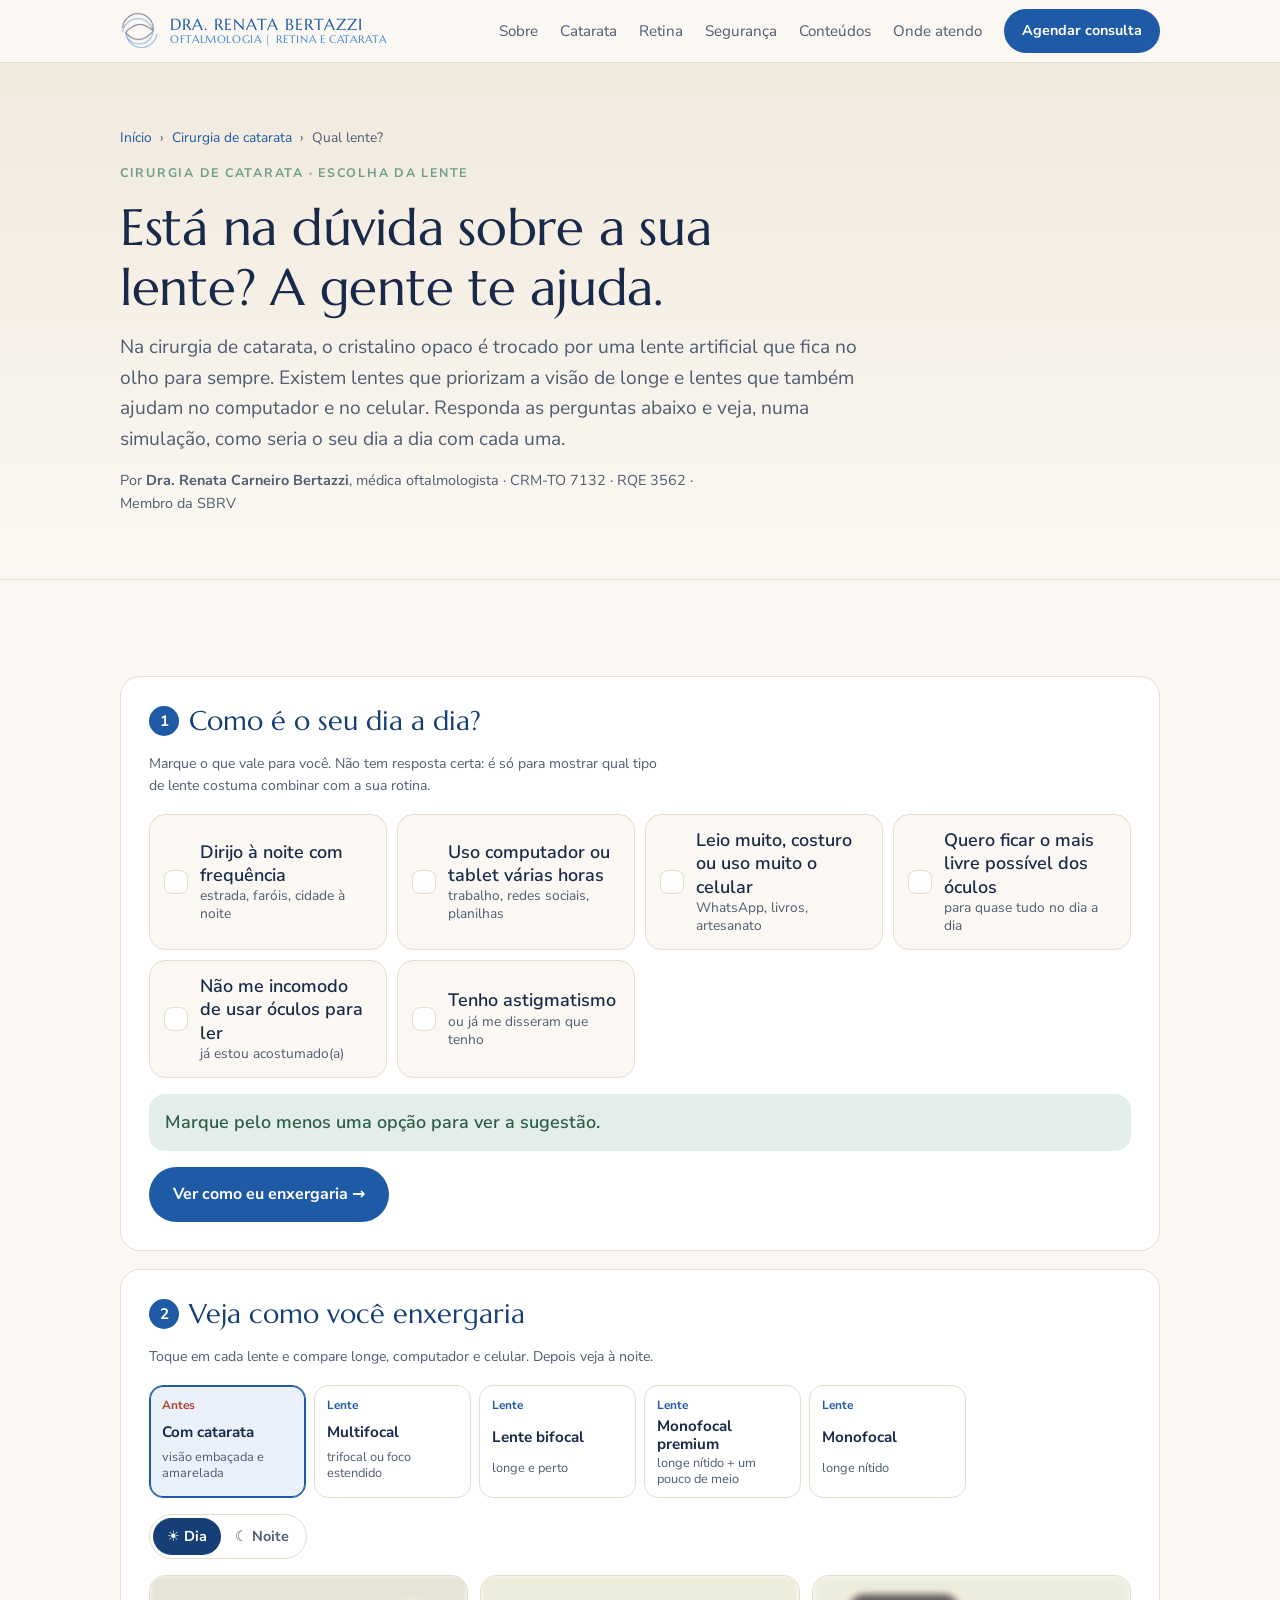
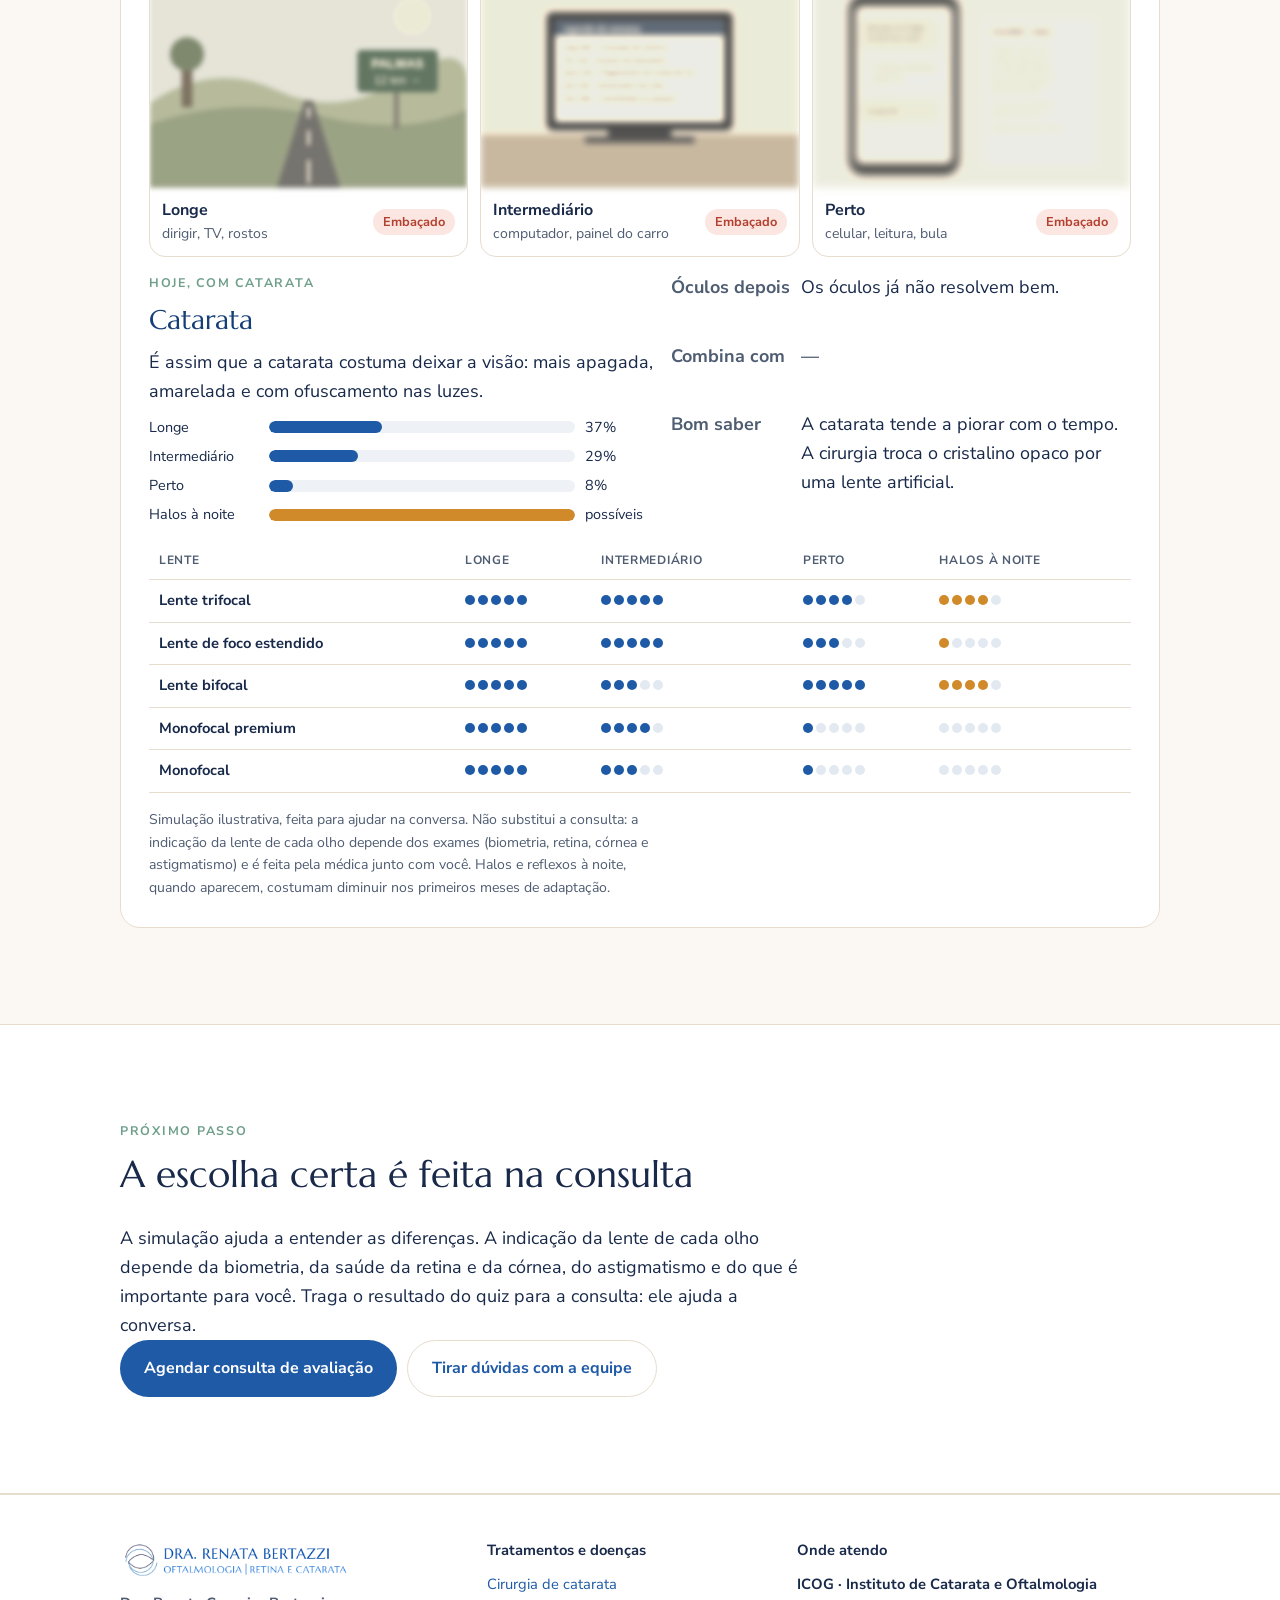
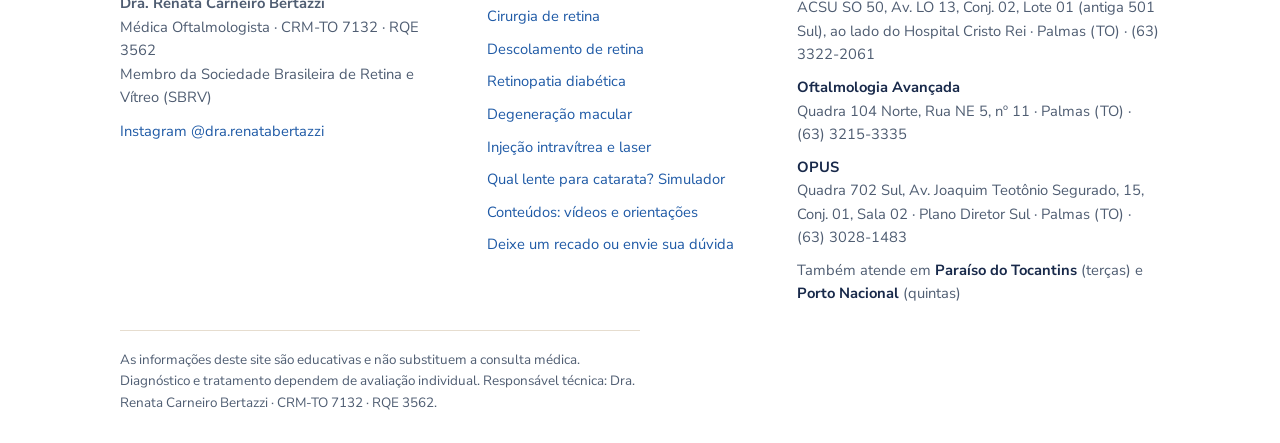
<file: qual-lente-para-catarata.html>
<!DOCTYPE html>
<html lang="pt-BR">
<head>
<meta charset="utf-8">
<meta name="viewport" content="width=device-width, initial-scale=1, viewport-fit=cover">
<title>Qual lente para catarata? Simulador | Dra. Renata Bertazzi · Palmas</title>
<meta name="description" content="Está na dúvida sobre a lente da cirurgia de catarata? Responda o quiz e veja como enxergaria com lente monofocal, multifocal trifocal, foco estendido ou bifocal. Palmas (TO).">
<link rel="canonical" href="https://drarenatabertazzi.com.br/qual-lente-para-catarata.html">
<meta property="og:type" content="website">
<meta property="og:locale" content="pt_BR">
<meta property="og:site_name" content="Dra. Renata Bertazzi">
<meta property="og:title" content="Qual lente para catarata? Simulador | Dra. Renata Bertazzi · Palmas">
<meta property="og:description" content="Está na dúvida sobre a lente da cirurgia de catarata? Responda o quiz e veja como enxergaria com lente monofocal, multifocal trifocal, foco estendido ou bifocal. Palmas (TO).">
<meta property="og:url" content="https://drarenatabertazzi.com.br/qual-lente-para-catarata.html">
<meta property="og:image" content="https://drarenatabertazzi.com.br/img/dra-renata-bertazzi-oftalmologista-palmas.webp">
<meta name="theme-color" content="#fbf8f3">
<link rel="icon" type="image/png" href="img/simbolo.png">
<link rel="apple-touch-icon" href="img/simbolo-grande.png">
<link rel="preconnect" href="https://fonts.googleapis.com">
<link rel="preconnect" href="https://fonts.gstatic.com" crossorigin>
<link href="https://fonts.googleapis.com/css2?family=Marcellus&family=Nunito+Sans:opsz,wght@6..12,400;6..12,600;6..12,700&display=swap" rel="stylesheet">
<link rel="stylesheet" href="style.css">
<script type="application/ld+json">
{
 "@context": "https://schema.org",
 "@graph": [
  {
   "@type": "MedicalWebPage",
   "@id": "https://drarenatabertazzi.com.br/qual-lente-para-catarata.html#pagina",
   "url": "https://drarenatabertazzi.com.br/qual-lente-para-catarata.html",
   "name": "Qual lente para catarata? Simulador | Dra. Renata Bertazzi · Palmas",
   "description": "Está na dúvida sobre a lente da cirurgia de catarata? Responda o quiz e veja como enxergaria com lente monofocal, multifocal trifocal, foco estendido ou bifocal. Palmas (TO).",
   "inLanguage": "pt-BR",
   "author": {
    "@id": "https://drarenatabertazzi.com.br/#medica"
   },
   "reviewedBy": {
    "@id": "https://drarenatabertazzi.com.br/#medica"
   }
  },
  {
   "@type": "BreadcrumbList",
   "itemListElement": [
    {
     "@type": "ListItem",
     "position": 1,
     "name": "Início",
     "item": "https://drarenatabertazzi.com.br/"
    },
    {
     "@type": "ListItem",
     "position": 2,
     "name": "Cirurgia de catarata em Palmas",
     "item": "https://drarenatabertazzi.com.br/cirurgia-de-catarata-palmas.html"
    },
    {
     "@type": "ListItem",
     "position": 3,
     "name": "Qual lente para catarata?",
     "item": "https://drarenatabertazzi.com.br/qual-lente-para-catarata.html"
    }
   ]
  },
  {
   "@type": "Physician",
   "@id": "https://drarenatabertazzi.com.br/#medica",
   "name": "Dra. Renata Carneiro Bertazzi",
   "alternateName": "Dra. Renata Bertazzi",
   "description": "Médica oftalmologista em Palmas (TO): cirurgia de catarata, cirurgia de retina, injeção intravítrea e laser. Membro da Sociedade Brasileira de Retina e Vítreo.",
   "url": "https://drarenatabertazzi.com.br/",
   "image": "https://drarenatabertazzi.com.br/img/dra-renata-bertazzi-oftalmologista-palmas.webp",
   "logo": "https://drarenatabertazzi.com.br/img/logo-dra-renata-bertazzi.png",
   "medicalSpecialty": "Ophthalmologic",
   "sameAs": [
    "https://www.instagram.com/dra.renatabertazzi/"
   ],
   "address": {
    "@type": "PostalAddress",
    "streetAddress": "ACSU SO 50, Av. LO 13, Conj. 02, Lote 01 (antiga 501 Sul), ao lado do Hospital Cristo Rei",
    "addressLocality": "Palmas",
    "addressRegion": "TO",
    "addressCountry": "BR",
    "postalCode": "77016-010"
   },
   "location": [
    {
     "@type": "MedicalClinic",
     "name": "ICOG · Instituto de Catarata e Oftalmologia",
     "address": {
      "@type": "PostalAddress",
      "streetAddress": "ACSU SO 50, Av. LO 13, Conj. 02, Lote 01 (antiga 501 Sul), ao lado do Hospital Cristo Rei",
      "addressLocality": "Palmas",
      "addressRegion": "TO",
      "addressCountry": "BR",
      "postalCode": "77016-010"
     },
     "telephone": "+55-63-3322-2061"
    },
    {
     "@type": "MedicalClinic",
     "name": "Oftalmologia Avançada",
     "address": {
      "@type": "PostalAddress",
      "streetAddress": "Quadra 104 Norte, Rua NE 5, nº 11",
      "addressLocality": "Palmas",
      "addressRegion": "TO",
      "addressCountry": "BR",
      "postalCode": "77006-020"
     },
     "telephone": "+55-63-3215-3335"
    },
    {
     "@type": "MedicalClinic",
     "name": "OPUS",
     "address": {
      "@type": "PostalAddress",
      "streetAddress": "Quadra 702 Sul, Av. Joaquim Teotônio Segurado, 15, Conj. 01, Sala 02 · Plano Diretor Sul",
      "addressLocality": "Palmas",
      "addressRegion": "TO",
      "addressCountry": "BR"
     },
     "telephone": "+55-63-3028-1483"
    }
   ],
   "areaServed": [
    {
     "@type": "City",
     "name": "Palmas"
    },
    {
     "@type": "City",
     "name": "Paraíso do Tocantins"
    },
    {
     "@type": "City",
     "name": "Porto Nacional"
    }
   ],
   "memberOf": {
    "@type": "MedicalOrganization",
    "name": "Sociedade Brasileira de Retina e Vítreo (SBRV)"
   },
   "availableService": [
    {
     "@type": "MedicalProcedure",
     "name": "Cirurgia de catarata (facoemulsificação)"
    },
    {
     "@type": "MedicalProcedure",
     "name": "Vitrectomia"
    },
    {
     "@type": "MedicalProcedure",
     "name": "Cirurgia de descolamento de retina"
    },
    {
     "@type": "MedicalProcedure",
     "name": "Injeção intravítrea (anti-VEGF)"
    },
    {
     "@type": "MedicalProcedure",
     "name": "Fotocoagulação a laser da retina"
    },
    {
     "@type": "MedicalProcedure",
     "name": "Mapeamento de retina"
    }
   ],
   "identifier": [
    {
     "@type": "PropertyValue",
     "propertyID": "CRM-TO",
     "value": "7132"
    },
    {
     "@type": "PropertyValue",
     "propertyID": "RQE",
     "value": "3562"
    }
   ]
  }
 ]
}
</script>
</head>
<body>
<header class="top">
  <div class="wrap">
    <a class="brand" href="index.html" aria-label="Dra. Renata Bertazzi, página inicial">
      <img class="mark" src="img/simbolo.png" alt="" width="40" height="40"><span class="bt"><strong>Dra. Renata Bertazzi</strong>
      <span>Oftalmologia | Retina e Catarata</span></span>
    </a>
    <nav class="nav" aria-label="Principal">
      <a href="index.html#sobre">Sobre</a>
      <a href="cirurgia-de-catarata-palmas.html">Catarata</a>
      <a href="cirurgia-de-retina-palmas.html">Retina</a>
      <a href="index.html#seguranca">Segurança</a>
      <a href="conteudos.html">Conteúdos</a>
      <a href="index.html#atendimento">Onde atendo</a>
      <a class="btn" href="https://wa.me/5511978806444?text=Ol%C3%A1%21%20Vim%20pelo%20site%20da%20Dra.%20Renata%20Bertazzi%20e%20gostaria%20de%20agendar%20uma%20consulta." target="_blank" rel="noopener">Agendar consulta</a>
    </nav>
  </div>
</header>

<main>
<section class="page-hero">
  <div class="wrap">
    <div class="stack">
      <nav class="crumbs" aria-label="Você está em"><a href="index.html">Início</a> <span aria-hidden="true">›</span> <a href="cirurgia-de-catarata-palmas.html">Cirurgia de catarata</a> <span aria-hidden="true">›</span> <span>Qual lente?</span></nav>
      <span class="eyebrow">Cirurgia de catarata · escolha da lente</span>
      <h1>Está na dúvida sobre a sua lente? A gente te ajuda.</h1>
      <p class="lead">Na cirurgia de catarata, o cristalino opaco é trocado por uma lente artificial que fica no olho para sempre. Existem lentes que priorizam a visão de longe e lentes que também ajudam no computador e no celular. Responda as perguntas abaixo e veja, numa simulação, como seria o seu dia a dia com cada uma.</p>
      <p class="cred">Por <b>Dra. Renata Carneiro Bertazzi</b>, médica oftalmologista · CRM-TO 7132 · RQE 3562 · Membro da SBRV</p>
    </div>
  </div>
</section>

<section class="band">
  <div class="wrap">
<style>
.sim{--sim-ok:#2f7a55;--sim-ok-soft:#e1f1e8;--sim-warn:#a86a12;--sim-warn-soft:#fbefd9;--sim-late:#b4412f;--sim-late-soft:#fbe6e1;--sim-halo:#d08a2a}
.sim-step{background:var(--surface);border:1px solid var(--line);border-radius:var(--radius);padding:clamp(16px,3vw,28px);display:grid;gap:16px}
.sim-kicker{display:flex;align-items:center;gap:10px;font-weight:700;color:var(--accent-deep);font-size:.95rem}
.sim-kicker span{width:30px;height:30px;border-radius:50%;background:var(--accent);color:#fff;display:grid;place-items:center;font-size:.95rem;flex:none}
.sim-q{display:grid;grid-template-columns:repeat(auto-fit,minmax(230px,1fr));gap:10px}
.sim-opt{position:relative;display:flex;gap:12px;align-items:center;border:1.5px solid var(--line);border-radius:16px;padding:14px;background:var(--paper);cursor:pointer;font-weight:600;line-height:1.3}
.sim-opt input{position:absolute;opacity:0;width:1px;height:1px}
.sim-opt .sim-box{width:24px;height:24px;border-radius:8px;border:1.5px solid var(--line);background:#fff;flex:none;display:grid;place-items:center;color:#fff;font-size:15px}
.sim-opt:has(input:checked){border-color:var(--accent);background:#eaf1fb}
.sim-opt input:checked+.sim-box{background:var(--accent);border-color:var(--accent)}
.sim-opt input:checked+.sim-box::after{content:"✓"}
.sim-opt input:focus-visible+.sim-box{outline:3px solid var(--accent);outline-offset:2px}
.sim-opt small{display:block;font-weight:400;color:var(--ink-soft);font-size:.86rem}
.sim-res{border-radius:16px;padding:14px 16px;background:var(--sage-soft);color:#2e5c4a;font-weight:600}
.sim-res b{color:var(--ink)}
.sim-lenses{display:grid;grid-template-columns:repeat(6,minmax(0,1fr));gap:8px}
@media(max-width:900px){.sim-lenses{grid-template-columns:repeat(3,minmax(0,1fr))}}
@media(max-width:460px){.sim-lenses{grid-template-columns:repeat(2,minmax(0,1fr))}}
.sim-lens{font:inherit;color:inherit;text-align:left;background:var(--surface);border:1.5px solid var(--line);border-radius:14px;padding:10px 12px;display:grid;gap:2px;cursor:pointer;min-height:78px}
.sim-lens b{font-size:.95rem;line-height:1.2}
.sim-lens small{font-size:.8rem;color:var(--ink-soft);line-height:1.25}
.sim-lens .sim-n{font-size:.74rem;font-weight:700;color:var(--accent)}
.sim-lens.sim-cat .sim-n{color:var(--sim-late)}
.sim-lens[aria-pressed="true"]{border-color:var(--accent);background:#eaf1fb;box-shadow:0 0 0 1px var(--accent) inset}
.sim-lens.sim-rec::after{content:"★ combina com você";font-size:.72rem;font-weight:700;color:var(--sim-ok)}
.sim-row{display:flex;gap:10px;flex-wrap:wrap;align-items:center}
.sim-seg{display:inline-flex;border:1.5px solid var(--line);border-radius:999px;padding:3px;background:var(--surface)}
.sim-seg button{font:inherit;border:0;background:none;border-radius:999px;padding:7px 14px;font-weight:700;font-size:.9rem;color:var(--ink-soft);cursor:pointer}
.sim-seg button[aria-pressed="true"]{background:var(--accent-deep);color:#fff}
.sim-scenes{display:grid;grid-template-columns:repeat(3,minmax(0,1fr));gap:12px}
@media(max-width:760px){.sim-scenes{grid-template-columns:1fr}}
.sim-scene{margin:0;background:var(--surface);border:1px solid var(--line);border-radius:16px;overflow:hidden}
.sim-scene svg{display:block;width:100%;height:auto;aspect-ratio:3/2}
.sim-cap{display:flex;justify-content:space-between;align-items:center;gap:8px;padding:10px 12px;font-size:.88rem;color:var(--ink-soft)}
.sim-cap b{color:var(--ink);font-size:1rem;display:block}
.sim-view{transition:filter .5s ease}
@media (prefers-reduced-motion: reduce){.sim-view{transition:none}}
.sim-pill{font-size:.8rem;font-weight:700;border-radius:999px;padding:3px 10px;white-space:nowrap}
.sim-p-ok{background:var(--sim-ok-soft);color:var(--sim-ok)}.sim-p-warn{background:var(--sim-warn-soft);color:var(--sim-warn)}.sim-p-late{background:var(--sim-late-soft);color:var(--sim-late)}
.sim-sum{display:grid;grid-template-columns:1.1fr 1fr;gap:16px}
@media(max-width:860px){.sim-sum{grid-template-columns:1fr}}
.sim-sum h3{font-family:var(--font-display);font-weight:400;font-size:var(--step-2);color:var(--accent-deep)}
.sim-bar{display:grid;grid-template-columns:110px 1fr 70px;gap:10px;align-items:center;font-size:.9rem}
.sim-track{height:12px;border-radius:999px;background:#eef2f7;overflow:hidden}
.sim-fill{height:100%;border-radius:999px;background:var(--accent);transition:width .5s}
.sim-fill.sim-h{background:var(--sim-halo)}
.sim-facts{display:grid;gap:10px;margin:0}
.sim-facts div{display:grid;grid-template-columns:120px 1fr;gap:10px}
.sim-facts dt{font-weight:700;color:var(--ink-soft)}
.sim-facts dd{margin:0}
.sim-cmp{overflow-x:auto}
.sim-cmp table{width:100%;border-collapse:collapse;font-size:.92rem;min-width:640px}
.sim-cmp th,.sim-cmp td{padding:9px 10px;border-bottom:1px solid var(--line);text-align:left}
.sim-cmp th{font-size:.75rem;text-transform:uppercase;letter-spacing:.06em;color:var(--ink-soft)}
.sim-cmp tr.sim-on td{background:#eaf1fb}
.sim-dots{display:inline-flex;gap:3px}.sim-dots i{width:10px;height:10px;border-radius:50%;background:#e3e9f1;display:block}.sim-dots i.f{background:var(--accent)}.sim-dots.h i.f{background:var(--sim-halo)}
.sim-note{font-size:.88rem;color:var(--ink-soft)}
.sim-hide{display:none!important}
</style>

<div class="sim" id="simulador">
  <section class="sim-step" aria-labelledby="simQ">
    <div class="sim-kicker"><span>1</span><h2 id="simQ" style="font-size:var(--step-2)">Como é o seu dia a dia?</h2></div>
    <p class="sim-note" style="margin:0">Marque o que vale para você. Não tem resposta certa: é só para mostrar qual tipo de lente costuma combinar com a sua rotina.</p>
    <div class="sim-q" id="simQuiz">
      <label class="sim-opt"><input type="checkbox" value="noite"><span class="sim-box"></span><span>Dirijo à noite com frequência<small>estrada, faróis, cidade à noite</small></span></label>
      <label class="sim-opt"><input type="checkbox" value="pc"><span class="sim-box"></span><span>Uso computador ou tablet várias horas<small>trabalho, redes sociais, planilhas</small></span></label>
      <label class="sim-opt"><input type="checkbox" value="perto"><span class="sim-box"></span><span>Leio muito, costuro ou uso muito o celular<small>WhatsApp, livros, artesanato</small></span></label>
      <label class="sim-opt"><input type="checkbox" value="livre"><span class="sim-box"></span><span>Quero ficar o mais livre possível dos óculos<small>para quase tudo no dia a dia</small></span></label>
      <label class="sim-opt"><input type="checkbox" value="aceita"><span class="sim-box"></span><span>Não me incomodo de usar óculos para ler<small>já estou acostumado(a)</small></span></label>
      <label class="sim-opt"><input type="checkbox" value="ast"><span class="sim-box"></span><span>Tenho astigmatismo<small>ou já me disseram que tenho</small></span></label>
    </div>
    <div class="sim-res" id="simRes" aria-live="polite">Marque pelo menos uma opção para ver a sugestão.</div>
    <div><a class="btn" href="#simPasso2" id="simGo">Ver como eu enxergaria →</a></div>
  </section>

  <section class="sim-step" id="simPasso2" aria-labelledby="simV" style="margin-top:18px">
    <div class="sim-kicker"><span>2</span><h2 id="simV" style="font-size:var(--step-2)">Veja como você enxergaria</h2></div>
    <p class="sim-note" style="margin:0">Toque em cada lente e compare longe, computador e celular. Depois veja à noite.</p>
    <div class="sim-lenses" id="simLenses"></div>
    <div class="sim-row">
      <div class="sim-seg" role="group" aria-label="Período"><button type="button" id="simDia" aria-pressed="true">☀ Dia</button><button type="button" id="simNoite" aria-pressed="false">☾ Noite</button></div>
      <div class="sim-seg sim-hide" role="group" aria-label="Tipo" id="simSub"><button type="button" id="simTri" aria-pressed="true">Trifocal</button><button type="button" id="simEdof" aria-pressed="false">Foco estendido</button></div>
    </div>
    <div class="sim-scenes">
      <figure class="sim-scene">
        <div class="sim-view" id="simVL" style="overflow:hidden"><svg viewBox="0 0 300 200" role="img" aria-label="Visão de longe: estrada com placa">
          <g id="simVL_g">
            <g id="simLD">
              <rect width="300" height="200" fill="#bfe0f7"/><circle cx="248" cy="38" r="16" fill="#fff6c8"/>
              <path d="M0 120 Q60 80 120 108 T240 96 T300 104 V200 H0Z" fill="#8fbf7a"/><path d="M0 140 Q80 112 160 132 T300 126 V200 H0Z" fill="#6fa55e"/>
              <path d="M120 200 L146 118 L154 118 L180 200Z" fill="#59606b"/><path d="M150 124 V134 M150 146 V160 M150 174 V196" stroke="#f3f3f3" stroke-width="2.4"/>
              <rect x="196" y="70" width="76" height="40" rx="4" fill="#1d7a46"/><rect x="231" y="110" width="4" height="34" fill="#666"/>
              <text x="234" y="87" font-family="sans-serif" font-size="12" font-weight="700" fill="#fff" text-anchor="middle">PALMAS</text>
              <text x="234" y="102" font-family="sans-serif" font-size="11" fill="#fff" text-anchor="middle">12 km →</text>
              <rect x="30" y="80" width="10" height="44" fill="#7a5a3a"/><circle cx="35" cy="74" r="16" fill="#4f8a43"/>
            </g>
            <g id="simLN" class="sim-hide">
              <rect width="300" height="200" fill="#0d1526"/>
              <circle cx="40" cy="30" r="1.2" fill="#fff"/><circle cx="90" cy="18" r="1" fill="#fff"/><circle cx="200" cy="26" r="1.2" fill="#fff"/><circle cx="270" cy="14" r="1" fill="#fff"/>
              <path d="M0 130 Q80 110 160 126 T300 120 V200 H0Z" fill="#141f33"/><path d="M120 200 L146 118 L154 118 L180 200Z" fill="#232a36"/>
              <path d="M150 124 V134 M150 146 V160 M150 174 V196" stroke="#8c8c8c" stroke-width="2.4"/>
              <rect x="196" y="70" width="76" height="40" rx="4" fill="#12452a"/>
              <text x="234" y="87" font-family="sans-serif" font-size="12" font-weight="700" fill="#cfd8cf" text-anchor="middle">PALMAS</text>
              <text x="234" y="102" font-family="sans-serif" font-size="11" fill="#cfd8cf" text-anchor="middle">12 km →</text>
              <g id="simHalos"></g>
              <circle cx="140" cy="128" r="3.2" fill="#fffbe8"/><circle cx="158" cy="128" r="3.2" fill="#fffbe8"/><circle cx="60" cy="112" r="2.4" fill="#ffd27a"/><circle cx="96" cy="108" r="2.4" fill="#ffd27a"/>
            </g>
          </g>
        </svg></div>
        <figcaption class="sim-cap"><span><b>Longe</b>dirigir, TV, rostos</span><span class="sim-pill" id="simTL"></span></figcaption>
      </figure>
      <figure class="sim-scene">
        <div class="sim-view" id="simVI" style="overflow:hidden"><svg viewBox="0 0 300 200" role="img" aria-label="Visão intermediária: tela de computador">
          <rect width="300" height="200" fill="#efe9e1"/><rect y="150" width="300" height="50" fill="#c9a983"/>
          <g id="simVI_g">
            <rect x="62" y="34" width="176" height="112" rx="6" fill="#2b3442"/><rect x="70" y="42" width="160" height="96" rx="2" fill="#fff"/>
            <rect x="70" y="42" width="160" height="14" fill="#1f5aa6"/>
            <text x="78" y="52.5" font-family="sans-serif" font-size="8" font-weight="700" fill="#fff">Agenda da semana</text>
            <g font-family="sans-serif" font-size="7.4" fill="#26324a">
              <text x="78" y="70">Seg 09h · Consulta de retorno</text><text x="78" y="82">Ter 14h · Exame de biometria</text>
              <text x="78" y="94">Qua 10h · Pagamento da conta de luz</text><text x="78" y="106">Qui 16h · Aniversário da neta</text>
              <text x="78" y="118">Sex 08h · Caminhada no parque</text>
            </g>
            <rect x="120" y="146" width="60" height="6" fill="#2b3442"/><rect x="98" y="152" width="104" height="6" rx="2" fill="#3a4556"/>
          </g>
        </svg></div>
        <figcaption class="sim-cap"><span><b>Intermediário</b>computador, painel do carro</span><span class="sim-pill" id="simTI"></span></figcaption>
      </figure>
      <figure class="sim-scene">
        <div class="sim-view" id="simVP" style="overflow:hidden"><svg viewBox="0 0 300 200" role="img" aria-label="Visão de perto: celular e bula de remédio">
          <rect width="300" height="200" fill="#e7edf3"/>
          <g id="simVP_g">
            <rect x="34" y="18" width="104" height="170" rx="14" fill="#1d2430"/><rect x="40" y="28" width="92" height="150" rx="6" fill="#f7f9fb"/>
            <rect x="46" y="40" width="74" height="30" rx="6" fill="#dcf3df"/>
            <text font-family="sans-serif" font-size="6.4" fill="#203020"><tspan x="50" y="51">Bom dia, vó! Chego</tspan><tspan x="50" y="61">às 15h com o bolo.</tspan></text>
            <rect x="52" y="78" width="74" height="30" rx="6" fill="#ffffff" stroke="#dde3ea"/>
            <text font-family="sans-serif" font-size="6.4" fill="#26324a"><tspan x="56" y="89">Consulta confirmada:</tspan><tspan x="56" y="99">quinta, 9h.</tspan></text>
            <rect x="46" y="116" width="74" height="22" rx="6" fill="#dcf3df"/><text x="50" y="130" font-family="sans-serif" font-size="6.4" fill="#203020">Te amo! ❤</text>
            <rect x="160" y="40" width="110" height="140" rx="4" fill="#ffffff" stroke="#d4dbe4"/>
            <text x="168" y="56" font-family="sans-serif" font-size="8" font-weight="700" fill="#26324a">COLÍRIO · Bula</text>
            <g font-family="sans-serif" font-size="5" fill="#3c4860">
              <text x="168" y="70">Posologia: 1 gota no olho</text><text x="168" y="78">operado, 4 vezes ao dia,</text><text x="168" y="86">por 7 dias. Agite antes de</text>
              <text x="168" y="94">usar. Não toque a ponta do</text><text x="168" y="102">frasco no olho. Aguarde 5</text><text x="168" y="110">minutos entre colírios.</text>
              <text x="168" y="124">Conservar em temperatura</text><text x="168" y="132">ambiente (15 a 30 °C).</text><text x="168" y="146">Validade após aberto: 28 dias.</text>
            </g>
          </g>
        </svg></div>
        <figcaption class="sim-cap"><span><b>Perto</b>celular, leitura, bula</span><span class="sim-pill" id="simTP"></span></figcaption>
      </figure>
    </div>

    <div class="sim-sum">
      <div class="stack" style="gap:10px">
        <span class="eyebrow" id="simNum"></span>
        <h3 id="simNome"></h3>
        <p style="margin:0" id="simFrase"></p>
        <div class="stack" style="gap:6px" aria-label="Faixa de visão sem óculos">
          <div class="sim-bar"><span>Longe</span><div class="sim-track"><div class="sim-fill" id="simRL"></div></div><span id="simRLt"></span></div>
          <div class="sim-bar"><span>Intermediário</span><div class="sim-track"><div class="sim-fill" id="simRI"></div></div><span id="simRIt"></span></div>
          <div class="sim-bar"><span>Perto</span><div class="sim-track"><div class="sim-fill" id="simRP"></div></div><span id="simRPt"></span></div>
          <div class="sim-bar"><span>Halos à noite</span><div class="sim-track"><div class="sim-fill sim-h" id="simRH"></div></div><span id="simRHt"></span></div>
        </div>
      </div>
      <dl class="sim-facts">
        <div><dt>Óculos depois</dt><dd id="simOc"></dd></div>
        <div><dt>Combina com</dt><dd id="simId"></dd></div>
        <div><dt>Bom saber</dt><dd id="simAt"></dd></div>
      </dl>
    </div>

    <div class="sim-cmp">
      <table>
        <thead><tr><th>Lente</th><th>Longe</th><th>Intermediário</th><th>Perto</th><th>Halos à noite</th></tr></thead>
        <tbody id="simCmp"></tbody>
      </table>
    </div>
    <p class="sim-note" style="margin:0">Simulação ilustrativa, feita para ajudar na conversa. Não substitui a consulta: a indicação da lente de cada olho depende dos exames (biometria, retina, córnea e astigmatismo) e é feita pela médica junto com você. Halos e reflexos à noite, quando aparecem, costumam diminuir nos primeiros meses de adaptação.</p>
  </section>
</div>

<script>
(function(){
const L={
 cat:{n:"Hoje, com catarata",nome:"Catarata",curta:"visão embaçada e amarelada",L:3,I:3.4,P:4.4,H:3,cat:true,frase:"É assim que a catarata costuma deixar a visão: mais apagada, amarelada e com ofuscamento nas luzes.",oc:"Os óculos já não resolvem bem.",id:"—",at:"A catarata tende a piorar com o tempo. A cirurgia troca o cristalino opaco por uma lente artificial."},
 tri:{n:"Multifocal",nome:"Lente trifocal",curta:"longe, computador e perto",L:0,I:0.11,P:0.6,H:2.2,frase:"Três focos na mesma lente: longe, intermediário e perto. Para quem quer usar óculos o mínimo possível.",oc:"Raramente. A maioria faz quase tudo sem óculos.",id:"Quem quer ler o celular, usar o computador e dirigir sem óculos.",at:"Pode haver halos (anéis) em volta das luzes à noite, que costumam diminuir com a adaptação. Não é indicada para todos os olhos."},
 edof:{n:"Multifocal",nome:"Lente de foco estendido",curta:"longe e computador; perto bom",L:0,I:0.08,P:1.7,H:0.7,frase:"Um foco contínuo do longe ao intermediário, com boa visão de perto na maior parte do dia. Menos halos que a trifocal.",oc:"Às vezes, para letras muito pequenas.",id:"Quem dirige muito à noite e quer depender pouco dos óculos.",at:"Para letras muito pequenas (bula, contrato), pode precisar de óculos de leitura."},
 bif:{n:"Multifocal",nome:"Lente bifocal",curta:"longe e perto",L:0,I:2.2,P:0.45,H:2.6,frase:"Dois focos: longe e perto. Lê bem e enxerga bem de longe; o computador fica menos nítido.",oc:"Para computador e distância de braço.",id:"Quem lê muito e usa pouco o computador.",at:"Halos à noite parecidos com os da trifocal."},
 prem:{n:"Monofocal",nome:"Monofocal premium",curta:"longe nítido + um pouco de meio",L:0,I:0.9,P:3.8,H:0,frase:"Um foco, com ótima nitidez e contraste de longe e um ganho na distância do computador.",oc:"Para ler e usar o celular.",id:"Quem quer a melhor qualidade de longe e não se importa com óculos de leitura.",at:"Sem halos. Para perto, óculos de leitura."},
 top:{n:"Monofocal",nome:"Monofocal",curta:"longe nítido",L:0,I:2.0,P:4.2,H:0,frase:"Um foco de longe, com material de boa qualidade e estável ao longo dos anos.",oc:"Para ler, celular e às vezes computador.",id:"Quem quer enxergar bem de longe e já usa óculos para perto.",at:"Sem halos. Perto e computador com óculos."},
};
const ORD=["cat","tri","bif","prem","top"];
let S={lente:"cat",sub:"tri",noite:false,rec:null};
const $=id=>document.getElementById(id);
const vis=(b,cat)=>cat?b*0.95:(b<2?b*0.45:0.9+(b-2)*0.9);
const nit=b=>Math.max(0,Math.round(100-b*21));
const rot=b=>b<0.5?["Nítido","sim-p-ok"]:b<1.9?["Bom","sim-p-warn"]:["Embaçado","sim-p-late"];
const atual=()=>S.lente==="tri"?S.sub:S.lente;
function filtro(b,cat){return `blur(${vis(b,cat).toFixed(2)}px)${cat?" sepia(.55) saturate(.7) contrast(.78) brightness(1.04)":""}`;}
function halos(h,cat){const g=$("simHalos");g.innerHTML="";if(h<=0)return;
 [[140,128,3.2],[158,128,3.2],[60,112,2.4],[96,108,2.4]].forEach(([x,y,r])=>{for(let i=1;i<=3;i++){const c=document.createElementNS("http://www.w3.org/2000/svg","circle");
  c.setAttribute("cx",x);c.setAttribute("cy",y);c.setAttribute("r",r+i*h*2.6);c.setAttribute("fill","none");c.setAttribute("stroke",cat?"#ffe9b0":"#fff3cf");
  c.setAttribute("stroke-width",Math.max(.6,h*.5));c.setAttribute("opacity",(0.42/i)*Math.min(1,h/2));g.appendChild(c);}});}
function render(){
 const k=atual(),d=L[k];
 $("simLenses").innerHTML=ORD.map(x=>{const v=L[x];const nome=x==="tri"?"Multifocal":v.nome;const curta=x==="tri"?"trifocal ou foco estendido":v.curta;
  return `<button type="button" class="sim-lens ${x==="cat"?"sim-cat":""} ${S.rec===x?"sim-rec":""}" data-sim="${x}" aria-pressed="${S.lente===x}"><span class="sim-n">${x==="cat"?"Antes":"Lente"}</span><b>${x==="cat"?"Com catarata":nome}</b><small>${curta}</small></button>`;}).join("");
 $("simSub").classList.toggle("sim-hide",S.lente!=="tri");
 $("simTri").setAttribute("aria-pressed",S.sub==="tri");$("simEdof").setAttribute("aria-pressed",S.sub==="edof");
 $("simDia").setAttribute("aria-pressed",!S.noite);$("simNoite").setAttribute("aria-pressed",S.noite);
 $("simLD").classList.toggle("sim-hide",S.noite);$("simLN").classList.toggle("sim-hide",!S.noite);
 $("simVL").style.filter=filtro(d.L,d.cat);$("simVI").style.filter=filtro(d.I,d.cat);$("simVP").style.filter=filtro(d.P,d.cat);
 halos(S.noite?d.H:0,d.cat);
 [["simTL",d.L],["simTI",d.I],["simTP",d.P]].forEach(([id,b])=>{const [t,c]=rot(b);$(id).textContent=t;$(id).className="sim-pill "+c;});
 $("simNum").textContent=d.n;$("simNome").textContent=d.nome;$("simFrase").textContent=d.frase;
 [["L",d.L],["I",d.I],["P",d.P]].forEach(([x,b])=>{$("simR"+x).style.width=nit(b)+"%";$("simR"+x+"t").textContent=nit(b)+"%";});
 $("simRH").style.width=Math.round(d.H/3*100)+"%";$("simRHt").textContent=d.H===0?"não":d.H<1.2?"leves":"possíveis";
 $("simOc").textContent=d.oc;$("simId").textContent=d.id;$("simAt").textContent=d.at;
 const dots=(b,h)=>{const n=h?Math.round(b/3*5):Math.max(0,Math.min(5,Math.round(nit(b)/20)));return `<span class="sim-dots ${h?"h":""}" role="img" aria-label="${n} de 5">${[0,1,2,3,4].map(i=>`<i class="${i<n?"f":""}"></i>`).join("")}</span>`;};
 $("simCmp").innerHTML=["tri","edof","bif","prem","top"].map(x=>{const v=L[x];return `<tr class="${x===k?"sim-on":""}"><td><b>${v.nome}</b></td><td>${dots(v.L)}</td><td>${dots(v.I)}</td><td>${dots(v.P)}</td><td>${dots(v.H,true)}</td></tr>`;}).join("");
}
function recomenda(){
 const q=[...document.querySelectorAll("#simQuiz input:checked")].map(i=>i.value);
 if(!q.length){S.rec=null;$("simRes").textContent="Marque pelo menos uma opção para ver a sugestão.";render();return;}
 const score=k=>{const d=L[k];let s=-d.L*2;
  if(q.includes("pc"))s-=d.I*1.4; if(q.includes("perto")&&!q.includes("aceita"))s-=d.P*1.2;
  if(q.includes("livre"))s-=(d.I+d.P)*1.1; if(q.includes("noite"))s-=d.H*1.3;
  if(q.includes("aceita"))s+=(k==="prem"?1.6:k==="top"?1:0); return s;};
 const best=["tri","edof","bif","prem","top"].sort((a,b)=>score(b)-score(a))[0];
 S.rec=(best==="edof"||best==="tri")?"tri":best; if(S.rec==="tri")S.sub=best; S.lente=S.rec;
 $("simRes").innerHTML=`Pelo que você marcou, o tipo que costuma combinar com a sua rotina é: <b>${L[best].nome}</b>.${q.includes("ast")?" Como você tem astigmatismo, existe a versão <b>tórica</b>, que corrige o astigmatismo junto.":""} A indicação final é feita na consulta, depois dos exames.`;
 render();
}
document.getElementById("simulador").addEventListener("click",e=>{
 const b=e.target.closest("[data-sim]"); if(b){S.lente=b.dataset.sim;render();return;}
 const id=e.target.closest("button")?.id;
 if(id==="simDia"){S.noite=false;render();} if(id==="simNoite"){S.noite=true;render();}
 if(id==="simTri"){S.sub="tri";render();} if(id==="simEdof"){S.sub="edof";render();}
});
$("simQuiz").addEventListener("change",recomenda);
$("simGo").addEventListener("click",()=>{ if(S.rec==null){ S.lente="cat"; render(); } });
render();
})();
</script>

  </div>
</section>

<section class="band alt">
  <div class="wrap">
    <div class="head"><span class="eyebrow">Próximo passo</span><h2>A escolha certa é feita na consulta</h2></div>
    <p class="lead" style="max-width:62ch">A simulação ajuda a entender as diferenças. A indicação da lente de cada olho depende da biometria, da saúde da retina e da córnea, do astigmatismo e do que é importante para você. Traga o resultado do quiz para a consulta: ele ajuda a conversa.</p>
    <div class="actions"><a class="btn" href="https://wa.me/5511978806444?text=Ol%C3%A1%21%20Vim%20pelo%20site%20da%20Dra.%20Renata%20Bertazzi%20e%20gostaria%20de%20agendar%20uma%20consulta." target="_blank" rel="noopener">Agendar consulta de avaliação</a><a class="btn soft" href="https://wa.me/5511978806444?text=Ol%C3%A1%21%20Vim%20pelo%20site%20da%20Dra.%20Renata%20Bertazzi%20e%20gostaria%20de%20agendar%20uma%20consulta." target="_blank" rel="noopener">Tirar dúvidas com a equipe</a></div>
  </div>
</section>
</main>

<footer class="site-foot">
  <div class="wrap foot-grid">
    <div class="stack">
      <img src="img/logo-dra-renata-bertazzi.png" alt="Dra. Renata Bertazzi · Oftalmologia | Retina e Catarata" class="foot-logo" width="230" height="43" loading="lazy">
      <p><strong>Dra. Renata Carneiro Bertazzi</strong><br>Médica Oftalmologista · CRM-TO 7132 · RQE 3562<br>Membro da Sociedade Brasileira de Retina e Vítreo (SBRV)</p>
      <p><a href="https://www.instagram.com/dra.renatabertazzi/" target="_blank" rel="noopener">Instagram @dra.renatabertazzi</a></p>
    </div>
    <div class="stack">
      <b>Tratamentos e doenças</b>
      <ul class="foot-list">
        <li><a href="cirurgia-de-catarata-palmas.html">Cirurgia de catarata</a></li>
        <li><a href="cirurgia-de-retina-palmas.html">Cirurgia de retina</a></li>
        <li><a href="descolamento-de-retina.html">Descolamento de retina</a></li>
        <li><a href="retinopatia-diabetica.html">Retinopatia diabética</a></li>
        <li><a href="degeneracao-macular.html">Degeneração macular</a></li>
        <li><a href="injecao-intravitrea-e-laser-palmas.html">Injeção intravítrea e laser</a></li>
        <li><a href="qual-lente-para-catarata.html">Qual lente para catarata? Simulador</a></li>
        <li><a href="conteudos.html">Conteúdos: vídeos e orientações</a></li>
        <li><a href="index.html#fale">Deixe um recado ou envie sua dúvida</a></li>
      </ul>
    </div>
    <div class="stack">
      <b>Onde atendo</b>
      <ul class="foot-list">
        <li><b>ICOG · Instituto de Catarata e Oftalmologia</b><br>ACSU SO 50, Av. LO 13, Conj. 02, Lote 01 (antiga 501 Sul), ao lado do Hospital Cristo Rei · Palmas (TO) · (63) 3322-2061</li>
        <li><b>Oftalmologia Avançada</b><br>Quadra 104 Norte, Rua NE 5, nº 11 · Palmas (TO) · (63) 3215-3335</li>
        <li><b>OPUS</b><br>Quadra 702 Sul, Av. Joaquim Teotônio Segurado, 15, Conj. 01, Sala 02 · Plano Diretor Sul · Palmas (TO) · (63) 3028-1483</li>
        <li>Também atende em <b>Paraíso do Tocantins</b> (terças) e <b>Porto Nacional</b> (quintas)</li>
      </ul>
    </div>
  </div>
  <div class="wrap"><p class="foot-note">As informações deste site são educativas e não substituem a consulta médica. Diagnóstico e tratamento dependem de avaliação individual. Responsável técnica: Dra. Renata Carneiro Bertazzi · CRM-TO 7132 · RQE 3562.</p></div>
</footer>
<div class="mbar" role="region" aria-label="Contato rápido">
  <a class="btn soft" href="https://wa.me/5511978806444?text=Ol%C3%A1%21%20Vim%20pelo%20site%20da%20Dra.%20Renata%20Bertazzi%20e%20gostaria%20de%20agendar%20uma%20consulta." target="_blank" rel="noopener"><svg viewBox="0 0 24 24" fill="none" stroke="currentColor" stroke-width="1.8" stroke-linecap="round" stroke-linejoin="round" aria-hidden="true"><path d="M4 5h16v11H9l-5 4z"/><path d="M8 9.5h8M8 12.5h5"/></svg> Tirar dúvidas</a>
  <a class="btn" href="https://wa.me/5511978806444?text=Ol%C3%A1%21%20Vim%20pelo%20site%20da%20Dra.%20Renata%20Bertazzi%20e%20gostaria%20de%20agendar%20uma%20consulta." target="_blank" rel="noopener">Agendar consulta</a>
</div>
</body>
</html>
</file>
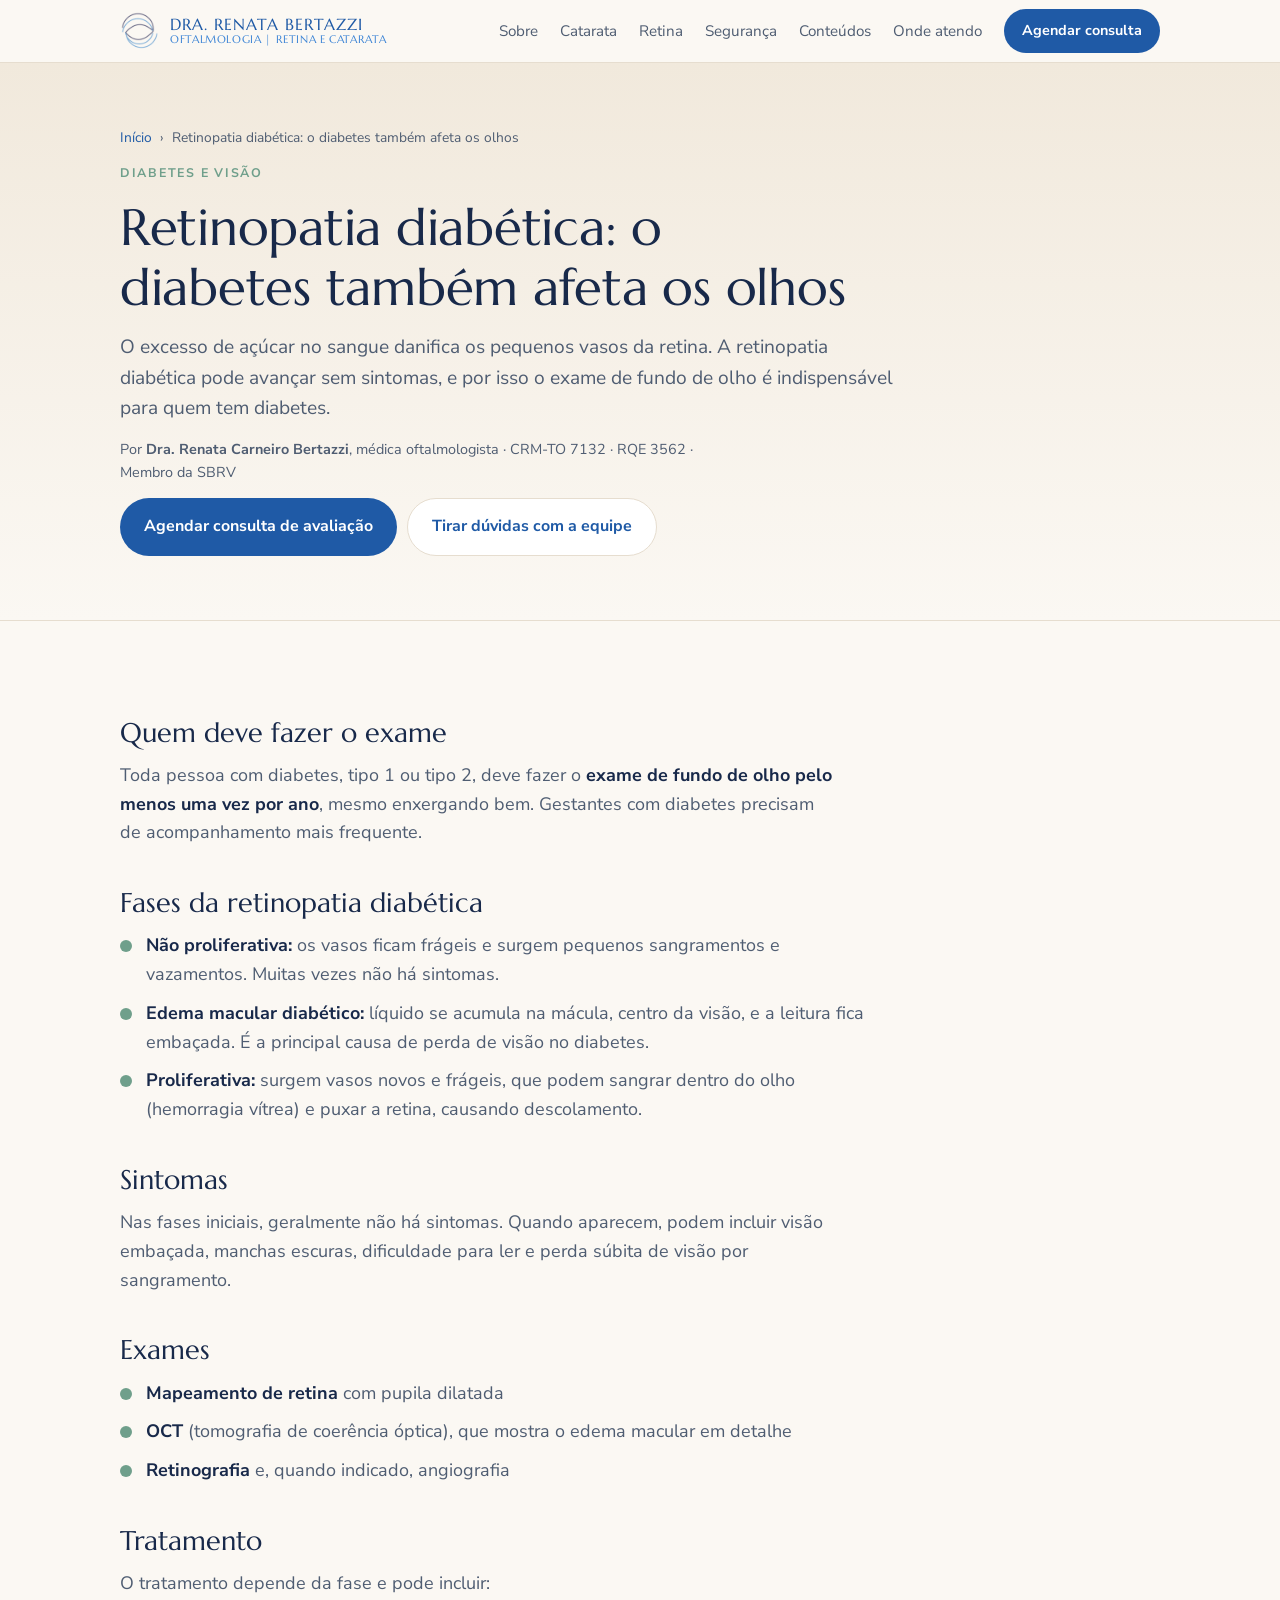
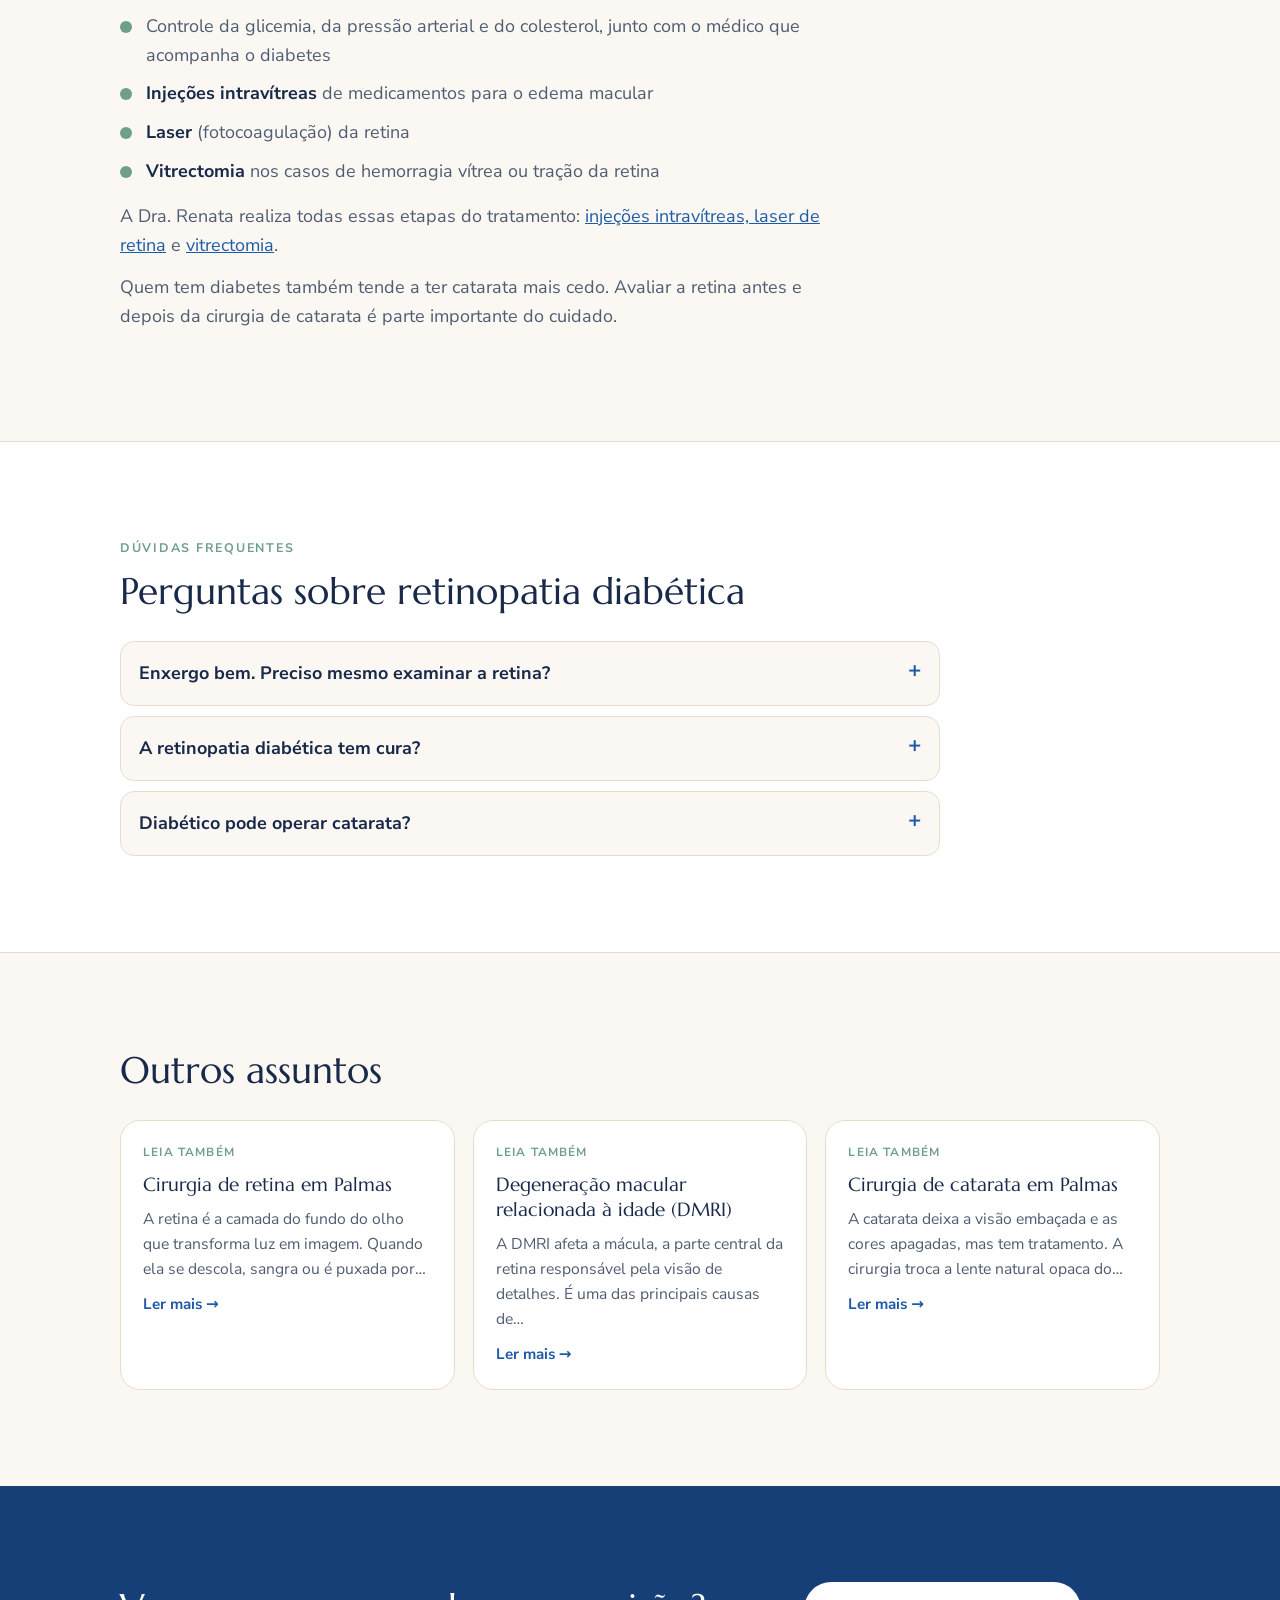
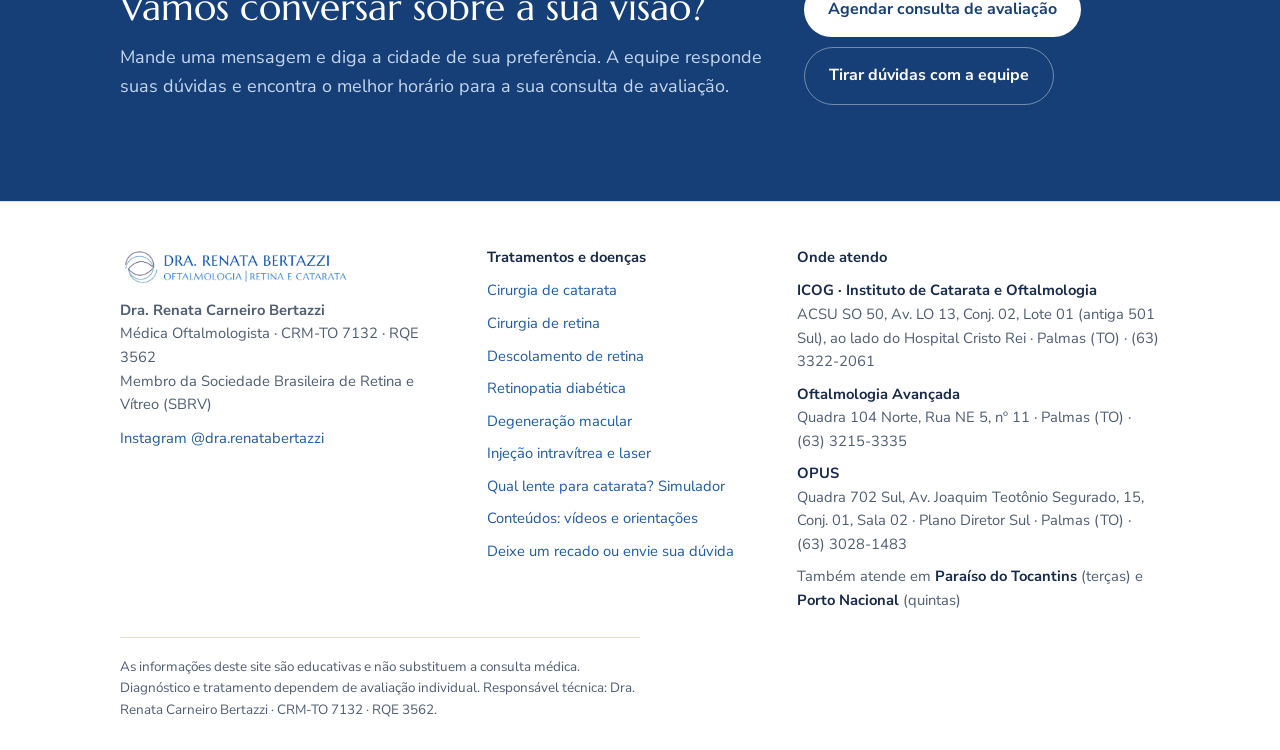
<file: retinopatia-diabetica.html>
<!DOCTYPE html>
<html lang="pt-BR">
<head>
<meta charset="utf-8">
<meta name="viewport" content="width=device-width, initial-scale=1, viewport-fit=cover">
<title>Retinopatia Diabética: Exame e Tratamento em Palmas (TO) | Dra. Renata Bertazzi</title>
<meta name="description" content="Quem tem diabetes deve examinar a retina todo ano. Entenda a retinopatia diabética, o edema macular, os exames e os tratamentos disponíveis em Palmas (TO).">
<link rel="canonical" href="https://drarenatabertazzi.com.br/retinopatia-diabetica.html">
<meta property="og:type" content="website">
<meta property="og:locale" content="pt_BR">
<meta property="og:site_name" content="Dra. Renata Bertazzi">
<meta property="og:title" content="Retinopatia Diabética: Exame e Tratamento em Palmas (TO) | Dra. Renata Bertazzi">
<meta property="og:description" content="Quem tem diabetes deve examinar a retina todo ano. Entenda a retinopatia diabética, o edema macular, os exames e os tratamentos disponíveis em Palmas (TO).">
<meta property="og:url" content="https://drarenatabertazzi.com.br/retinopatia-diabetica.html">
<meta property="og:image" content="https://drarenatabertazzi.com.br/img/dra-renata-bertazzi-oftalmologista-palmas.webp">
<meta name="theme-color" content="#fbf8f3">
<link rel="icon" type="image/png" href="img/simbolo.png">
<link rel="apple-touch-icon" href="img/simbolo-grande.png">
<link rel="preconnect" href="https://fonts.googleapis.com">
<link rel="preconnect" href="https://fonts.gstatic.com" crossorigin>
<link href="https://fonts.googleapis.com/css2?family=Marcellus&family=Nunito+Sans:opsz,wght@6..12,400;6..12,600;6..12,700&display=swap" rel="stylesheet">
<link rel="stylesheet" href="style.css">
<script type="application/ld+json">
{
 "@context": "https://schema.org",
 "@graph": [
  {
   "@type": "MedicalWebPage",
   "@id": "https://drarenatabertazzi.com.br/retinopatia-diabetica.html#pagina",
   "url": "https://drarenatabertazzi.com.br/retinopatia-diabetica.html",
   "name": "Retinopatia Diabética: Exame e Tratamento em Palmas (TO) | Dra. Renata Bertazzi",
   "description": "Quem tem diabetes deve examinar a retina todo ano. Entenda a retinopatia diabética, o edema macular, os exames e os tratamentos disponíveis em Palmas (TO).",
   "inLanguage": "pt-BR",
   "author": {
    "@id": "https://drarenatabertazzi.com.br/#medica"
   },
   "reviewedBy": {
    "@id": "https://drarenatabertazzi.com.br/#medica"
   }
  },
  {
   "@type": "BreadcrumbList",
   "itemListElement": [
    {
     "@type": "ListItem",
     "position": 1,
     "name": "Início",
     "item": "https://drarenatabertazzi.com.br/"
    },
    {
     "@type": "ListItem",
     "position": 2,
     "name": "Retinopatia diabética: o diabetes também afeta os olhos",
     "item": "https://drarenatabertazzi.com.br/retinopatia-diabetica.html"
    }
   ]
  },
  {
   "@type": "Physician",
   "@id": "https://drarenatabertazzi.com.br/#medica",
   "name": "Dra. Renata Carneiro Bertazzi",
   "alternateName": "Dra. Renata Bertazzi",
   "description": "Médica oftalmologista em Palmas (TO): cirurgia de catarata, cirurgia de retina, injeção intravítrea e laser. Membro da Sociedade Brasileira de Retina e Vítreo.",
   "url": "https://drarenatabertazzi.com.br/",
   "image": "https://drarenatabertazzi.com.br/img/dra-renata-bertazzi-oftalmologista-palmas.webp",
   "logo": "https://drarenatabertazzi.com.br/img/logo-dra-renata-bertazzi.png",
   "medicalSpecialty": "Ophthalmologic",
   "sameAs": [
    "https://www.instagram.com/dra.renatabertazzi/"
   ],
   "address": {
    "@type": "PostalAddress",
    "streetAddress": "ACSU SO 50, Av. LO 13, Conj. 02, Lote 01 (antiga 501 Sul), ao lado do Hospital Cristo Rei",
    "addressLocality": "Palmas",
    "addressRegion": "TO",
    "addressCountry": "BR",
    "postalCode": "77016-010"
   },
   "location": [
    {
     "@type": "MedicalClinic",
     "name": "ICOG · Instituto de Catarata e Oftalmologia",
     "address": {
      "@type": "PostalAddress",
      "streetAddress": "ACSU SO 50, Av. LO 13, Conj. 02, Lote 01 (antiga 501 Sul), ao lado do Hospital Cristo Rei",
      "addressLocality": "Palmas",
      "addressRegion": "TO",
      "addressCountry": "BR",
      "postalCode": "77016-010"
     },
     "telephone": "+55-63-3322-2061"
    },
    {
     "@type": "MedicalClinic",
     "name": "Oftalmologia Avançada",
     "address": {
      "@type": "PostalAddress",
      "streetAddress": "Quadra 104 Norte, Rua NE 5, nº 11",
      "addressLocality": "Palmas",
      "addressRegion": "TO",
      "addressCountry": "BR",
      "postalCode": "77006-020"
     },
     "telephone": "+55-63-3215-3335"
    },
    {
     "@type": "MedicalClinic",
     "name": "OPUS",
     "address": {
      "@type": "PostalAddress",
      "streetAddress": "Quadra 702 Sul, Av. Joaquim Teotônio Segurado, 15, Conj. 01, Sala 02 · Plano Diretor Sul",
      "addressLocality": "Palmas",
      "addressRegion": "TO",
      "addressCountry": "BR"
     },
     "telephone": "+55-63-3028-1483"
    }
   ],
   "areaServed": [
    {
     "@type": "City",
     "name": "Palmas"
    },
    {
     "@type": "City",
     "name": "Paraíso do Tocantins"
    },
    {
     "@type": "City",
     "name": "Porto Nacional"
    }
   ],
   "memberOf": {
    "@type": "MedicalOrganization",
    "name": "Sociedade Brasileira de Retina e Vítreo (SBRV)"
   },
   "availableService": [
    {
     "@type": "MedicalProcedure",
     "name": "Cirurgia de catarata (facoemulsificação)"
    },
    {
     "@type": "MedicalProcedure",
     "name": "Vitrectomia"
    },
    {
     "@type": "MedicalProcedure",
     "name": "Cirurgia de descolamento de retina"
    },
    {
     "@type": "MedicalProcedure",
     "name": "Injeção intravítrea (anti-VEGF)"
    },
    {
     "@type": "MedicalProcedure",
     "name": "Fotocoagulação a laser da retina"
    },
    {
     "@type": "MedicalProcedure",
     "name": "Mapeamento de retina"
    }
   ],
   "identifier": [
    {
     "@type": "PropertyValue",
     "propertyID": "CRM-TO",
     "value": "7132"
    },
    {
     "@type": "PropertyValue",
     "propertyID": "RQE",
     "value": "3562"
    }
   ]
  },
  {
   "@type": "FAQPage",
   "mainEntity": [
    {
     "@type": "Question",
     "name": "Enxergo bem. Preciso mesmo examinar a retina?",
     "acceptedAnswer": {
      "@type": "Answer",
      "text": "Sim. A retinopatia diabética pode estar presente sem nenhum sintoma. O exame anual permite tratar antes de a visão ser afetada."
     }
    },
    {
     "@type": "Question",
     "name": "A retinopatia diabética tem cura?",
     "acceptedAnswer": {
      "@type": "Answer",
      "text": "Os tratamentos conseguem controlar a doença e evitar a perda de visão na maioria dos casos, principalmente quando ela é descoberta cedo. O controle do diabetes é parte essencial."
     }
    },
    {
     "@type": "Question",
     "name": "Diabético pode operar catarata?",
     "acceptedAnswer": {
      "@type": "Answer",
      "text": "Sim. É importante que a retina seja avaliada e, se necessário, tratada antes e depois da cirurgia."
     }
    }
   ]
  }
 ]
}
</script>
</head>
<body>
<header class="top">
  <div class="wrap">
    <a class="brand" href="index.html" aria-label="Dra. Renata Bertazzi, página inicial">
      <img class="mark" src="img/simbolo.png" alt="" width="40" height="40"><span class="bt"><strong>Dra. Renata Bertazzi</strong>
      <span>Oftalmologia | Retina e Catarata</span></span>
    </a>
    <nav class="nav" aria-label="Principal">
      <a href="index.html#sobre">Sobre</a>
      <a href="cirurgia-de-catarata-palmas.html">Catarata</a>
      <a href="cirurgia-de-retina-palmas.html">Retina</a>
      <a href="index.html#seguranca">Segurança</a>
      <a href="conteudos.html">Conteúdos</a>
      <a href="index.html#atendimento">Onde atendo</a>
      <a class="btn" href="https://wa.me/5511978806444?text=Ol%C3%A1%21%20Vim%20pelo%20site%20da%20Dra.%20Renata%20Bertazzi%20e%20gostaria%20de%20agendar%20uma%20consulta." target="_blank" rel="noopener">Agendar consulta</a>
    </nav>
  </div>
</header>

<main>
<section class="page-hero">
  <div class="wrap">
    <div class="stack">
      <nav class="crumbs" aria-label="Você está em"><a href="index.html">Início</a> <span aria-hidden="true">›</span> <span>Retinopatia diabética: o diabetes também afeta os olhos</span></nav>
      <span class="eyebrow">Diabetes e visão</span>
      <h1>Retinopatia diabética: o diabetes também afeta os olhos</h1>
      <p class="lead">O excesso de açúcar no sangue danifica os pequenos vasos da retina. A retinopatia diabética pode avançar sem sintomas, e por isso o exame de fundo de olho é indispensável para quem tem diabetes.</p>
      <p class="cred">Por <b>Dra. Renata Carneiro Bertazzi</b>, médica oftalmologista · CRM-TO 7132 · RQE 3562 · Membro da SBRV</p>
      <div class="actions"><a class="btn" href="https://wa.me/5511978806444?text=Ol%C3%A1%21%20Vim%20pelo%20site%20da%20Dra.%20Renata%20Bertazzi%20e%20gostaria%20de%20agendar%20uma%20consulta." target="_blank" rel="noopener">Agendar consulta de avaliação</a><a class="btn soft" href="https://wa.me/5511978806444?text=Ol%C3%A1%21%20Vim%20pelo%20site%20da%20Dra.%20Renata%20Bertazzi%20e%20gostaria%20de%20agendar%20uma%20consulta." target="_blank" rel="noopener">Tirar dúvidas com a equipe</a></div>
    </div>
    
  </div>
</section>

<section class="band">
  <div class="wrap">
    <article class="article">

<h2>Quem deve fazer o exame</h2>
<p>Toda pessoa com diabetes, tipo 1 ou tipo 2, deve fazer o <strong>exame de fundo de olho pelo menos uma vez por ano</strong>, mesmo enxergando bem. Gestantes com diabetes precisam de acompanhamento mais frequente.</p>

<h2>Fases da retinopatia diabética</h2>
<ul>
  <li><strong>Não proliferativa:</strong> os vasos ficam frágeis e surgem pequenos sangramentos e vazamentos. Muitas vezes não há sintomas.</li>
  <li><strong>Edema macular diabético:</strong> líquido se acumula na mácula, centro da visão, e a leitura fica embaçada. É a principal causa de perda de visão no diabetes.</li>
  <li><strong>Proliferativa:</strong> surgem vasos novos e frágeis, que podem sangrar dentro do olho (hemorragia vítrea) e puxar a retina, causando descolamento.</li>
</ul>

<h2>Sintomas</h2>
<p>Nas fases iniciais, geralmente não há sintomas. Quando aparecem, podem incluir visão embaçada, manchas escuras, dificuldade para ler e perda súbita de visão por sangramento.</p>

<h2>Exames</h2>
<ul>
  <li><strong>Mapeamento de retina</strong> com pupila dilatada</li>
  <li><strong>OCT</strong> (tomografia de coerência óptica), que mostra o edema macular em detalhe</li>
  <li><strong>Retinografia</strong> e, quando indicado, angiografia</li>
</ul>

<h2>Tratamento</h2>
<p>O tratamento depende da fase e pode incluir:</p>
<ul>
  <li>Controle da glicemia, da pressão arterial e do colesterol, junto com o médico que acompanha o diabetes</li>
  <li><strong>Injeções intravítreas</strong> de medicamentos para o edema macular</li>
  <li><strong>Laser</strong> (fotocoagulação) da retina</li>
  <li><strong>Vitrectomia</strong> nos casos de hemorragia vítrea ou tração da retina</li>
</ul>
<p>A Dra. Renata realiza todas essas etapas do tratamento: <a href="injecao-intravitrea-e-laser-palmas.html">injeções intravítreas, laser de retina</a> e <a href="cirurgia-de-retina-palmas.html">vitrectomia</a>.</p>
<p>Quem tem diabetes também tende a ter catarata mais cedo. Avaliar a retina antes e depois da cirurgia de catarata é parte importante do cuidado.</p>

    </article>
  </div>
</section>

<section class="band alt">
  <div class="wrap">
    <div class="head"><span class="eyebrow">Dúvidas frequentes</span><h2>Perguntas sobre retinopatia diabética</h2></div>
    <div class="faq">
      <details>
        <summary>Enxergo bem. Preciso mesmo examinar a retina?</summary>
        <p>Sim. A retinopatia diabética pode estar presente sem nenhum sintoma. O exame anual permite tratar antes de a visão ser afetada.</p>
      </details>
      <details>
        <summary>A retinopatia diabética tem cura?</summary>
        <p>Os tratamentos conseguem controlar a doença e evitar a perda de visão na maioria dos casos, principalmente quando ela é descoberta cedo. O controle do diabetes é parte essencial.</p>
      </details>
      <details>
        <summary>Diabético pode operar catarata?</summary>
        <p>Sim. É importante que a retina seja avaliada e, se necessário, tratada antes e depois da cirurgia.</p>
      </details>
    </div>
  </div>
</section>

<section class="band">
  <div class="wrap">
    <div class="head"><h2>Outros assuntos</h2></div>
    <div class="grid-3">
      <a class="card rel" href="cirurgia-de-retina-palmas.html"><span class="tag">Leia também</span><h3>Cirurgia de retina em Palmas</h3><p>A retina é a camada do fundo do olho que transforma luz em imagem. Quando ela se descola, sangra ou é puxada por…</p><span class="more">Ler mais →</span></a>
      <a class="card rel" href="degeneracao-macular.html"><span class="tag">Leia também</span><h3>Degeneração macular relacionada à idade (DMRI)</h3><p>A DMRI afeta a mácula, a parte central da retina responsável pela visão de detalhes. É uma das principais causas de…</p><span class="more">Ler mais →</span></a>
      <a class="card rel" href="cirurgia-de-catarata-palmas.html"><span class="tag">Leia também</span><h3>Cirurgia de catarata em Palmas</h3><p>A catarata deixa a visão embaçada e as cores apagadas, mas tem tratamento. A cirurgia troca a lente natural opaca do…</p><span class="more">Ler mais →</span></a>
    </div>
  </div>
</section>

<section class="band cta">
  <div class="wrap">
    <div class="stack">
      <h2>Vamos conversar sobre a sua visão?</h2>
      <p>Mande uma mensagem e diga a cidade de sua preferência. A equipe responde suas dúvidas e encontra o melhor horário para a sua consulta de avaliação.</p>
    </div>
    <div class="actions">
      <a class="btn" href="https://wa.me/5511978806444?text=Ol%C3%A1%21%20Vim%20pelo%20site%20da%20Dra.%20Renata%20Bertazzi%20e%20gostaria%20de%20agendar%20uma%20consulta." target="_blank" rel="noopener">Agendar consulta de avaliação</a>
      <a class="btn soft" href="https://wa.me/5511978806444?text=Ol%C3%A1%21%20Vim%20pelo%20site%20da%20Dra.%20Renata%20Bertazzi%20e%20gostaria%20de%20agendar%20uma%20consulta." target="_blank" rel="noopener">Tirar dúvidas com a equipe</a>
    </div>
  </div>
</section>
</main>

<footer class="site-foot">
  <div class="wrap foot-grid">
    <div class="stack">
      <img src="img/logo-dra-renata-bertazzi.png" alt="Dra. Renata Bertazzi · Oftalmologia | Retina e Catarata" class="foot-logo" width="230" height="43" loading="lazy">
      <p><strong>Dra. Renata Carneiro Bertazzi</strong><br>Médica Oftalmologista · CRM-TO 7132 · RQE 3562<br>Membro da Sociedade Brasileira de Retina e Vítreo (SBRV)</p>
      <p><a href="https://www.instagram.com/dra.renatabertazzi/" target="_blank" rel="noopener">Instagram @dra.renatabertazzi</a></p>
    </div>
    <div class="stack">
      <b>Tratamentos e doenças</b>
      <ul class="foot-list">
        <li><a href="cirurgia-de-catarata-palmas.html">Cirurgia de catarata</a></li>
        <li><a href="cirurgia-de-retina-palmas.html">Cirurgia de retina</a></li>
        <li><a href="descolamento-de-retina.html">Descolamento de retina</a></li>
        <li><a href="retinopatia-diabetica.html">Retinopatia diabética</a></li>
        <li><a href="degeneracao-macular.html">Degeneração macular</a></li>
        <li><a href="injecao-intravitrea-e-laser-palmas.html">Injeção intravítrea e laser</a></li>
        <li><a href="qual-lente-para-catarata.html">Qual lente para catarata? Simulador</a></li>
        <li><a href="conteudos.html">Conteúdos: vídeos e orientações</a></li>
        <li><a href="index.html#fale">Deixe um recado ou envie sua dúvida</a></li>
      </ul>
    </div>
    <div class="stack">
      <b>Onde atendo</b>
      <ul class="foot-list">
        <li><b>ICOG · Instituto de Catarata e Oftalmologia</b><br>ACSU SO 50, Av. LO 13, Conj. 02, Lote 01 (antiga 501 Sul), ao lado do Hospital Cristo Rei · Palmas (TO) · (63) 3322-2061</li>
        <li><b>Oftalmologia Avançada</b><br>Quadra 104 Norte, Rua NE 5, nº 11 · Palmas (TO) · (63) 3215-3335</li>
        <li><b>OPUS</b><br>Quadra 702 Sul, Av. Joaquim Teotônio Segurado, 15, Conj. 01, Sala 02 · Plano Diretor Sul · Palmas (TO) · (63) 3028-1483</li>
        <li>Também atende em <b>Paraíso do Tocantins</b> (terças) e <b>Porto Nacional</b> (quintas)</li>
      </ul>
    </div>
  </div>
  <div class="wrap"><p class="foot-note">As informações deste site são educativas e não substituem a consulta médica. Diagnóstico e tratamento dependem de avaliação individual. Responsável técnica: Dra. Renata Carneiro Bertazzi · CRM-TO 7132 · RQE 3562.</p></div>
</footer>
<div class="mbar" role="region" aria-label="Contato rápido">
  <a class="btn soft" href="https://wa.me/5511978806444?text=Ol%C3%A1%21%20Vim%20pelo%20site%20da%20Dra.%20Renata%20Bertazzi%20e%20gostaria%20de%20agendar%20uma%20consulta." target="_blank" rel="noopener"><svg viewBox="0 0 24 24" fill="none" stroke="currentColor" stroke-width="1.8" stroke-linecap="round" stroke-linejoin="round" aria-hidden="true"><path d="M4 5h16v11H9l-5 4z"/><path d="M8 9.5h8M8 12.5h5"/></svg> Tirar dúvidas</a>
  <a class="btn" href="https://wa.me/5511978806444?text=Ol%C3%A1%21%20Vim%20pelo%20site%20da%20Dra.%20Renata%20Bertazzi%20e%20gostaria%20de%20agendar%20uma%20consulta." target="_blank" rel="noopener">Agendar consulta</a>
</div>
</body>
</html>
</file>
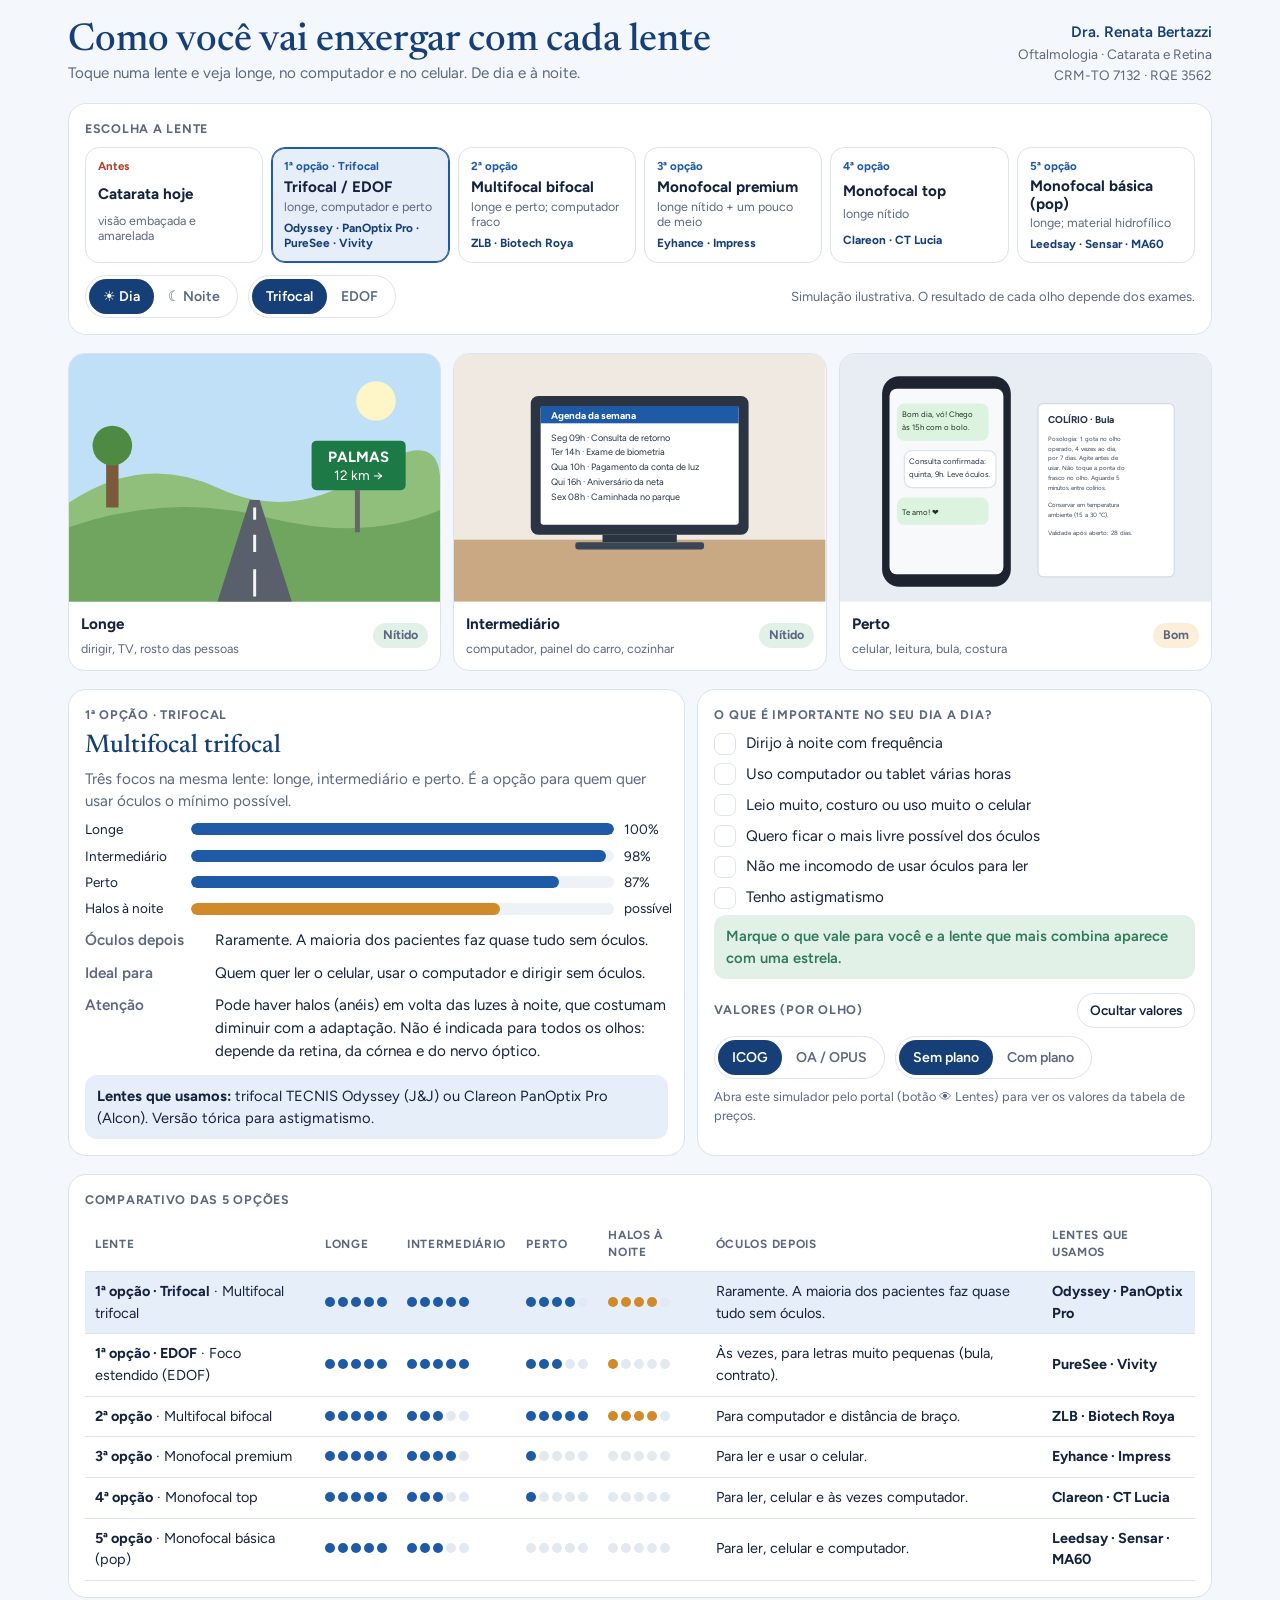
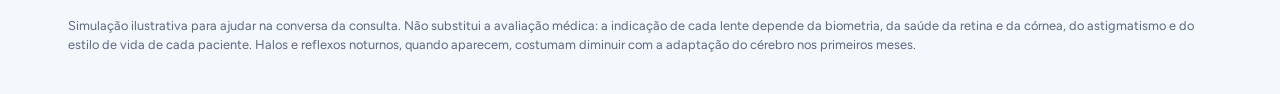
<file: controle/lentes.html>
<!DOCTYPE html>
<html lang="pt-BR">
<head>
<meta charset="utf-8">
<meta name="viewport" content="width=device-width, initial-scale=1">
<meta name="robots" content="noindex, nofollow">
<title>Simulador de lentes com valores · Portal</title>
<link rel="preconnect" href="https://fonts.googleapis.com">
<link rel="preconnect" href="https://fonts.gstatic.com" crossorigin>
<link href="https://fonts.googleapis.com/css2?family=Newsreader:opsz,wght@6..72,500;6..72,600&family=Figtree:wght@400;500;600;700&display=swap" rel="stylesheet">
<style>
:root{
  /* Mundo único: consultório claro, azul da marca da Dra. Renata. Layout: escolher lente → ver 3 distâncias → comparar → valores */
  --ink:#14233d; --soft:#5b6880; --line:#dbe3ee; --paper:#f4f7fb; --card:#ffffff;
  --brand:#163f78; --accent:#1f5aa6; --accent-soft:#e6eefa;
  --ok:#2f7a55; --ok-soft:#e1f1e8; --warn:#a86a12; --warn-soft:#fbefd9; --late:#b4412f; --late-soft:#fbe6e1;
  --display:"Newsreader", Georgia, serif; --body:"Figtree", system-ui, -apple-system, sans-serif;
  color-scheme: light;
}
*{box-sizing:border-box;margin:0}
html,body{background:var(--paper);color:var(--ink);font-family:var(--body);font-size:16px;line-height:1.5}
button{font:inherit;color:inherit;cursor:pointer}
button:focus-visible,input:focus-visible+span{outline:3px solid var(--accent);outline-offset:2px}
.wrap{max-width:1180px;margin:0 auto;padding:20px 18px 40px;display:grid;gap:18px}
header{display:flex;justify-content:space-between;align-items:flex-end;gap:16px;flex-wrap:wrap}
h1{font-family:var(--display);font-weight:500;font-size:clamp(1.7rem,3.4vw,2.4rem);line-height:1.1;color:var(--brand);text-wrap:balance}
.sub{color:var(--soft);font-size:.95rem}
.sign{font-size:.85rem;color:var(--soft);text-align:right}
.sign b{color:var(--brand);font-weight:600;display:block;font-size:.95rem}
.panel{background:var(--card);border:1px solid var(--line);border-radius:18px;padding:16px}
.label{font-size:.78rem;font-weight:700;letter-spacing:.06em;text-transform:uppercase;color:var(--soft);margin-bottom:8px}

/* seletor de lentes */
.lenses{display:grid;grid-template-columns:repeat(6,minmax(0,1fr));gap:8px}
@media(max-width:900px){.lenses{grid-template-columns:repeat(3,minmax(0,1fr))}}
@media(max-width:480px){.lenses{grid-template-columns:repeat(2,minmax(0,1fr))}}
.lens{background:var(--card);border:1.5px solid var(--line);border-radius:14px;padding:10px 12px;text-align:left;display:grid;gap:2px;min-height:76px}
.lens small{color:var(--soft);font-size:.78rem;line-height:1.25}
.lens b{font-weight:700;font-size:.95rem;line-height:1.2}
.lens .n{font-size:.72rem;font-weight:700;color:var(--accent)}
.lens.cat .n{color:var(--late)}
.lens[aria-pressed="true"]{border-color:var(--accent);background:var(--accent-soft);box-shadow:0 0 0 1px var(--accent) inset}
.lens.rec::after{content:"★ combina com você";font-size:.7rem;font-weight:700;color:var(--ok);margin-top:2px}
.row{display:flex;gap:10px;flex-wrap:wrap;align-items:center}
.seg{display:inline-flex;border:1.5px solid var(--line);border-radius:999px;padding:3px;background:var(--card)}
.seg button{border:0;background:none;border-radius:999px;padding:7px 14px;font-weight:600;font-size:.88rem;color:var(--soft)}
.seg button[aria-pressed="true"]{background:var(--brand);color:#fff}

/* cenas */
.scenes{display:grid;grid-template-columns:repeat(3,minmax(0,1fr));gap:12px}
@media(max-width:760px){.scenes{grid-template-columns:1fr}}
.scene{background:var(--card);border:1px solid var(--line);border-radius:16px;overflow:hidden}
.scene svg{display:block;width:100%;height:auto;aspect-ratio:3/2}
.scene .cap{display:flex;justify-content:space-between;align-items:center;padding:10px 12px;gap:8px}
.scene .cap b{font-size:.95rem}
.scene .cap span{font-size:.78rem;color:var(--soft)}
.view{transition:filter .5s ease}
@media (prefers-reduced-motion: reduce){.view{transition:none}}
.pill{display:inline-block;font-size:.78rem;font-weight:700;border-radius:999px;padding:3px 10px;white-space:nowrap}
.p-ok{background:var(--ok-soft);color:var(--ok)} .p-warn{background:var(--warn-soft);color:var(--warn)} .p-late{background:var(--late-soft);color:var(--late)}

/* resumo */
.sum{display:grid;grid-template-columns:1.2fr 1fr;gap:12px}
@media(max-width:860px){.sum{grid-template-columns:1fr}}
.sum h2{font-family:var(--display);font-weight:500;font-size:1.6rem;color:var(--brand);line-height:1.15;text-wrap:balance}
.facts{display:grid;gap:10px;margin-top:10px}
.fact{display:grid;grid-template-columns:120px 1fr;gap:10px;font-size:.95rem}
.fact dt{color:var(--soft);font-weight:600}
.range{display:grid;gap:6px;margin-top:6px}
.bar{display:grid;grid-template-columns:96px 1fr 44px;align-items:center;gap:10px;font-size:.85rem}
.track{height:12px;border-radius:999px;background:#eef2f7;overflow:hidden}
.fill{height:100%;border-radius:999px;background:var(--accent);transition:width .5s}
.fill.halo{background:#d08a2a}
.team{margin-top:12px;padding:10px 12px;border-radius:12px;background:var(--accent-soft);font-size:.92rem;color:var(--ink)}
.lens .mk{margin-top:4px;font-size:.74rem;font-weight:700;color:var(--brand);line-height:1.25}
.team b{color:var(--ink)}

/* quiz */
.quiz{display:grid;gap:8px}
.chk{display:flex;gap:10px;align-items:center;font-size:.95rem;cursor:pointer}
.chk input{position:absolute;opacity:0;width:1px;height:1px}
.chk span.box{width:22px;height:22px;border:1.5px solid var(--line);border-radius:7px;flex:none;display:grid;place-items:center;background:#fff;font-size:14px;color:#fff}
.chk input:checked+span.box{background:var(--accent);border-color:var(--accent)}
.chk input:checked+span.box::after{content:"✓"}
.rec-out{margin-top:6px;background:var(--ok-soft);color:var(--ok);border-radius:12px;padding:10px 12px;font-weight:600;font-size:.92rem}

/* comparativo */
.cmp{width:100%;border-collapse:collapse;font-size:.9rem;min-width:720px}
.cmpwrap{overflow-x:auto}
.cmp th,.cmp td{padding:9px 10px;border-bottom:1px solid var(--line);text-align:left;vertical-align:middle}
.cmp th{font-size:.74rem;text-transform:uppercase;letter-spacing:.06em;color:var(--soft)}
.cmp tr.on td{background:var(--accent-soft)}
.dots{display:inline-flex;gap:3px}
.dots i{width:10px;height:10px;border-radius:50%;background:#e3e9f1;display:block}
.dots i.f{background:var(--accent)}
.dots.h i.f{background:#d08a2a}

/* valores */
.prices{display:grid;grid-template-columns:repeat(2,minmax(0,1fr));gap:10px;margin-top:8px}
@media(max-width:700px){.prices{grid-template-columns:1fr}}
.price{border:1px solid var(--line);border-radius:14px;padding:12px}
.price span{display:block;font-size:.78rem;color:var(--soft);font-weight:600}
.price b{font-family:var(--display);font-weight:600;font-size:1.5rem;color:var(--brand);font-variant-numeric:tabular-nums}
.price small{display:block;color:var(--soft);font-size:.8rem}
.hidden{display:none!important}
.foot{font-size:.8rem;color:var(--soft);line-height:1.5}
</style>
</head>
<body>
<div class="wrap">
  <header>
    <div>
      <h1>Como você vai enxergar com cada lente</h1>
      <p class="sub">Toque numa lente e veja longe, no computador e no celular. De dia e à noite.</p>
    </div>
    <div class="sign"><b>Dra. Renata Bertazzi</b>Oftalmologia · Catarata e Retina<br>CRM-TO 7132 · RQE 3562</div>
  </header>

  <section class="panel" aria-label="Escolha a lente">
    <div class="label">Escolha a lente</div>
    <div class="lenses" id="lenses"></div>
    <div class="row" style="margin-top:12px;justify-content:space-between">
      <div class="row">
        <div class="seg" role="group" aria-label="Período">
          <button id="bDia" aria-pressed="true">☀ Dia</button><button id="bNoite" aria-pressed="false">☾ Noite</button>
        </div>
        <div class="seg hidden" role="group" aria-label="Tipo da lente multifocal" id="subSeg">
          <button id="bTri" aria-pressed="true">Trifocal</button><button id="bEdof" aria-pressed="false">EDOF</button>
        </div>
      </div>
      <span class="sub" style="font-size:.82rem">Simulação ilustrativa. O resultado de cada olho depende dos exames.</span>
    </div>
  </section>

  <section class="scenes" aria-label="Simulação de visão">
    <figure class="scene">
      <div class="view" id="vLonge" style="overflow:hidden"><svg viewBox="0 0 300 200" role="img" aria-label="Visão de longe: estrada com placa">
        <g id="vLonge_g">
          <g id="longeDia">
            <rect width="300" height="200" fill="#bfe0f7"/>
            <circle cx="248" cy="38" r="16" fill="#fff6c8"/>
            <path d="M0 120 Q60 80 120 108 T240 96 T300 104 V200 H0Z" fill="#8fbf7a"/>
            <path d="M0 140 Q80 112 160 132 T300 126 V200 H0Z" fill="#6fa55e"/>
            <path d="M120 200 L146 118 L154 118 L180 200Z" fill="#59606b"/>
            <path d="M150 124 V134 M150 146 V160 M150 174 V196" stroke="#f3f3f3" stroke-width="2.4"/>
            <rect x="196" y="70" width="76" height="40" rx="4" fill="#1d7a46"/>
            <rect x="231" y="110" width="4" height="34" fill="#666"/>
            <text x="234" y="87" font-family="Figtree,sans-serif" font-size="12" font-weight="700" fill="#fff" text-anchor="middle">PALMAS</text>
            <text x="234" y="102" font-family="Figtree,sans-serif" font-size="11" fill="#fff" text-anchor="middle">12 km →</text>
            <rect x="30" y="80" width="10" height="44" fill="#7a5a3a"/><circle cx="35" cy="74" r="16" fill="#4f8a43"/>
          </g>
          <g id="longeNoite" class="hidden">
            <rect width="300" height="200" fill="#0d1526"/>
            <circle cx="40" cy="30" r="1.2" fill="#fff"/><circle cx="90" cy="18" r="1" fill="#fff"/><circle cx="200" cy="26" r="1.2" fill="#fff"/><circle cx="270" cy="14" r="1" fill="#fff"/>
            <path d="M0 130 Q80 110 160 126 T300 120 V200 H0Z" fill="#141f33"/>
            <path d="M120 200 L146 118 L154 118 L180 200Z" fill="#232a36"/>
            <path d="M150 124 V134 M150 146 V160 M150 174 V196" stroke="#8c8c8c" stroke-width="2.4"/>
            <rect x="196" y="70" width="76" height="40" rx="4" fill="#12452a"/>
            <text x="234" y="87" font-family="Figtree,sans-serif" font-size="12" font-weight="700" fill="#cfd8cf" text-anchor="middle">PALMAS</text>
            <text x="234" y="102" font-family="Figtree,sans-serif" font-size="11" fill="#cfd8cf" text-anchor="middle">12 km →</text>
            <g id="halos"></g>
            <circle cx="140" cy="128" r="3.2" fill="#fffbe8"/><circle cx="158" cy="128" r="3.2" fill="#fffbe8"/>
            <circle cx="60" cy="112" r="2.4" fill="#ffd27a"/><circle cx="96" cy="108" r="2.4" fill="#ffd27a"/>
          </g>
        </g>
      </svg></div>
      <figcaption class="cap"><div><b>Longe</b><br><span>dirigir, TV, rosto das pessoas</span></div><span class="pill" id="tLonge"></span></figcaption>
    </figure>
    <figure class="scene">
      <div class="view" id="vInter" style="overflow:hidden"><svg viewBox="0 0 300 200" role="img" aria-label="Visão intermediária: tela de computador">
        <rect width="300" height="200" fill="#efe9e1"/>
        <rect y="150" width="300" height="50" fill="#c9a983"/>
        <g id="vInter_g">
          <rect x="62" y="34" width="176" height="112" rx="6" fill="#2b3442"/>
          <rect x="70" y="42" width="160" height="96" rx="2" fill="#fff"/>
          <rect x="70" y="42" width="160" height="14" fill="#1f5aa6"/>
          <text x="78" y="52.5" font-family="Figtree,sans-serif" font-size="8" font-weight="700" fill="#fff">Agenda da semana</text>
          <g font-family="Figtree,sans-serif" font-size="7.4" fill="#26324a">
            <text x="78" y="70">Seg 09h · Consulta de retorno</text>
            <text x="78" y="82">Ter 14h · Exame de biometria</text>
            <text x="78" y="94">Qua 10h · Pagamento da conta de luz</text>
            <text x="78" y="106">Qui 16h · Aniversário da neta</text>
            <text x="78" y="118">Sex 08h · Caminhada no parque</text>
          </g>
          <rect x="120" y="146" width="60" height="6" fill="#2b3442"/>
          <rect x="98" y="152" width="104" height="6" rx="2" fill="#3a4556"/>
        </g>
      </svg></div>
      <figcaption class="cap"><div><b>Intermediário</b><br><span>computador, painel do carro, cozinhar</span></div><span class="pill" id="tInter"></span></figcaption>
    </figure>
    <figure class="scene">
      <div class="view" id="vPerto" style="overflow:hidden"><svg viewBox="0 0 300 200" role="img" aria-label="Visão de perto: celular e bula de remédio">
        <rect width="300" height="200" fill="#e7edf3"/>
        <g id="vPerto_g">
          <rect x="34" y="18" width="104" height="170" rx="14" fill="#1d2430"/>
          <rect x="40" y="28" width="92" height="150" rx="6" fill="#f7f9fb"/>
          <rect x="46" y="40" width="74" height="30" rx="6" fill="#dcf3df"/>
          <text font-family="Figtree,sans-serif" font-size="6.4" fill="#203020"><tspan x="50" y="51">Bom dia, vó! Chego</tspan><tspan x="50" y="61">às 15h com o bolo.</tspan></text>
          <rect x="52" y="78" width="74" height="30" rx="6" fill="#ffffff" stroke="#dde3ea"/>
          <text font-family="Figtree,sans-serif" font-size="6.4" fill="#26324a"><tspan x="56" y="89">Consulta confirmada:</tspan><tspan x="56" y="99">quinta, 9h. Leve óculos.</tspan></text>
          <rect x="46" y="116" width="74" height="22" rx="6" fill="#dcf3df"/>
          <text x="50" y="130" font-family="Figtree,sans-serif" font-size="6.4" fill="#203020">Te amo! ❤</text>
          <rect x="160" y="40" width="110" height="140" rx="4" fill="#ffffff" stroke="#d4dbe4"/>
          <text x="168" y="56" font-family="Figtree,sans-serif" font-size="8" font-weight="700" fill="#26324a">COLÍRIO · Bula</text>
          <g font-family="Figtree,sans-serif" font-size="5" fill="#3c4860">
            <text x="168" y="70">Posologia: 1 gota no olho</text>
            <text x="168" y="78">operado, 4 vezes ao dia,</text>
            <text x="168" y="86">por 7 dias. Agite antes de</text>
            <text x="168" y="94">usar. Não toque a ponta do</text>
            <text x="168" y="102">frasco no olho. Aguarde 5</text>
            <text x="168" y="110">minutos entre colírios.</text>
            <text x="168" y="124">Conservar em temperatura</text>
            <text x="168" y="132">ambiente (15 a 30 °C).</text>
            <text x="168" y="146">Validade após aberto: 28 dias.</text>
          </g>
        </g>
      </svg></div>
      <figcaption class="cap"><div><b>Perto</b><br><span>celular, leitura, bula, costura</span></div><span class="pill" id="tPerto"></span></figcaption>
    </figure>
  </section>

  <section class="sum">
    <div class="panel">
      <div class="label" id="sNum"></div>
      <h2 id="sNome"></h2>
      <p class="sub" id="sFrase" style="margin-top:6px"></p>
      <div class="range" aria-label="Faixa de visão sem óculos">
        <div class="bar"><span>Longe</span><div class="track"><div class="fill" id="rL"></div></div><span id="rLt"></span></div>
        <div class="bar"><span>Intermediário</span><div class="track"><div class="fill" id="rI"></div></div><span id="rIt"></span></div>
        <div class="bar"><span>Perto</span><div class="track"><div class="fill" id="rP"></div></div><span id="rPt"></span></div>
        <div class="bar"><span>Halos à noite</span><div class="track"><div class="fill halo" id="rH"></div></div><span id="rHt"></span></div>
      </div>
      <dl class="facts">
        <div class="fact"><dt>Óculos depois</dt><dd id="sOculos"></dd></div>
        <div class="fact"><dt>Ideal para</dt><dd id="sIdeal"></dd></div>
        <div class="fact"><dt>Atenção</dt><dd id="sAtencao"></dd></div>
      </dl>
      <div class="team" id="sTeam"></div>
    </div>
    <div class="panel">
      <div class="label">O que é importante no seu dia a dia?</div>
      <div class="quiz" id="quiz">
        <label class="chk"><input type="checkbox" value="noite"><span class="box"></span>Dirijo à noite com frequência</label>
        <label class="chk"><input type="checkbox" value="pc"><span class="box"></span>Uso computador ou tablet várias horas</label>
        <label class="chk"><input type="checkbox" value="perto"><span class="box"></span>Leio muito, costuro ou uso muito o celular</label>
        <label class="chk"><input type="checkbox" value="livre"><span class="box"></span>Quero ficar o mais livre possível dos óculos</label>
        <label class="chk"><input type="checkbox" value="aceita"><span class="box"></span>Não me incomodo de usar óculos para ler</label>
        <label class="chk"><input type="checkbox" value="ast"><span class="box"></span>Tenho astigmatismo</label>
      </div>
      <div class="rec-out" id="recOut">Marque o que vale para você e a lente que mais combina aparece com uma estrela.</div>
      <div class="row" style="margin-top:14px;justify-content:space-between">
        <div class="label" style="margin:0">Valores (por olho)</div>
        <button class="seg" id="bPreco" style="padding:6px 12px;font-weight:600;font-size:.85rem" aria-pressed="false">Mostrar valores</button>
      </div>
      <div id="precoBox" class="hidden">
        <div class="row" style="margin-top:8px">
          <div class="seg" role="group" aria-label="Tabela"><button id="tbICOG" aria-pressed="true">ICOG</button><button id="tbPad" aria-pressed="false">OA / OPUS</button></div>
          <div class="seg" role="group" aria-label="Plano"><button id="plSem" aria-pressed="true">Sem plano</button><button id="plCom" aria-pressed="false">Com plano</button></div>
        </div>
        <p class="foot" id="pVazio" style="margin-top:8px"></p>
        <div class="prices" id="pGrid">
          <div class="price"><span>À vista</span><b id="pV"></b><small>por olho</small></div>
          <div class="price"><span>No cartão</span><b id="pP"></b><small id="pParc">em até 10x</small></div>
        </div>
        <p class="foot" id="pTor" style="margin-top:8px"></p>
        <p class="foot" id="pObs" style="margin-top:4px"></p>
      </div>
    </div>
  </section>

  <section class="panel">
    <div class="label">Comparativo das 5 opções</div>
    <div class="cmpwrap">
      <table class="cmp">
        <thead><tr><th>Lente</th><th>Longe</th><th>Intermediário</th><th>Perto</th><th>Halos à noite</th><th>Óculos depois</th><th>Lentes que usamos</th></tr></thead>
        <tbody id="cmp"></tbody>
      </table>
    </div>
  </section>

  <p class="foot">Simulação ilustrativa para ajudar na conversa da consulta. Não substitui a avaliação médica: a indicação de cada lente depende da biometria, da saúde da retina e da córnea, do astigmatismo e do estilo de vida de cada paciente. Halos e reflexos noturnos, quando aparecem, costumam diminuir com a adaptação do cérebro nos primeiros meses.</p>
</div>

<script>
const L = {
  cat:{n:"Antes",nome:"Catarata hoje",curta:"visão embaçada e amarelada",L:3,I:3.4,P:4.4,H:3,cat:true,
    frase:"É assim que a catarata costuma deixar a visão: tudo mais apagado, amarelado e com ofuscamento nas luzes.",
    oculos:"Os óculos já não resolvem bem.",ideal:"—",atencao:"A catarata tende a piorar com o tempo.",team:""},
  tri:{n:"1ª opção · Trifocal",nome:"Multifocal trifocal",curta:"longe, computador e perto",L:0,I:0.11,P:0.6,H:2.2,
    frase:"Três focos na mesma lente: longe, intermediário e perto. É a opção para quem quer usar óculos o mínimo possível.",
    oculos:"Raramente. A maioria dos pacientes faz quase tudo sem óculos.",
    ideal:"Quem quer ler o celular, usar o computador e dirigir sem óculos.",
    atencao:"Pode haver halos (anéis) em volta das luzes à noite, que costumam diminuir com a adaptação. Não é indicada para todos os olhos: depende da retina, da córnea e do nervo óptico.",
    team:"<b>Lentes que usamos:</b> trifocal TECNIS Odyssey (J&amp;J) ou Clareon PanOptix Pro (Alcon). Versão tórica para astigmatismo."},
  edof:{n:"1ª opção · EDOF",nome:"Foco estendido (EDOF)",curta:"longe e computador; perto bom",L:0,I:0.08,P:1.7,H:0.7,
    frase:"Um foco alongado, contínuo do longe ao intermediário, com boa visão de perto para a maioria das tarefas. Menos halos que a trifocal.",
    oculos:"Às vezes, para letras muito pequenas (bula, contrato).",
    ideal:"Quem dirige muito à noite e quer independência dos óculos com menos halos.",
    atencao:"Para letras muito pequenas, pode precisar de óculos de leitura.",
    team:"<b>Lentes que usamos:</b> TECNIS PureSee (J&amp;J) ou Vivity (Alcon). Versão tórica para astigmatismo."},
  bif:{n:"2ª opção",nome:"Multifocal bifocal",curta:"longe e perto; computador fraco",L:0,I:2.2,P:0.45,H:2.6,
    frase:"Dois focos: longe e perto. Lê bem e enxerga bem de longe, mas o computador e o painel do carro ficam menos nítidos.",
    oculos:"Para computador e distância de braço.",
    ideal:"Quem lê muito e usa pouco o computador.",
    atencao:"Halos à noite parecidos com os da trifocal. A faixa do meio (computador) é a mais fraca.",
    team:"<b>Lentes que usamos:</b> TECNIS ZLB (J&amp;J) ou Biotech Roya."},
  prem:{n:"3ª opção",nome:"Monofocal premium",curta:"longe nítido + um pouco de meio",L:0,I:0.9,P:3.8,H:0,
    frase:"Um foco, com a melhor nitidez e contraste de longe, e um ganho na distância do computador em relação à monofocal comum.",
    oculos:"Para ler e usar o celular.",
    ideal:"Quem dirige muito à noite, quer a melhor qualidade de longe e não se importa com óculos de leitura.",
    atencao:"Sem halos. Para perto, óculos de leitura.",
    team:"<b>Lentes que usamos:</b> TECNIS Eyhance (J&amp;J) ou Vivinex Impress (Hoya). Versão tórica para astigmatismo."},
  top:{n:"4ª opção",nome:"Monofocal top",curta:"longe nítido",L:0,I:2.0,P:4.2,H:0,
    frase:"Um foco de longe, com material hidrofóbico de boa qualidade e estável ao longo dos anos.",
    oculos:"Para ler, celular e às vezes computador.",
    ideal:"Quem quer enxergar bem de longe e já está acostumado com óculos para perto.",
    atencao:"Sem halos. Perto e computador com óculos.",
    team:"<b>Lentes que usamos:</b> Clareon (Alcon) ou CT Lucia (Zeiss). Versão tórica para astigmatismo."},
  bas:{n:"5ª opção",nome:"Monofocal básica (pop)",curta:"longe; material hidrofílico",L:0.45,I:2.2,P:4.4,H:0,
    frase:"Resolve a catarata e devolve a visão de longe. É a opção mais econômica.",
    oculos:"Para ler, celular e computador.",
    ideal:"Quem precisa operar com o menor custo possível.",
    atencao:"Material hidrofílico: risco maior de opacificar ao longo dos anos. Não corrige astigmatismo.",
    team:"<b>Lentes que usamos (monofocal pop):</b> Leedsay, Sensar ou MA60 (Alcon). Explique ao paciente a diferença de material em relação às opções 3 e 4."}
};
let PRECOS=[]; // vem do portal (tabela_precos), por mensagem
const MATCH={tri:/trifocal/i, edof:/trifocal|edof|vivity|puresee/i, bif:/bifocal/i, prem:/premium/i, top:/\btop\b/i, bas:/b[áa]sica/i};
function precoDe(k){
  const loc=S.tabela==="ICOG"?"ICOG":null;
  const rows=PRECOS.filter(r=>r.ativo!==false && (r.local||null)===loc && r.grupo!=="Injeção" && (!r.plano||r.plano===S.plano));
  const re=MATCH[k]; if(!re) return null;
  const base=rows.find(r=>!r.torica && re.test(r.nome)), tor=rows.find(r=>r.torica && re.test(r.nome));
  return base||tor?{base,tor}:null;
}
const MARCAS={tri:"Odyssey · PanOptix Pro",edof:"PureSee · Vivity",bif:"ZLB · Biotech Roya",prem:"Eyhance · Impress",top:"Clareon · CT Lucia",bas:"Leedsay · Sensar · MA60"};
const ORDEM=["cat","tri","bif","prem","top","bas"];
let S={lente:"tri", sub:"tri", noite:false, preco:true, rec:null, tabela:"ICOG", plano:"sem"};
const $=s=>document.querySelector(s);
const brl=v=>v.toLocaleString("pt-BR",{style:"currency",currency:"BRL",maximumFractionDigits:0});
const nitidez=b=>Math.max(0,Math.round(100-b*21));
const rotulo=b=>b<0.5?["Nítido","p-ok"]:b<1.9?["Bom","p-warn"]:["Embaçado","p-late"];
const atual=()=>S.lente==="tri"?S.sub:S.lente;

function botoes(){
  $("#lenses").innerHTML=ORDEM.map(k=>{ const d=L[k]; const nome=k==="tri"?"Trifocal / EDOF":d.nome;
    return `<button class="lens ${k==="cat"?"cat":""} ${S.rec===k?"rec":""}" data-k="${k}" aria-pressed="${S.lente===k}"><span class="n">${d.n}</span><b>${nome}</b><small>${k==="tri"?"longe, computador e perto":d.curta}</small>${MARCAS[k]?`<span class="mk">${k==="tri"?MARCAS.tri+" · "+MARCAS.edof:MARCAS[k]}</span>`:""}</button>`; }).join("");
}
const vis=(b,cat)=>cat?b*0.95:(b<2?b*0.45:0.9+(b-2)*0.9);
function filtro(b,cat){ return `blur(${vis(b,cat).toFixed(2)}px)${cat?" sepia(.55) saturate(.7) contrast(.78) brightness(1.04)":""}`; }
function halos(h,cat){
  const g=$("#halos"); g.innerHTML="";
  if(h<=0) return;
  const luzes=[[140,128,3.2],[158,128,3.2],[60,112,2.4],[96,108,2.4]];
  luzes.forEach(([x,y,r])=>{
    for(let i=1;i<=3;i++){
      const c=document.createElementNS("http://www.w3.org/2000/svg","circle");
      c.setAttribute("cx",x); c.setAttribute("cy",y); c.setAttribute("r",r+i*h*2.6);
      c.setAttribute("fill","none"); c.setAttribute("stroke",cat?"#ffe9b0":"#fff3cf");
      c.setAttribute("stroke-width",Math.max(.6,h*.5)); c.setAttribute("opacity",(0.42/i)*Math.min(1,h/2));
      g.appendChild(c);
    }
    if(cat){ const s=document.createElementNS("http://www.w3.org/2000/svg","circle"); s.setAttribute("cx",x); s.setAttribute("cy",y); s.setAttribute("r",r*6); s.setAttribute("fill","#fff3cf"); s.setAttribute("opacity",.18); g.appendChild(s); }
  });
}
function render(){
  const k=atual(), d=L[k];
  botoes();
  $("#subSeg").classList.toggle("hidden", S.lente!=="tri");
  $("#bTri").setAttribute("aria-pressed",S.sub==="tri"); $("#bEdof").setAttribute("aria-pressed",S.sub==="edof");
  $("#bDia").setAttribute("aria-pressed",!S.noite); $("#bNoite").setAttribute("aria-pressed",S.noite);
  $("#longeDia").classList.toggle("hidden",S.noite); $("#longeNoite").classList.toggle("hidden",!S.noite);
  $("#vLonge").style.filter=filtro(d.L,d.cat); $("#vInter").style.filter=filtro(d.I,d.cat); $("#vPerto").style.filter=filtro(d.P,d.cat);
  halos(S.noite?d.H:0,d.cat);
  [["#tLonge",d.L],["#tInter",d.I],["#tPerto",d.P]].forEach(([id,b])=>{ const [t,c]=rotulo(b); const el=$(id); el.textContent=t; el.className="pill "+c; });
  $("#sNum").textContent=d.n; $("#sNome").textContent=d.nome; $("#sFrase").textContent=d.frase;
  [["L",d.L],["I",d.I],["P",d.P]].forEach(([x,b])=>{ $("#r"+x).style.width=nitidez(b)+"%"; $("#r"+x+"t").textContent=nitidez(b)+"%"; });
  $("#rH").style.width=Math.round(d.H/3*100)+"%"; $("#rHt").textContent=d.H===0?"não":d.H<1.2?"leve":"possível";
  $("#sOculos").textContent=d.oculos; $("#sIdeal").textContent=d.ideal; $("#sAtencao").textContent=d.atencao;
  $("#sTeam").innerHTML=d.team; $("#sTeam").classList.toggle("hidden",!d.team);
  $("#bPreco").textContent=S.preco?"Ocultar valores":"Mostrar valores"; $("#bPreco").setAttribute("aria-pressed",S.preco);
  $("#tbICOG").setAttribute("aria-pressed",S.tabela==="ICOG"); $("#tbPad").setAttribute("aria-pressed",S.tabela!=="ICOG");
  $("#plSem").setAttribute("aria-pressed",S.plano==="sem"); $("#plCom").setAttribute("aria-pressed",S.plano==="com");
  $("#precoBox").classList.toggle("hidden",!S.preco||k==="cat");
  const pr=k==="cat"?null:precoDe(k), b=pr&&(pr.base||pr.tor);
  $("#pGrid").classList.toggle("hidden",!b); $("#pTor").classList.toggle("hidden",!b);
  $("#pVazio").textContent=!PRECOS.length?"Abra este simulador pelo portal (botão 👁 Lentes) para ver os valores da tabela de preços.":!b?"Esta opção não tem valor cadastrado nesta tabela. Cadastre em Indicações → 💰 Orçamento → Editar tabela de preços.":"";
  if(b){ const v=+b.vista, pa=+b.parcelado;
    $("#pV").textContent=brl(v); $("#pP").textContent=brl(pa); $("#pParc").textContent=`em até ${b.parcelas||10}x`;
    $("#pTor").textContent=pr.base&&pr.tor?`Com astigmatismo, versão tórica (${pr.tor.nome}): ${brl(+pr.tor.vista)} à vista ou ${brl(+pr.tor.parcelado)} em ${pr.tor.parcelas||10}x, por olho.`:!pr.base?`Valor da versão tórica (${b.nome}).`:"Esta opção não tem versão tórica nesta tabela.";
    $("#pObs").textContent=[b.preco_minimo?`Mínimo para negociação: ${brl(+b.preco_minimo)} à vista.`:"", b.obs||""].filter(Boolean).join(" · "); }
  else $("#pObs").textContent="";
  $("#cmp").innerHTML=["tri","edof","bif","prem","top","bas"].map(x=>{ const v=L[x];
    const dots=(b,h)=>{ const n=h?Math.round(b/3*5):Math.max(0,Math.min(5,Math.round(nitidez(b)/20))); return `<span class="dots ${h?"h":""}" aria-label="${n} de 5">${[0,1,2,3,4].map(i=>`<i class="${i<n?"f":""}"></i>`).join("")}</span>`; };
    return `<tr class="${x===k?"on":""}"><td><b>${v.n}</b> · ${v.nome}</td><td>${dots(v.L)}</td><td>${dots(v.I)}</td><td>${dots(v.P)}</td><td>${dots(v.H,true)}</td><td>${v.oculos}</td><td><b>${MARCAS[x]||""}</b></td></tr>`; }).join("");
}
function recomenda(){
  const q=[...document.querySelectorAll("#quiz input:checked")].map(i=>i.value);
  if(!q.length){ S.rec=null; $("#recOut").textContent="Marque o que vale para você e a lente que mais combina aparece com uma estrela."; render(); return; }
  const cand=["tri","edof","bif","prem","top","bas"];
  const score=k=>{ const d=L[k]; let s=-d.L*2;
    if(q.includes("pc")) s-=d.I*1.4;
    if(q.includes("perto")&&!q.includes("aceita")) s-=d.P*1.2;
    if(q.includes("livre")) s-=(d.I+d.P)*1.1;
    if(q.includes("noite")) s-=d.H*1.3;
    if(q.includes("aceita")) s+= (k==="prem"?1.6:k==="top"?1:0);
    if(k==="bas") s-=1.2;
    return s; };
  const best=cand.sort((a,b)=>score(b)-score(a))[0];
  S.rec = best==="edof"?"tri":best;
  if(best==="edof"||best==="tri") S.sub=best;
  S.lente=S.rec;
  $("#recOut").textContent=`Pelo que você marcou, a que mais combina é: ${L[best].nome}.${q.includes("ast")?" Como você tem astigmatismo, vale a versão tórica.":""} A indicação final é feita pela Dra. depois dos exames.`;
  render();
}
document.addEventListener("click",e=>{
  const b=e.target.closest("[data-k]"); if(b){ S.lente=b.dataset.k; render(); return; }
  if(e.target.closest("#bDia")){ S.noite=false; render(); }
  if(e.target.closest("#bNoite")){ S.noite=true; render(); }
  if(e.target.closest("#bTri")){ S.sub="tri"; render(); }
  if(e.target.closest("#bEdof")){ S.sub="edof"; render(); }
  if(e.target.closest("#bPreco")){ S.preco=!S.preco; render(); }
  if(e.target.closest("#tbICOG")){ S.tabela="ICOG"; render(); }
  if(e.target.closest("#tbPad")){ S.tabela="padrao"; render(); }
  if(e.target.closest("#plSem")){ S.plano="sem"; render(); }
  if(e.target.closest("#plCom")){ S.plano="com"; render(); }
});
document.getElementById("quiz").addEventListener("change",recomenda);
window.addEventListener("message",e=>{ const d=e.data||{}; if(d.tipo==="precos"&&Array.isArray(d.rows)){ PRECOS=d.rows; if(d.tabela) S.tabela=d.tabela; if(d.plano) S.plano=d.plano; render(); } });
const altura=()=>{ try{ parent.postMessage({tipo:"altura",h:document.documentElement.scrollHeight},"*"); }catch(e){} };
new ResizeObserver(altura).observe(document.body);
render();
</script>
</body>
</html>
</file>
<file: assets/landing.css>
*,:after,:before{--tw-border-spacing-x:0;--tw-border-spacing-y:0;--tw-translate-x:0;--tw-translate-y:0;--tw-rotate:0;--tw-skew-x:0;--tw-skew-y:0;--tw-scale-x:1;--tw-scale-y:1;--tw-pan-x: ;--tw-pan-y: ;--tw-pinch-zoom: ;--tw-scroll-snap-strictness:proximity;--tw-gradient-from-position: ;--tw-gradient-via-position: ;--tw-gradient-to-position: ;--tw-ordinal: ;--tw-slashed-zero: ;--tw-numeric-figure: ;--tw-numeric-spacing: ;--tw-numeric-fraction: ;--tw-ring-inset: ;--tw-ring-offset-width:0px;--tw-ring-offset-color:#fff;--tw-ring-color:rgba(59,130,246,.5);--tw-ring-offset-shadow:0 0 #0000;--tw-ring-shadow:0 0 #0000;--tw-shadow:0 0 #0000;--tw-shadow-colored:0 0 #0000;--tw-blur: ;--tw-brightness: ;--tw-contrast: ;--tw-grayscale: ;--tw-hue-rotate: ;--tw-invert: ;--tw-saturate: ;--tw-sepia: ;--tw-drop-shadow: ;--tw-backdrop-blur: ;--tw-backdrop-brightness: ;--tw-backdrop-contrast: ;--tw-backdrop-grayscale: ;--tw-backdrop-hue-rotate: ;--tw-backdrop-invert: ;--tw-backdrop-opacity: ;--tw-backdrop-saturate: ;--tw-backdrop-sepia: ;--tw-contain-size: ;--tw-contain-layout: ;--tw-contain-paint: ;--tw-contain-style: }::backdrop{--tw-border-spacing-x:0;--tw-border-spacing-y:0;--tw-translate-x:0;--tw-translate-y:0;--tw-rotate:0;--tw-skew-x:0;--tw-skew-y:0;--tw-scale-x:1;--tw-scale-y:1;--tw-pan-x: ;--tw-pan-y: ;--tw-pinch-zoom: ;--tw-scroll-snap-strictness:proximity;--tw-gradient-from-position: ;--tw-gradient-via-position: ;--tw-gradient-to-position: ;--tw-ordinal: ;--tw-slashed-zero: ;--tw-numeric-figure: ;--tw-numeric-spacing: ;--tw-numeric-fraction: ;--tw-ring-inset: ;--tw-ring-offset-width:0px;--tw-ring-offset-color:#fff;--tw-ring-color:rgba(59,130,246,.5);--tw-ring-offset-shadow:0 0 #0000;--tw-ring-shadow:0 0 #0000;--tw-shadow:0 0 #0000;--tw-shadow-colored:0 0 #0000;--tw-blur: ;--tw-brightness: ;--tw-contrast: ;--tw-grayscale: ;--tw-hue-rotate: ;--tw-invert: ;--tw-saturate: ;--tw-sepia: ;--tw-drop-shadow: ;--tw-backdrop-blur: ;--tw-backdrop-brightness: ;--tw-backdrop-contrast: ;--tw-backdrop-grayscale: ;--tw-backdrop-hue-rotate: ;--tw-backdrop-invert: ;--tw-backdrop-opacity: ;--tw-backdrop-saturate: ;--tw-backdrop-sepia: ;--tw-contain-size: ;--tw-contain-layout: ;--tw-contain-paint: ;--tw-contain-style: }/*! tailwindcss v3.4.19 | MIT License | https://tailwindcss.com*/*,:after,:before{box-sizing:border-box;border:0 solid #e5e7eb}:after,:before{--tw-content:""}:host,html{line-height:1.5;-webkit-text-size-adjust:100%;-moz-tab-size:4;-o-tab-size:4;tab-size:4;font-family:ui-sans-serif,system-ui,sans-serif,Apple Color Emoji,Segoe UI Emoji,Segoe UI Symbol,Noto Color Emoji;font-feature-settings:normal;font-variation-settings:normal;-webkit-tap-highlight-color:transparent}body{margin:0;line-height:inherit}hr{height:0;color:inherit;border-top-width:1px}abbr:where([title]){-webkit-text-decoration:underline dotted;text-decoration:underline dotted}h1,h2,h3,h4,h5,h6{font-size:inherit;font-weight:inherit}a{color:inherit;text-decoration:inherit}b,strong{font-weight:bolder}code,kbd,pre,samp{font-family:ui-monospace,SFMono-Regular,Menlo,Monaco,Consolas,Liberation Mono,Courier New,monospace;font-feature-settings:normal;font-variation-settings:normal;font-size:1em}small{font-size:80%}sub,sup{font-size:75%;line-height:0;position:relative;vertical-align:baseline}sub{bottom:-.25em}sup{top:-.5em}table{text-indent:0;border-color:inherit;border-collapse:collapse}button,input,optgroup,select,textarea{font-family:inherit;font-feature-settings:inherit;font-variation-settings:inherit;font-size:100%;font-weight:inherit;line-height:inherit;letter-spacing:inherit;color:inherit;margin:0;padding:0}button,select{text-transform:none}button,input:where([type=button]),input:where([type=reset]),input:where([type=submit]){-webkit-appearance:button;background-color:transparent;background-image:none}:-moz-focusring{outline:auto}:-moz-ui-invalid{box-shadow:none}progress{vertical-align:baseline}::-webkit-inner-spin-button,::-webkit-outer-spin-button{height:auto}[type=search]{-webkit-appearance:textfield;outline-offset:-2px}::-webkit-search-decoration{-webkit-appearance:none}::-webkit-file-upload-button{-webkit-appearance:button;font:inherit}summary{display:list-item}blockquote,dd,dl,figure,h1,h2,h3,h4,h5,h6,hr,p,pre{margin:0}fieldset{margin:0}fieldset,legend{padding:0}menu,ol,ul{list-style:none;margin:0;padding:0}dialog{padding:0}textarea{resize:vertical}input::-moz-placeholder,textarea::-moz-placeholder{opacity:1;color:#9ca3af}input::placeholder,textarea::placeholder{opacity:1;color:#9ca3af}[role=button],button{cursor:pointer}:disabled{cursor:default}audio,canvas,embed,iframe,img,object,svg,video{display:block;vertical-align:middle}img,video{max-width:100%;height:auto}[hidden]:where(:not([hidden=until-found])){display:none}.pointer-events-none{pointer-events:none}.fixed{position:fixed}.absolute{position:absolute}.relative{position:relative}.sticky{position:sticky}.inset-0{inset:0}.inset-x-0{left:0;right:0}.-bottom-3{bottom:-.75rem}.-bottom-40{bottom:-10rem}.-bottom-5{bottom:-1.25rem}.-left-2{left:-.5rem}.-left-24{left:-6rem}.-left-3{left:-.75rem}.-left-32{left:-8rem}.-left-40{left:-10rem}.-right-20{right:-5rem}.-right-3{right:-.75rem}.-right-32{right:-8rem}.-right-40{right:-10rem}.-top-20{top:-5rem}.-top-24{top:-6rem}.-top-3{top:-.75rem}.-top-40{top:-10rem}.bottom-0{bottom:0}.bottom-10{bottom:2.5rem}.left-10{left:2.5rem}.left-3{left:.75rem}.left-\[27px\]{left:27px}.right-10{right:2.5rem}.top-0{top:0}.top-10{top:2.5rem}.top-14{top:3.5rem}.top-3{top:.75rem}.top-\[40\%\]{top:40%}.z-40{z-index:40}.mx-auto{margin-left:auto;margin-right:auto}.-mt-2{margin-top:-.5rem}.ml-1{margin-left:.25rem}.mt-0\.5{margin-top:.125rem}.mt-1{margin-top:.25rem}.mt-1\.5{margin-top:.375rem}.mt-10{margin-top:2.5rem}.mt-12{margin-top:3rem}.mt-2{margin-top:.5rem}.mt-3{margin-top:.75rem}.mt-4{margin-top:1rem}.mt-5{margin-top:1.25rem}.mt-6{margin-top:1.5rem}.mt-7{margin-top:1.75rem}.mt-8{margin-top:2rem}.mt-\[9px\]{margin-top:9px}.block{display:block}.flex{display:flex}.inline-flex{display:inline-flex}.grid{display:grid}.hidden{display:none}.aspect-\[3\/4\]{aspect-ratio:3/4}.aspect-\[4\/5\]{aspect-ratio:4/5}.h-1\.5{height:.375rem}.h-11{height:2.75rem}.h-12{height:3rem}.h-14{height:3.5rem}.h-4{height:1rem}.h-5{height:1.25rem}.h-6{height:1.5rem}.h-64{height:16rem}.h-80{height:20rem}.h-9{height:2.25rem}.h-\[18px\]{height:18px}.h-\[22px\]{height:22px}.h-\[34px\]{height:34px}.h-\[380px\]{height:380px}.h-\[40px\]{height:40px}.h-\[420px\]{height:420px}.h-\[460px\]{height:460px}.h-\[480px\]{height:480px}.h-\[68px\]{height:68px}.h-\[calc\(100\%-56px\)\]{height:calc(100% - 56px)}.h-px{height:1px}.min-h-\[140px\]{min-height:140px}.min-h-\[46px\]{min-height:46px}.min-h-\[52px\]{min-height:52px}.min-h-\[56px\]{min-height:56px}.min-h-screen{min-height:100vh}.w-0\.5{width:.125rem}.w-1\.5{width:.375rem}.w-11{width:2.75rem}.w-12{width:3rem}.w-14{width:3.5rem}.w-4{width:1rem}.w-5{width:1.25rem}.w-6{width:1.5rem}.w-64{width:16rem}.w-8{width:2rem}.w-80{width:20rem}.w-9{width:2.25rem}.w-\[18px\]{width:18px}.w-\[22px\]{width:22px}.w-\[380px\]{width:380px}.w-\[420px\]{width:420px}.w-\[460px\]{width:460px}.w-\[480px\]{width:480px}.w-\[78\%\]{width:78%}.w-auto{width:auto}.w-full{width:100%}.min-w-0{min-width:0}.max-w-2xl{max-width:42rem}.max-w-6xl{max-width:72rem}.max-w-\[290px\]{max-width:290px}.max-w-\[340px\]{max-width:340px}.max-w-\[34rem\]{max-width:34rem}.max-w-sm{max-width:24rem}.flex-none{flex:none}.translate-y-0{--tw-translate-y:0px}.translate-y-0,.translate-y-full{transform:translate(var(--tw-translate-x),var(--tw-translate-y)) rotate(var(--tw-rotate)) skewX(var(--tw-skew-x)) skewY(var(--tw-skew-y)) scaleX(var(--tw-scale-x)) scaleY(var(--tw-scale-y))}.translate-y-full{--tw-translate-y:100%}.rotate-180{--tw-rotate:180deg;transform:translate(var(--tw-translate-x),var(--tw-translate-y)) rotate(var(--tw-rotate)) skewX(var(--tw-skew-x)) skewY(var(--tw-skew-y)) scaleX(var(--tw-scale-x)) scaleY(var(--tw-scale-y))}.resize-y{resize:vertical}.snap-x{scroll-snap-type:x var(--tw-scroll-snap-strictness)}.snap-mandatory{--tw-scroll-snap-strictness:mandatory}.snap-start{scroll-snap-align:start}.grid-cols-2{grid-template-columns:repeat(2,minmax(0,1fr))}.grid-cols-3{grid-template-columns:repeat(3,minmax(0,1fr))}.grid-cols-\[52px_1fr\]{grid-template-columns:52px 1fr}.flex-col{flex-direction:column}.flex-wrap{flex-wrap:wrap}.place-items-center{place-items:center}.content-start{align-content:flex-start}.items-start{align-items:flex-start}.items-center{align-items:center}.justify-center{justify-content:center}.justify-between{justify-content:space-between}.gap-0{gap:0}.gap-1\.5{gap:.375rem}.gap-10{gap:2.5rem}.gap-12{gap:3rem}.gap-2{gap:.5rem}.gap-2\.5{gap:.625rem}.gap-3{gap:.75rem}.gap-4{gap:1rem}.gap-5{gap:1.25rem}.gap-6{gap:1.5rem}.gap-8{gap:2rem}.gap-x-6{-moz-column-gap:1.5rem;column-gap:1.5rem}.gap-y-2{row-gap:.5rem}.divide-x>:not([hidden])~:not([hidden]){--tw-divide-x-reverse:0;border-right-width:calc(1px*var(--tw-divide-x-reverse));border-left-width:calc(1px*(1 - var(--tw-divide-x-reverse)))}.divide-y>:not([hidden])~:not([hidden]){--tw-divide-y-reverse:0;border-top-width:calc(1px*(1 - var(--tw-divide-y-reverse)));border-bottom-width:calc(1px*var(--tw-divide-y-reverse))}.divide-\[\#0E2A57\]\/10>:not([hidden])~:not([hidden]){border-color:rgba(14,42,87,.1)}.divide-\[\#79A9D2\]\/45>:not([hidden])~:not([hidden]){border-color:rgba(121,169,210,.45)}.overflow-clip{overflow:clip}.overflow-x-auto{overflow-x:auto}.whitespace-nowrap{white-space:nowrap}.rounded-2xl{border-radius:1rem}.rounded-3xl{border-radius:1.5rem}.rounded-full{border-radius:9999px}.rounded-lg{border-radius:.5rem}.rounded-xl{border-radius:.75rem}.border{border-width:1px}.border-b{border-bottom-width:1px}.border-l{border-left-width:1px}.border-l-2{border-left-width:2px}.border-l-4{border-left-width:4px}.border-t{border-top-width:1px}.border-\[\#004AAD\]{--tw-border-opacity:1;border-color:rgb(0 74 173/var(--tw-border-opacity,1))}.border-\[\#0E2A57\]\/10{border-color:rgba(14,42,87,.1)}.border-\[\#0E2A57\]\/15{border-color:rgba(14,42,87,.15)}.border-\[\#0E2A57\]\/30{border-color:rgba(14,42,87,.3)}.border-\[\#79A9D2\]{--tw-border-opacity:1;border-color:rgb(121 169 210/var(--tw-border-opacity,1))}.border-\[\#79A9D2\]\/25{border-color:rgba(121,169,210,.25)}.border-\[\#79A9D2\]\/40{border-color:rgba(121,169,210,.4)}.border-\[\#79A9D2\]\/60{border-color:rgba(121,169,210,.6)}.border-\[\#9B3D2E\]{--tw-border-opacity:1;border-color:rgb(155 61 46/var(--tw-border-opacity,1))}.bg-\[\#004AAD\]{--tw-bg-opacity:1;background-color:rgb(0 74 173/var(--tw-bg-opacity,1))}.bg-\[\#2F7FDC\]{--tw-bg-opacity:1;background-color:rgb(47 127 220/var(--tw-bg-opacity,1))}.bg-\[\#3E9C86\]{--tw-bg-opacity:1;background-color:rgb(62 156 134/var(--tw-bg-opacity,1))}.bg-\[\#5F5F7C\]{--tw-bg-opacity:1;background-color:rgb(95 95 124/var(--tw-bg-opacity,1))}.bg-\[\#79A9D2\]{--tw-bg-opacity:1;background-color:rgb(121 169 210/var(--tw-bg-opacity,1))}.bg-\[\#79A9D2\]\/20{background-color:rgba(121,169,210,.2)}.bg-\[\#79A9D2\]\/30{background-color:rgba(121,169,210,.3)}.bg-\[\#7CCBB8\]\/20{background-color:rgba(124,203,184,.2)}.bg-\[\#7CCBB8\]\/25{background-color:rgba(124,203,184,.25)}.bg-\[\#7CCBB8\]\/30{background-color:rgba(124,203,184,.3)}.bg-\[\#CFE0F3\]{--tw-bg-opacity:1;background-color:rgb(207 224 243/var(--tw-bg-opacity,1))}.bg-\[\#DDF1EC\]{--tw-bg-opacity:1;background-color:rgb(221 241 236/var(--tw-bg-opacity,1))}.bg-\[\#E9EFF7\]{--tw-bg-opacity:1;background-color:rgb(233 239 247/var(--tw-bg-opacity,1))}.bg-\[\#EAF2FB\]{--tw-bg-opacity:1;background-color:rgb(234 242 251/var(--tw-bg-opacity,1))}.bg-\[\#EEF4FB\]{--tw-bg-opacity:1;background-color:rgb(238 244 251/var(--tw-bg-opacity,1))}.bg-\[\#F1F7FB\]{--tw-bg-opacity:1;background-color:rgb(241 247 251/var(--tw-bg-opacity,1))}.bg-\[\#F6F9FD\]{--tw-bg-opacity:1;background-color:rgb(246 249 253/var(--tw-bg-opacity,1))}.bg-\[\#F6F9FD\]\/90{background-color:rgba(246,249,253,.9)}.bg-\[\#FBF1EE\]{--tw-bg-opacity:1;background-color:rgb(251 241 238/var(--tw-bg-opacity,1))}.bg-white{--tw-bg-opacity:1;background-color:rgb(255 255 255/var(--tw-bg-opacity,1))}.bg-white\/10{background-color:hsla(0,0%,100%,.1)}.bg-white\/85{background-color:hsla(0,0%,100%,.85)}.bg-white\/90{background-color:hsla(0,0%,100%,.9)}.bg-white\/95{background-color:hsla(0,0%,100%,.95)}.bg-gradient-to-b{background-image:linear-gradient(to bottom,var(--tw-gradient-stops))}.bg-gradient-to-br{background-image:linear-gradient(to bottom right,var(--tw-gradient-stops))}.bg-gradient-to-t{background-image:linear-gradient(to top,var(--tw-gradient-stops))}.from-\[\#004AAD\]{--tw-gradient-from:#004aad var(--tw-gradient-from-position);--tw-gradient-to:rgba(0,74,173,0) var(--tw-gradient-to-position);--tw-gradient-stops:var(--tw-gradient-from),var(--tw-gradient-to)}.from-\[\#004AAD\]\/15{--tw-gradient-from:rgba(0,74,173,.15) var(--tw-gradient-from-position);--tw-gradient-to:rgba(0,74,173,0) var(--tw-gradient-to-position);--tw-gradient-stops:var(--tw-gradient-from),var(--tw-gradient-to)}.from-\[\#0E2A57\]{--tw-gradient-from:#0e2a57 var(--tw-gradient-from-position);--tw-gradient-to:rgba(14,42,87,0) var(--tw-gradient-to-position);--tw-gradient-stops:var(--tw-gradient-from),var(--tw-gradient-to)}.from-\[\#79A9D2\]{--tw-gradient-from:#79a9d2 var(--tw-gradient-from-position);--tw-gradient-to:rgba(121,169,210,0) var(--tw-gradient-to-position);--tw-gradient-stops:var(--tw-gradient-from),var(--tw-gradient-to)}.from-\[\#E6F0FB\]{--tw-gradient-from:#e6f0fb var(--tw-gradient-from-position);--tw-gradient-to:rgba(230,240,251,0) var(--tw-gradient-to-position);--tw-gradient-stops:var(--tw-gradient-from),var(--tw-gradient-to)}.from-\[\#E6F2F2\]{--tw-gradient-from:#e6f2f2 var(--tw-gradient-from-position);--tw-gradient-to:rgba(230,242,242,0) var(--tw-gradient-to-position);--tw-gradient-stops:var(--tw-gradient-from),var(--tw-gradient-to)}.from-\[\#EEF4FB\]{--tw-gradient-from:#eef4fb var(--tw-gradient-from-position);--tw-gradient-to:rgba(238,244,251,0) var(--tw-gradient-to-position);--tw-gradient-stops:var(--tw-gradient-from),var(--tw-gradient-to)}.from-\[\#FFFFFF\],.from-white{--tw-gradient-from:#fff var(--tw-gradient-from-position);--tw-gradient-to:hsla(0,0%,100%,0) var(--tw-gradient-to-position);--tw-gradient-stops:var(--tw-gradient-from),var(--tw-gradient-to)}.via-\[\#123A75\]{--tw-gradient-to:rgba(18,58,117,0) var(--tw-gradient-to-position);--tw-gradient-stops:var(--tw-gradient-from),#123a75 var(--tw-gradient-via-position),var(--tw-gradient-to)}.via-\[\#1F63C4\]{--tw-gradient-to:rgba(31,99,196,0) var(--tw-gradient-to-position);--tw-gradient-stops:var(--tw-gradient-from),#1f63c4 var(--tw-gradient-via-position),var(--tw-gradient-to)}.via-\[\#EEF5FD\]{--tw-gradient-to:rgba(238,245,253,0) var(--tw-gradient-to-position);--tw-gradient-stops:var(--tw-gradient-from),#eef5fd var(--tw-gradient-via-position),var(--tw-gradient-to)}.via-\[\#F1F7FB\]{--tw-gradient-to:rgba(241,247,251,0) var(--tw-gradient-to-position);--tw-gradient-stops:var(--tw-gradient-from),#f1f7fb var(--tw-gradient-via-position),var(--tw-gradient-to)}.via-\[\#F8FBFE\]{--tw-gradient-to:rgba(248,251,254,0) var(--tw-gradient-to-position);--tw-gradient-stops:var(--tw-gradient-from),#f8fbfe var(--tw-gradient-via-position),var(--tw-gradient-to)}.via-transparent{--tw-gradient-to:transparent var(--tw-gradient-to-position);--tw-gradient-stops:var(--tw-gradient-from),transparent var(--tw-gradient-via-position),var(--tw-gradient-to)}.to-\[\#0F4C6E\]{--tw-gradient-to:#0f4c6e var(--tw-gradient-to-position)}.to-\[\#2F7FDC\]{--tw-gradient-to:#2f7fdc var(--tw-gradient-to-position)}.to-\[\#79A9D2\]\/20{--tw-gradient-to:rgba(121,169,210,.2) var(--tw-gradient-to-position)}.to-\[\#DDF1EC\]{--tw-gradient-to:#ddf1ec var(--tw-gradient-to-position)}.to-\[\#E2F3EF\]{--tw-gradient-to:#e2f3ef var(--tw-gradient-to-position)}.to-\[\#EEF4FB\]{--tw-gradient-to:#eef4fb var(--tw-gradient-to-position)}.to-\[\#F1F7FB\]{--tw-gradient-to:#f1f7fb var(--tw-gradient-to-position)}.to-transparent{--tw-gradient-to:transparent var(--tw-gradient-to-position)}.to-white{--tw-gradient-to:#fff var(--tw-gradient-to-position)}.object-cover{-o-object-fit:cover;object-fit:cover}.object-\[50\%_15\%\]{-o-object-position:50% 15%;object-position:50% 15%}.object-\[50\%_20\%\]{-o-object-position:50% 20%;object-position:50% 20%}.object-\[50\%_80\%\]{-o-object-position:50% 80%;object-position:50% 80%}.p-1\.5{padding:.375rem}.p-4{padding:1rem}.p-5{padding:1.25rem}.p-6{padding:1.5rem}.p-7{padding:1.75rem}.px-1{padding-left:.25rem;padding-right:.25rem}.px-2{padding-left:.5rem;padding-right:.5rem}.px-2\.5{padding-left:.625rem;padding-right:.625rem}.px-3{padding-left:.75rem;padding-right:.75rem}.px-4{padding-left:1rem;padding-right:1rem}.px-5{padding-left:1.25rem;padding-right:1.25rem}.px-6{padding-left:1.5rem;padding-right:1.5rem}.px-7{padding-left:1.75rem;padding-right:1.75rem}.py-1{padding-top:.25rem;padding-bottom:.25rem}.py-2\.5{padding-top:.625rem;padding-bottom:.625rem}.py-20{padding-top:5rem;padding-bottom:5rem}.py-3{padding-top:.75rem;padding-bottom:.75rem}.py-3\.5{padding-top:.875rem;padding-bottom:.875rem}.py-4{padding-top:1rem;padding-bottom:1rem}.pb-10{padding-bottom:2.5rem}.pb-20{padding-bottom:5rem}.pb-28{padding-bottom:7rem}.pb-4{padding-bottom:1rem}.pb-5{padding-bottom:1.25rem}.pb-7{padding-bottom:1.75rem}.pb-\[calc\(12px\+env\(safe-area-inset-bottom\)\)\]{padding-bottom:calc(12px + env(safe-area-inset-bottom))}.pl-3{padding-left:.75rem}.pl-4{padding-left:1rem}.pt-10{padding-top:2.5rem}.pt-14{padding-top:3.5rem}.pt-3{padding-top:.75rem}.pt-4{padding-top:1rem}.pt-6{padding-top:1.5rem}.pt-8{padding-top:2rem}.text-left{text-align:left}.text-center{text-align:center}.font-serif{font-family:ui-serif,Georgia,Cambria,Times New Roman,Times,serif}.text-\[11px\]{font-size:11px}.text-\[12\.5px\]{font-size:12.5px}.text-\[12px\]{font-size:12px}.text-\[13\.5px\]{font-size:13.5px}.text-\[13px\]{font-size:13px}.text-\[14\.5px\]{font-size:14.5px}.text-\[14px\]{font-size:14px}.text-\[15\.5px\]{font-size:15.5px}.text-\[15px\]{font-size:15px}.text-\[16\.5px\]{font-size:16.5px}.text-\[16px\]{font-size:16px}.text-\[17px\]{font-size:17px}.text-\[18px\]{font-size:18px}.text-\[19px\]{font-size:19px}.text-\[20px\]{font-size:20px}.text-\[26px\]{font-size:26px}.text-\[27px\]{font-size:27px}.text-\[30px\]{font-size:30px}.text-\[32px\]{font-size:32px}.text-\[34px\]{font-size:34px}.text-\[36px\]{font-size:36px}.text-\[40px\]{font-size:40px}.text-\[42px\]{font-size:42px}.font-bold{font-weight:700}.font-medium{font-weight:500}.font-normal{font-weight:400}.font-semibold{font-weight:600}.uppercase{text-transform:uppercase}.tabular-nums{--tw-numeric-spacing:tabular-nums;font-variant-numeric:var(--tw-ordinal) var(--tw-slashed-zero) var(--tw-numeric-figure) var(--tw-numeric-spacing) var(--tw-numeric-fraction)}.leading-\[1\.08\]{line-height:1.08}.leading-\[1\.12\]{line-height:1.12}.leading-\[1\.1\]{line-height:1.1}.leading-\[1\.65\]{line-height:1.65}.leading-\[1\.7\]{line-height:1.7}.leading-none{line-height:1}.leading-relaxed{line-height:1.625}.leading-snug{line-height:1.375}.leading-tight{line-height:1.25}.tracking-\[-0\.01em\]{letter-spacing:-.01em}.tracking-\[0\.16em\]{letter-spacing:.16em}.tracking-\[0\.18em\]{letter-spacing:.18em}.tracking-\[0\.22em\]{letter-spacing:.22em}.tracking-\[0\.28em\]{letter-spacing:.28em}.tracking-\[0\.2em\]{letter-spacing:.2em}.text-\[\#004AAD\]{--tw-text-opacity:1;color:rgb(0 74 173/var(--tw-text-opacity,1))}.text-\[\#0E2A57\]{--tw-text-opacity:1;color:rgb(14 42 87/var(--tw-text-opacity,1))}.text-\[\#0E2A57\]\/75{color:rgba(14,42,87,.75)}.text-\[\#1F7A55\]{--tw-text-opacity:1;color:rgb(31 122 85/var(--tw-text-opacity,1))}.text-\[\#2C7A66\]{--tw-text-opacity:1;color:rgb(44 122 102/var(--tw-text-opacity,1))}.text-\[\#2F7FDC\]{--tw-text-opacity:1;color:rgb(47 127 220/var(--tw-text-opacity,1))}.text-\[\#33415C\]{--tw-text-opacity:1;color:rgb(51 65 92/var(--tw-text-opacity,1))}.text-\[\#33415C\]\/80{color:rgba(51,65,92,.8)}.text-\[\#33415C\]\/85{color:rgba(51,65,92,.85)}.text-\[\#5F5F7C\]{--tw-text-opacity:1;color:rgb(95 95 124/var(--tw-text-opacity,1))}.text-\[\#6E2A1F\]{--tw-text-opacity:1;color:rgb(110 42 31/var(--tw-text-opacity,1))}.text-\[\#9B3D2E\]{--tw-text-opacity:1;color:rgb(155 61 46/var(--tw-text-opacity,1))}.text-\[\#A8E3D3\]{--tw-text-opacity:1;color:rgb(168 227 211/var(--tw-text-opacity,1))}.text-\[\#CFE0F3\]{--tw-text-opacity:1;color:rgb(207 224 243/var(--tw-text-opacity,1))}.text-white{--tw-text-opacity:1;color:rgb(255 255 255/var(--tw-text-opacity,1))}.text-white\/85{color:hsla(0,0%,100%,.85)}.underline{text-decoration-line:underline}.decoration-\[\#79A9D2\]{text-decoration-color:#79a9d2}.decoration-2{text-decoration-thickness:2px}.underline-offset-2{text-underline-offset:2px}.underline-offset-4{text-underline-offset:4px}.underline-offset-\[6px\]{text-underline-offset:6px}.antialiased{-webkit-font-smoothing:antialiased;-moz-osx-font-smoothing:grayscale}.accent-\[\#004AAD\]{accent-color:#004aad}.shadow{--tw-shadow:0 1px 3px 0 rgba(0,0,0,.1),0 1px 2px -1px rgba(0,0,0,.1);--tw-shadow-colored:0 1px 3px 0 var(--tw-shadow-color),0 1px 2px -1px var(--tw-shadow-color)}.shadow,.shadow-\[0_12px_24px_-12px_rgba\(0\2c 74\2c 173\2c 0\.7\)\]{box-shadow:var(--tw-ring-offset-shadow,0 0 #0000),var(--tw-ring-shadow,0 0 #0000),var(--tw-shadow)}.shadow-\[0_12px_24px_-12px_rgba\(0\2c 74\2c 173\2c 0\.7\)\]{--tw-shadow:0 12px 24px -12px rgba(0,74,173,.7);--tw-shadow-colored:0 12px 24px -12px var(--tw-shadow-color)}.shadow-\[0_14px_34px_-24px_rgba\(0\2c 74\2c 173\2c 0\.5\)\]{--tw-shadow:0 14px 34px -24px rgba(0,74,173,.5);--tw-shadow-colored:0 14px 34px -24px var(--tw-shadow-color);box-shadow:var(--tw-ring-offset-shadow,0 0 #0000),var(--tw-ring-shadow,0 0 #0000),var(--tw-shadow)}.shadow-\[0_16px_34px_-16px_rgba\(0\2c 74\2c 173\2c 0\.6\)\]{--tw-shadow:0 16px 34px -16px rgba(0,74,173,.6);--tw-shadow-colored:0 16px 34px -16px var(--tw-shadow-color);box-shadow:var(--tw-ring-offset-shadow,0 0 #0000),var(--tw-ring-shadow,0 0 #0000),var(--tw-shadow)}.shadow-\[0_16px_40px_-30px_rgba\(0\2c 74\2c 173\2c 0\.5\)\]{--tw-shadow:0 16px 40px -30px rgba(0,74,173,.5);--tw-shadow-colored:0 16px 40px -30px var(--tw-shadow-color);box-shadow:var(--tw-ring-offset-shadow,0 0 #0000),var(--tw-ring-shadow,0 0 #0000),var(--tw-shadow)}.shadow-\[0_18px_40px_-20px_rgba\(0\2c 74\2c 173\2c 0\.5\)\]{--tw-shadow:0 18px 40px -20px rgba(0,74,173,.5);--tw-shadow-colored:0 18px 40px -20px var(--tw-shadow-color);box-shadow:var(--tw-ring-offset-shadow,0 0 #0000),var(--tw-ring-shadow,0 0 #0000),var(--tw-shadow)}.shadow-\[0_30px_60px_-34px_rgba\(0\2c 74\2c 173\2c 0\.45\)\]{--tw-shadow:0 30px 60px -34px rgba(0,74,173,.45);--tw-shadow-colored:0 30px 60px -34px var(--tw-shadow-color);box-shadow:var(--tw-ring-offset-shadow,0 0 #0000),var(--tw-ring-shadow,0 0 #0000),var(--tw-shadow)}.shadow-\[0_30px_60px_-36px_rgba\(0\2c 74\2c 173\2c 0\.45\)\]{--tw-shadow:0 30px 60px -36px rgba(0,74,173,.45);--tw-shadow-colored:0 30px 60px -36px var(--tw-shadow-color);box-shadow:var(--tw-ring-offset-shadow,0 0 #0000),var(--tw-ring-shadow,0 0 #0000),var(--tw-shadow)}.shadow-\[0_30px_60px_-36px_rgba\(0\2c 74\2c 173\2c 0\.8\)\]{--tw-shadow:0 30px 60px -36px rgba(0,74,173,.8);--tw-shadow-colored:0 30px 60px -36px var(--tw-shadow-color);box-shadow:var(--tw-ring-offset-shadow,0 0 #0000),var(--tw-ring-shadow,0 0 #0000),var(--tw-shadow)}.shadow-\[0_30px_60px_-36px_rgba\(11\2c 30\2c 54\2c 0\.5\)\]{--tw-shadow:0 30px 60px -36px rgba(11,30,54,.5);--tw-shadow-colored:0 30px 60px -36px var(--tw-shadow-color);box-shadow:var(--tw-ring-offset-shadow,0 0 #0000),var(--tw-ring-shadow,0 0 #0000),var(--tw-shadow)}.shadow-\[0_30px_60px_-40px_rgba\(0\2c 74\2c 173\2c 0\.55\)\]{--tw-shadow:0 30px 60px -40px rgba(0,74,173,.55);--tw-shadow-colored:0 30px 60px -40px var(--tw-shadow-color);box-shadow:var(--tw-ring-offset-shadow,0 0 #0000),var(--tw-ring-shadow,0 0 #0000),var(--tw-shadow)}.shadow-\[0_30px_60px_-40px_rgba\(11\2c 30\2c 54\2c 0\.6\)\]{--tw-shadow:0 30px 60px -40px rgba(11,30,54,.6);--tw-shadow-colored:0 30px 60px -40px var(--tw-shadow-color);box-shadow:var(--tw-ring-offset-shadow,0 0 #0000),var(--tw-ring-shadow,0 0 #0000),var(--tw-shadow)}.shadow-\[0_40px_80px_-40px_rgba\(0\2c 0\2c 0\2c 0\.7\)\]{--tw-shadow:0 40px 80px -40px rgba(0,0,0,.7);--tw-shadow-colored:0 40px 80px -40px var(--tw-shadow-color)}.shadow-\[0_40px_80px_-40px_rgba\(0\2c 0\2c 0\2c 0\.7\)\],.shadow-sm{box-shadow:var(--tw-ring-offset-shadow,0 0 #0000),var(--tw-ring-shadow,0 0 #0000),var(--tw-shadow)}.shadow-sm{--tw-shadow:0 1px 2px 0 rgba(0,0,0,.05);--tw-shadow-colored:0 1px 2px 0 var(--tw-shadow-color)}.outline-none{outline:2px solid transparent;outline-offset:2px}.ring-1{--tw-ring-offset-shadow:var(--tw-ring-inset) 0 0 0 var(--tw-ring-offset-width) var(--tw-ring-offset-color);--tw-ring-shadow:var(--tw-ring-inset) 0 0 0 calc(1px + var(--tw-ring-offset-width)) var(--tw-ring-color);box-shadow:var(--tw-ring-offset-shadow),var(--tw-ring-shadow),var(--tw-shadow,0 0 #0000)}.ring-\[\#79A9D2\]\/30{--tw-ring-color:rgba(121,169,210,.3)}.ring-\[\#79A9D2\]\/40{--tw-ring-color:rgba(121,169,210,.4)}.ring-\[\#79A9D2\]\/50{--tw-ring-color:rgba(121,169,210,.5)}.ring-\[\#E9C7BE\]{--tw-ring-opacity:1;--tw-ring-color:rgb(233 199 190/var(--tw-ring-opacity,1))}.ring-white\/15{--tw-ring-color:hsla(0,0%,100%,.15)}.blur-3xl{--tw-blur:blur(64px);filter:var(--tw-blur) var(--tw-brightness) var(--tw-contrast) var(--tw-grayscale) var(--tw-hue-rotate) var(--tw-invert) var(--tw-saturate) var(--tw-sepia) var(--tw-drop-shadow)}.backdrop-blur{--tw-backdrop-blur:blur(8px)}.backdrop-blur,.backdrop-blur-md{-webkit-backdrop-filter:var(--tw-backdrop-blur) var(--tw-backdrop-brightness) var(--tw-backdrop-contrast) var(--tw-backdrop-grayscale) var(--tw-backdrop-hue-rotate) var(--tw-backdrop-invert) var(--tw-backdrop-opacity) var(--tw-backdrop-saturate) var(--tw-backdrop-sepia);backdrop-filter:var(--tw-backdrop-blur) var(--tw-backdrop-brightness) var(--tw-backdrop-contrast) var(--tw-backdrop-grayscale) var(--tw-backdrop-hue-rotate) var(--tw-backdrop-invert) var(--tw-backdrop-opacity) var(--tw-backdrop-saturate) var(--tw-backdrop-sepia)}.backdrop-blur-md{--tw-backdrop-blur:blur(12px)}.transition{transition-property:color,background-color,border-color,text-decoration-color,fill,stroke,opacity,box-shadow,transform,filter,-webkit-backdrop-filter;transition-property:color,background-color,border-color,text-decoration-color,fill,stroke,opacity,box-shadow,transform,filter,backdrop-filter;transition-property:color,background-color,border-color,text-decoration-color,fill,stroke,opacity,box-shadow,transform,filter,backdrop-filter,-webkit-backdrop-filter;transition-timing-function:cubic-bezier(.4,0,.2,1);transition-duration:.15s}.transition-transform{transition-property:transform;transition-timing-function:cubic-bezier(.4,0,.2,1);transition-duration:.15s}.duration-300{transition-duration:.3s}.\[filter\:contrast\(1\.03\)_saturate\(0\.94\)\]{filter:contrast(1.03) saturate(.94)}.\[filter\:grayscale\(1\)_contrast\(1\.05\)\]{filter:grayscale(1) contrast(1.05)}.\[filter\:saturate\(0\.9\)_contrast\(1\.03\)\]{filter:saturate(.9) contrast(1.03)}.\[font-family\:\'Inter\'\2c system-ui\2c -apple-system\2c \'Segoe_UI\'\2c sans-serif\]{font-family:Inter,system-ui,-apple-system,Segoe UI,sans-serif}.\[font-variant-numeric\:lining-nums\]{font-variant-numeric:lining-nums}.\[scrollbar-width\:none\]{scrollbar-width:none}.last\:pb-0:last-child{padding-bottom:0}.hover\:border-\[\#004AAD\]:hover{--tw-border-opacity:1;border-color:rgb(0 74 173/var(--tw-border-opacity,1))}.hover\:border-\[\#0E2A57\]\/25:hover{border-color:rgba(14,42,87,.25)}.hover\:bg-\[\#003C8F\]:hover{--tw-bg-opacity:1;background-color:rgb(0 60 143/var(--tw-bg-opacity,1))}.hover\:text-\[\#004AAD\]:hover{--tw-text-opacity:1;color:rgb(0 74 173/var(--tw-text-opacity,1))}.hover\:text-\[\#0E2A57\]:hover{--tw-text-opacity:1;color:rgb(14 42 87/var(--tw-text-opacity,1))}.hover\:underline:hover{text-decoration-line:underline}.hover\:decoration-\[\#004AAD\]:hover{text-decoration-color:#004aad}.focus\:border-\[\#004AAD\]:focus{--tw-border-opacity:1;border-color:rgb(0 74 173/var(--tw-border-opacity,1))}.focus\:bg-white:focus{--tw-bg-opacity:1;background-color:rgb(255 255 255/var(--tw-bg-opacity,1))}.focus\:outline-none:focus{outline:2px solid transparent;outline-offset:2px}.focus\:ring-4:focus{--tw-ring-offset-shadow:var(--tw-ring-inset) 0 0 0 var(--tw-ring-offset-width) var(--tw-ring-offset-color);--tw-ring-shadow:var(--tw-ring-inset) 0 0 0 calc(4px + var(--tw-ring-offset-width)) var(--tw-ring-color);box-shadow:var(--tw-ring-offset-shadow),var(--tw-ring-shadow),var(--tw-shadow,0 0 #0000)}.focus\:ring-\[\#79A9D2\]\/30:focus{--tw-ring-color:rgba(121,169,210,.3)}.focus-visible\:ring-4:focus-visible{--tw-ring-offset-shadow:var(--tw-ring-inset) 0 0 0 var(--tw-ring-offset-width) var(--tw-ring-offset-color);--tw-ring-shadow:var(--tw-ring-inset) 0 0 0 calc(4px + var(--tw-ring-offset-width)) var(--tw-ring-color);box-shadow:var(--tw-ring-offset-shadow),var(--tw-ring-shadow),var(--tw-shadow,0 0 #0000)}.focus-visible\:ring-\[\#79A9D2\]:focus-visible{--tw-ring-opacity:1;--tw-ring-color:rgb(121 169 210/var(--tw-ring-opacity,1))}.disabled\:opacity-60:disabled{opacity:.6}.group:hover .group-hover\:translate-x-0\.5{--tw-translate-x:0.125rem;transform:translate(var(--tw-translate-x),var(--tw-translate-y)) rotate(var(--tw-rotate)) skewX(var(--tw-skew-x)) skewY(var(--tw-skew-y)) scaleX(var(--tw-scale-x)) scaleY(var(--tw-scale-y))}@media (min-width:400px){.min-\[400px\]\:block{display:block}}@media (min-width:640px){.sm\:-left-5{left:-1.25rem}.sm\:aspect-\[4\/3\]{aspect-ratio:4/3}.sm\:h-\[40px\]{height:40px}.sm\:w-\[44\%\]{width:44%}.sm\:max-w-\[340px\]{max-width:340px}.sm\:grid-cols-2{grid-template-columns:repeat(2,minmax(0,1fr))}.sm\:flex-row{flex-direction:row}.sm\:p-10{padding:2.5rem}.sm\:p-7{padding:1.75rem}.sm\:p-8{padding:2rem}.sm\:px-7{padding-left:1.75rem;padding-right:1.75rem}.sm\:text-\[36px\]{font-size:36px}.sm\:text-\[42px\]{font-size:42px}.sm\:text-\[44px\]{font-size:44px}.sm\:text-\[46px\]{font-size:46px}.sm\:text-\[54px\]{font-size:54px}}@media (min-width:768px){.md\:flex{display:flex}.md\:hidden{display:none}.md\:pb-14{padding-bottom:3.5rem}}@media (min-width:1024px){.lg\:sticky{position:sticky}.lg\:left-14{left:3.5rem}.lg\:top-28{top:7rem}.lg\:top-\[27px\]{top:27px}.lg\:order-1{order:1}.lg\:order-2{order:2}.lg\:mx-auto{margin-left:auto;margin-right:auto}.lg\:mt-0{margin-top:0}.lg\:block{display:block}.lg\:grid{display:grid}.lg\:hidden{display:none}.lg\:h-0\.5{height:.125rem}.lg\:w-\[calc\(100\%-32px\)\]{width:calc(100% - 32px)}.lg\:w-auto{width:auto}.lg\:max-w-6xl{max-width:72rem}.lg\:max-w-\[420px\]{max-width:420px}.lg\:max-w-none{max-width:none}.lg\:grid-cols-2{grid-template-columns:repeat(2,minmax(0,1fr))}.lg\:grid-cols-3{grid-template-columns:repeat(3,minmax(0,1fr))}.lg\:grid-cols-4{grid-template-columns:repeat(4,minmax(0,1fr))}.lg\:grid-cols-\[0\.85fr_1\.15fr\]{grid-template-columns:.85fr 1.15fr}.lg\:grid-cols-\[0\.9fr_1\.1fr\]{grid-template-columns:.9fr 1.1fr}.lg\:grid-cols-\[1\.05fr_0\.95fr\]{grid-template-columns:1.05fr .95fr}.lg\:grid-cols-\[1\.1fr_0\.8fr_1fr\]{grid-template-columns:1.1fr .8fr 1fr}.lg\:grid-cols-\[1fr_1\.1fr\]{grid-template-columns:1fr 1.1fr}.lg\:flex-row{flex-direction:row}.lg\:flex-col{flex-direction:column}.lg\:items-end{align-items:flex-end}.lg\:items-center{align-items:center}.lg\:justify-between{justify-content:space-between}.lg\:gap-16{gap:4rem}.lg\:gap-4{gap:1rem}.lg\:gap-6{gap:1.5rem}.lg\:self-start{align-self:flex-start}.lg\:overflow-visible{overflow:visible}.lg\:px-8{padding-left:2rem;padding-right:2rem}.lg\:py-28{padding-top:7rem;padding-bottom:7rem}.lg\:pb-0{padding-bottom:0}.lg\:pb-24{padding-bottom:6rem}.lg\:pt-0{padding-top:0}.lg\:pt-16{padding-top:4rem}.lg\:text-right{text-align:right}.lg\:text-\[64px\]{font-size:64px}}.\[\&\>\*\]\:min-w-0>*{min-width:0}
</file>
<file: style.css>
:root {
  /* Identidade: azul clássico do logo (confiança) + off-white/areia (acolhimento) + verde-sálvia suave.
     Layout mobile-first: coluna única, cartões largos, barra de contato fixa no rodapé do celular. */
  --ink: #18294a;
  --ink-soft: #4f5d72;
  --paper: #fbf8f3;          /* off-white quente */
  --sand: #f1e9dc;           /* areia */
  --surface: #ffffff;
  --line: #e6ddcf;
  --accent: #1f5aa6;         /* azul do logo */
  --accent-deep: #163f78;
  --accent-ink: #ffffff;
  --sage: #6f9f8b;           /* verde suave */
  --sage-soft: #e3eee8;
  --peach: #f6dccb;
  --alert-bg: #fbeee4;
  --font-display: "Marcellus", "Gill Sans", "Trebuchet MS", serif;
  --font-body: "Nunito Sans", "Segoe UI", system-ui, -apple-system, sans-serif;
  --step-0: 1.125rem;   /* 18px: leitura confortável para quem enxerga pouco */
  --step-1: 1.2rem;
  --step-2: clamp(1.4rem, 3.6vw, 1.7rem);
  --step-3: clamp(1.75rem, 5vw, 2.3rem);
  --step-4: clamp(2rem, 7vw, 3.2rem);
  --radius: 20px;
  --wrap: 1120px;
  --gutter: clamp(18px, 4.5vw, 40px);
  color-scheme: light;
}

* { box-sizing: border-box; }
html { scroll-behavior: smooth; -webkit-text-size-adjust: 100%; }
@media (prefers-reduced-motion: reduce) { html { scroll-behavior: auto; } }
body { margin: 0; background: var(--paper); color: var(--ink); font-family: var(--font-body); font-size: var(--step-0); line-height: 1.6; }
img, video { max-width: 100%; display: block; }
a { color: inherit; }
a:focus-visible, button:focus-visible, summary:focus-visible { outline: 3px solid var(--accent); outline-offset: 3px; border-radius: 8px; }
h1, h2, h3 { font-family: var(--font-display); font-weight: 400; line-height: 1.18; text-wrap: balance; margin: 0; }
h1 { font-size: var(--step-4); letter-spacing: -0.005em; }
h2 { font-size: var(--step-3); }
h3 { font-size: var(--step-1); font-family: var(--font-body); font-weight: 700; line-height: 1.3; }
p { margin: 0; max-width: 65ch; }
.wrap { max-width: var(--wrap); margin: 0 auto; padding: 0 var(--gutter); }
.stack { display: grid; gap: 14px; align-content: start; }
.muted { color: var(--ink-soft); }
.eyebrow { font-size: 0.78rem; font-weight: 700; letter-spacing: 0.14em; text-transform: uppercase; color: var(--sage); }
.head { display: grid; gap: 12px; margin-bottom: 28px; }
.head p { color: var(--ink-soft); }

/* Botões */
.btn { display: inline-flex; align-items: center; justify-content: center; gap: 10px; text-decoration: none; background: var(--accent); color: var(--accent-ink); font-weight: 700; padding: 15px 24px; border-radius: 999px; font-size: 1rem; border: 0; min-height: 52px; text-align: center; }
.btn:hover { background: var(--accent-deep); }
.btn.soft { background: var(--surface); color: var(--accent); border: 1.5px solid var(--line); }
.btn.soft:hover { border-color: var(--accent); background: var(--surface); }
.btn svg { width: 20px; height: 20px; flex: none; }
.actions { display: grid; gap: 10px; }
@media (min-width: 560px) { .actions { display: flex; flex-wrap: wrap; } }

/* Cabeçalho */
.top { position: sticky; top: 0; z-index: 20; background: color-mix(in srgb, var(--paper) 94%, transparent); backdrop-filter: blur(10px); border-bottom: 1px solid var(--line); }
.top .wrap { display: flex; align-items: center; justify-content: space-between; gap: 12px; min-height: 62px; }
.brand { text-decoration: none; display: flex; align-items: center; gap: 10px; line-height: 1.15; min-width: 0; }
.brand .mark { width: 40px; height: 40px; flex: none; }
.brand .bt { display: flex; flex-direction: column; min-width: 0; }
.brand strong { font-family: var(--font-display); font-weight: 400; font-size: 1.02rem; letter-spacing: 0.06em; text-transform: uppercase; color: var(--accent); white-space: nowrap; }
.brand .bt > span { font-family: var(--font-display); font-size: 0.66rem; letter-spacing: 0.06em; text-transform: uppercase; color: #3f86d6; white-space: nowrap; }
.nav { display: flex; gap: 22px; align-items: center; font-size: 0.95rem; }
.nav a { text-decoration: none; color: var(--ink-soft); }
.nav a:hover, .nav a[aria-current="page"] { color: var(--accent); }
.nav .btn { padding: 10px 18px; min-height: 0; font-size: 0.9rem; color: var(--accent-ink); }
@media (max-width: 920px) { .nav a:not(.btn) { display: none; } }
@media (max-width: 400px) { .brand .bt > span { display: none; } .nav .btn { padding: 9px 14px; } }

/* Barra fixa de contato (celular) */
.mbar { display: none; }
@media (max-width: 760px) {
  .mbar { display: grid; grid-template-columns: 1fr 1fr; gap: 8px; position: fixed; left: 0; right: 0; bottom: 0; z-index: 30; padding: 10px 12px calc(10px + env(safe-area-inset-bottom)); background: color-mix(in srgb, var(--surface) 96%, transparent); backdrop-filter: blur(10px); border-top: 1px solid var(--line); box-shadow: 0 -10px 30px -18px rgba(24,41,74,.35); }
  .mbar .btn { min-height: 48px; padding: 10px 12px; font-size: 0.92rem; }
  body { padding-bottom: 84px; }
}

/* Hero */
.hero { padding: 22px 0 40px; background: linear-gradient(180deg, var(--sand) 0%, var(--paper) 100%); }
.hero .wrap { display: grid; gap: 26px; }
.hero-photo { position: relative; justify-self: center; width: min(100%, 420px); }
.hero-photo .frame { aspect-ratio: 4 / 4.4; border-radius: 999px 999px 28px 28px; overflow: hidden; background: #ddd5c8; box-shadow: 0 30px 60px -32px rgba(24,41,74,.55); }
.hero-photo img { width: 100%; height: 100%; object-fit: cover; object-position: 50% 22%; }
.hero-photo .seal { position: absolute; right: -6px; bottom: 22px; background: var(--surface); border-radius: 16px; padding: 10px 14px; box-shadow: 0 14px 30px -14px rgba(24,41,74,.35); display: grid; line-height: 1.25; }
.hero-photo .seal b { font-family: var(--font-display); font-weight: 400; color: var(--accent); font-size: 1.35rem; }
.hero-photo .seal span { font-size: 0.78rem; color: var(--ink-soft); }
.hero-text { display: grid; gap: 18px; }
.hero-name { display: grid; gap: 4px; }
.hero-name strong { font-family: var(--font-display); font-weight: 400; font-size: 1.25rem; letter-spacing: 0.04em; color: var(--accent); }
.hero-name span { font-size: 0.95rem; color: var(--ink-soft); }
.hero .lead { font-size: var(--step-1); color: var(--ink-soft); }
.creds { display: flex; flex-wrap: wrap; gap: 8px; padding: 0; margin: 0; list-style: none; }
.creds li { display: inline-flex; align-items: center; gap: 7px; background: var(--surface); border: 1px solid var(--line); border-radius: 999px; padding: 7px 12px; font-size: 0.84rem; font-weight: 600; color: var(--ink); }
.creds li svg { width: 16px; height: 16px; color: var(--sage); flex: none; }
.creds li.key { background: var(--accent); border-color: var(--accent); color: #fff; }
.creds li.key svg { color: #fff; }
@media (min-width: 900px) {
  .hero { padding: 64px 0 72px; }
  .hero .wrap { grid-template-columns: 1.1fr 0.9fr; align-items: center; gap: 56px; }
  .hero-photo { order: 2; }
}

/* Faixa de confiança */
.trust { background: var(--accent-deep); color: #eaf1fb; }
.trust .wrap { display: grid; grid-template-columns: repeat(2, 1fr); gap: 18px 12px; padding-top: 26px; padding-bottom: 26px; }
.trust div { display: grid; gap: 2px; }
.trust b { font-family: var(--font-display); font-weight: 400; font-size: 1.5rem; color: #fff; }
.trust span { font-size: 0.84rem; color: #c6d6ee; line-height: 1.35; }
@media (min-width: 760px) { .trust .wrap { grid-template-columns: repeat(4, 1fr); } }

/* Seções */
section.band { padding: clamp(52px, 9vw, 96px) 0; }
section.band.alt { background: var(--surface); border-top: 1px solid var(--line); border-bottom: 1px solid var(--line); }
section.band.sand { background: var(--sand); }
.grid-2 { display: grid; gap: 28px; }
.grid-3 { display: grid; gap: 14px; }
@media (min-width: 760px) { .grid-2 { grid-template-columns: 1fr 1fr; gap: 48px; align-items: center; } .grid-3 { grid-template-columns: repeat(3, 1fr); gap: 18px; } }

/* Sobre */
.about-photo img { border-radius: var(--radius); aspect-ratio: 4 / 3; object-fit: cover; width: 100%; }
.about-photo figcaption { font-size: 0.85rem; color: var(--ink-soft); margin-top: 8px; }
.ticks { list-style: none; padding: 0; margin: 4px 0 0; display: grid; gap: 10px; }
.ticks li { padding-left: 28px; position: relative; }
.ticks li::before { content: ""; position: absolute; left: 0; top: 0.42em; width: 16px; height: 16px; border-radius: 50%; background: var(--sage-soft); box-shadow: inset 0 0 0 5px var(--sage); }
.ticks a, .article a { color: var(--accent); }
.cred-box { display: grid; grid-template-columns: auto 1fr; gap: 16px; align-items: center; background: var(--sand); border-radius: var(--radius); padding: 18px; margin-top: 6px; }
.cred-box b { font-weight: 700; }
.cred-box p { font-size: 0.95rem; color: var(--ink-soft); margin-top: 4px; }
.cred-num { display: grid; text-align: center; padding-right: 16px; border-right: 1px solid var(--line); }
.cred-num b { font-family: var(--font-display); font-weight: 400; font-size: 1.8rem; color: var(--accent); }
.cred-num span { font-size: 0.74rem; color: var(--ink-soft); max-width: 12ch; }

/* Cartões */
.card { background: var(--surface); border: 1px solid var(--line); border-radius: var(--radius); padding: 22px; display: grid; gap: 10px; align-content: start; }
section.band.alt .card { background: var(--paper); }
.card p { font-size: 0.98rem; color: var(--ink-soft); }
.card .tag { font-size: 0.74rem; font-weight: 700; color: var(--sage); letter-spacing: 0.1em; text-transform: uppercase; }
.ico { width: 48px; height: 48px; border-radius: 14px; display: grid; place-items: center; background: var(--sage-soft); color: var(--sage); }
.ico svg { width: 24px; height: 24px; fill: none; stroke: currentColor; stroke-width: 1.8; stroke-linecap: round; stroke-linejoin: round; }
.ico.b { background: #e5eefa; color: var(--accent); }
.ico.p { background: var(--peach); color: #a4603a; }
a.card { text-decoration: none; color: inherit; transition: border-color .15s, transform .15s; }
a.card:hover { border-color: var(--accent); }
a.more, .card .more { color: var(--accent); font-weight: 700; text-decoration: none; font-size: 0.95rem; }

/* Segurança */
.safe-list { display: grid; gap: 12px; }
.safe { display: grid; grid-template-columns: auto 1fr; gap: 14px; align-items: start; background: var(--surface); border: 1px solid var(--line); border-radius: var(--radius); padding: 18px; }
.safe h3 { font-size: 1.05rem; margin-bottom: 4px; }
.safe p { font-size: 0.96rem; color: var(--ink-soft); }
@media (min-width: 760px) { .safe-list { grid-template-columns: 1fr 1fr; gap: 16px; } }
.checklist { margin-top: 22px; background: var(--accent-deep); color: #eaf1fb; border-radius: var(--radius); padding: 22px; display: grid; gap: 14px; }
.checklist h3 { color: #fff; font-family: var(--font-display); font-weight: 400; font-size: var(--step-2); }
.checklist p { color: #c6d6ee; }
.checklist ul { list-style: none; padding: 0; margin: 0; display: grid; gap: 10px; }
.checklist li { display: grid; grid-template-columns: 24px 1fr; gap: 10px; align-items: start; }
.checklist li svg { width: 22px; height: 22px; color: #9fd0bc; margin-top: 2px; }
@media (min-width: 760px) { .checklist ul { grid-template-columns: 1fr 1fr; gap: 12px 24px; } }
.strip { display: grid; grid-auto-flow: column; grid-auto-columns: 72%; gap: 12px; overflow-x: auto; scroll-snap-type: x mandatory; margin-top: 22px; padding-bottom: 6px; }
.strip figure { margin: 0; scroll-snap-align: start; }
.strip img, .strip video { width: 100%; aspect-ratio: 4 / 5; object-fit: cover; border-radius: 16px; }
.strip figcaption { font-size: 0.82rem; color: var(--ink-soft); margin-top: 6px; }
@media (min-width: 760px) { .strip { grid-auto-flow: row; grid-template-columns: repeat(4, 1fr); overflow: visible; } }

/* Jornada */
.journey { list-style: none; padding: 0; margin: 0; display: grid; gap: 0; position: relative; }
.journey li { display: grid; grid-template-columns: 48px 1fr; gap: 16px; position: relative; padding-bottom: 26px; }
.journey li:last-child { padding-bottom: 0; }
.journey li::before { content: ""; position: absolute; left: 23px; top: 48px; bottom: 0; width: 2px; background: var(--line); }
.journey li:last-child::before { display: none; }
.journey .num { width: 48px; height: 48px; border-radius: 50%; background: var(--accent); color: #fff; display: grid; place-items: center; font-family: var(--font-display); font-size: 1.3rem; z-index: 1; }
.journey li:nth-child(2) .num { background: var(--sage); }
.journey li:nth-child(3) .num { background: #c98a63; }
.journey li:nth-child(4) .num { background: var(--accent-deep); }
.journey h3 { font-size: 1.1rem; margin: 10px 0 6px; }
.journey p { color: var(--ink-soft); font-size: 0.98rem; }
.journey .note { display: inline-block; margin-top: 10px; background: var(--sage-soft); color: #2f5f4c; font-weight: 700; font-size: 0.86rem; border-radius: 10px; padding: 8px 12px; }
@media (min-width: 900px) {
  .journey { grid-template-columns: repeat(4, 1fr); gap: 20px; }
  .journey li { grid-template-columns: 1fr; padding-bottom: 0; }
  .journey li::before { left: 48px; right: -20px; top: 23px; bottom: auto; width: auto; height: 2px; }
}

/* Destaque humano */
.feature { background: #141414; color: #f1f1f1; }
.feature .wrap { display: grid; gap: 26px; padding-top: clamp(48px, 8vw, 88px); padding-bottom: clamp(48px, 8vw, 88px); }
.feature img { width: 100%; max-width: 460px; border-radius: var(--radius); justify-self: center; }
.feature h2 { color: #fff; }
.feature p { color: #cfcfcf; }
.feature .eyebrow { color: #9fd0bc; }
@media (min-width: 760px) { .feature .wrap { grid-template-columns: 0.9fr 1.1fr; align-items: center; gap: 56px; } }

/* Depoimentos */
.quotes { display: grid; gap: 14px; }
@media (min-width: 760px) { .quotes { grid-template-columns: repeat(3, 1fr); gap: 18px; } }
.quote { background: var(--surface); border: 1px solid var(--line); border-radius: var(--radius); padding: 22px; display: grid; gap: 12px; align-content: start; position: relative; }
.quote::before { content: "\201C"; font-family: var(--font-display); font-size: 3.4rem; line-height: 0.6; color: var(--sage); }
.quote p { color: var(--ink); }
.quote footer { font-size: 0.88rem; color: var(--ink-soft); }
.quote .sample { position: absolute; top: 14px; right: 14px; font-size: 0.68rem; font-weight: 700; letter-spacing: 0.08em; text-transform: uppercase; background: var(--alert-bg); color: #a4603a; border-radius: 999px; padding: 4px 9px; }
.ethics { margin-top: 18px; font-size: 0.86rem; color: var(--ink-soft); }

/* Tabela de lentes */
.lens-wrap { overflow-x: auto; border: 1px solid var(--line); border-radius: var(--radius); background: var(--surface); }
.lens-table { width: 100%; border-collapse: collapse; font-size: 0.95rem; min-width: 520px; }
.lens-table th, .lens-table td { text-align: left; padding: 13px 16px; border-bottom: 1px solid var(--line); vertical-align: top; }
.lens-table tr:last-child td { border-bottom: 0; }
.lens-table th { font-size: 0.76rem; text-transform: uppercase; letter-spacing: 0.08em; color: var(--ink-soft); }
.lens-table td { color: var(--ink-soft); }
.lens-table td:first-child { font-weight: 700; color: var(--ink); white-space: nowrap; }

/* Alerta */
.alert { background: var(--alert-bg); border-left: 4px solid #c98a63; border-radius: 0 var(--radius) var(--radius) 0; padding: 18px 20px; display: grid; gap: 6px; margin-top: 24px; }
.alert h3 { font-size: 1.02rem; }

/* FAQ */
.faq { display: grid; gap: 10px; max-width: 820px; }
.faq details { background: var(--surface); border: 1px solid var(--line); border-radius: 14px; padding: 2px 18px; }
section.band.alt .faq details { background: var(--paper); }
.faq summary { cursor: pointer; font-weight: 700; padding: 15px 0; list-style: none; display: flex; justify-content: space-between; gap: 16px; }
.faq summary::-webkit-details-marker { display: none; }
.faq summary::after { content: "+"; color: var(--accent); font-size: 1.4rem; line-height: 1; }
.faq details[open] summary::after { content: "–"; }
.faq details p { padding: 0 0 16px; color: var(--ink-soft); }

/* Onde atendo */
.place { display: grid; gap: 14px; }
.place .city { font-family: var(--font-display); font-size: var(--step-2); }
.clinic { display: grid; gap: 4px; padding-top: 14px; border-top: 1px solid var(--line); }
.clinic b { font-weight: 700; }
.clinic p { font-size: 0.95rem; color: var(--ink-soft); }
.clinic .links { display: flex; flex-wrap: wrap; gap: 8px 16px; margin-top: 4px; }
.clinic .links a { color: var(--accent); font-weight: 700; text-decoration: none; }
.clinic-grid { display: grid; gap: 14px; }
@media (min-width: 760px) { .clinic-grid { grid-template-columns: repeat(3, 1fr); } }

/* CTA final */
.cta { background: var(--accent-deep); color: #eef3fb; }
.cta .wrap { display: grid; gap: 22px; }
.cta h2 { color: #fff; }
.cta p { color: #c6d6ee; }
.cta .btn { background: #fff; color: var(--accent-deep); }
.cta .btn.soft { background: transparent; color: #fff; border-color: rgba(255,255,255,.4); }
@media (min-width: 760px) { .cta .wrap { grid-template-columns: 1.3fr 0.7fr; align-items: center; } }

/* Páginas internas */
.page-hero { background: linear-gradient(180deg, var(--sand) 0%, var(--paper) 100%); padding: clamp(28px, 6vw, 64px) 0; border-bottom: 1px solid var(--line); }
.page-hero .wrap { display: grid; gap: 24px; }
.page-hero .lead { font-size: var(--step-1); color: var(--ink-soft); }
.page-hero .cred { font-size: 0.9rem; color: var(--ink-soft); }
.page-photo { margin: 0; justify-self: center; width: min(100%, 360px); }
.page-photo img { aspect-ratio: 4 / 5; object-fit: cover; border-radius: 999px 999px var(--radius) var(--radius); width: 100%; }
@media (min-width: 860px) { .page-hero .wrap.has-photo { grid-template-columns: 1.2fr 0.8fr; align-items: center; } }
@media (max-width: 859px) { .page-photo { order: -1; max-width: 260px; } }
.crumbs { font-size: 0.86rem; color: var(--ink-soft); display: flex; gap: 8px; flex-wrap: wrap; }
.crumbs a { color: var(--accent); text-decoration: none; }
.article { max-width: 760px; }
.article h2 { font-size: var(--step-2); margin: 40px 0 12px; }
.article h2:first-child { margin-top: 0; }
.article p { margin: 0 0 14px; color: var(--ink-soft); }
.article ul { margin: 0 0 16px; padding-left: 0; list-style: none; display: grid; gap: 10px; }
.article li { padding-left: 26px; position: relative; color: var(--ink-soft); }
.article li::before { content: ""; position: absolute; left: 0; top: 0.5em; width: 12px; height: 12px; border-radius: 50%; background: var(--sage); }
.article li strong, .article p strong { color: var(--ink); }
.article .lens-wrap { margin: 8px 0 16px; }
.card.rel h3 { font-family: var(--font-display); font-weight: 400; font-size: 1.2rem; }

/* Rodapé */
.site-foot { background: var(--surface); border-top: 1px solid var(--line); padding: 44px 0 30px; font-size: 0.92rem; color: var(--ink-soft); }
.foot-grid { display: grid; gap: 28px; }
@media (min-width: 760px) { .foot-grid { grid-template-columns: 1.2fr 1fr 1.3fr; gap: 32px; } }
.foot-grid .stack { gap: 10px; }
.foot-grid b { color: var(--ink); }
.foot-logo { width: 230px; height: auto; }
.foot-list { list-style: none; padding: 0; margin: 0; display: grid; gap: 9px; }
.site-foot a { color: var(--accent); text-decoration: none; }
.foot-note { margin-top: 24px; padding-top: 18px; border-top: 1px solid var(--line); font-size: 0.84rem; }

/* Ajustes mobile */
@media (max-width: 760px) {
  .nav .btn { display: none; }
  .hero { padding-top: 18px; }
  .hero-photo { width: min(78%, 320px); }
  .hero-photo .frame { aspect-ratio: 1 / 1.08; }
  .hero-photo .seal { right: -14%; bottom: 14px; padding: 8px 12px; }
  .hero-photo .seal b { font-size: 1.15rem; }
  .hero-name { text-align: center; justify-items: center; }
  .creds { justify-content: center; }
  .hero h1 { font-size: 1.85rem; text-align: center; }
  .hero .lead { text-align: center; font-size: 1.08rem; }
  .cred-box { grid-template-columns: 1fr; text-align: left; }
  .cred-num { border-right: 0; padding-right: 0; text-align: left; display: flex; align-items: baseline; gap: 8px; }
  .cred-num span { max-width: none; }
}

@media (max-width: 859px) { .page-photo { max-width: 200px; } }

/* ---------- Agenda semanal ---------- */
.agenda { display: grid; gap: 10px; margin-bottom: 30px; }
.agenda .day { background: var(--surface); border: 1px solid var(--line); border-radius: 16px; padding: 14px 18px; display: grid; gap: 10px; align-content: start; }
.agenda .day b { font-family: var(--font-display); font-weight: 400; font-size: 1.25rem; color: var(--accent); }
.agenda .slot { color: var(--ink); }
.agenda .slot { display: grid; line-height: 1.4; }
.agenda .slot i { font-style: normal; font-size: 0.78rem; font-weight: 700; letter-spacing: 0.08em; text-transform: uppercase; color: var(--sage); }
@media (min-width: 760px) { .agenda { grid-template-columns: repeat(5, 1fr); } }
section.band.alt .agenda .day { background: var(--paper); }
h3.sub { font-family: var(--font-display); font-weight: 400; font-size: var(--step-2); margin-bottom: 16px; }

/* ---------- Família / credencial ---------- */
.card.family { gap: 14px; }
.card.family h3 { font-family: var(--font-display); font-weight: 400; font-size: var(--step-2); }
.card.family .btn { justify-self: start; margin-top: 4px; }
.cred-box { grid-template-columns: auto 1fr; }

/* ---------- Conteúdos ---------- */
.c-grid { display: grid; gap: 18px; }
@media (min-width: 640px) { .c-grid { grid-template-columns: repeat(2, 1fr); } }
@media (min-width: 960px) { .c-grid { grid-template-columns: repeat(3, 1fr); } }
.c-card { background: var(--surface); border: 1px solid var(--line); border-radius: var(--radius); overflow: hidden; display: grid; grid-template-rows: auto 1fr; }
section.band.alt .c-card { background: var(--paper); }
.c-card[hidden] { display: none; }
.c-media { position: relative; display: block; aspect-ratio: 16 / 10; background: var(--sand); }
.c-media img, .c-media video, .c-media iframe { width: 100%; height: 100%; object-fit: cover; border: 0; display: block; }
.c-media .c-blank { position: absolute; inset: 0; background: linear-gradient(135deg, var(--sand), var(--sage-soft)); }
.c-media .play { position: absolute; inset: 0; display: grid; place-items: center; }
.c-media .play svg { width: 64px; height: 64px; }
.c-body { padding: 18px 20px 20px; display: grid; gap: 8px; align-content: start; }
.c-body h3 { font-family: var(--font-display); font-weight: 400; font-size: 1.25rem; }
.c-body p { font-size: 0.98rem; color: var(--ink-soft); }
.c-foot { display: flex; justify-content: space-between; align-items: center; gap: 10px; margin-top: 6px; }
.c-foot .when { font-size: 0.85rem; color: var(--ink-soft); margin-left: auto; }
.chips { display: flex; flex-wrap: wrap; gap: 8px; margin-bottom: 24px; }
.chip { font: inherit; font-size: 0.95rem; font-weight: 700; padding: 10px 18px; min-height: 44px; border-radius: 999px; border: 1.5px solid var(--line); background: var(--surface); color: var(--ink); cursor: pointer; }
.chip[aria-pressed="true"] { background: var(--accent); border-color: var(--accent); color: #fff; }

.c-body .tag { font-size: 0.74rem; font-weight: 700; color: var(--sage); letter-spacing: 0.1em; text-transform: uppercase; }

/* ---------- Fale com a Dra. (recados e dúvidas) ---------- */
.fale { align-items: start !important; }
.fale-form { gap: 14px; padding: 24px; }
.fale-form .seg { border: 0; padding: 0; margin: 0; display: grid; grid-template-columns: 1fr 1fr; gap: 6px; background: var(--paper); border-radius: 999px; padding: 5px; }
.fale-form .seg label { position: relative; }
.fale-form .seg input { position: absolute; opacity: 0; inset: 0; }
.fale-form .seg span { display: block; text-align: center; padding: 11px 8px; border-radius: 999px; font-weight: 700; font-size: 0.95rem; cursor: pointer; color: var(--ink-soft); }
.fale-form .seg input:checked + span { background: var(--accent); color: #fff; }
.fale-form .seg input:focus-visible + span { outline: 3px solid var(--accent); outline-offset: 2px; }
.fld { display: grid; gap: 6px; font-weight: 700; font-size: 0.95rem; }
.fld small { font-weight: 400; color: var(--ink-soft); }
.fld input, .fld textarea { font: inherit; font-weight: 400; font-size: 1.05rem; color: var(--ink); background: var(--paper); border: 1.5px solid var(--line); border-radius: 14px; padding: 13px 14px; min-height: 50px; width: 100%; }
.fld textarea { resize: vertical; min-height: 130px; }
.fld input:focus, .fld textarea:focus { outline: none; border-color: var(--accent); box-shadow: 0 0 0 3px color-mix(in srgb, var(--accent) 18%, transparent); }
.fale-form .two { display: grid; gap: 14px; }
@media (min-width: 560px) { .fale-form .two { grid-template-columns: 1fr 1fr; } }
.chk { display: grid; grid-template-columns: auto 1fr; gap: 10px; align-items: start; font-size: 0.93rem; color: var(--ink-soft); cursor: pointer; }
.chk input { width: 22px; height: 22px; margin: 1px 0 0; accent-color: var(--accent); }
.hint { font-size: 0.86rem; color: var(--ink-soft); }
.hp { position: absolute; left: -9999px; width: 1px; height: 1px; overflow: hidden; }
.sr { position: absolute; width: 1px; height: 1px; overflow: hidden; clip: rect(0 0 0 0); }
.fale-form .btn { width: 100%; }
.fale-form .btn[disabled] { opacity: .6; }
.fale-msg { font-weight: 700; min-height: 1.2em; }
.fale-msg.ok { color: #2f6f55; }
.fale-msg.erro { color: #a4603a; }
.fale-msg a, .fale a, .alert a { color: var(--accent); }
</file>
